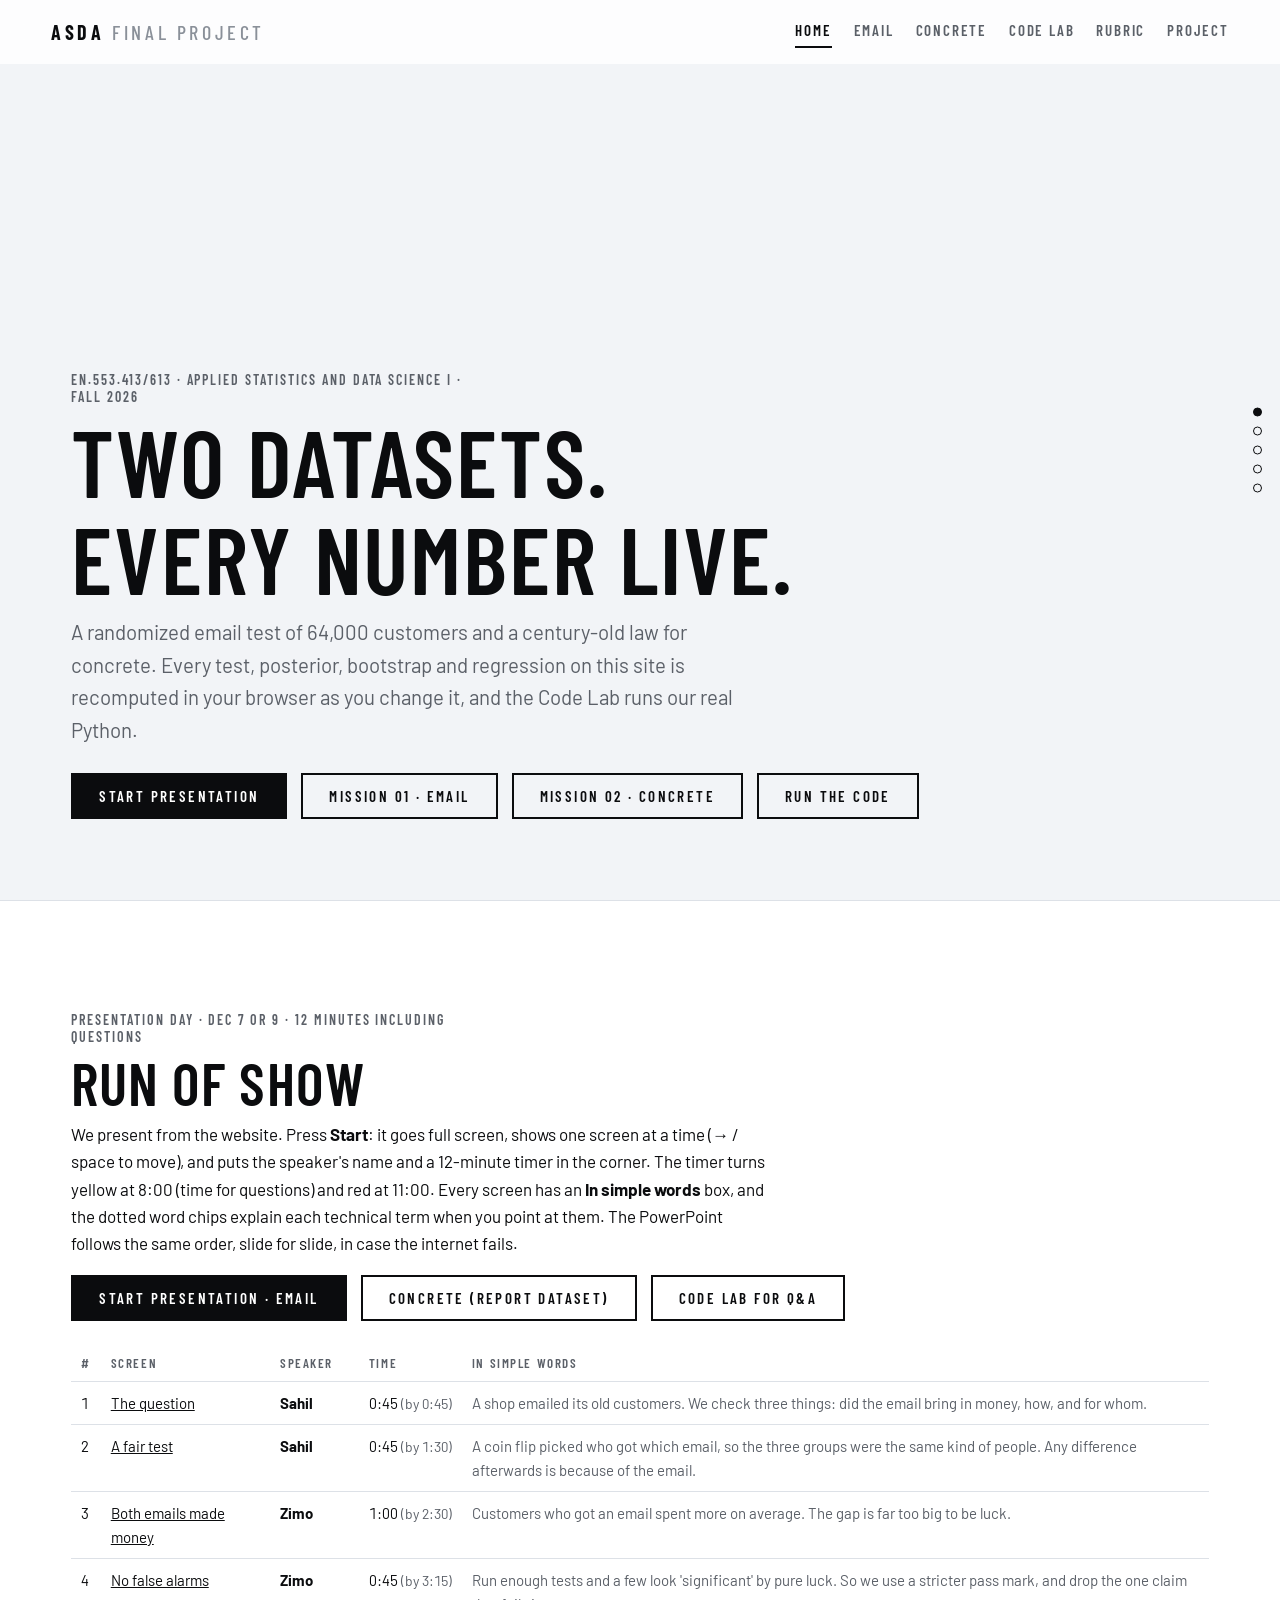
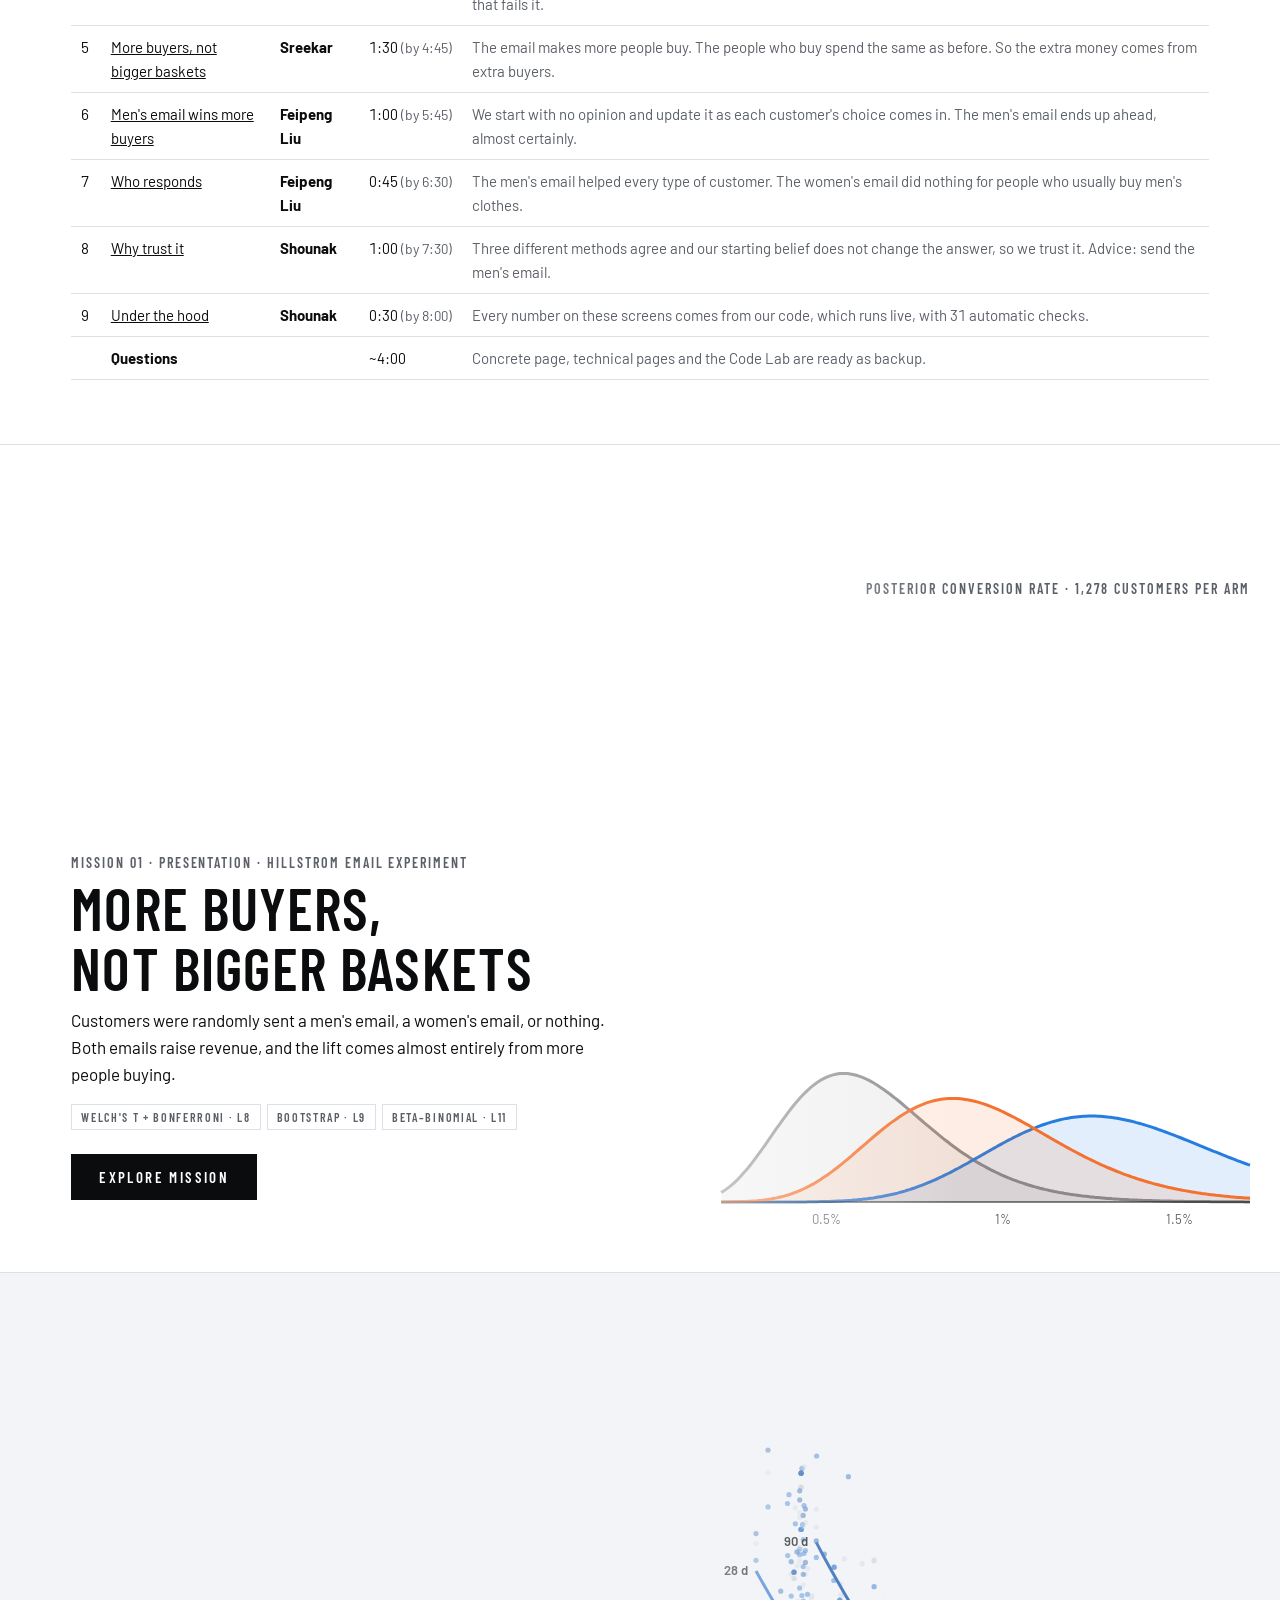
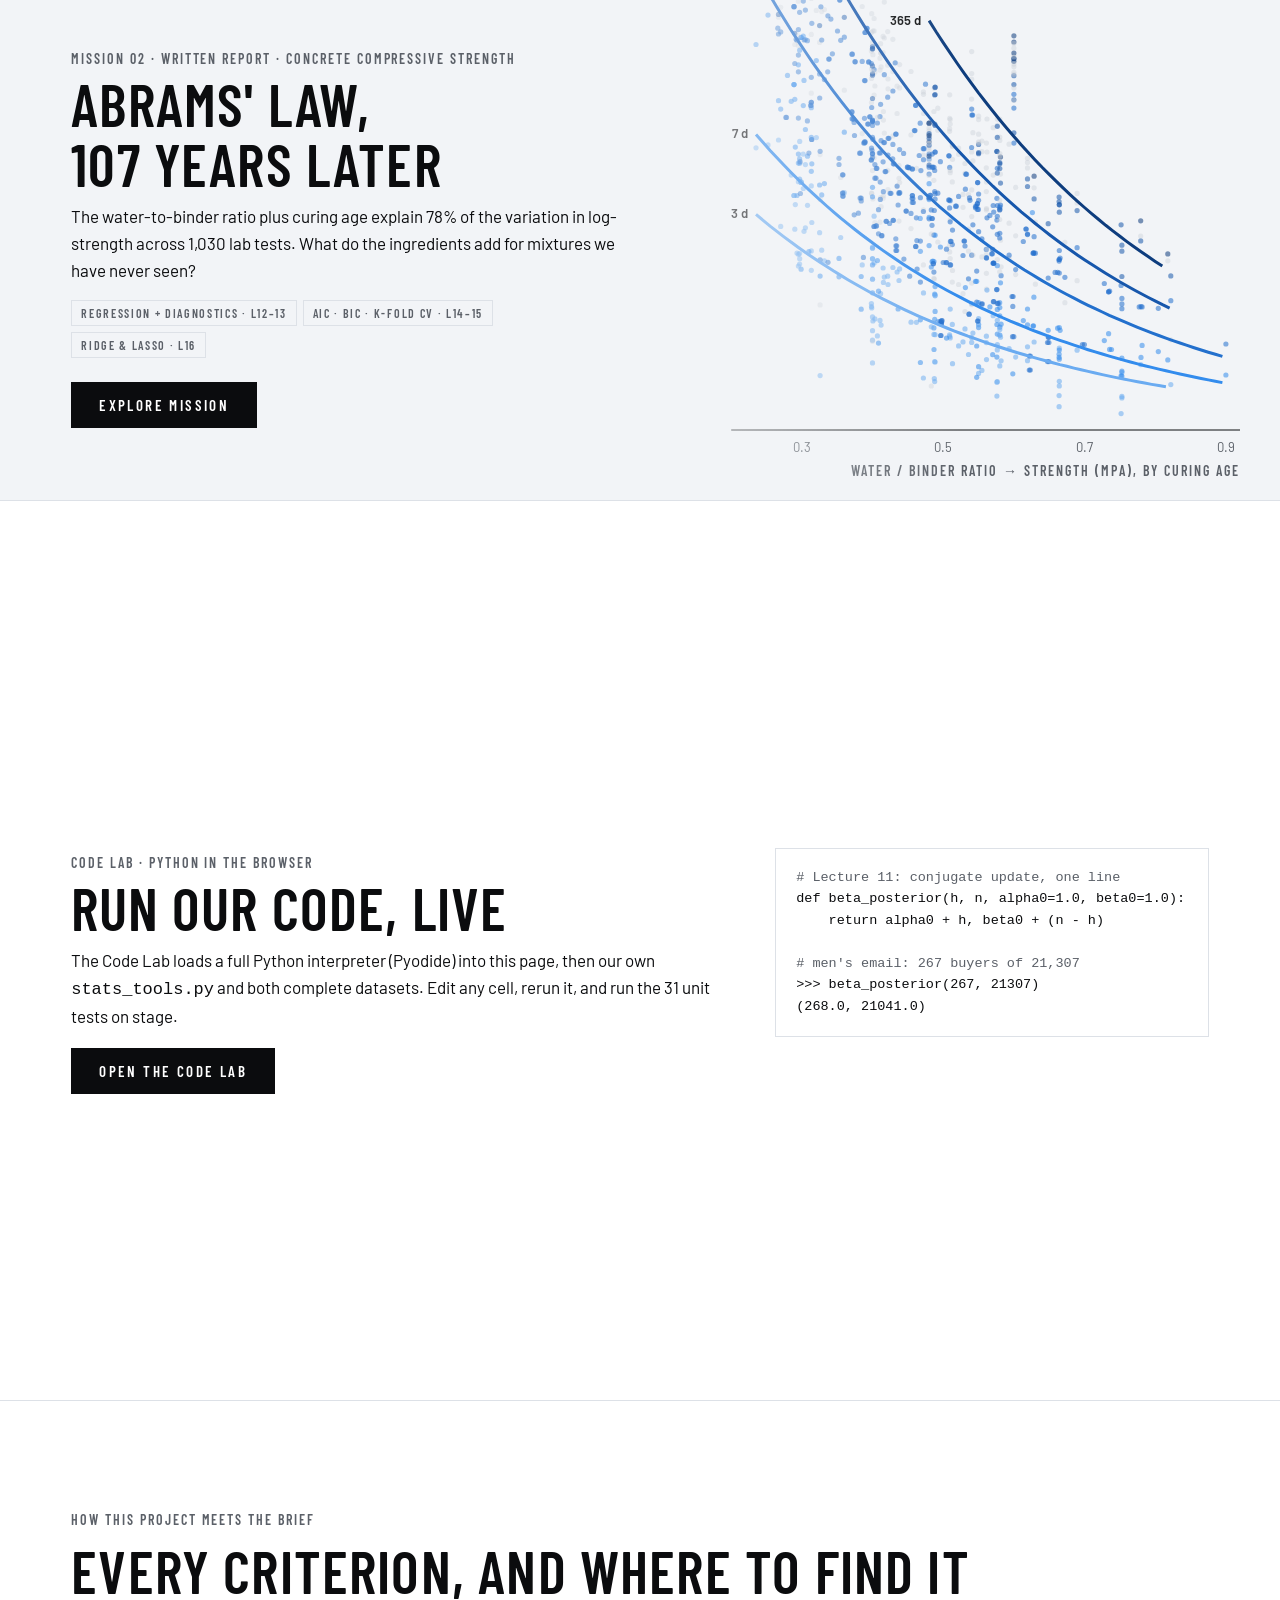
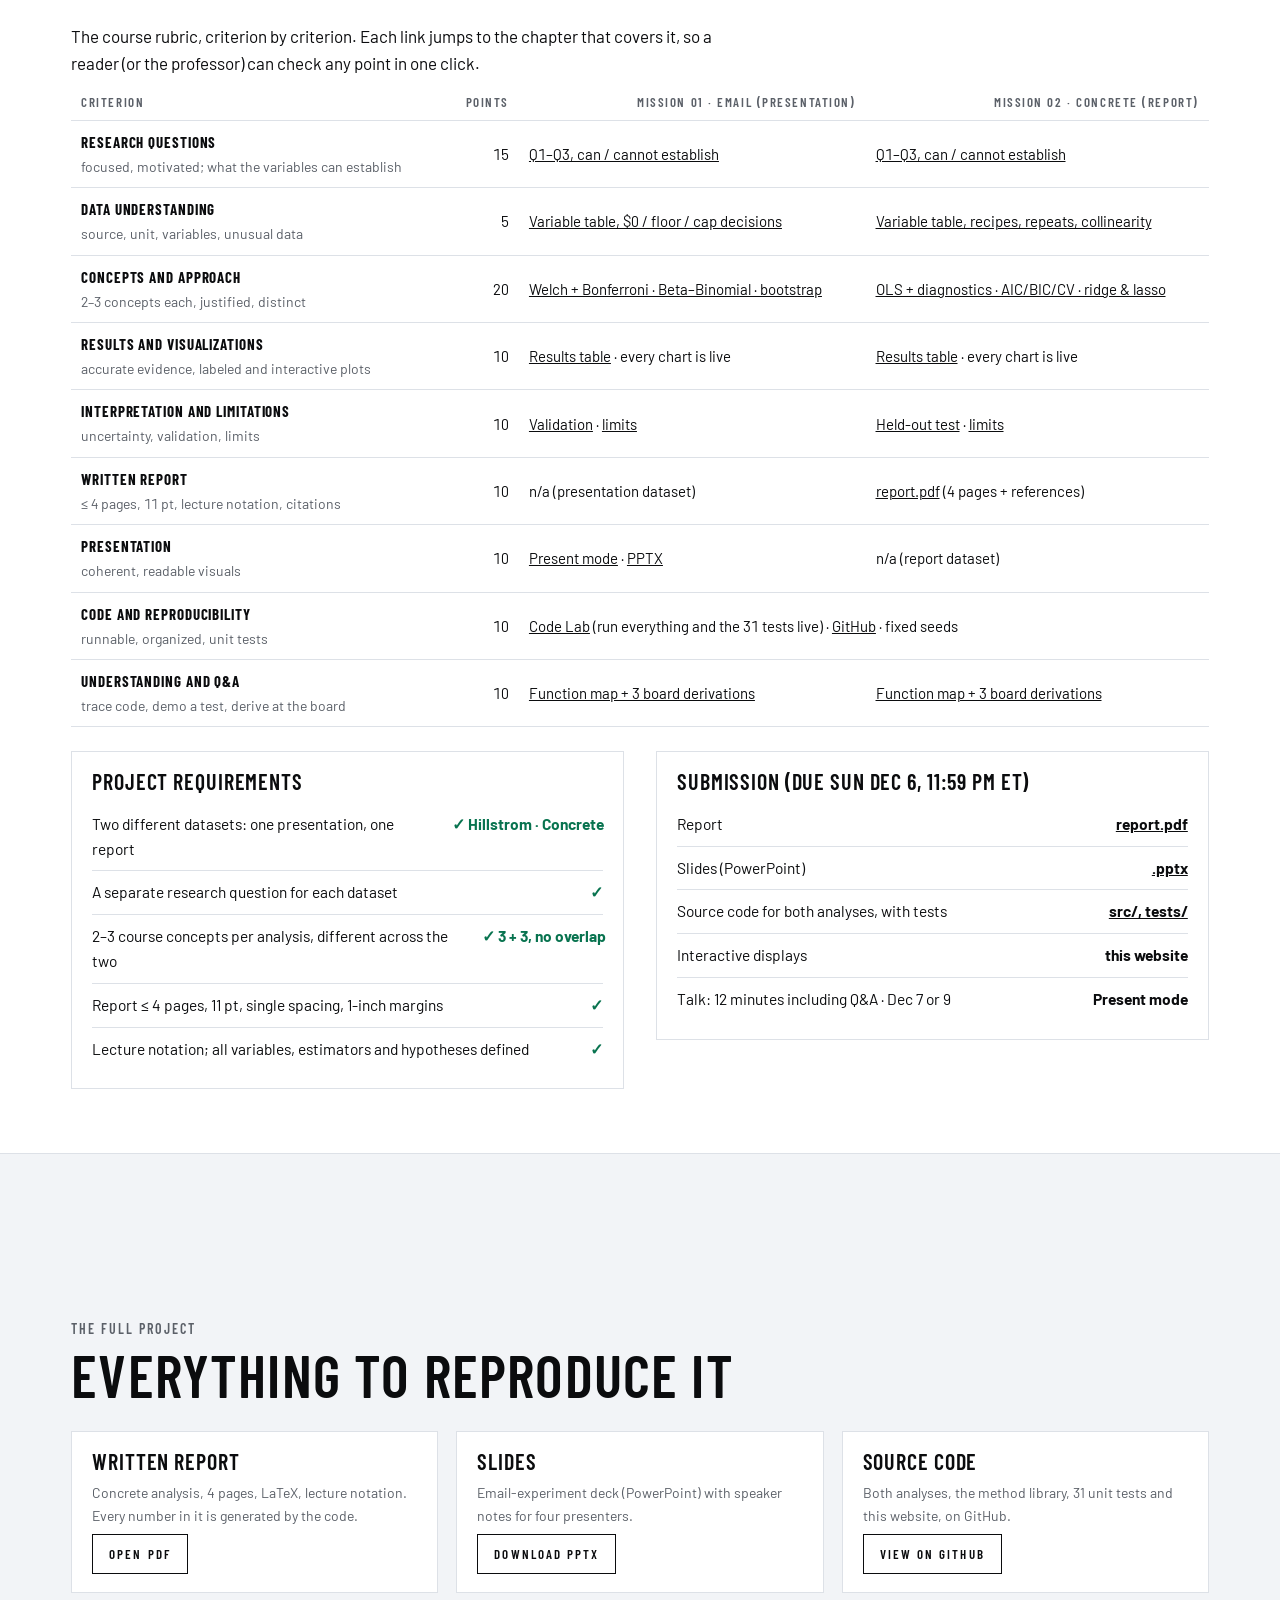
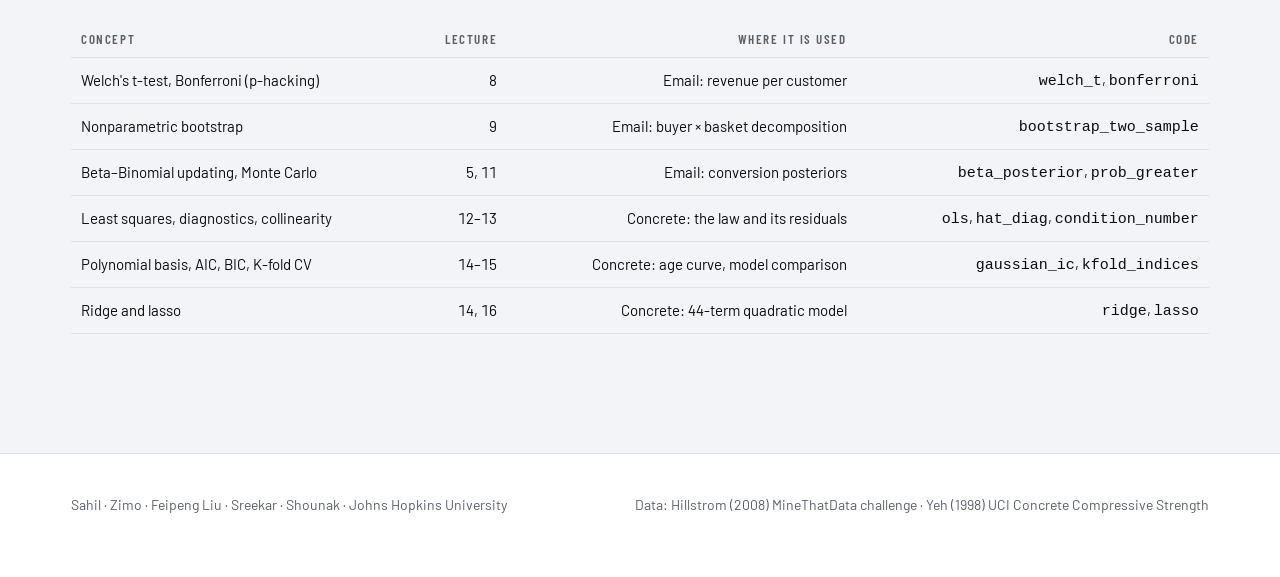
<file: index.html>
<!DOCTYPE html>
<html lang="en">
<head>
<meta charset="utf-8">
<meta name="viewport" content="width=device-width, initial-scale=1">
<title>ASDA Final Project · Live</title>
<meta name="description" content="EN.553.413/613 final project: a randomized email experiment and Abrams' law for concrete, with every statistic computed live in the browser.">
<link rel="icon" href="data:image/svg+xml,%3Csvg xmlns='http://www.w3.org/2000/svg' viewBox='0 0 32 32'%3E%3Crect width='32' height='32' fill='%230b0c0e'/%3E%3Ccircle cx='10' cy='16' r='3' fill='%238c8c8c'/%3E%3Ccircle cx='16' cy='16' r='3' fill='%23257de0'/%3E%3Ccircle cx='22' cy='16' r='3' fill='%23f47230'/%3E%3C/svg%3E">
<link rel="preconnect" href="https://fonts.googleapis.com"><link rel="preconnect" href="https://fonts.gstatic.com" crossorigin>
<link href="https://fonts.googleapis.com/css2?family=Barlow:wght@400;500;600&family=Barlow+Condensed:wght@500;600;700&display=swap" rel="stylesheet">
<link rel="stylesheet" href="assets/css/site.css?v=22">
</head>
<body>
<nav class="nav" aria-label="Main">
  <a class="brand" href="index.html">ASDA <span>Final Project</span></a>
  <div class="links">
    <a href="index.html" aria-current="page">Home</a>
    <a href="email.html">Email</a>
    <a href="concrete.html">Concrete</a>
    <a href="lab.html">Code Lab</a>
    <a href="#rubric">Rubric</a><a href="#project">Project</a>
  </div>
</nav>

<section class="hero" id="top" data-title="Home">
  <canvas id="heroCanvas" aria-hidden="true"></canvas>
  <div class="scrim"></div>
  <div class="wrap">
    <p class="label">EN.553.413/613 · Applied Statistics and Data Science I · Fall 2026</p>
    <h1>Two datasets.<br>Every number live.</h1>
    <p class="lead">A randomized email test of 64,000 customers and a century-old law for concrete. Every test, posterior, bootstrap and regression on this site is recomputed in your browser as you change it, and the Code Lab runs our real Python.</p>
    <div class="cta">
      <a class="btn solid" href="email.html?talk=1">Start presentation</a>
      <a class="btn" href="email.html">Mission 01 · Email</a>
      <a class="btn" href="concrete.html">Mission 02 · Concrete</a>
      <a class="btn" href="lab.html">Run the code</a>
    </div>
  </div>
</section>

<section class="chapter" id="talk" data-title="Presentation day">
  <div class="wrap">
    <p class="label">Presentation day · Dec 7 or 9 · 12 minutes including questions</p>
    <h2>Run of show</h2>
    <p style="max-width:70ch">We present from the website. Press <b>Start</b>: it goes full screen, shows one screen at a time (→ / space to move), and puts the speaker's name and a 12-minute timer in the corner. The timer turns yellow at 8:00 (time for questions) and red at 11:00. Every screen has an <b>In simple words</b> box, and the dotted word chips explain each technical term when you point at them. The PowerPoint follows the same order, slide for slide, in case the internet fails.</p>
    <div class="cta" style="display:flex;flex-wrap:wrap;gap:14px;margin:18px 0 26px"><a class="btn solid" href="email.html?talk=1">Start presentation · Email</a><a class="btn" href="concrete.html?talk=1">Concrete (report dataset)</a><a class="btn" href="lab.html">Code Lab for Q&amp;A</a></div>
    <div class="scroll"><table id="runshow"></table></div>
  </div>
</section>

<section class="mission" id="m1" data-title="Mission 01">
  <div class="bgfig"><svg id="m1svg" style="width:100%;height:100%" aria-hidden="true"></svg></div>
  <div class="scrim" style="background:linear-gradient(90deg,rgba(255,255,255,.96) 0%,rgba(255,255,255,.88) 42%,rgba(255,255,255,0) 75%)"></div>
  <div class="wrap">
    <p class="label">Mission 01 · Presentation · Hillstrom email experiment</p>
    <h2>More buyers,<br>not bigger baskets</h2>
    <p>Customers were randomly sent a men's email, a women's email, or nothing. Both emails raise revenue, and the lift comes almost entirely from more people buying.</p>
    <div class="concepts"><span class="tag">Welch's t + Bonferroni · L8</span><span class="tag">Bootstrap · L9</span><span class="tag">Beta–Binomial · L11</span></div>
    <div class="cta" style="display:flex;gap:14px;margin-top:18px"><a class="btn solid" href="email.html">Explore mission</a></div>
  </div>
</section>

<section class="mission" id="m2" data-title="Mission 02" style="background:var(--steel)">
  <div class="bgfig"><svg id="m2svg" style="width:100%;height:100%" aria-hidden="true"></svg></div>
  <div class="scrim" style="background:linear-gradient(90deg,rgba(242,244,247,.97) 0%,rgba(242,244,247,.88) 42%,rgba(242,244,247,0) 75%)"></div>
  <div class="wrap">
    <p class="label">Mission 02 · Written report · Concrete compressive strength</p>
    <h2>Abrams' law,<br>107 years later</h2>
    <p>The water-to-binder ratio plus curing age explain 78% of the variation in log-strength across 1,030 lab tests. What do the ingredients add for mixtures we have never seen?</p>
    <div class="concepts"><span class="tag">Regression + diagnostics · L12–13</span><span class="tag">AIC · BIC · K-fold CV · L14–15</span><span class="tag">Ridge &amp; lasso · L16</span></div>
    <div class="cta" style="display:flex;gap:14px;margin-top:18px"><a class="btn solid" href="concrete.html">Explore mission</a></div>
  </div>
</section>

<section class="chapter" id="lab" data-title="Code Lab">
  <div class="wrap grid2">
    <div>
      <p class="label">Code Lab · Python in the browser</p>
      <h2>Run our code, live</h2>
      <p>The Code Lab loads a full Python interpreter (Pyodide) into this page, then our own <code>stats_tools.py</code> and both complete datasets. Edit any cell, rerun it, and run the 31 unit tests on stage.</p>
      <div class="cta" style="display:flex;gap:14px;margin-top:18px"><a class="btn solid" href="lab.html">Open the Code Lab</a></div>
    </div>
    <div class="panel" style="font:13.5px/1.6 var(--mono);white-space:pre;overflow-x:auto" aria-label="Code sample"><span class="muted"># Lecture 11: conjugate update, one line</span>
def beta_posterior(h, n, alpha0=1.0, beta0=1.0):
    return alpha0 + h, beta0 + (n - h)

<span class="muted"># men's email: 267 buyers of 21,307</span>
&gt;&gt;&gt; beta_posterior(267, 21307)
(268.0, 21041.0)</div>
  </div>
</section>

<section class="chapter" id="rubric" data-title="Rubric map">
  <div class="wrap">
    <header><p class="label">How this project meets the brief</p><h2>Every criterion, and where to find it</h2></header>
    <p>The course rubric, criterion by criterion. Each link jumps to the chapter that covers it, so a reader (or the professor) can check any point in one click.</p>
    <div class="scroll"><table class="rubmap">
      <tr><th>Criterion</th><th>Points</th><th>Mission 01 · Email (presentation)</th><th>Mission 02 · Concrete (report)</th></tr>
      <tr><td><b>Research questions</b><br><span class="note">focused, motivated; what the variables can establish</span></td><td>15</td><td><a href="email-technical.html#rq">Q1–Q3, can / cannot establish</a></td><td><a href="concrete-technical.html#rq">Q1–Q3, can / cannot establish</a></td></tr>
      <tr><td><b>Data understanding</b><br><span class="note">source, unit, variables, unusual data</span></td><td>5</td><td><a href="email-technical.html#data">Variable table, $0 / floor / cap decisions</a></td><td><a href="concrete-technical.html#data">Variable table, recipes, repeats, collinearity</a></td></tr>
      <tr><td><b>Concepts and approach</b><br><span class="note">2–3 concepts each, justified, distinct</span></td><td>20</td><td><a href="email-technical.html#approach">Welch + Bonferroni · Beta–Binomial · bootstrap</a></td><td><a href="concrete-technical.html#approach">OLS + diagnostics · AIC/BIC/CV · ridge &amp; lasso</a></td></tr>
      <tr><td><b>Results and visualizations</b><br><span class="note">accurate evidence, labeled and interactive plots</span></td><td>10</td><td><a href="email-technical.html#results">Results table</a> · every chart is live</td><td><a href="concrete-technical.html#results">Results table</a> · every chart is live</td></tr>
      <tr><td><b>Interpretation and limitations</b><br><span class="note">uncertainty, validation, limits</span></td><td>10</td><td><a href="email-technical.html#check">Validation</a> · <a href="email-technical.html#end">limits</a></td><td><a href="concrete-technical.html#compare">Held-out test</a> · <a href="concrete-technical.html#end">limits</a></td></tr>
      <tr><td><b>Written report</b><br><span class="note">≤ 4 pages, 11 pt, lecture notation, citations</span></td><td>10</td><td>n/a (presentation dataset)</td><td><a href="report/report.pdf">report.pdf</a> (4 pages + references)</td></tr>
      <tr><td><b>Presentation</b><br><span class="note">coherent, readable visuals</span></td><td>10</td><td><a href="email.html">Present mode</a> · <a href="slides/Hillstrom_Presentation.pptx">PPTX</a></td><td>n/a (report dataset)</td></tr>
      <tr><td><b>Code and reproducibility</b><br><span class="note">runnable, organized, unit tests</span></td><td>10</td><td colspan="2"><a href="lab.html">Code Lab</a> (run everything and the 31 tests live) · <a href="https://github.com/sahiljangra12/asda-final-project">GitHub</a> · fixed seeds</td></tr>
      <tr><td><b>Understanding and Q&amp;A</b><br><span class="note">trace code, demo a test, derive at the board</span></td><td>10</td><td><a href="email-technical.html#code">Function map + 3 board derivations</a></td><td><a href="concrete-technical.html#code">Function map + 3 board derivations</a></td></tr>
    </table></div>
    <div class="grid2 even" style="margin-top:24px">
      <div class="panel"><h3>Project requirements</h3>
        <div class="kv"><span>Two different datasets: one presentation, one report</span><b class="pill-ok">✓ Hillstrom · Concrete</b></div>
        <div class="kv"><span>A separate research question for each dataset</span><b class="pill-ok">✓</b></div>
        <div class="kv"><span>2–3 course concepts per analysis, different across the two</span><b class="pill-ok">✓ 3 + 3, no overlap</b></div>
        <div class="kv"><span>Report ≤ 4 pages, 11 pt, single spacing, 1-inch margins</span><b class="pill-ok">✓</b></div>
        <div class="kv"><span>Lecture notation; all variables, estimators and hypotheses defined</span><b class="pill-ok">✓</b></div></div>
      <div class="panel"><h3>Submission (due Sun Dec 6, 11:59 PM ET)</h3>
        <div class="kv"><span>Report</span><b><a href="report/report.pdf">report.pdf</a></b></div>
        <div class="kv"><span>Slides (PowerPoint)</span><b><a href="slides/Hillstrom_Presentation.pptx">.pptx</a></b></div>
        <div class="kv"><span>Source code for both analyses, with tests</span><b><a href="https://github.com/sahiljangra12/asda-final-project">src/, tests/</a></b></div>
        <div class="kv"><span>Interactive displays</span><b>this website</b></div>
        <div class="kv"><span>Talk: 12 minutes including Q&amp;A · Dec 7 or 9</span><b>Present mode</b></div></div>
    </div>
  </div>
</section>

<section class="chapter alt" id="project" data-title="Project">
  <div class="wrap">
    <p class="label">The full project</p>
    <h2>Everything to reproduce it</h2>
    <div class="grid3" style="margin-top:26px">
      <div class="panel"><h3>Written report</h3><p class="small muted">Concrete analysis, 4 pages, LaTeX, lecture notation. Every number in it is generated by the code.</p><a class="btn sm" href="report/report.pdf">Open PDF</a></div>
      <div class="panel"><h3>Slides</h3><p class="small muted">Email-experiment deck (PowerPoint) with speaker notes for four presenters.</p><a class="btn sm" href="slides/Hillstrom_Presentation.pptx">Download PPTX</a></div>
      <div class="panel"><h3>Source code</h3><p class="small muted">Both analyses, the method library, 31 unit tests and this website, on GitHub.</p><a class="btn sm" href="https://github.com/sahiljangra12/asda-final-project">View on GitHub</a></div>
    </div>
    <div class="scroll" style="margin-top:30px">
      <table>
        <tr><th>Concept</th><th>Lecture</th><th>Where it is used</th><th>Code</th></tr>
        <tr><td>Welch's t-test, Bonferroni (p-hacking)</td><td>8</td><td>Email: revenue per customer</td><td><code>welch_t</code>, <code>bonferroni</code></td></tr>
        <tr><td>Nonparametric bootstrap</td><td>9</td><td>Email: buyer × basket decomposition</td><td><code>bootstrap_two_sample</code></td></tr>
        <tr><td>Beta–Binomial updating, Monte Carlo</td><td>5, 11</td><td>Email: conversion posteriors</td><td><code>beta_posterior</code>, <code>prob_greater</code></td></tr>
        <tr><td>Least squares, diagnostics, collinearity</td><td>12–13</td><td>Concrete: the law and its residuals</td><td><code>ols</code>, <code>hat_diag</code>, <code>condition_number</code></td></tr>
        <tr><td>Polynomial basis, AIC, BIC, K-fold CV</td><td>14–15</td><td>Concrete: age curve, model comparison</td><td><code>gaussian_ic</code>, <code>kfold_indices</code></td></tr>
        <tr><td>Ridge and lasso</td><td>14, 16</td><td>Concrete: 44-term quadratic model</td><td><code>ridge</code>, <code>lasso</code></td></tr>
      </table>
    </div>
  </div>
</section>

<footer class="site"><div class="wrap">
  <span>Sahil · Zimo · Feipeng Liu · Sreekar · Shounak · Johns Hopkins University</span>
  <span>Data: Hillstrom (2008) MineThatData challenge · Yeh (1998) UCI Concrete Compressive Strength</span>
</div></footer>

<script src="assets/js/core.js?v=22"></script>
<script src="assets/js/home.js?v=22"></script>
<script src="assets/js/talk.js?v=22"></script>
<script defer src="https://sahiljangra12.github.io/ask/ask.js" data-site="ASDA Final Project" data-claude="on"></script>
</body>
</html>
</file>
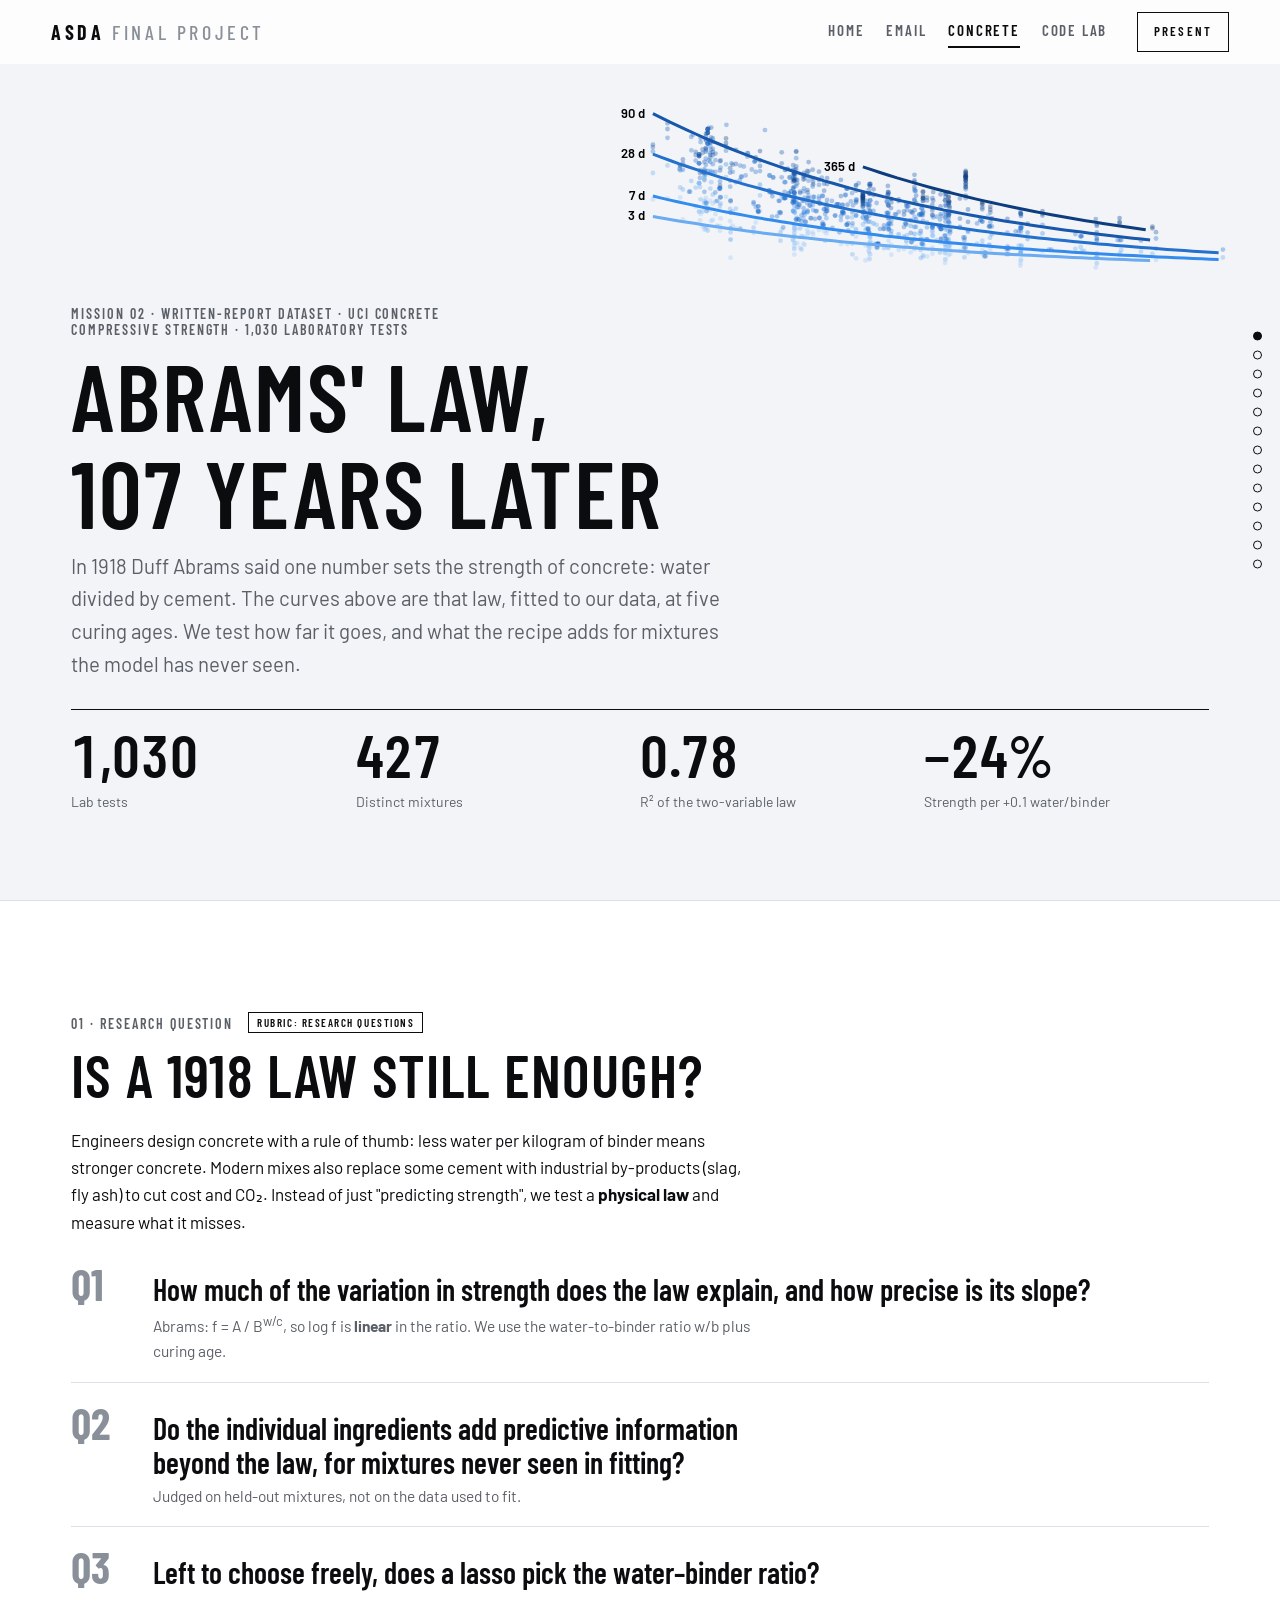
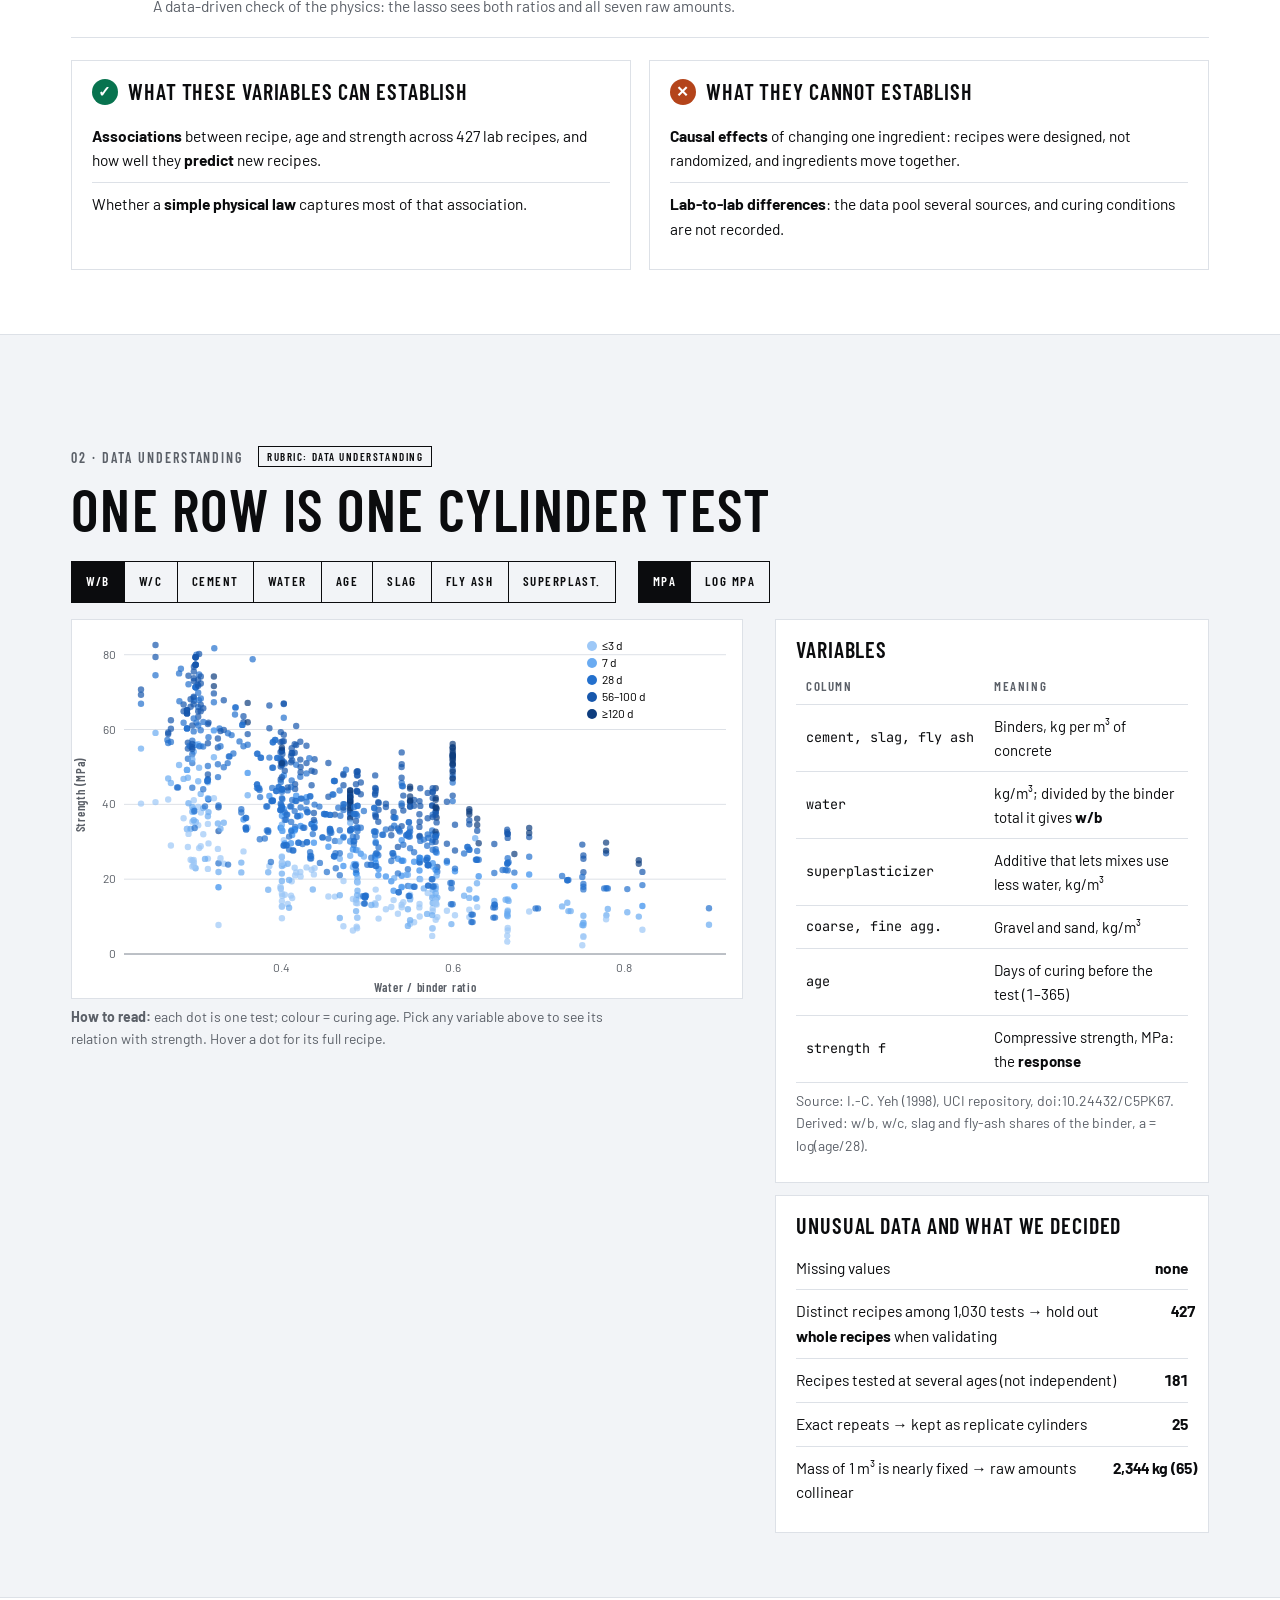
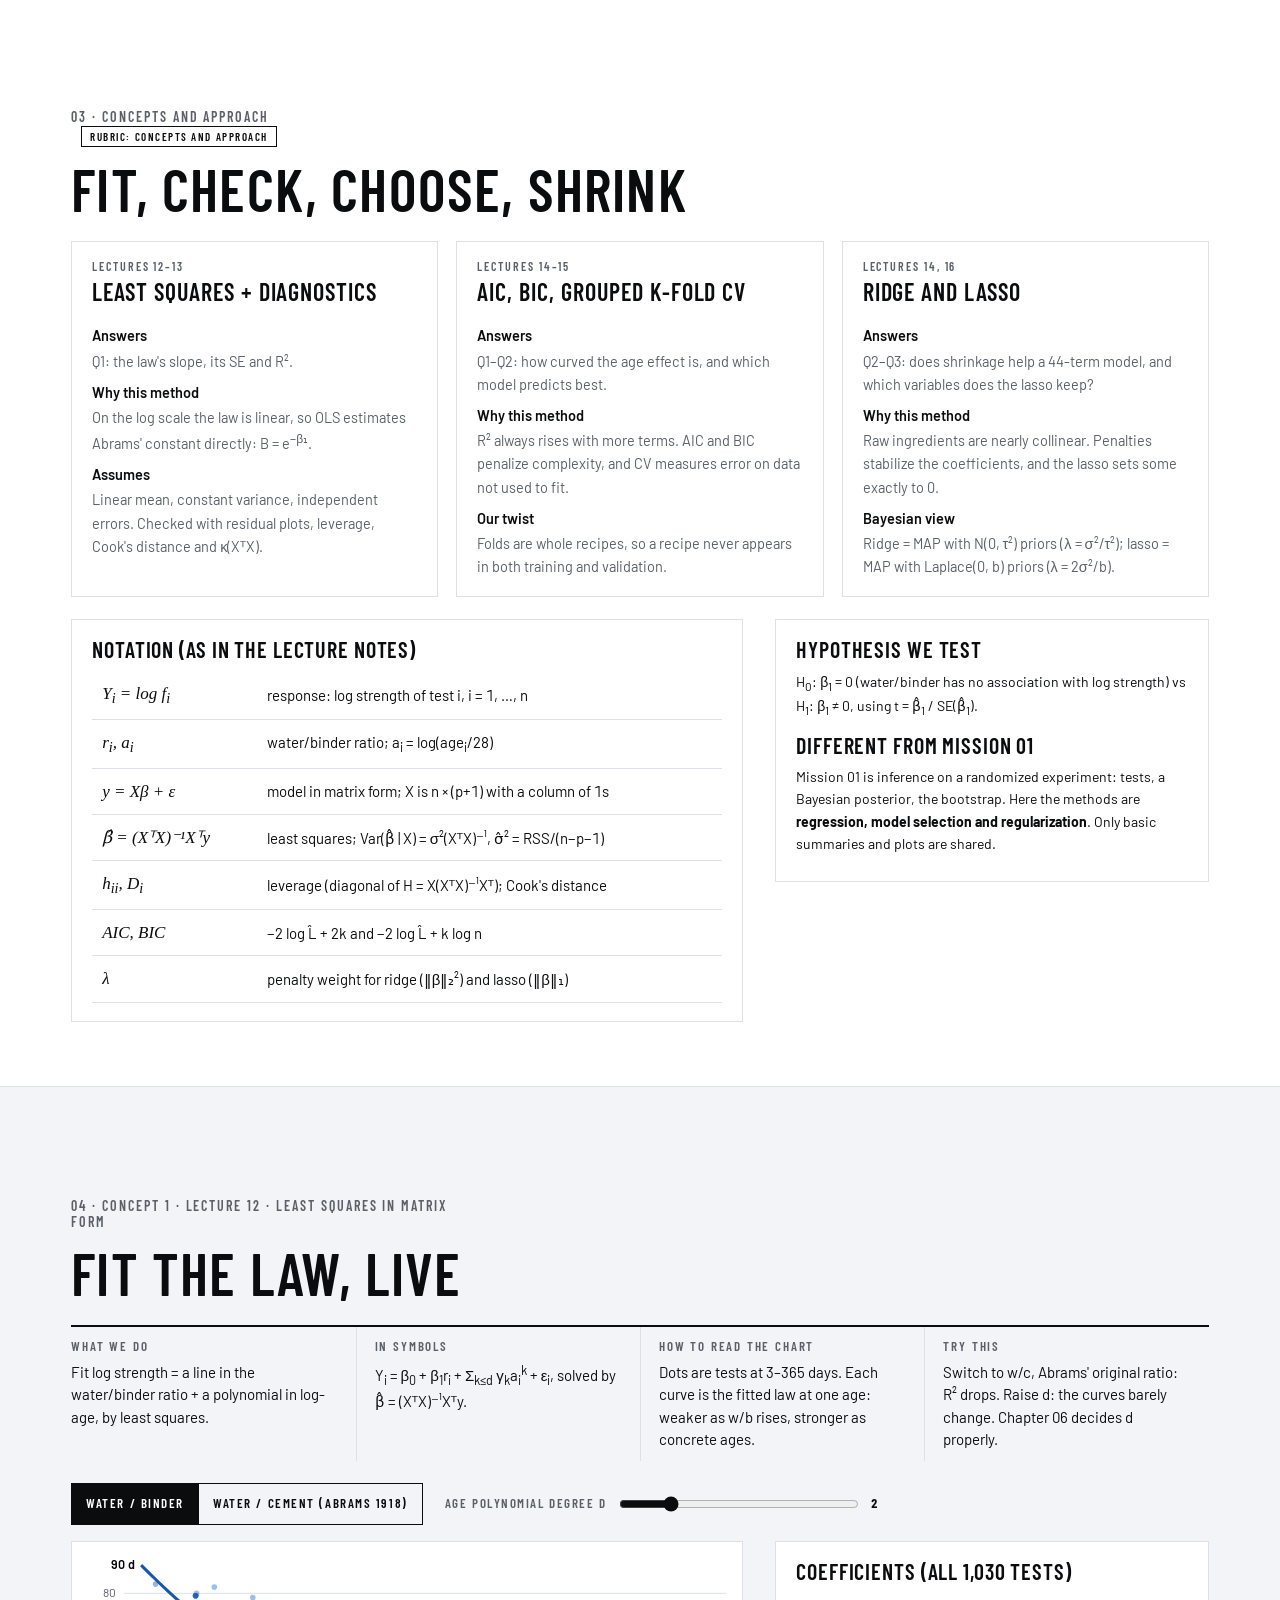
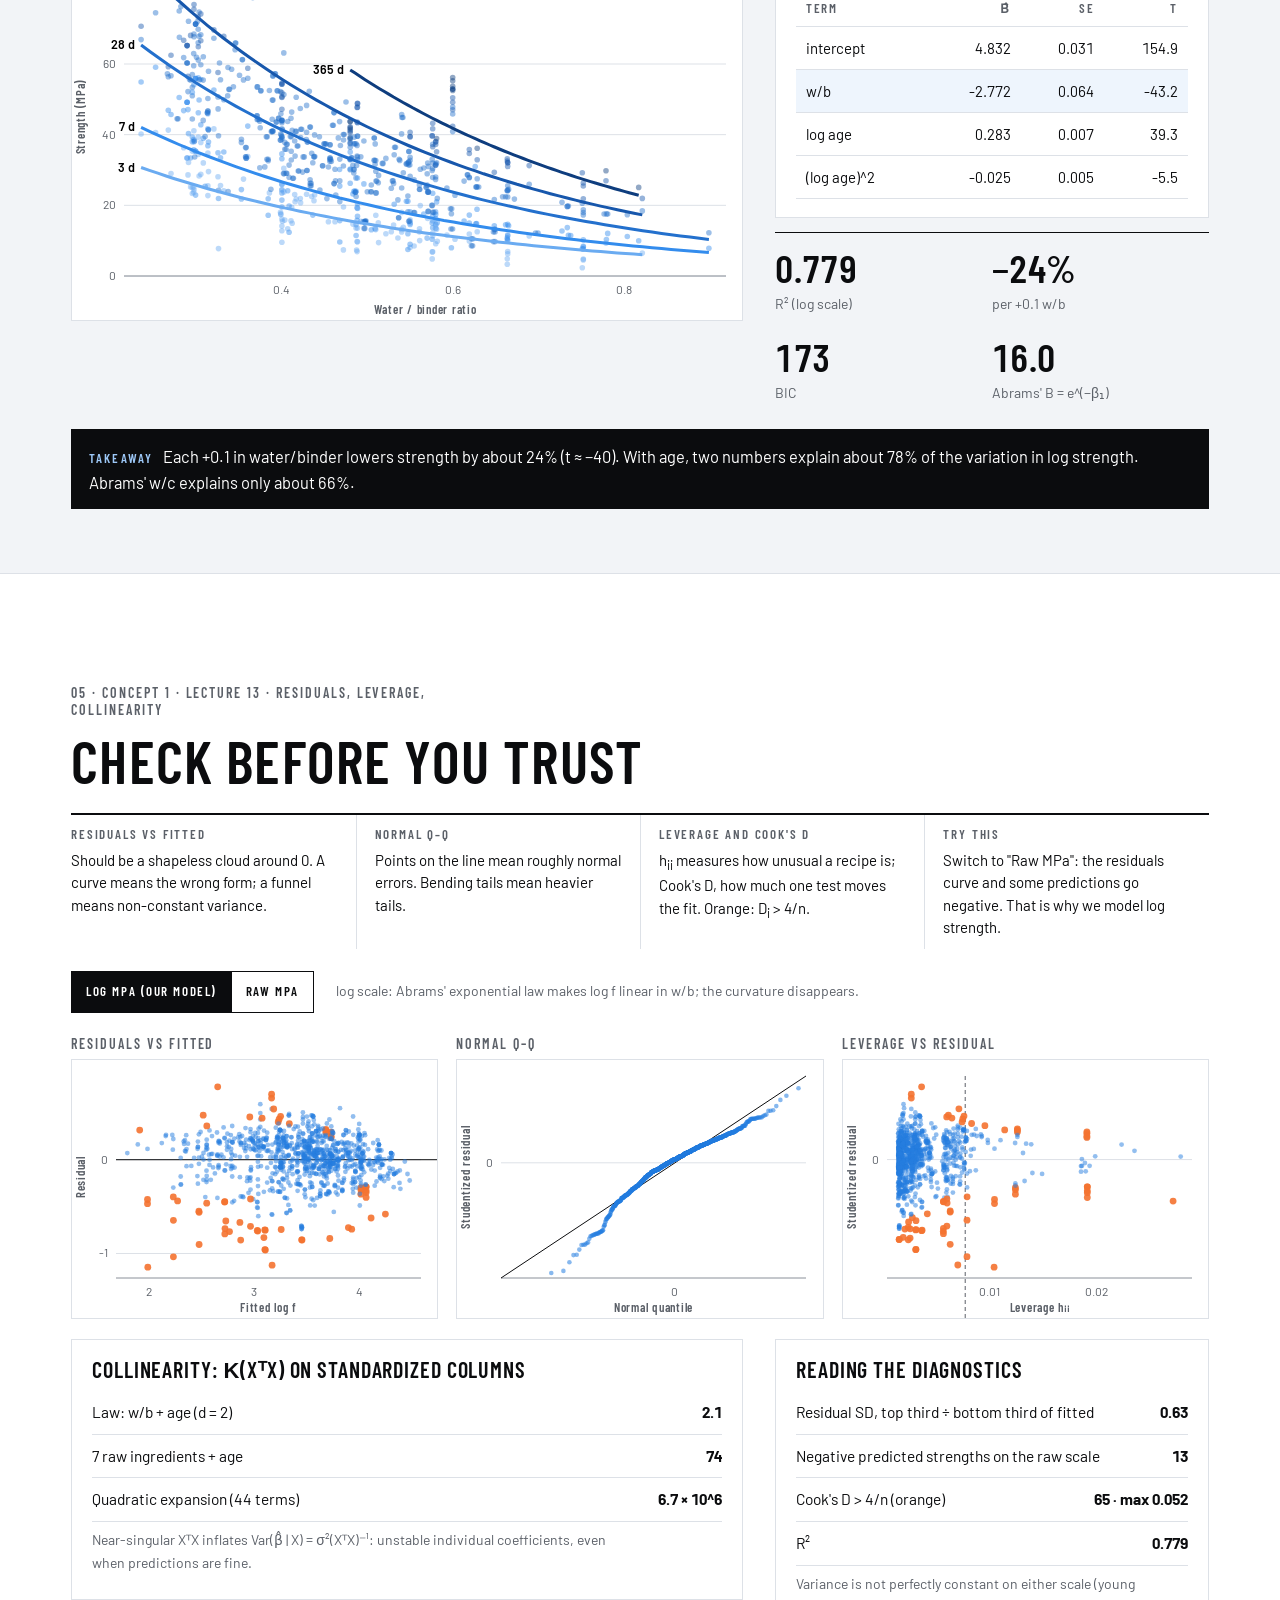
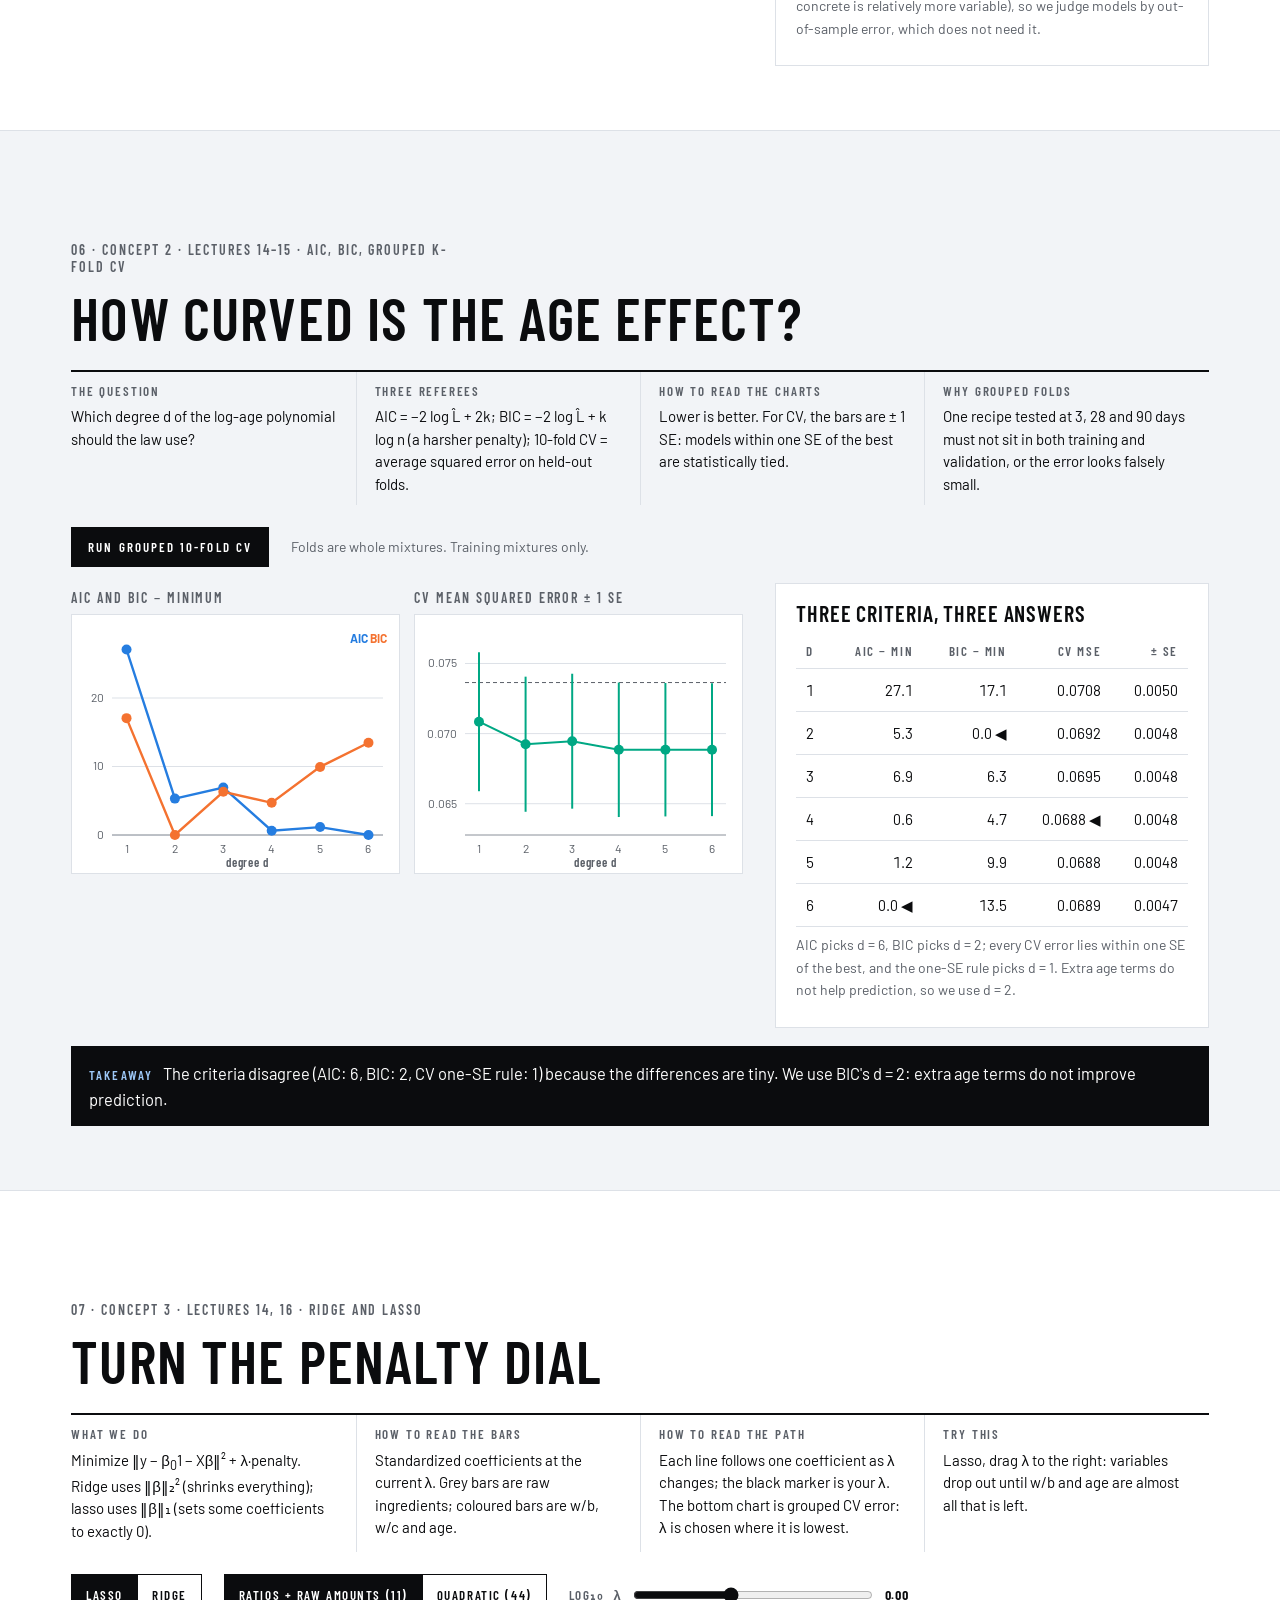
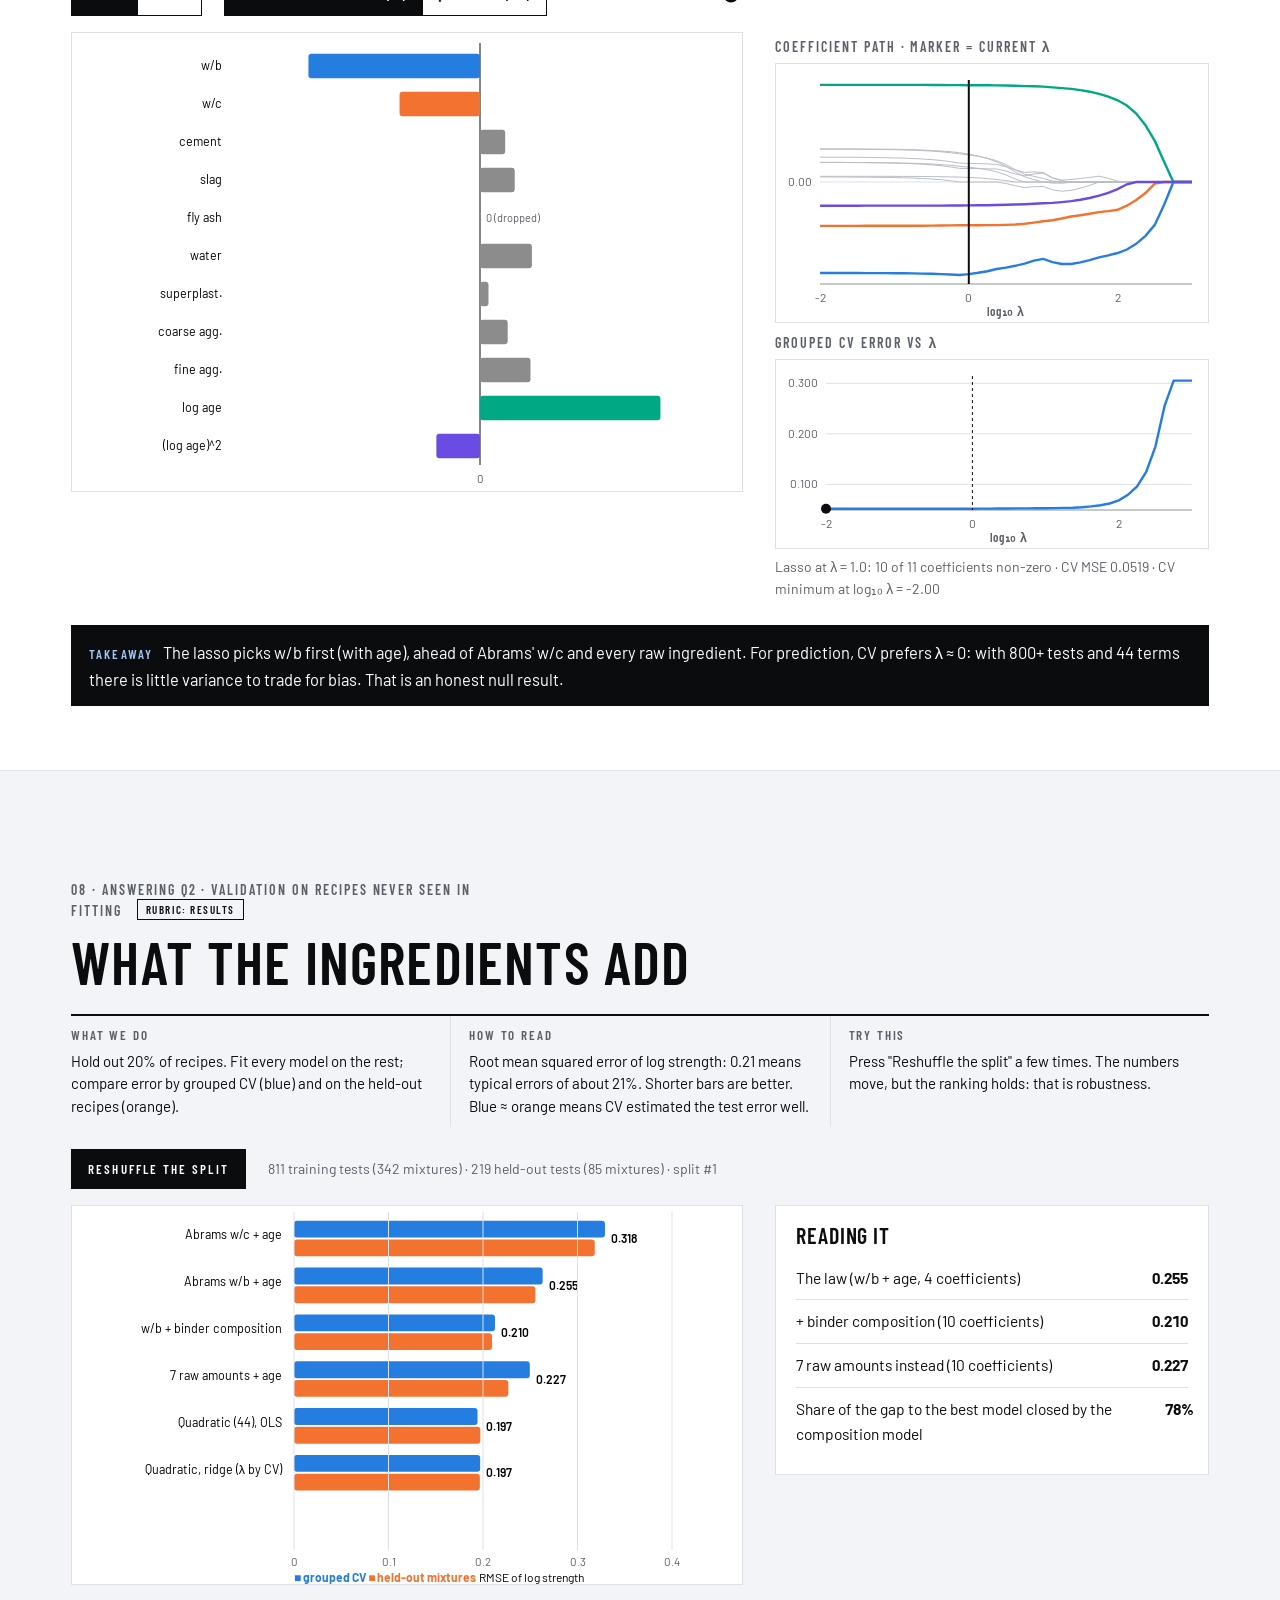
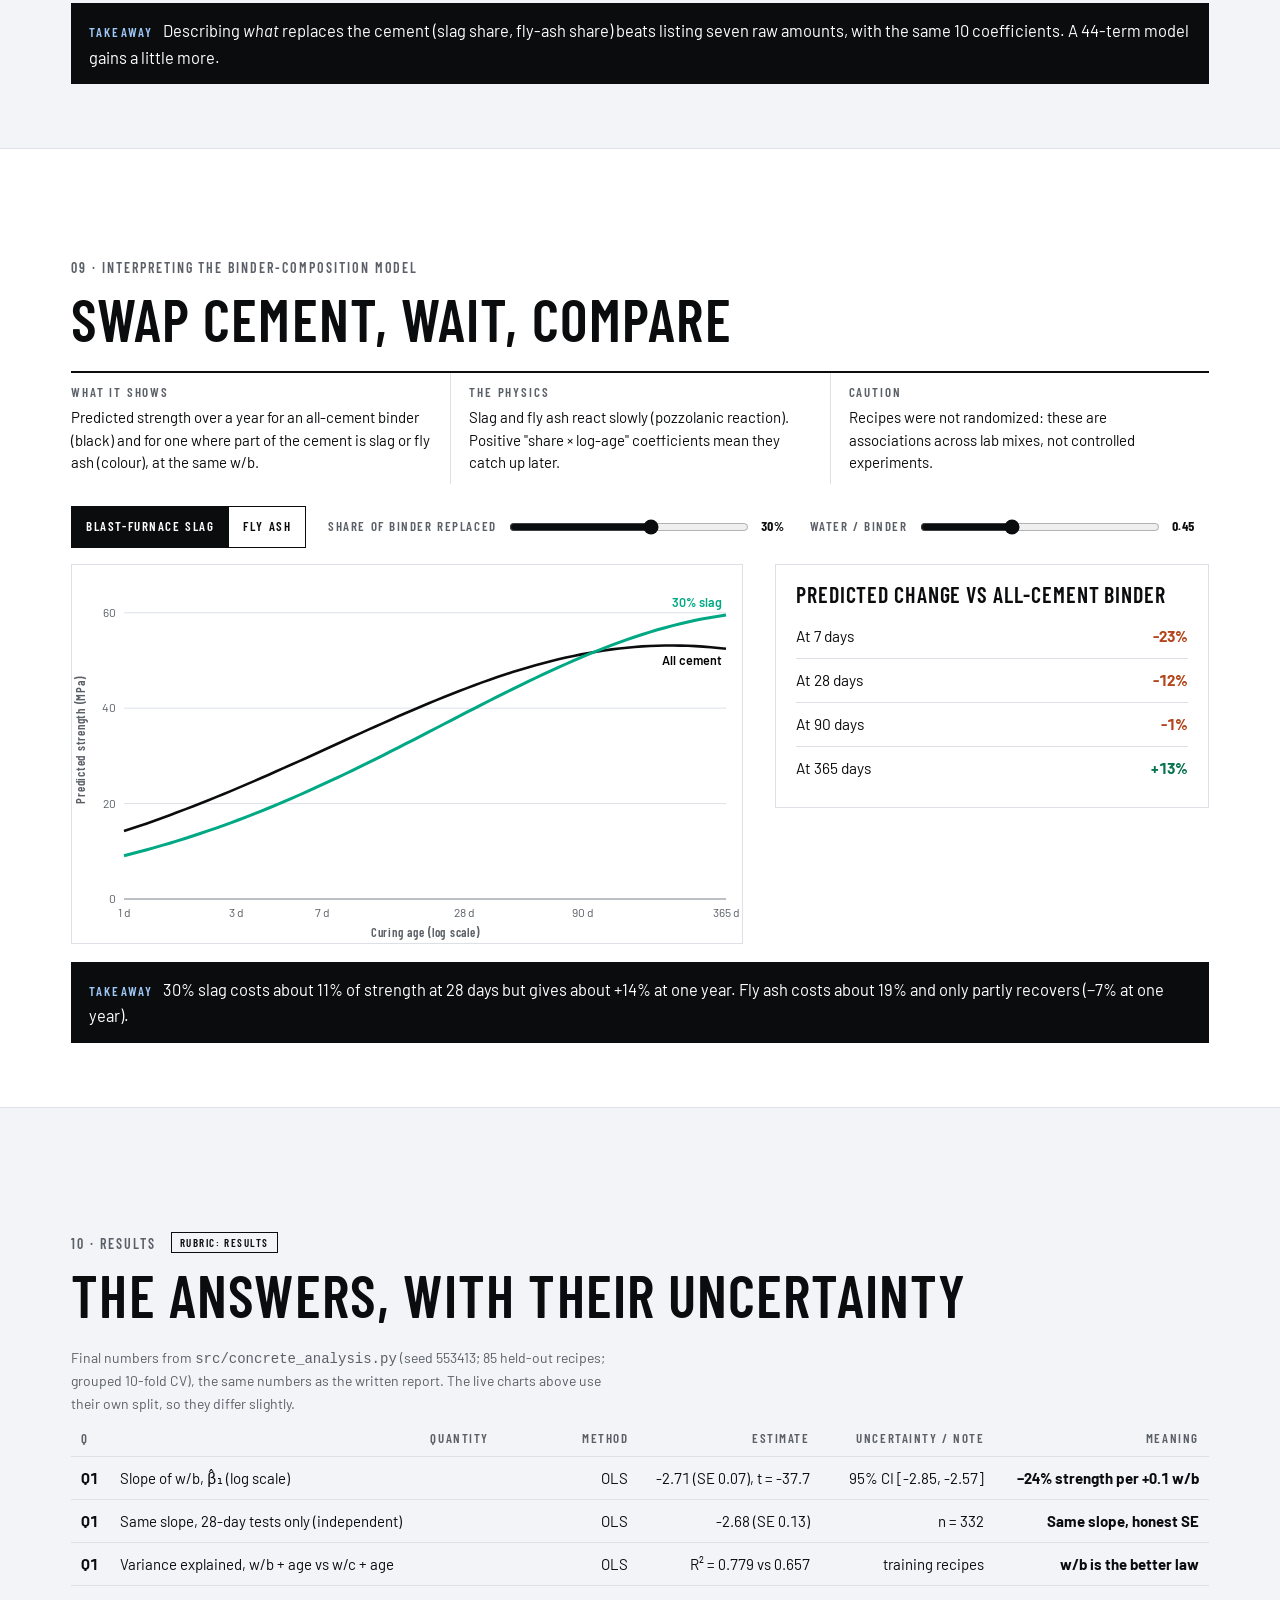
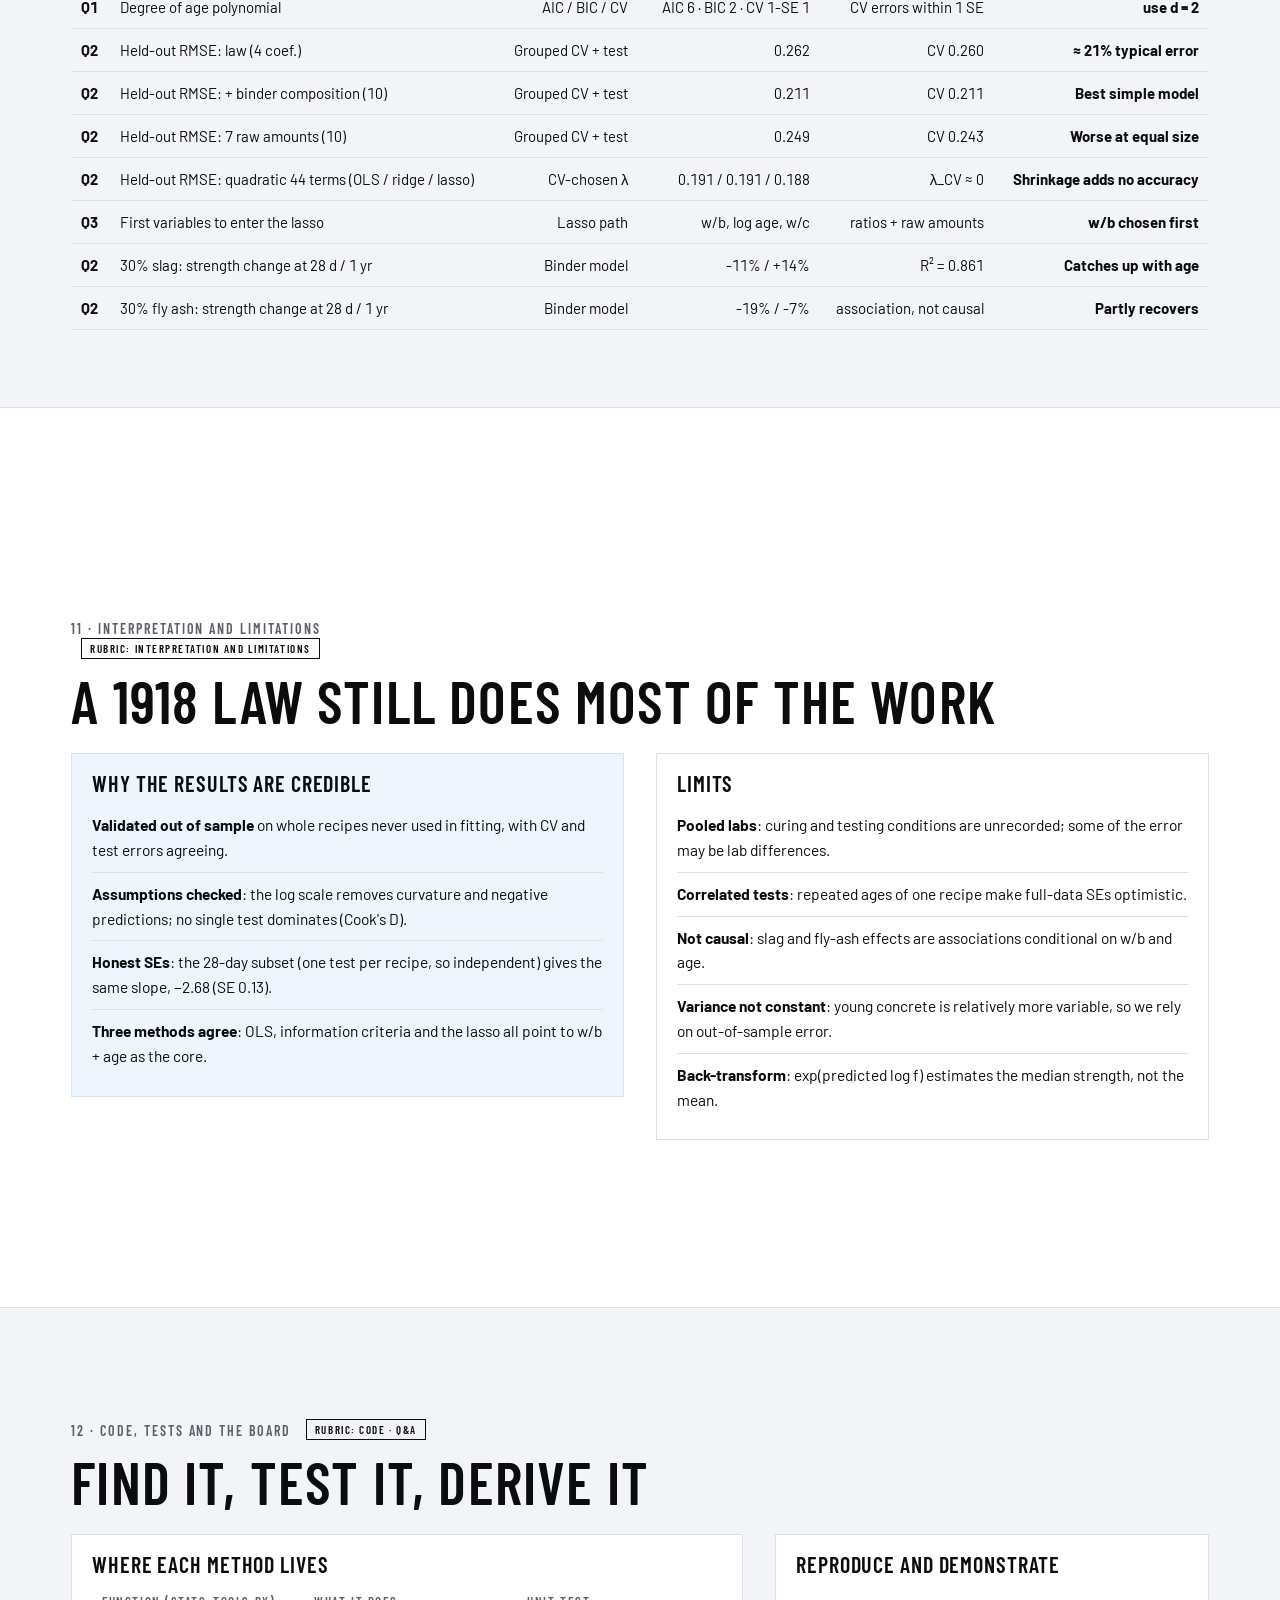
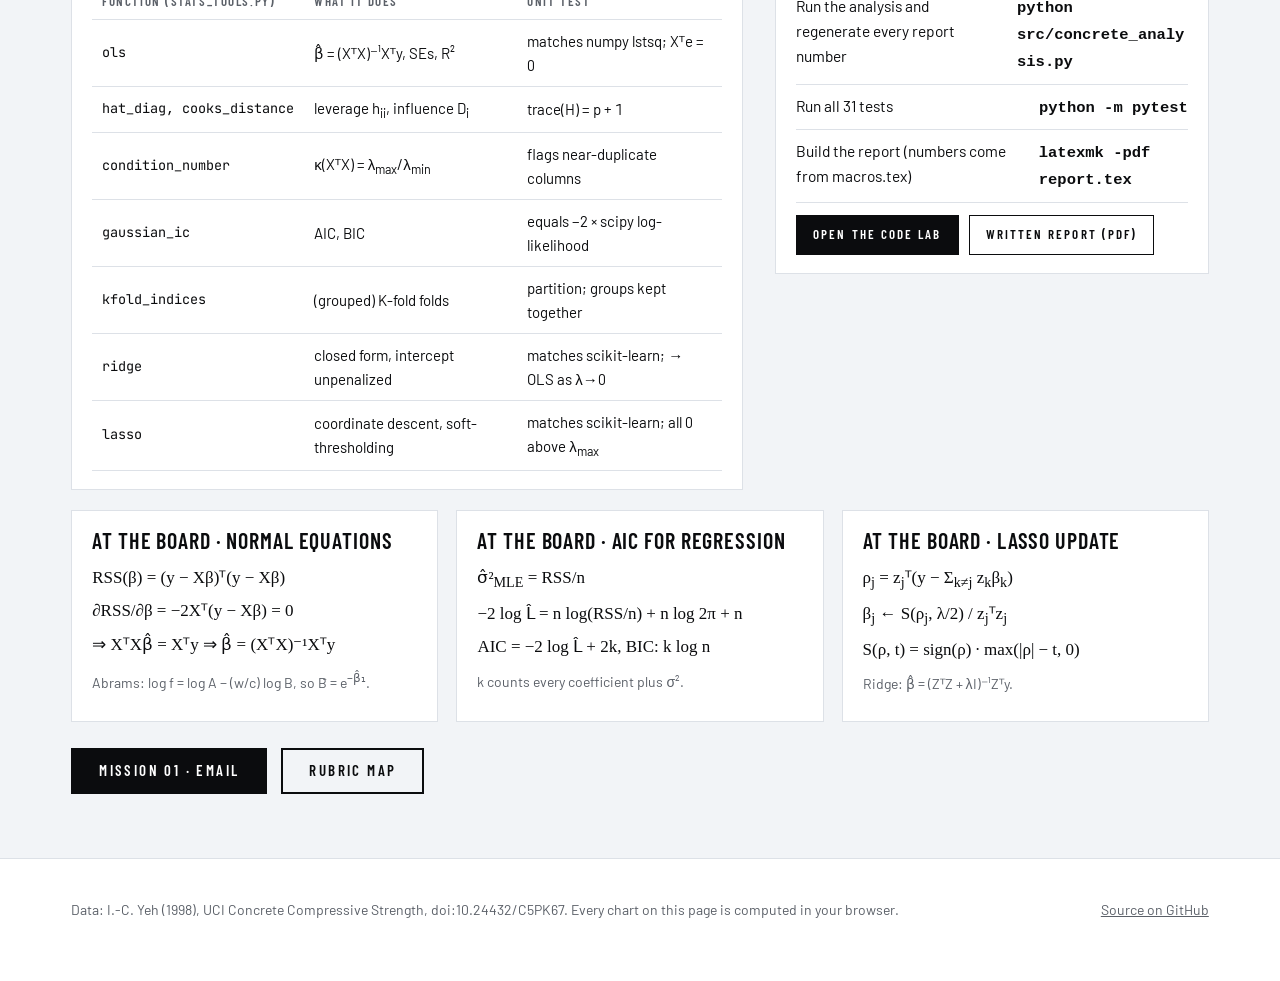
<file: concrete-technical.html>
<!DOCTYPE html>
<html lang="en">
<head>
<meta charset="utf-8">
<meta name="viewport" content="width=device-width, initial-scale=1">
<title>Mission 02 · Concrete strength</title>
<link rel="icon" href="data:image/svg+xml,%3Csvg xmlns='http://www.w3.org/2000/svg' viewBox='0 0 32 32'%3E%3Crect width='32' height='32' fill='%230b0c0e'/%3E%3Ccircle cx='10' cy='16' r='3' fill='%238c8c8c'/%3E%3Ccircle cx='16' cy='16' r='3' fill='%23257de0'/%3E%3Ccircle cx='22' cy='16' r='3' fill='%23f47230'/%3E%3C/svg%3E">
<link rel="preconnect" href="https://fonts.googleapis.com"><link rel="preconnect" href="https://fonts.gstatic.com" crossorigin>
<link href="https://fonts.googleapis.com/css2?family=Barlow:wght@400;500;600&family=Barlow+Condensed:wght@500;600;700&family=JetBrains+Mono:wght@400&display=swap" rel="stylesheet">
<link rel="stylesheet" href="assets/css/site.css?v=1795748352">
</head>
<body>
<nav class="nav" aria-label="Main">
  <a class="brand" href="index.html">ASDA <span>Final Project</span></a>
  <div class="links"><a href="index.html">Home</a><a href="email.html">Email</a><a href="concrete.html" aria-current="page">Concrete</a><a href="lab.html">Code Lab</a></div>
  <button class="btn sm present-btn" type="button">Present</button>
</nav>

<section class="hero" id="intro" data-title="Mission 02">
  <svg class="bg" id="heroCurves" aria-hidden="true"></svg>
  <div class="scrim"></div>
  <div class="wrap">
    <p class="label">Mission 02 · Written-report dataset · UCI Concrete Compressive Strength · 1,030 laboratory tests</p>
    <h1>Abrams' law,<br>107 years later</h1>
    <p class="lead">In 1918 Duff Abrams said one number sets the strength of concrete: water divided by cement. The curves above are that law, fitted to our data, at five curing ages. We test how far it goes, and what the recipe adds for mixtures the model has never seen.</p>
    <div class="stats" id="heroStats"></div>
  </div>
</section>

<!-- ============ 01 RESEARCH QUESTION ============ -->
<section class="chapter" id="rq" data-title="Research question">
  <div class="wrap">
    <header><p class="label">01 · Research question <span class="rub">Rubric: research questions</span></p><h2>Is a 1918 law still enough?</h2></header>
    <p>Engineers design concrete with a rule of thumb: less water per kilogram of binder means stronger concrete. Modern mixes also replace some cement with industrial by-products (slag, fly ash) to cut cost and CO₂. Instead of just "predicting strength", we test a <b>physical law</b> and measure what it misses.</p>
    <div class="rq"><span class="n">Q1</span><div><h3>How much of the variation in strength does the law explain, and how precise is its slope?</h3><p>Abrams: f = A / B<sup>w/c</sup>, so log f is <b>linear</b> in the ratio. We use the water-to-binder ratio w/b plus curing age.</p></div></div>
    <div class="rq"><span class="n">Q2</span><div><h3>Do the individual ingredients add predictive information beyond the law, for mixtures never seen in fitting?</h3><p>Judged on held-out mixtures, not on the data used to fit.</p></div></div>
    <div class="rq"><span class="n">Q3</span><div><h3>Left to choose freely, does a lasso pick the water–binder ratio?</h3><p>A data-driven check of the physics: the lasso sees both ratios and all seven raw amounts.</p></div></div>
    <div class="can">
      <div class="panel"><h3><span class="ok-i">✓</span>What these variables can establish</h3>
        <div class="kv"><span><b>Associations</b> between recipe, age and strength across 427 lab recipes, and how well they <b>predict</b> new recipes.</span></div>
        <div class="kv"><span>Whether a <b>simple physical law</b> captures most of that association.</span></div></div>
      <div class="panel"><h3><span class="no-i">✕</span>What they cannot establish</h3>
        <div class="kv"><span><b>Causal effects</b> of changing one ingredient: recipes were designed, not randomized, and ingredients move together.</span></div>
        <div class="kv"><span><b>Lab-to-lab differences</b>: the data pool several sources, and curing conditions are not recorded.</span></div></div>
    </div>
  </div>
</section>

<!-- ============ 02 DATA ============ -->
<section class="chapter alt" id="data" data-title="The data">
  <div class="wrap">
    <header><p class="label">02 · Data understanding <span class="rub">Rubric: data understanding</span></p><h2>One row is one cylinder test</h2></header>
    <div class="controls">
      <div class="seg" id="segX" role="group" aria-label="x variable"></div>
      <div class="seg" id="segLogY" role="group" aria-label="y scale"></div>
    </div>
    <div class="grid2">
      <div><div class="fig"><svg id="scatter" aria-label="Strength against a chosen variable"></svg></div><p class="note"><b>How to read:</b> each dot is one test; colour = curing age. Pick any variable above to see its relation with strength. Hover a dot for its full recipe.</p></div>
      <div>
        <div class="panel">
          <h3>Variables</h3>
          <div class="scroll"><table class="dict">
            <tr><th>Column</th><th>Meaning</th></tr>
            <tr><td>cement, slag, fly ash</td><td>Binders, kg per m³ of concrete</td></tr>
            <tr><td>water</td><td>kg/m³; divided by the binder total it gives <b>w/b</b></td></tr>
            <tr><td>superplasticizer</td><td>Additive that lets mixes use less water, kg/m³</td></tr>
            <tr><td>coarse, fine agg.</td><td>Gravel and sand, kg/m³</td></tr>
            <tr><td>age</td><td>Days of curing before the test (1–365)</td></tr>
            <tr><td>strength f</td><td>Compressive strength, MPa: the <b>response</b></td></tr>
          </table></div>
          <p class="note">Source: I.-C. Yeh (1998), UCI repository, doi:10.24432/C5PK67. Derived: w/b, w/c, slag and fly-ash shares of the binder, a = log(age/28).</p>
        </div>
        <div class="panel" style="margin-top:12px">
          <h3>Unusual data and what we decided</h3>
          <div class="kv"><span>Missing values</span><b>none</b></div>
          <div class="kv"><span>Distinct recipes among <span id="nObs">–</span> tests → hold out <b>whole recipes</b> when validating</span><b id="nMix">–</b></div>
          <div class="kv"><span>Recipes tested at several ages (not independent)</span><b id="nMulti">–</b></div>
          <div class="kv"><span>Exact repeats → kept as replicate cylinders</span><b id="nDup">–</b></div>
          <div class="kv"><span>Mass of 1 m³ is nearly fixed → raw amounts collinear</span><b id="mass">–</b></div>
        </div>
      </div>
    </div>
  </div>
</section>

<!-- ============ 03 APPROACH ============ -->
<section class="chapter" id="approach" data-title="Approach">
  <div class="wrap">
    <header><p class="label">03 · Concepts and approach <span class="rub">Rubric: concepts and approach</span></p><h2>Fit, check, choose, shrink</h2></header>
    <div class="grid3">
      <div class="concept-card"><span class="lec">Lectures 12–13</span><h3>Least squares + diagnostics</h3>
        <dl><dt>Answers</dt><dd>Q1: the law's slope, its SE and R².</dd><dt>Why this method</dt><dd>On the log scale the law is linear, so OLS estimates Abrams' constant directly: B = e<sup>−β₁</sup>.</dd><dt>Assumes</dt><dd>Linear mean, constant variance, independent errors. Checked with residual plots, leverage, Cook's distance and κ(XᵀX).</dd></dl></div>
      <div class="concept-card"><span class="lec">Lectures 14–15</span><h3>AIC, BIC, grouped K-fold CV</h3>
        <dl><dt>Answers</dt><dd>Q1–Q2: how curved the age effect is, and which model predicts best.</dd><dt>Why this method</dt><dd>R² always rises with more terms. AIC and BIC penalize complexity, and CV measures error on data not used to fit.</dd><dt>Our twist</dt><dd>Folds are whole recipes, so a recipe never appears in both training and validation.</dd></dl></div>
      <div class="concept-card"><span class="lec">Lectures 14, 16</span><h3>Ridge and lasso</h3>
        <dl><dt>Answers</dt><dd>Q2–Q3: does shrinkage help a 44-term model, and which variables does the lasso keep?</dd><dt>Why this method</dt><dd>Raw ingredients are nearly collinear. Penalties stabilize the coefficients, and the lasso sets some exactly to 0.</dd><dt>Bayesian view</dt><dd>Ridge = MAP with N(0, τ²) priors (λ = σ²/τ²); lasso = MAP with Laplace(0, b) priors (λ = 2σ²/b).</dd></dl></div>
    </div>
    <div class="grid2" style="margin-top:22px">
      <div class="panel"><h3>Notation (as in the lecture notes)</h3>
        <div class="scroll"><table class="notation">
          <tr><td>Y<sub>i</sub> = log f<sub>i</sub></td><td>response: log strength of test i, i = 1, …, n</td></tr>
          <tr><td>r<sub>i</sub>, a<sub>i</sub></td><td>water/binder ratio; a<sub>i</sub> = log(age<sub>i</sub>/28)</td></tr>
          <tr><td>y = Xβ + ε</td><td>model in matrix form; X is n × (p+1) with a column of 1s</td></tr>
          <tr><td>β̂ = (XᵀX)⁻¹Xᵀy</td><td>least squares; Var(β̂ | X) = σ²(XᵀX)⁻¹, σ̂² = RSS/(n−p−1)</td></tr>
          <tr><td>h<sub>ii</sub>, D<sub>i</sub></td><td>leverage (diagonal of H = X(XᵀX)⁻¹Xᵀ); Cook's distance</td></tr>
          <tr><td>AIC, BIC</td><td>−2 log L̂ + 2k and −2 log L̂ + k log n</td></tr>
          <tr><td>λ</td><td>penalty weight for ridge (‖β‖₂²) and lasso (‖β‖₁)</td></tr>
        </table></div></div>
      <div class="panel"><h3>Hypothesis we test</h3><p class="small">H<sub>0</sub>: β<sub>1</sub> = 0 (water/binder has no association with log strength) vs H<sub>1</sub>: β<sub>1</sub> ≠ 0, using t = β̂<sub>1</sub> / SE(β̂<sub>1</sub>).</p>
        <h3 style="margin-top:14px">Different from Mission 01</h3><p class="small">Mission 01 is inference on a randomized experiment: tests, a Bayesian posterior, the bootstrap. Here the methods are <b>regression, model selection and regularization</b>. Only basic summaries and plots are shared.</p></div>
    </div>
  </div>
</section>

<!-- ============ 04 LAW ============ -->
<section class="chapter alt" id="law" data-title="The law">
  <div class="wrap">
    <header><p class="label">04 · Concept 1 · Lecture 12 · Least squares in matrix form</p><h2>Fit the law, live</h2></header>
    <div class="explain">
      <div class="ex"><b>What we do</b><p>Fit log strength = a line in the water/binder ratio + a polynomial in log-age, by least squares.</p></div>
      <div class="ex"><b>In symbols</b><p>Y<sub>i</sub> = β<sub>0</sub> + β<sub>1</sub>r<sub>i</sub> + Σ<sub>k≤d</sub> γ<sub>k</sub>a<sub>i</sub><sup>k</sup> + ε<sub>i</sub>, solved by β̂ = (XᵀX)⁻¹Xᵀy.</p></div>
      <div class="ex"><b>How to read the chart</b><p>Dots are tests at 3–365 days. Each curve is the fitted law at one age: weaker as w/b rises, stronger as concrete ages.</p></div>
      <div class="ex"><b>Try this</b><p>Switch to w/c, Abrams' original ratio: R² drops. Raise d: the curves barely change. Chapter 06 decides d properly.</p></div>
    </div>
    <div class="controls">
      <div class="seg" id="segRatio" role="group" aria-label="Ratio"></div>
      <label class="range">Age polynomial degree d <input id="deg" type="range" min="1" max="6" value="2"><b id="degLab">2</b></label>
    </div>
    <div class="grid2">
      <div><div class="fig"><svg id="curves" aria-label="Fitted Abrams curves"></svg></div></div>
      <div>
        <div class="panel"><h3>Coefficients (all 1,030 tests)</h3><div class="scroll"><table id="coefTab"></table></div></div>
        <div class="stats" id="lawStats" style="margin-top:14px"></div>
      </div>
    </div>
    <p class="takeaway"><b>Takeaway</b>Each +0.1 in water/binder lowers strength by about 24% (t ≈ −40). With age, two numbers explain about 78% of the variation in log strength. Abrams' w/c explains only about 66%.</p>
  </div>
</section>

<!-- ============ 05 DIAGNOSTICS ============ -->
<section class="chapter" id="diag" data-title="Diagnostics">
  <div class="wrap">
    <header><p class="label">05 · Concept 1 · Lecture 13 · Residuals, leverage, collinearity</p><h2>Check before you trust</h2></header>
    <div class="explain">
      <div class="ex"><b>Residuals vs fitted</b><p>Should be a shapeless cloud around 0. A curve means the wrong form; a funnel means non-constant variance.</p></div>
      <div class="ex"><b>Normal Q–Q</b><p>Points on the line mean roughly normal errors. Bending tails mean heavier tails.</p></div>
      <div class="ex"><b>Leverage and Cook's D</b><p>h<sub>ii</sub> measures how unusual a recipe is; Cook's D, how much one test moves the fit. Orange: D<sub>i</sub> &gt; 4/n.</p></div>
      <div class="ex"><b>Try this</b><p>Switch to "Raw MPa": the residuals curve and some predictions go negative. That is why we model log strength.</p></div>
    </div>
    <div class="controls"><div class="seg" id="segScale" role="group" aria-label="Response scale"></div><span class="note" id="diagNote"></span></div>
    <div class="grid3">
      <div><p class="label">Residuals vs fitted</p><div class="fig short"><svg id="rvf"></svg></div></div>
      <div><p class="label">Normal Q–Q</p><div class="fig short"><svg id="qq"></svg></div></div>
      <div><p class="label">Leverage vs residual</p><div class="fig short"><svg id="lev"></svg></div></div>
    </div>
    <div class="grid2" style="margin-top:20px">
      <div class="panel"><h3>Collinearity: κ(XᵀX) on standardized columns</h3><div id="kappa"></div></div>
      <div class="panel"><h3>Reading the diagnostics</h3><div id="diagKV"></div></div>
    </div>
  </div>
</section>

<!-- ============ 06 SELECTION ============ -->
<section class="chapter alt" id="select" data-title="Model selection">
  <div class="wrap">
    <header><p class="label">06 · Concept 2 · Lectures 14–15 · AIC, BIC, grouped K-fold CV</p><h2>How curved is the age effect?</h2></header>
    <div class="explain">
      <div class="ex"><b>The question</b><p>Which degree d of the log-age polynomial should the law use?</p></div>
      <div class="ex"><b>Three referees</b><p>AIC = −2 log L̂ + 2k; BIC = −2 log L̂ + k log n (a harsher penalty); 10-fold CV = average squared error on held-out folds.</p></div>
      <div class="ex"><b>How to read the charts</b><p>Lower is better. For CV, the bars are ± 1 SE: models within one SE of the best are statistically tied.</p></div>
      <div class="ex"><b>Why grouped folds</b><p>One recipe tested at 3, 28 and 90 days must not sit in both training and validation, or the error looks falsely small.</p></div>
    </div>
    <div class="controls"><button class="btn sm solid" id="cvRun" type="button">Run grouped 10-fold CV</button><span class="note" id="cvNote">Folds are whole recipes. Training recipes only.</span></div>
    <div class="grid2">
      <div class="grid2 even" style="gap:14px">
        <div><p class="label">AIC and BIC − minimum</p><div class="fig short"><svg id="icPlot"></svg></div></div>
        <div><p class="label">CV mean squared error ± 1 SE</p><div class="fig short"><svg id="cvPlot"></svg></div></div>
      </div>
      <div class="panel"><h3>Three criteria, three answers</h3><div class="scroll"><table id="selTab"></table></div><p class="note" id="selNote"></p></div>
    </div>
    <p class="takeaway"><b>Takeaway</b>The criteria disagree (AIC: 6, BIC: 2, CV one-SE rule: 1) because the differences are tiny. We use BIC's d = 2: extra age terms do not improve prediction.</p>
  </div>
</section>

<!-- ============ 07 RIDGE/LASSO ============ -->
<section class="chapter" id="reg" data-title="Ridge and lasso">
  <div class="wrap">
    <header><p class="label">07 · Concept 3 · Lectures 14, 16 · Ridge and lasso</p><h2>Turn the penalty dial</h2></header>
    <div class="explain">
      <div class="ex"><b>What we do</b><p>Minimize ‖y − β<sub>0</sub>1 − Xβ‖² + λ·penalty. Ridge uses ‖β‖₂² (shrinks everything); lasso uses ‖β‖₁ (sets some coefficients to exactly 0).</p></div>
      <div class="ex"><b>How to read the bars</b><p>Standardized coefficients at the current λ. Grey bars are raw ingredients; coloured bars are w/b, w/c and age.</p></div>
      <div class="ex"><b>How to read the path</b><p>Each line follows one coefficient as λ changes; the black marker is your λ. The bottom chart is grouped CV error: λ is chosen where it is lowest.</p></div>
      <div class="ex"><b>Try this</b><p>Lasso, drag λ to the right: variables drop out until w/b and age are almost all that is left.</p></div>
    </div>
    <div class="controls">
      <div class="seg" id="segMethod" role="group" aria-label="Method"></div>
      <div class="seg" id="segFeat" role="group" aria-label="Features"></div>
      <label class="range">log₁₀ <span class="nt">λ</span> <input id="lam" type="range" min="-200" max="300" value="0"><b id="lamLab">0</b></label>
    </div>
    <div class="grid2">
      <div><div class="fig tall"><svg id="coefBars" aria-label="Standardized coefficients"></svg></div></div>
      <div>
        <p class="label">Coefficient path · marker = current <span class="nt">λ</span></p><div class="fig short"><svg id="pathPlot"></svg></div>
        <p class="label" style="margin-top:12px">Grouped CV error vs <span class="nt">λ</span></p><div class="fig short" style="min-height:190px"><svg id="lamCV"></svg></div>
        <p class="note" id="regNote"></p>
      </div>
    </div>
    <p class="takeaway"><b>Takeaway</b>The lasso picks w/b first (with age), ahead of Abrams' w/c and every raw ingredient. For prediction, CV prefers λ ≈ 0: with 800+ tests and 44 terms there is little variance to trade for bias. That is an honest null result.</p>
  </div>
</section>

<!-- ============ 08 HELD-OUT ============ -->
<section class="chapter alt" id="compare" data-title="Held-out test">
  <div class="wrap">
    <header><p class="label">08 · Answering Q2 · validation on recipes never seen in fitting <span class="rub">Rubric: results</span></p><h2>What the ingredients add</h2></header>
    <div class="explain three">
      <div class="ex"><b>What we do</b><p>Hold out 20% of recipes. Fit every model on the rest; compare error by grouped CV (blue) and on the held-out recipes (orange).</p></div>
      <div class="ex"><b>How to read</b><p>Root mean squared error of log strength: 0.21 means typical errors of about 21%. Shorter bars are better. Blue ≈ orange means CV estimated the test error well.</p></div>
      <div class="ex"><b>Try this</b><p>Press "Reshuffle the split" a few times. The numbers move, but the ranking holds: that is robustness.</p></div>
    </div>
    <div class="controls"><button class="btn sm solid" id="reshuffle" type="button">Reshuffle the split</button><span class="note" id="splitNote"></span></div>
    <div class="grid2">
      <div><div class="fig"><svg id="cmpPlot" aria-label="Model comparison"></svg></div></div>
      <div class="panel"><h3>Reading it</h3><div id="cmpKV"></div></div>
    </div>
    <p class="takeaway"><b>Takeaway</b>Describing <i>what</i> replaces the cement (slag share, fly-ash share) beats listing seven raw amounts, with the same 10 coefficients. A 44-term model gains a little more.</p>
  </div>
</section>

<!-- ============ 09 BINDER ============ -->
<section class="chapter" id="binder" data-title="Replace the cement">
  <div class="wrap">
    <header><p class="label">09 · Interpreting the binder-composition model</p><h2>Swap cement, wait, compare</h2></header>
    <div class="explain three">
      <div class="ex"><b>What it shows</b><p>Predicted strength over a year for an all-cement binder (black) and for one where part of the cement is slag or fly ash (colour), at the same w/b.</p></div>
      <div class="ex"><b>The physics</b><p>Slag and fly ash react slowly (pozzolanic reaction). Positive "share × log-age" coefficients mean they catch up later.</p></div>
      <div class="ex"><b>Caution</b><p>Recipes were not randomized: these are associations across lab mixes, not controlled experiments.</p></div>
    </div>
    <div class="controls">
      <div class="seg" id="segSCM" role="group" aria-label="Replacement"></div>
      <label class="range">Share of binder replaced <input id="share" type="range" min="0" max="50" value="30"><b id="shareLab">30%</b></label>
      <label class="range">Water / binder <input id="wbIn" type="range" min="30" max="70" value="45"><b id="wbLab">0.45</b></label>
    </div>
    <div class="grid2">
      <div><div class="fig"><svg id="gain" aria-label="Strength over time"></svg></div></div>
      <div class="panel"><h3>Predicted change vs all-cement binder</h3><div id="gainKV"></div></div>
    </div>
    <p class="takeaway"><b>Takeaway</b>30% slag costs about 11% of strength at 28 days but gives about +14% at one year. Fly ash costs about 19% and only partly recovers (−7% at one year).</p>
  </div>
</section>

<!-- ============ 10 RESULTS ============ -->
<section class="chapter alt" id="results" data-title="Results">
  <div class="wrap">
    <header><p class="label">10 · Results <span class="rub">Rubric: results</span></p><h2>The answers, with their uncertainty</h2></header>
    <p class="small muted">Final numbers from <code>src/concrete_analysis.py</code> (seed 553413; 85 held-out recipes; grouped 10-fold CV), the same numbers as the written report. The live charts above use their own split, so they differ slightly.</p>
    <div class="scroll"><table id="resTab"></table></div>
  </div>
</section>

<!-- ============ 11 INTERPRETATION ============ -->
<section class="chapter" id="end" data-title="Interpretation">
  <div class="wrap">
    <header><p class="label">11 · Interpretation and limitations <span class="rub">Rubric: interpretation and limitations</span></p><h2>A 1918 law still does most of the work</h2></header>
    <div class="grid2 even">
      <div class="panel" style="background:#eef5fd;border-color:#d4e5f8"><h3>Why the results are credible</h3>
        <div class="kv"><span><b>Validated out of sample</b> on whole recipes never used in fitting, with CV and test errors agreeing.</span></div>
        <div class="kv"><span><b>Assumptions checked</b>: the log scale removes curvature and negative predictions; no single test dominates (Cook's D).</span></div>
        <div class="kv"><span><b>Honest SEs</b>: the 28-day subset (one test per recipe, so independent) gives the same slope, −2.68 (SE 0.13).</span></div>
        <div class="kv"><span><b>Three methods agree</b>: OLS, information criteria and the lasso all point to w/b + age as the core.</span></div></div>
      <div class="panel"><h3>Limits</h3>
        <div class="kv"><span><b>Pooled labs</b>: curing and testing conditions are unrecorded; some of the error may be lab differences.</span></div>
        <div class="kv"><span><b>Correlated tests</b>: repeated ages of one recipe make full-data SEs optimistic.</span></div>
        <div class="kv"><span><b>Not causal</b>: slag and fly-ash effects are associations conditional on w/b and age.</span></div>
        <div class="kv"><span><b>Variance not constant</b>: young concrete is relatively more variable, so we rely on out-of-sample error.</span></div>
        <div class="kv"><span><b>Back-transform</b>: exp(predicted log f) estimates the median strength, not the mean.</span></div></div>
    </div>
  </div>
</section>

<!-- ============ 12 CODE + BOARD ============ -->
<section class="chapter alt" id="code" data-title="Code and board">
  <div class="wrap">
    <header><p class="label">12 · Code, tests and the board <span class="rub">Rubric: code · Q&amp;A</span></p><h2>Find it, test it, derive it</h2></header>
    <div class="grid2">
      <div class="panel"><h3>Where each method lives</h3><div class="scroll"><table class="dict">
        <tr><th>Function (stats_tools.py)</th><th>What it does</th><th>Unit test</th></tr>
        <tr><td>ols</td><td>β̂ = (XᵀX)⁻¹Xᵀy, SEs, R²</td><td>matches numpy lstsq; Xᵀe = 0</td></tr>
        <tr><td>hat_diag, cooks_distance</td><td>leverage h<sub>ii</sub>, influence D<sub>i</sub></td><td>trace(H) = p + 1</td></tr>
        <tr><td>condition_number</td><td>κ(XᵀX) = λ<sub>max</sub>/λ<sub>min</sub></td><td>flags near-duplicate columns</td></tr>
        <tr><td>gaussian_ic</td><td>AIC, BIC</td><td>equals −2 × scipy log-likelihood</td></tr>
        <tr><td>kfold_indices</td><td>(grouped) K-fold folds</td><td>partition; groups kept together</td></tr>
        <tr><td>ridge</td><td>closed form, intercept unpenalized</td><td>matches scikit-learn; → OLS as λ→0</td></tr>
        <tr><td>lasso</td><td>coordinate descent, soft-thresholding</td><td>matches scikit-learn; all 0 above λ<sub>max</sub></td></tr>
      </table></div></div>
      <div class="panel"><h3>Reproduce and demonstrate</h3>
        <div class="kv"><span>Run the analysis and regenerate every report number</span><b><code>python src/concrete_analysis.py</code></b></div>
        <div class="kv"><span>Run all 31 tests</span><b><code>python -m pytest</code></b></div>
        <div class="kv"><span>Build the report (numbers come from macros.tex)</span><b><code>latexmk -pdf report.tex</code></b></div>
        <div class="cta" style="display:flex;flex-wrap:wrap;gap:10px;margin-top:12px"><a class="btn sm solid" href="lab.html#concrete">Open the Code Lab</a><a class="btn sm" href="report/report.pdf">Written report (PDF)</a></div></div>
    </div>
    <div class="board" style="margin-top:20px">
      <div class="panel"><h3>At the board · Normal equations</h3>
        <div class="step">RSS(β) = (y − Xβ)ᵀ(y − Xβ)</div><div class="step">∂RSS/∂β = −2Xᵀ(y − Xβ) = 0</div><div class="step">⇒ XᵀXβ̂ = Xᵀy ⇒ β̂ = (XᵀX)⁻¹Xᵀy</div>
        <p class="note">Abrams: log f = log A − (w/c) log B, so B̂ = e<sup>−β̂₁</sup>.</p></div>
      <div class="panel"><h3>At the board · AIC for regression</h3>
        <div class="step">σ̂²<sub>MLE</sub> = RSS/n</div><div class="step">−2 log L̂ = n log(RSS/n) + n log 2π + n</div><div class="step">AIC = −2 log L̂ + 2k,  BIC: k log n</div>
        <p class="note">k counts every coefficient plus σ².</p></div>
      <div class="panel"><h3>At the board · Lasso update</h3>
        <div class="step">ρ<sub>j</sub> = z<sub>j</sub>ᵀ(y − Σ<sub>k≠j</sub> z<sub>k</sub>β<sub>k</sub>)</div><div class="step">β<sub>j</sub> ← S(ρ<sub>j</sub>, λ/2) / z<sub>j</sub>ᵀz<sub>j</sub></div><div class="step">S(ρ, t) = sign(ρ) · max(|ρ| − t, 0)</div>
        <p class="note">Ridge: β̂ = (ZᵀZ + λI)⁻¹Zᵀy.</p></div>
    </div>
    <div class="cta" style="display:flex;flex-wrap:wrap;gap:14px;margin-top:26px"><a class="btn solid" href="email.html">Mission 01 · Email</a><a class="btn" href="index.html#rubric">Rubric map</a></div>
  </div>
</section>

<footer class="site"><div class="wrap"><span>Data: I.-C. Yeh (1998), UCI Concrete Compressive Strength, doi:10.24432/C5PK67. Every chart on this page is computed in your browser.</span><a href="https://github.com/sahiljangra12/asda-final-project">Source on GitHub</a></div></footer>
<script src="assets/js/core.js?v=1795748352"></script>
<script src="assets/js/concrete.js?v=1795748352"></script>
<script defer src="https://sahiljangra12.github.io/ask/ask.js" data-site="ASDA Final Project" data-claude="on"></script>
</body>
</html>
</file>
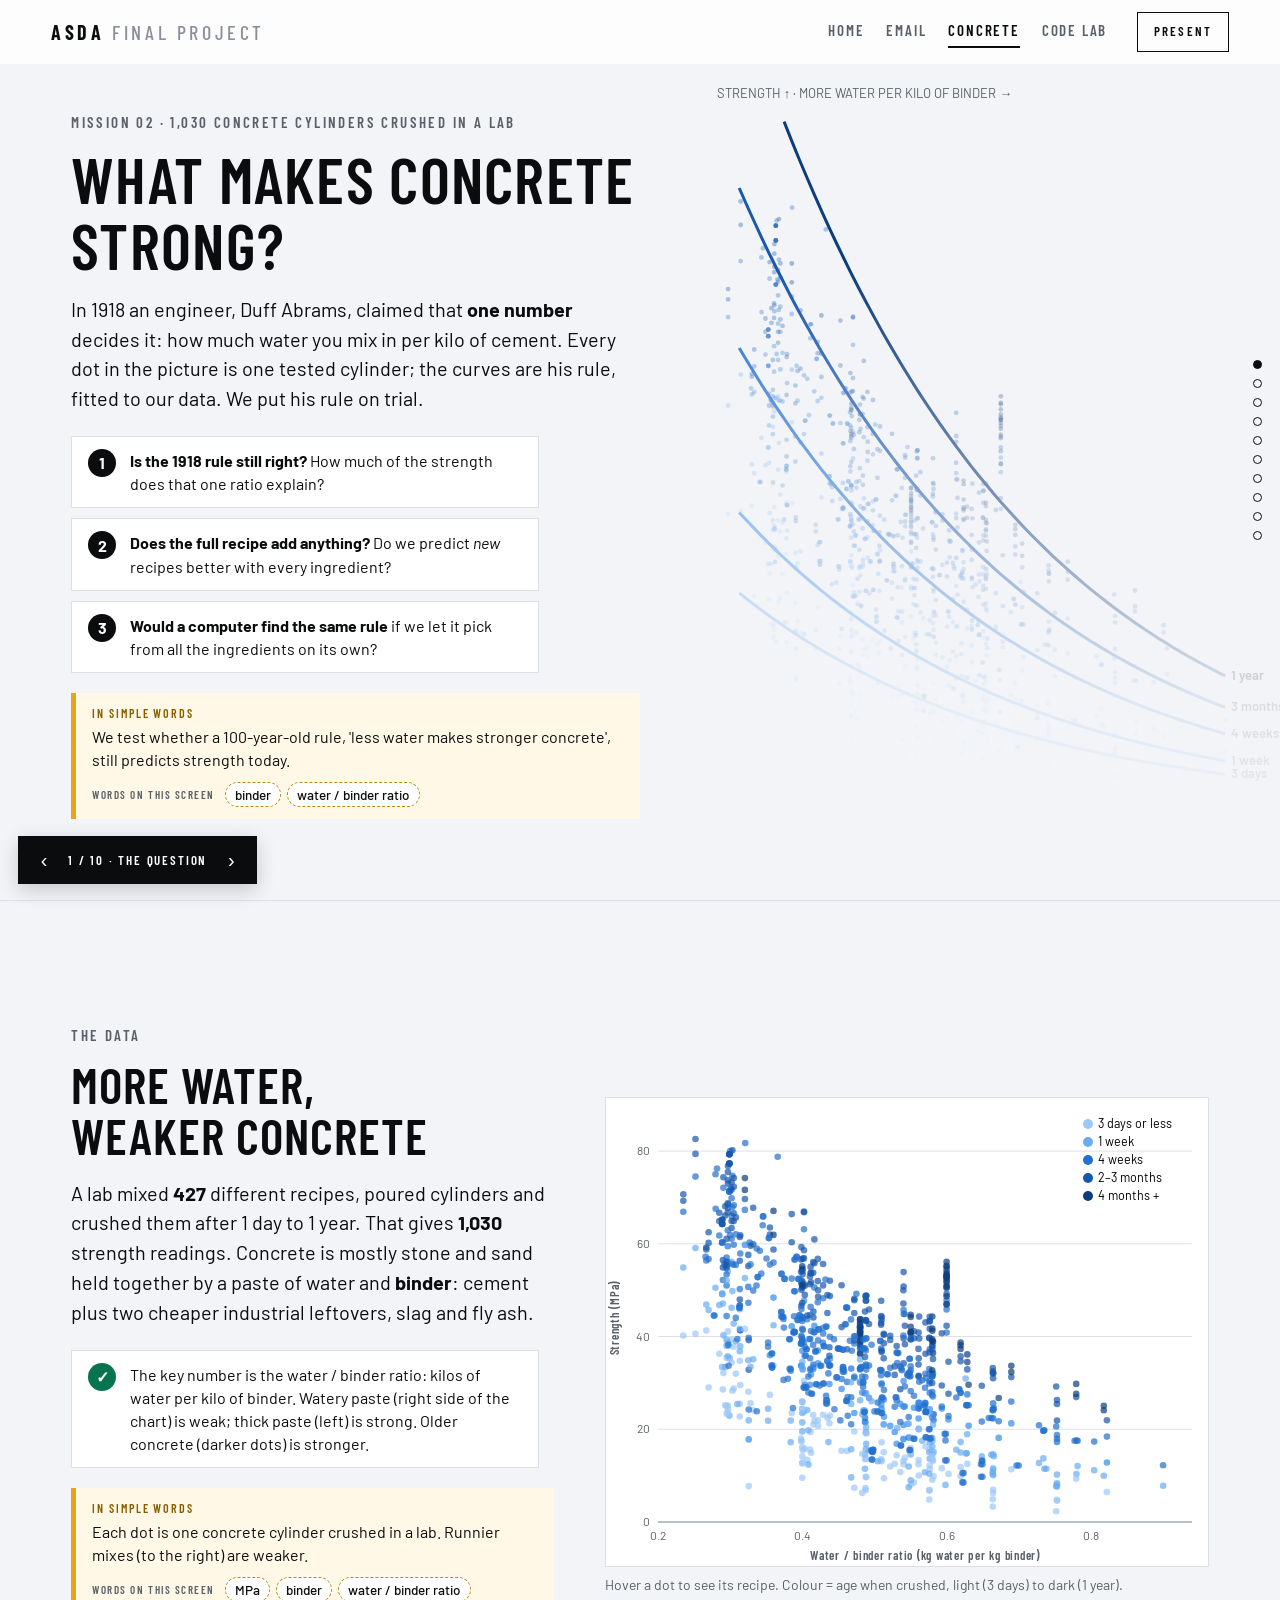
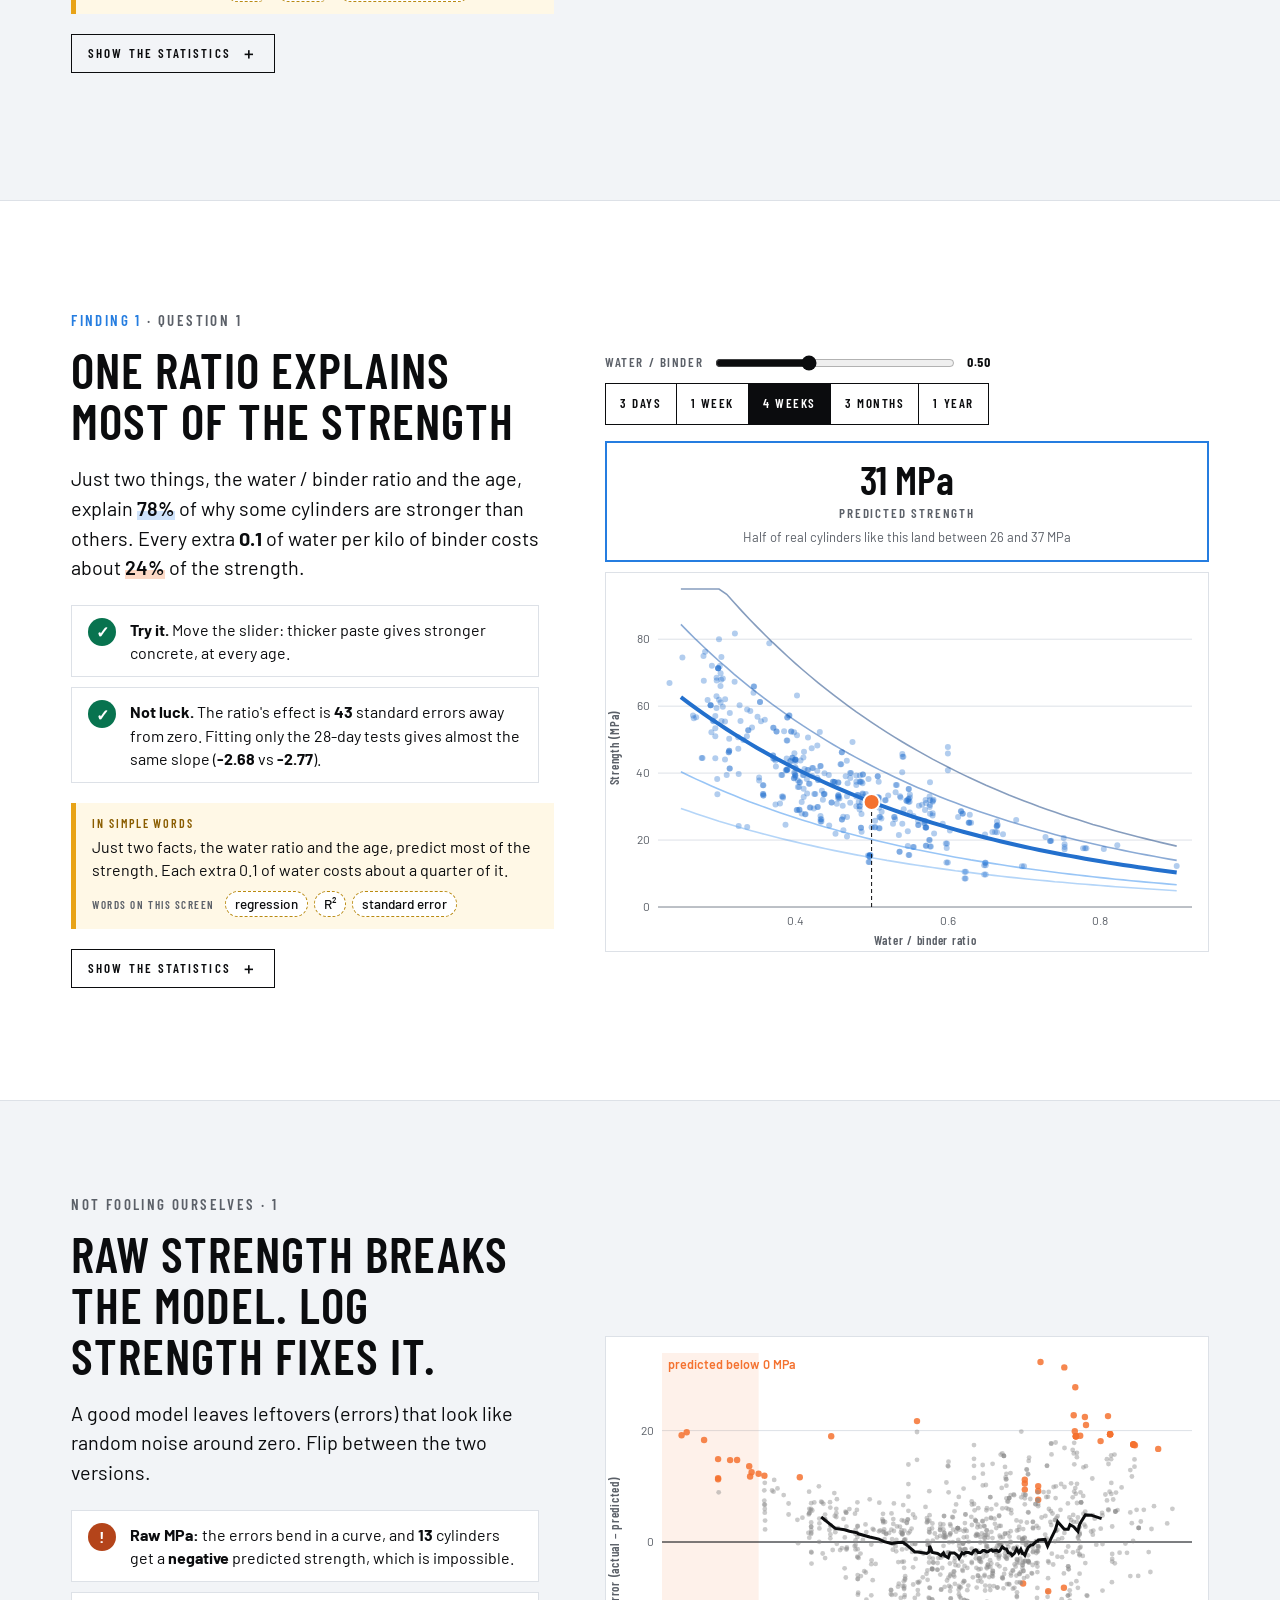
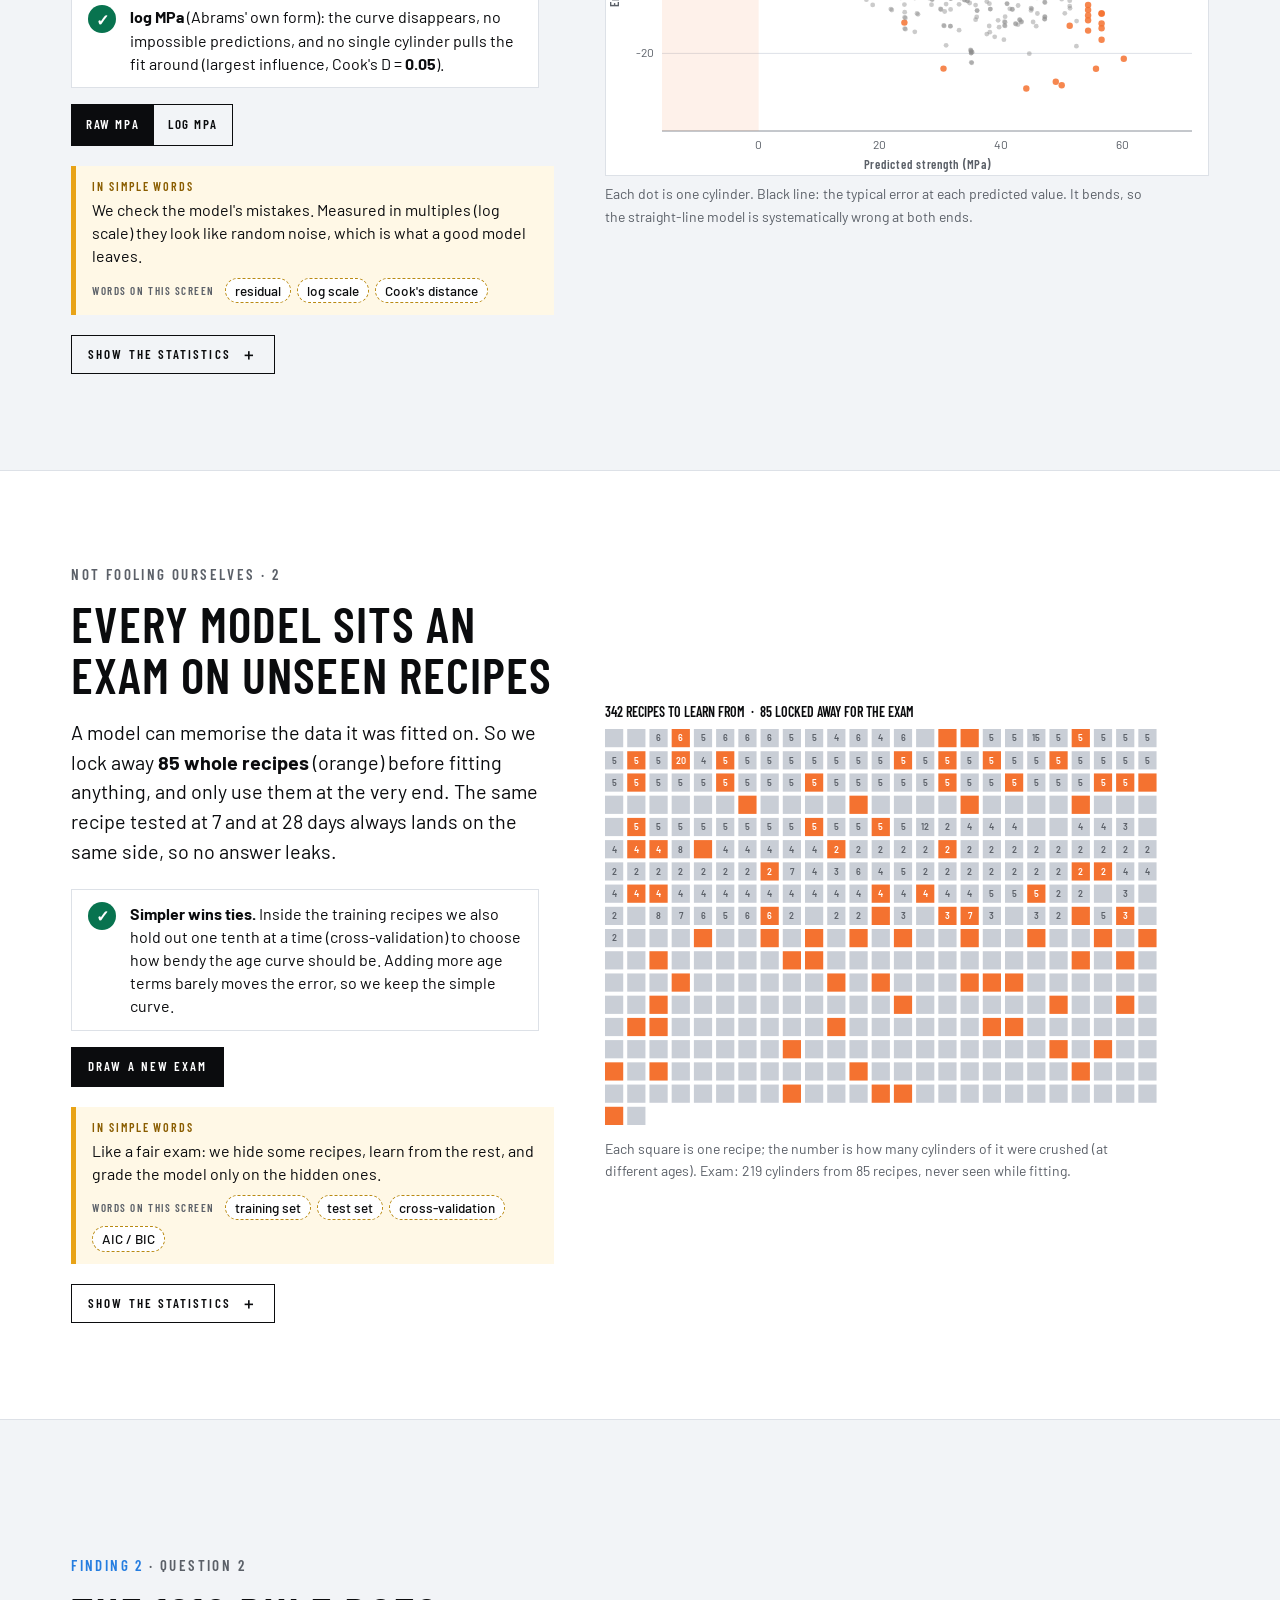
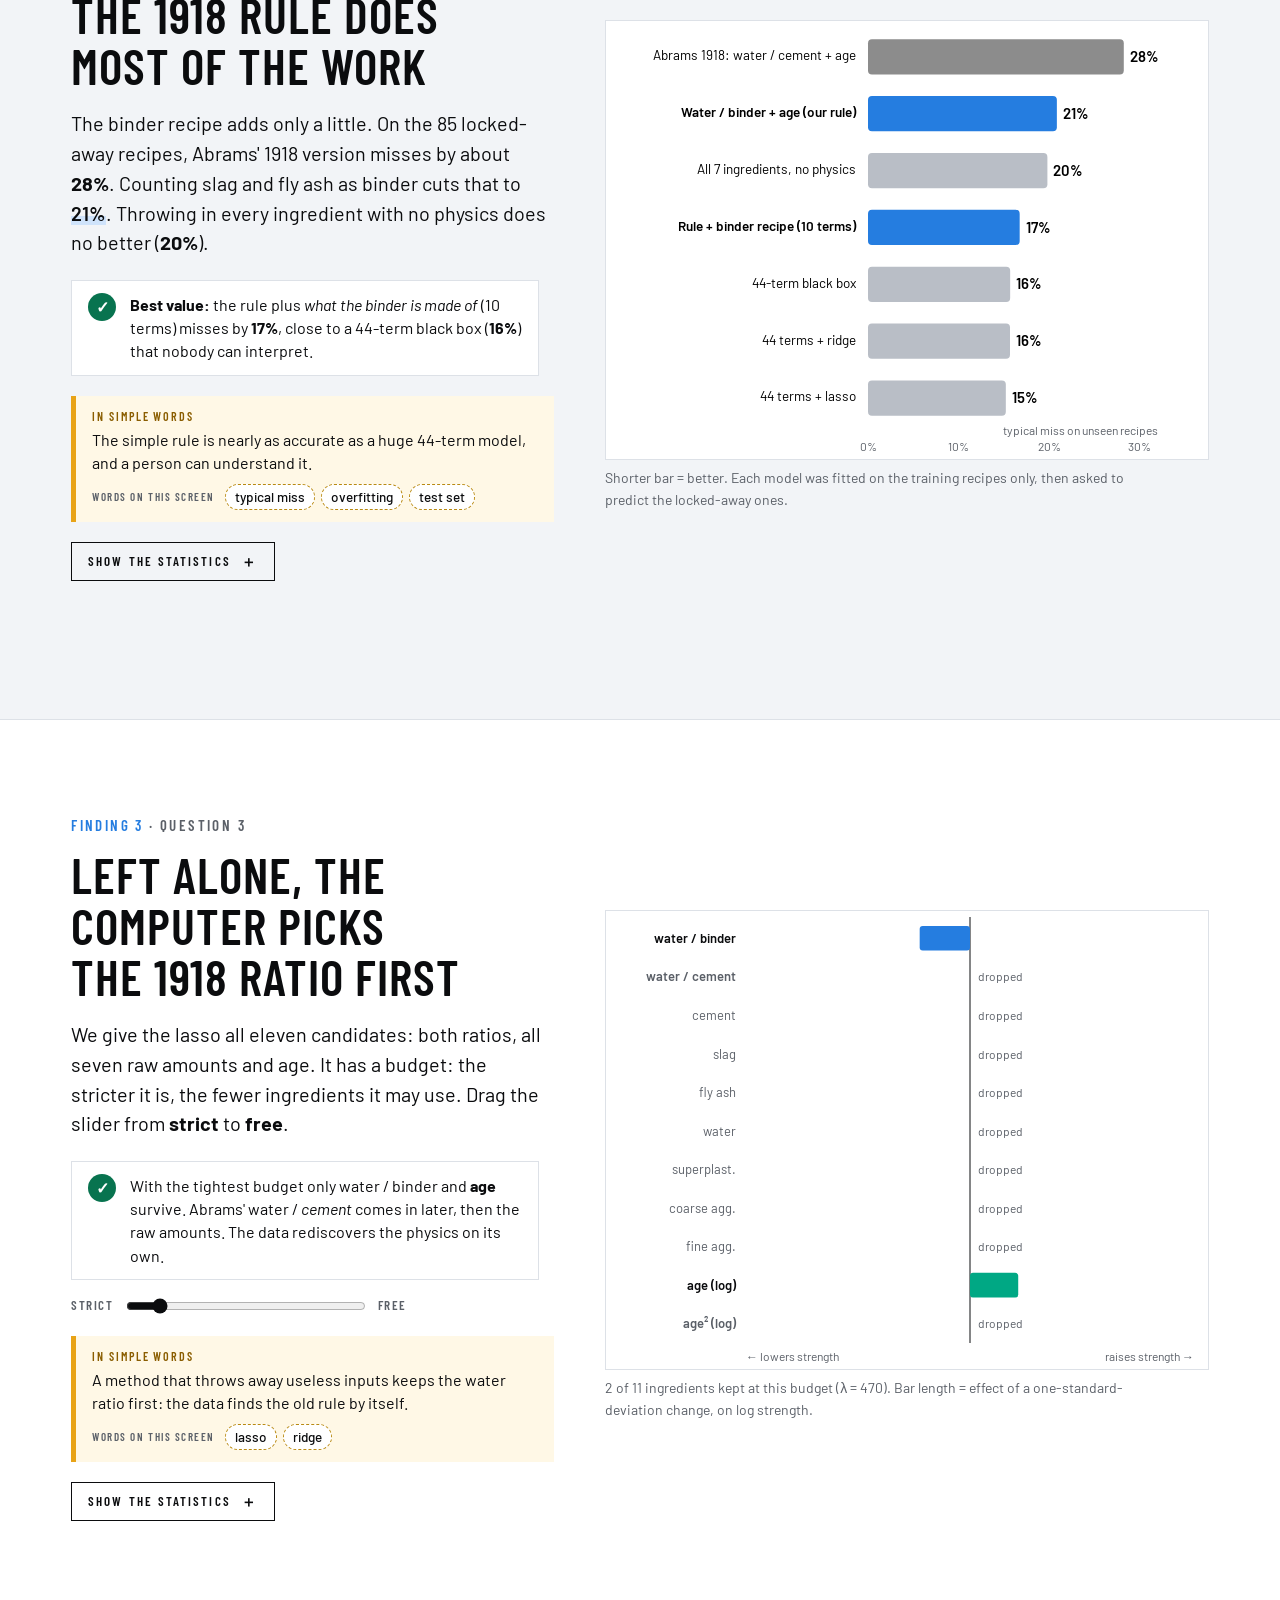
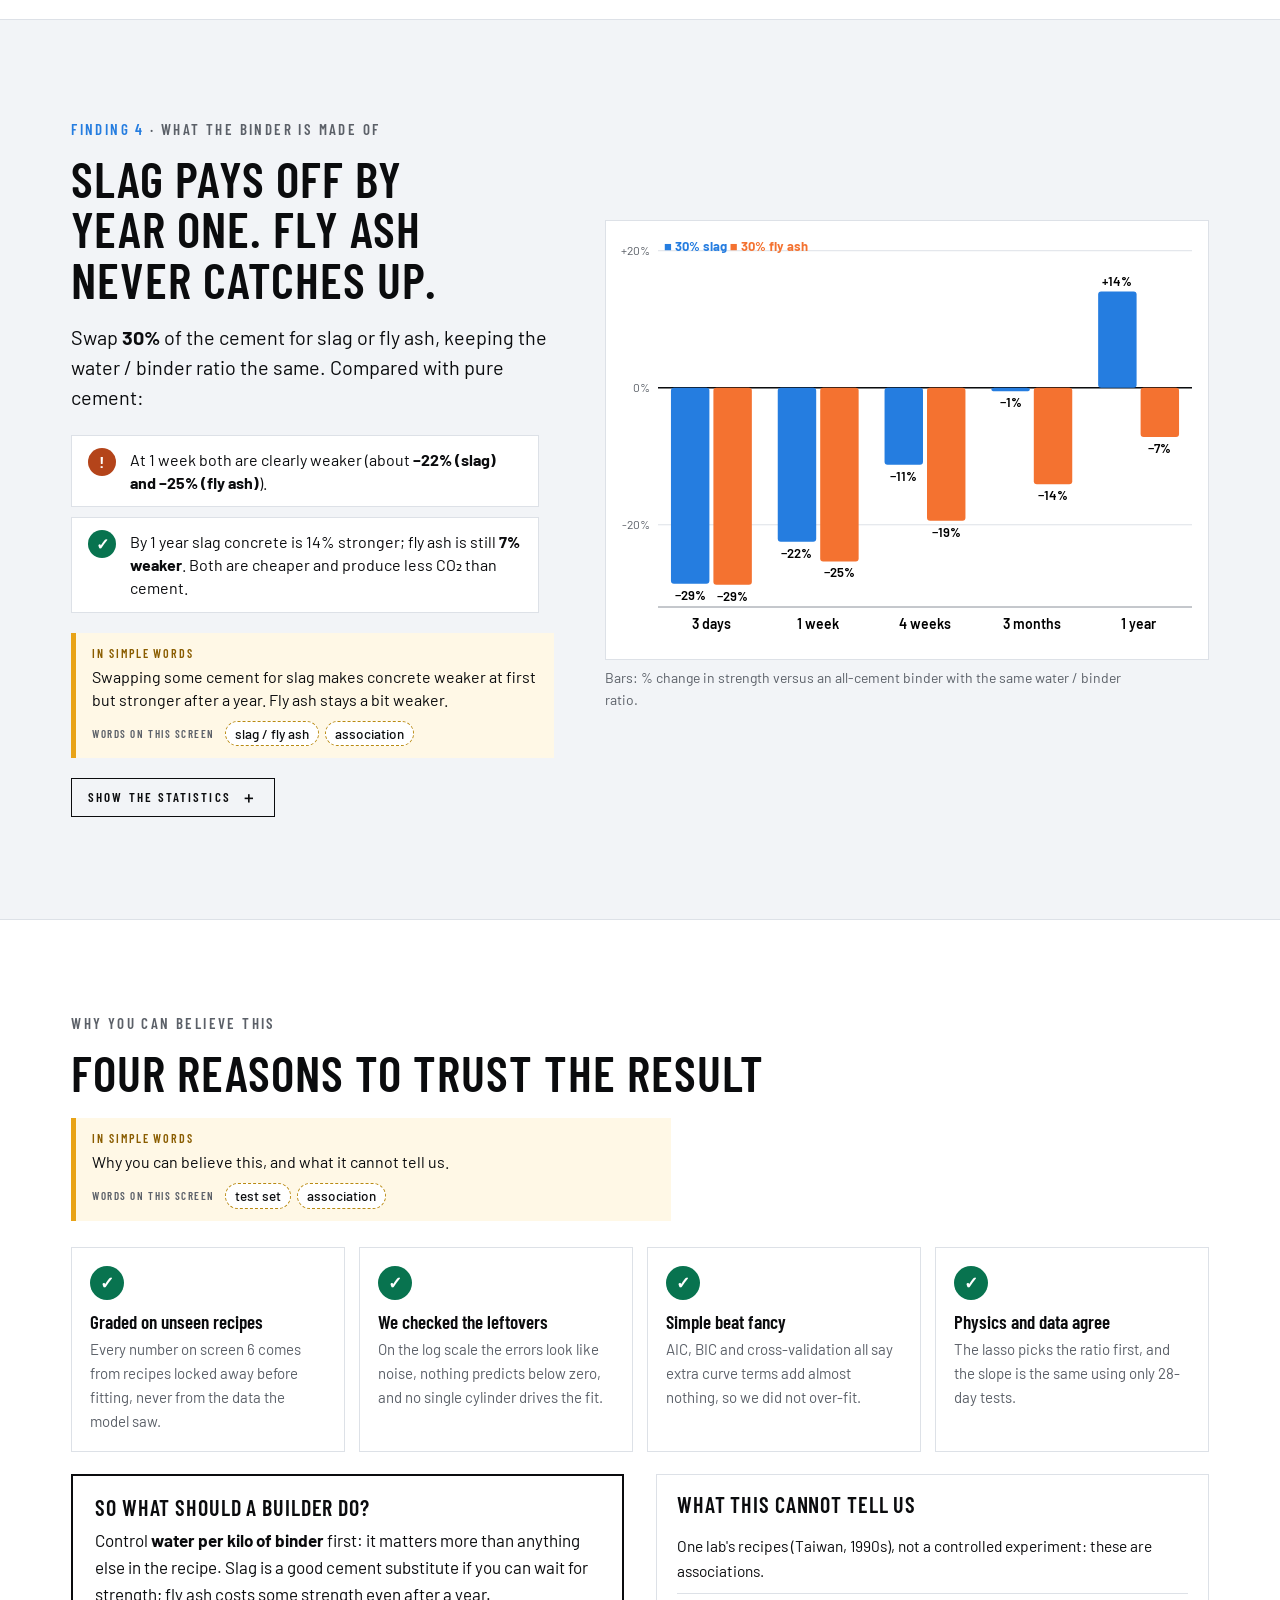
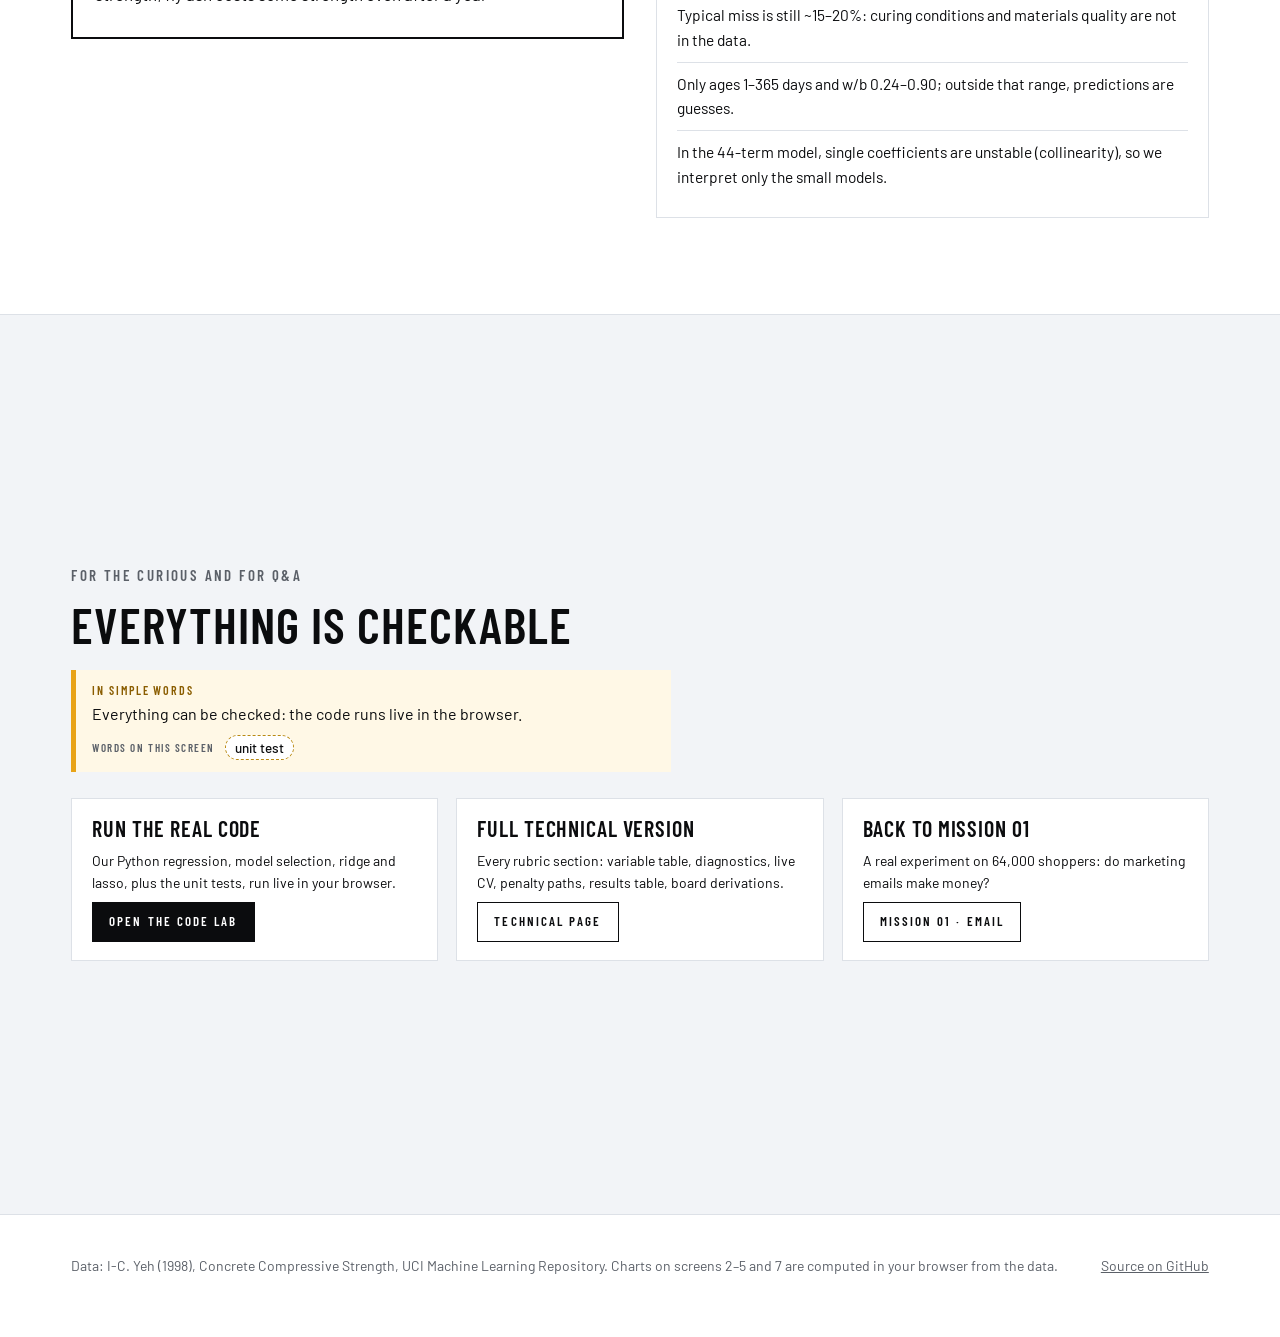
<file: concrete.html>
<!DOCTYPE html>
<html lang="en">
<head>
<meta charset="utf-8">
<meta name="viewport" content="width=device-width, initial-scale=1">
<title>Mission 02 · What makes concrete strong?</title>
<link rel="icon" href="data:image/svg+xml,%3Csvg xmlns='http://www.w3.org/2000/svg' viewBox='0 0 32 32'%3E%3Crect width='32' height='32' fill='%230b0c0e'/%3E%3Ccircle cx='10' cy='16' r='3' fill='%238c8c8c'/%3E%3Ccircle cx='16' cy='16' r='3' fill='%23257de0'/%3E%3Ccircle cx='22' cy='16' r='3' fill='%23f47230'/%3E%3C/svg%3E">
<link rel="preconnect" href="https://fonts.googleapis.com"><link rel="preconnect" href="https://fonts.gstatic.com" crossorigin>
<link href="https://fonts.googleapis.com/css2?family=Barlow:wght@400;500;600&family=Barlow+Condensed:wght@500;600;700&display=swap" rel="stylesheet">
<link rel="stylesheet" href="assets/css/site.css?v=22">
</head>
<body>
<nav class="nav" aria-label="Main">
  <a class="brand" href="index.html">ASDA <span>Final Project</span></a>
  <div class="links"><a href="index.html">Home</a><a href="email.html">Email</a><a href="concrete.html" aria-current="page">Concrete</a><a href="lab.html">Code Lab</a></div>
  <button class="btn sm present-btn" type="button">Present</button>
</nav>

<!-- 1 -->
<section class="hero" id="s1" data-title="The question">
  <svg class="bg" id="heroCurves" aria-hidden="true"></svg>
  <div class="scrim"></div>
  <div class="wrap">
    <p class="kicker">Mission 02 · 1,030 concrete cylinders crushed in a lab</p>
    <h1>What makes concrete<br>strong?</h1>
    <p class="say">In 1918 an engineer, Duff Abrams, claimed that <b>one number</b> decides it: how much water you mix in per kilo of cement. <span class="wide-only">Every dot in the picture is one tested cylinder; the curves are his rule, fitted to our data.</span> We put his rule on trial.</p>
    <div class="proofs" style="max-width:62ch">
      <div class="proof"><span class="ic info">1</span><span><b>Is the 1918 rule still right?</b> How much of the strength does that one ratio explain?</span></div>
      <div class="proof"><span class="ic info">2</span><span><b>Does the full recipe add anything?</b> Do we predict <i>new</i> recipes better with every ingredient?</span></div>
      <div class="proof"><span class="ic info">3</span><span><b>Would a computer find the same rule</b> if we let it pick from all the ingredients on its own?</span></div>
    </div>
  </div>
</section>

<!-- 2 -->
<section class="chapter slide alt" id="s2" data-title="The data">
  <div class="wrap split">
    <div>
      <p class="kicker">The data</p>
      <h2 class="claim">More water, weaker concrete</h2>
      <p class="say">A lab mixed <b id="nMix">–</b> different recipes, poured cylinders and crushed them after 1 day to 1 year. That gives <b id="nObs">–</b> strength readings. Concrete is mostly stone and sand held together by a paste of water and <b>binder</b>: cement plus two cheaper industrial leftovers, slag and fly ash.</p>
      <div class="proofs">
        <div class="proof"><span class="ic">✓</span><span>The key number is the <span class="hl">water / binder ratio</span>: kilos of water per kilo of binder. Watery paste (right side of the chart) is weak; thick paste (left) is strong. Older concrete (darker dots) is stronger.</span></div>
      </div>
      <details class="math"><summary>Show the statistics</summary><div class="body">
        <p>Source: I-C. Yeh (1998), UCI Concrete Compressive Strength data. Unit of observation: one cylinder test. Outcome: compressive strength f (MPa), range 2.3–82.6. Inputs: cement, slag, fly ash, water, superplasticizer, coarse and fine aggregate (kg/m³), age (days). No missing values.</p>
        <p><b id="nMulti">–</b> recipes were tested at several ages and <b id="nDup">–</b> rows are exact repeats, so the 1,030 rows are <b>not</b> 1,030 independent recipes. This matters for testing (screen 5).</p></div></details>
    </div>
    <div>
      <div class="fig" style="min-height:min(470px,58vh)"><svg id="scatter" aria-label="Strength against water/binder ratio"></svg></div>
      <p class="note">Hover a dot to see its recipe. Colour = age when crushed, light (3 days) to dark (1 year).</p>
    </div>
  </div>
</section>

<!-- 3 -->
<section class="chapter slide" id="s3" data-title="Finding 1">
  <div class="wrap split">
    <div>
      <p class="kicker"><i>Finding 1</i> · Question 1</p>
      <h2 class="claim">One ratio explains most of the strength</h2>
      <p class="say">Just two things, the water / binder ratio and the age, explain <span class="hl" id="r2">–</span> of why some cylinders are stronger than others. Every extra <b>0.1</b> of water per kilo of binder costs about <span class="hlo" id="per01">–</span> of the strength.</p>
      <div class="proofs">
        <div class="proof"><span class="ic">✓</span><span><b>Try it.</b> Move the slider: thicker paste gives stronger concrete, at every age.</span></div>
        <div class="proof"><span class="ic">✓</span><span><b>Not luck.</b> The ratio's effect is <b id="tWB">–</b> standard errors away from zero. Fitting only the 28-day tests gives almost the same slope (<b id="slope28">–</b> vs <b id="slopeAll">–</b>).</span></div>
      </div>
      <details class="math"><summary>Show the statistics</summary><div class="body">
        <p><b>Method: multiple linear regression by least squares (Lectures 12–13).</b> Abrams' law f = A / B<sup>w/b</sup> becomes linear after taking logs, so we fit</p>
        <div class="f">log f<sub>i</sub> = β₀ + β₁ (w/b)<sub>i</sub> + β₂ a<sub>i</sub> + β₃ a<sub>i</sub>² + ε<sub>i</sub>, &nbsp; a = log(age / 28)</div>
        <div class="f">β̂ = (XᵀX)⁻¹Xᵀy, &nbsp; Var(β̂ | X) = σ²(XᵀX)⁻¹</div>
        <div id="coefTab"></div>
        <p>A change of 0.1 in w/b multiplies strength by e<sup>0.1 β₁</sup>. With water / <i>cement</i> (Abrams' original ratio) R² is only <b id="r2wc">–</b>: counting slag and fly ash as binder matters.</p></div></details>
    </div>
    <div>
      <div class="controls"><label class="range">Water / binder <input id="wb" type="range" min="25" max="90" value="50" aria-label="Water to binder ratio"><b id="wbLab">0.50</b></label><div class="seg" id="segAge" role="group" aria-label="Age"></div></div>
      <div class="eq" style="margin-top:14px"><div class="tile good"><b id="pred">–</b><span>Predicted strength</span><small id="predCI"></small></div></div>
      <div class="fig" style="min-height:min(380px,46vh);margin-top:10px"><svg id="curves" aria-label="Fitted law by age"></svg></div>
    </div>
  </div>
</section>

<!-- 4 -->
<section class="chapter slide alt" id="s4" data-title="Checking the model">
  <div class="wrap split">
    <div>
      <p class="kicker">Not fooling ourselves · 1</p>
      <h2 class="claim">Raw strength breaks the model. Log strength fixes it.</h2>
      <p class="say">A good model leaves leftovers (errors) that look like random noise around zero. Flip between the two versions.</p>
      <div class="proofs">
        <div class="proof"><span class="ic warn">!</span><span><b>Raw MPa:</b> the errors bend in a curve, and <b id="nNeg">–</b> cylinders get a <b>negative</b> predicted strength, which is impossible.</span></div>
        <div class="proof"><span class="ic">✓</span><span><b>log MPa</b> (Abrams' own form): the curve disappears, no impossible predictions, and no single cylinder pulls the fit around (largest influence, Cook's D = <b id="maxCook">–</b>).</span></div>
      </div>
      <div class="controls" style="margin-top:16px"><div class="seg" id="segScale" role="group" aria-label="Scale"></div></div>
      <details class="math"><summary>Show the statistics</summary><div class="body">
        <p><b>Method: regression diagnostics (Lecture 13).</b> Residuals e = y − Xβ̂; hat matrix H = X(XᵀX)⁻¹Xᵀ with leverages h<sub>ii</sub>; studentized residuals e<sub>i</sub>/(σ̂√(1−h<sub>ii</sub>)); Cook's distance D<sub>i</sub> = e<sub>i</sub>² h<sub>ii</sub> / (q σ̂² (1−h<sub>ii</sub>)²).</p>
        <p>Remaining issue: young concrete varies relatively more, so variance is not perfectly constant on either scale. That is why every model below is judged by error on unseen recipes, which does not rely on that assumption.</p></div></details>
    </div>
    <div><div class="fig" style="min-height:min(440px,54vh)"><svg id="rvf" aria-label="Residuals against fitted values"></svg></div>
      <p class="note" id="rvfNote"></p></div>
  </div>
</section>

<!-- 5 -->
<section class="chapter slide" id="s5" data-title="A fair exam">
  <div class="wrap split">
    <div>
      <p class="kicker">Not fooling ourselves · 2</p>
      <h2 class="claim">Every model sits an exam on unseen recipes</h2>
      <p class="say">A model can memorise the data it was fitted on. So we lock away <b>85 whole recipes</b> (orange) before fitting anything, and only use them at the very end. The same recipe tested at 7 and at 28 days always lands on the same side, so no answer leaks.</p>
      <div class="proofs">
        <div class="proof"><span class="ic">✓</span><span><b>Simpler wins ties.</b> Inside the training recipes we also hold out one tenth at a time (cross-validation) to choose how bendy the age curve should be. Adding more age terms barely moves the error, so we keep the simple curve.</span></div>
      </div>
      <div class="controls" style="margin-top:16px"><button class="btn sm solid" id="reshuf" type="button">Draw a new exam</button></div>
      <details class="math"><summary>Show the statistics</summary><div class="body">
        <p><b>Method: model selection with AIC, BIC and grouped K-fold cross-validation (Lectures 14–15).</b> Gaussian log-likelihood: −2ℓ̂ = n log(RSS/n) + n log 2π + n. AIC = −2ℓ̂ + 2k, BIC = −2ℓ̂ + k log n. CV: 10 folds formed from whole mixtures, error = mean squared error on log f.</p>
        <div id="degTab"></div>
        <p>AIC picks degree <b id="dA">–</b>, BIC picks <b id="dB">–</b>, the one-standard-error CV rule picks <b id="d1">–</b>. All CV errors lie within one SE of each other, so we use degree 2.</p></div></details>
    </div>
    <div><div class="pplwrap" style="min-height:min(430px,52vh)"><canvas id="mixGrid" aria-label="427 recipes split into training and exam"></canvas></div>
      <p class="note" id="mixNote"></p></div>
  </div>
</section>

<!-- 6 -->
<section class="chapter slide alt" id="s6" data-title="Finding 2">
  <div class="wrap split">
    <div>
      <p class="kicker"><i>Finding 2</i> · Question 2</p>
      <h2 class="claim">The 1918 rule does most of the work</h2>
      <p class="say">The binder recipe adds only a little. On the 85 locked-away recipes, Abrams' 1918 version misses by about <b id="e_wc">–</b>. Counting slag and fly ash as binder cuts that to <span class="hl" id="e_wb">–</span>. Throwing in every ingredient with no physics does no better (<b id="e_ing">–</b>).</p>
      <div class="proofs">
        <div class="proof"><span class="ic">✓</span><span><b>Best value:</b> the rule plus <i>what the binder is made of</i> (10 terms) misses by <b id="e_plus">–</b>, close to a 44-term black box (<b id="e_quad">–</b>) that nobody can interpret.</span></div>
      </div>
      <details class="math"><summary>Show the statistics</summary><div class="body">
        <p>Typical miss = mean absolute percentage error on the held-out mixtures. Same ranking by root-mean-squared error of log f (table). The 44-term model has all squares and pairwise products of the 8 inputs; its XᵀX has condition number about 6 × 10⁶, so individual coefficients are unstable even though predictions are fine. Ridge and lasso tame that (next screen).</p>
        <div id="cmpTab"></div></div></details>
    </div>
    <div><div class="fig" style="min-height:min(440px,54vh)"><svg id="cmpBars" aria-label="Typical prediction error on unseen recipes"></svg></div>
      <p class="note">Shorter bar = better. Each model was fitted on the training recipes only, then asked to predict the locked-away ones.</p></div>
  </div>
</section>

<!-- 7 -->
<section class="chapter slide" id="s7" data-title="Finding 3">
  <div class="wrap split">
    <div>
      <p class="kicker"><i>Finding 3</i> · Question 3</p>
      <h2 class="claim">Left alone, the computer picks the 1918 ratio first</h2>
      <p class="say">We give the lasso all eleven candidates: both ratios, all seven raw amounts and age. It has a budget: the stricter it is, the fewer ingredients it may use. Drag the slider from <b>strict</b> to <b>free</b>.</p>
      <div class="proofs">
        <div class="proof"><span class="ic">✓</span><span>With the tightest budget only <span class="hl">water / binder</span> and <b>age</b> survive. Abrams' water / <i>cement</i> comes in later, then the raw amounts. The data rediscovers the physics on its own.</span></div>
      </div>
      <div class="controls" style="margin-top:16px"><label class="range">Strict <input id="lam" type="range" min="0" max="100" value="12" aria-label="Lasso budget"> Free</label></div>
      <details class="math"><summary>Show the statistics</summary><div class="body">
        <p><b>Method: lasso and ridge (Lectures 14 and 16).</b> Columns standardized, then</p>
        <div class="f">lasso: min ‖y − β₀ − Zβ‖² + λ Σ|β<sub>j</sub>| &nbsp;&nbsp; ridge: β̂ = (ZᵀZ + λI)⁻¹Zᵀy</div>
        <p>Solved by coordinate descent: each step is a soft-threshold S(z, λ/2) = sign(z)·max(|z| − λ/2, 0), which sets small coefficients exactly to zero. Ridge only shrinks, never drops. λ chosen by grouped 10-fold CV for the comparison on screen 6.</p>
        <p id="entry"></p></div></details>
    </div>
    <div><div class="fig" style="min-height:min(460px,56vh)"><svg id="coefBars" aria-label="Lasso coefficients"></svg></div>
      <p class="note" id="lamNote"></p></div>
  </div>
</section>

<!-- 8 -->
<section class="chapter slide alt" id="s8" data-title="Finding 4">
  <div class="wrap split">
    <div>
      <p class="kicker"><i>Finding 4</i> · What the binder is made of</p>
      <h2 class="claim">Slag pays off by year one. Fly ash never catches up.</h2>
      <p class="say">Swap <b>30%</b> of the cement for slag or fly ash, keeping the water / binder ratio the same. Compared with pure cement:</p>
      <div class="proofs">
        <div class="proof"><span class="ic warn">!</span><span>At 1 week both are clearly weaker (about <b id="r7">–</b>).</span></div>
        <div class="proof"><span class="ic">✓</span><span>By 1 year slag concrete is <span class="hl" id="slag365">–</span>; fly ash is still <b id="ash365">–</b>. Both are cheaper and produce less CO₂ than cement.</span></div>
      </div>
      <details class="math"><summary>Show the statistics</summary><div class="body">
        <p>From the 10-term model: log f = β₀ + β₁ w/b + β₂ slag share + β₃ ash share + β₄ superplast. + age terms + interactions of w/b, slag share and ash share with log age. The change at age t for a 0.3 share is exp(0.3(β<sub>share</sub> + β<sub>share×a</sub> a<sub>t</sub>)) − 1.</p>
        <div id="plusTab"></div>
        <p>This is an association across lab recipes, not a controlled swap experiment.</p></div></details>
    </div>
    <div><div class="fig" style="min-height:min(440px,54vh)"><svg id="swap" aria-label="Strength change from replacing 30% of cement"></svg></div>
      <p class="note">Bars: % change in strength versus an all-cement binder with the same water / binder ratio.</p></div>
  </div>
</section>

<!-- 9 -->
<section class="chapter slide" id="s9" data-title="Why trust it">
  <div class="wrap">
    <p class="kicker">Why you can believe this</p>
    <h2 class="claim">Four reasons to trust the result</h2>
    <div class="trust">
      <div class="t"><div class="ic">✓</div><h3>Graded on unseen recipes</h3><p>Every number on screen 6 comes from recipes locked away before fitting, never from the data the model saw.</p></div>
      <div class="t"><div class="ic">✓</div><h3>We checked the leftovers</h3><p>On the log scale the errors look like noise, nothing predicts below zero, and no single cylinder drives the fit.</p></div>
      <div class="t"><div class="ic">✓</div><h3>Simple beat fancy</h3><p>AIC, BIC and cross-validation all say extra curve terms add almost nothing, so we did not over-fit.</p></div>
      <div class="t"><div class="ic">✓</div><h3>Physics and data agree</h3><p>The lasso picks the ratio first, and the slope is the same using only 28-day tests.</p></div>
    </div>
    <div class="grid2 even" style="margin-top:22px">
      <div class="rec"><h3>So what should a builder do?</h3><p>Control <b>water per kilo of binder</b> first: it matters more than anything else in the recipe. Slag is a good cement substitute if you can wait for strength; fly ash costs some strength even after a year.</p></div>
      <div class="panel"><h3>What this cannot tell us</h3>
        <div class="kv"><span>One lab's recipes (Taiwan, 1990s), not a controlled experiment: these are associations.</span></div>
        <div class="kv"><span>Typical miss is still ~15–20%: curing conditions and materials quality are not in the data.</span></div>
        <div class="kv"><span>Only ages 1–365 days and w/b 0.24–0.90; outside that range, predictions are guesses.</span></div>
        <div class="kv"><span>In the 44-term model, single coefficients are unstable (collinearity), so we interpret only the small models.</span></div></div>
    </div>
  </div>
</section>

<!-- 10 -->
<section class="chapter slide alt" id="s10" data-title="Under the hood">
  <div class="wrap">
    <p class="kicker">For the curious and for Q&amp;A</p>
    <h2 class="claim">Everything is checkable</h2>
    <div class="grid3" style="margin-top:26px">
      <div class="panel"><h3>Run the real code</h3><p class="small">Our Python regression, model selection, ridge and lasso, plus the unit tests, run live in your browser.</p><a class="btn sm solid" href="lab.html#concrete">Open the Code Lab</a></div>
      <div class="panel"><h3>Full technical version</h3><p class="small">Every rubric section: variable table, diagnostics, live CV, penalty paths, results table, board derivations.</p><a class="btn sm" href="concrete-technical.html">Technical page</a></div>
      <div class="panel"><h3>Back to mission 01</h3><p class="small">A real experiment on 64,000 shoppers: do marketing emails make money?</p><a class="btn sm" href="email.html">Mission 01 · Email</a></div>
    </div>
  </div>
</section>

<nav class="slidenav" aria-label="Slides"><button type="button" id="prevS" aria-label="Previous">‹</button><span id="slideLab">1 / 10</span><button type="button" id="nextS" aria-label="Next">›</button></nav>

<footer class="site"><div class="wrap"><span>Data: I-C. Yeh (1998), Concrete Compressive Strength, UCI Machine Learning Repository. Charts on screens 2–5 and 7 are computed in your browser from the data.</span><a href="https://github.com/sahiljangra12/asda-final-project">Source on GitHub</a></div></footer>
<script src="assets/js/core.js?v=22"></script>
<script src="assets/js/concrete-story.js?v=21"></script>
<script src="assets/js/talk.js?v=22"></script>
<script defer src="https://sahiljangra12.github.io/ask/ask.js" data-site="ASDA Final Project" data-claude="on"></script>
</body>
</html>
</file>
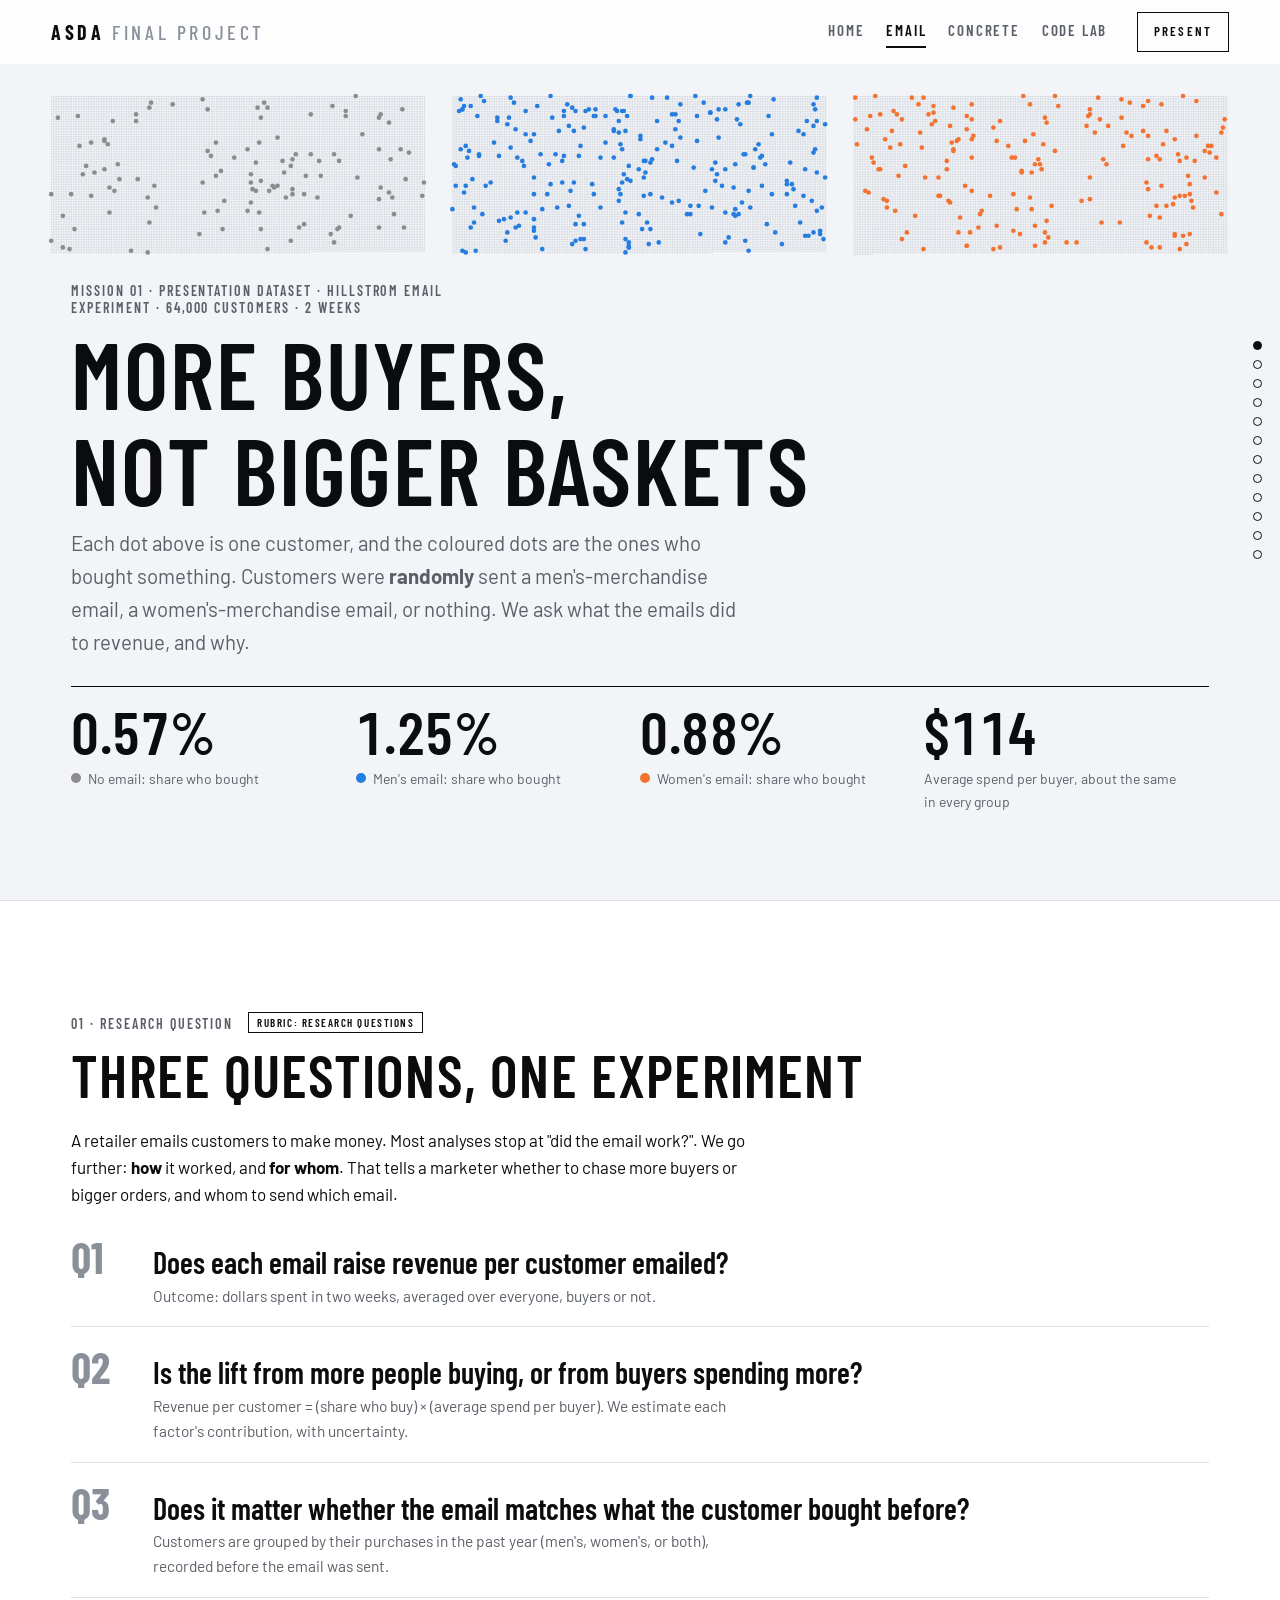
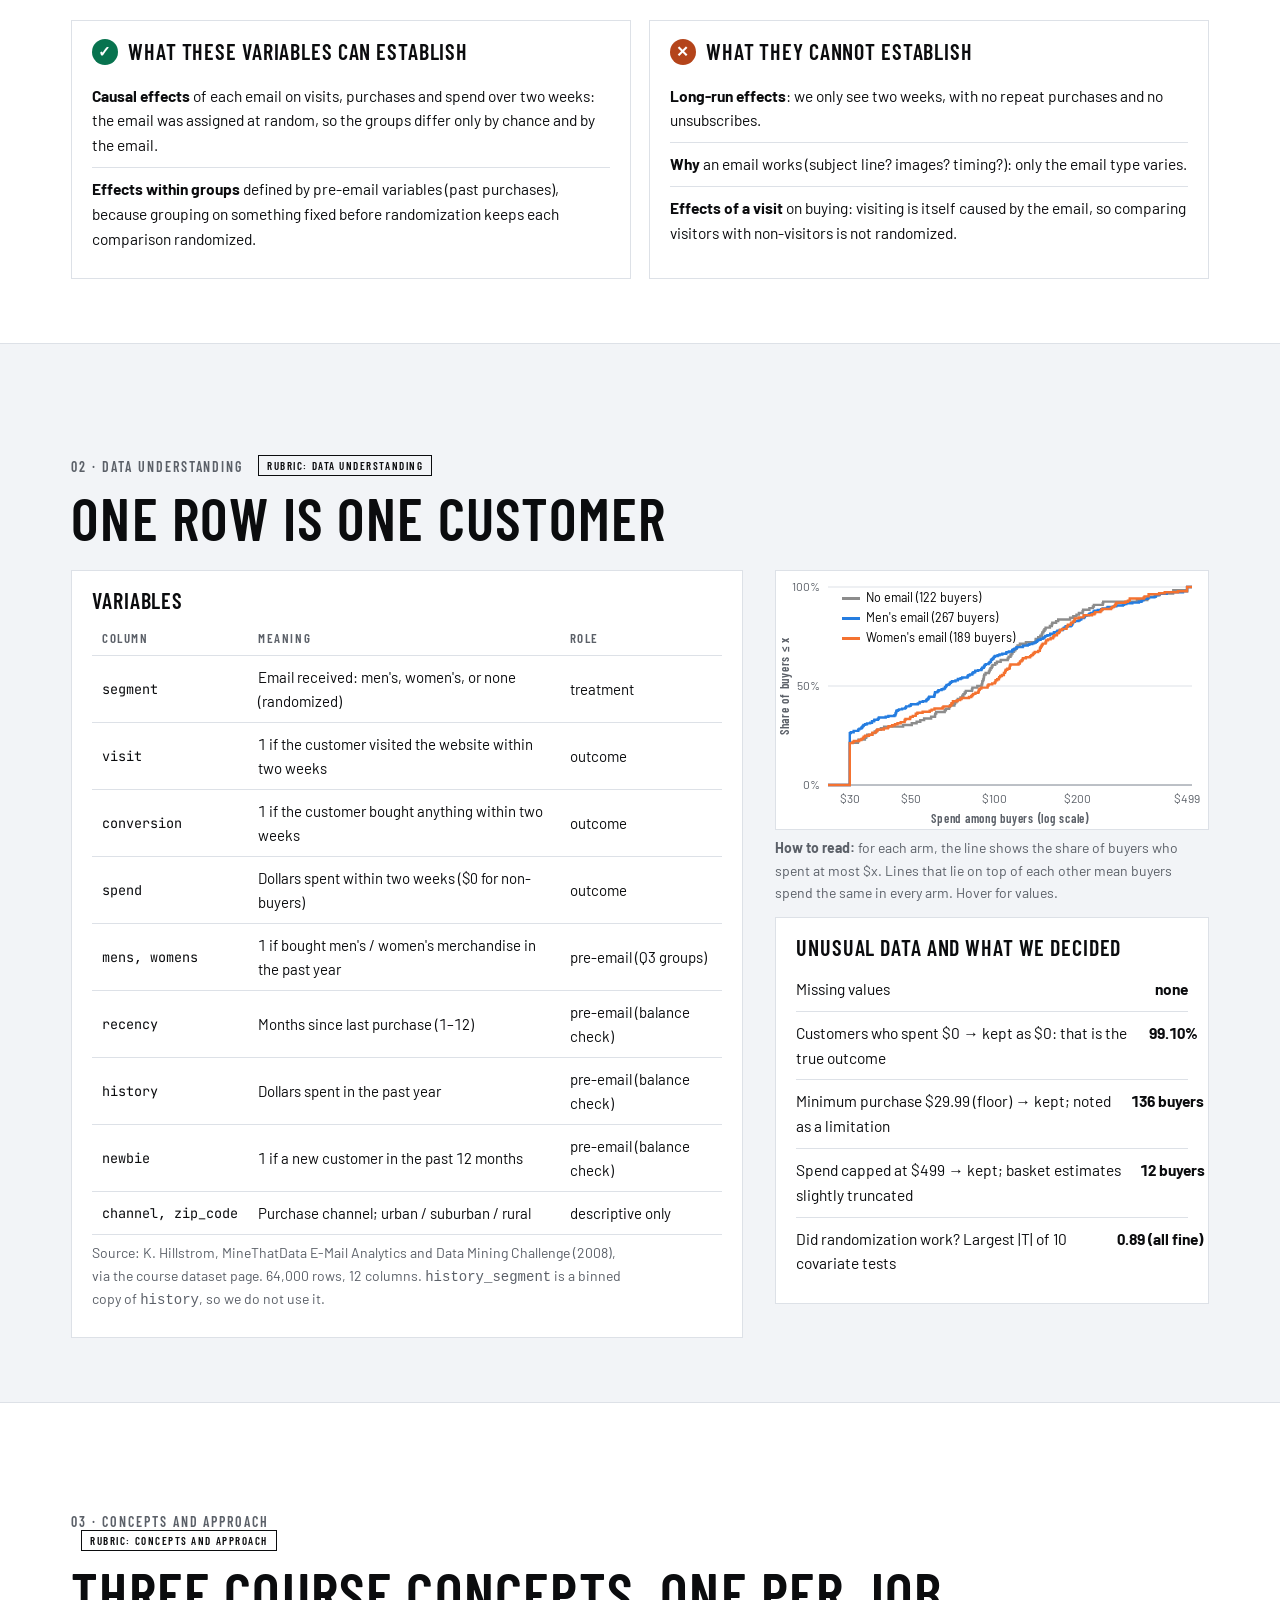
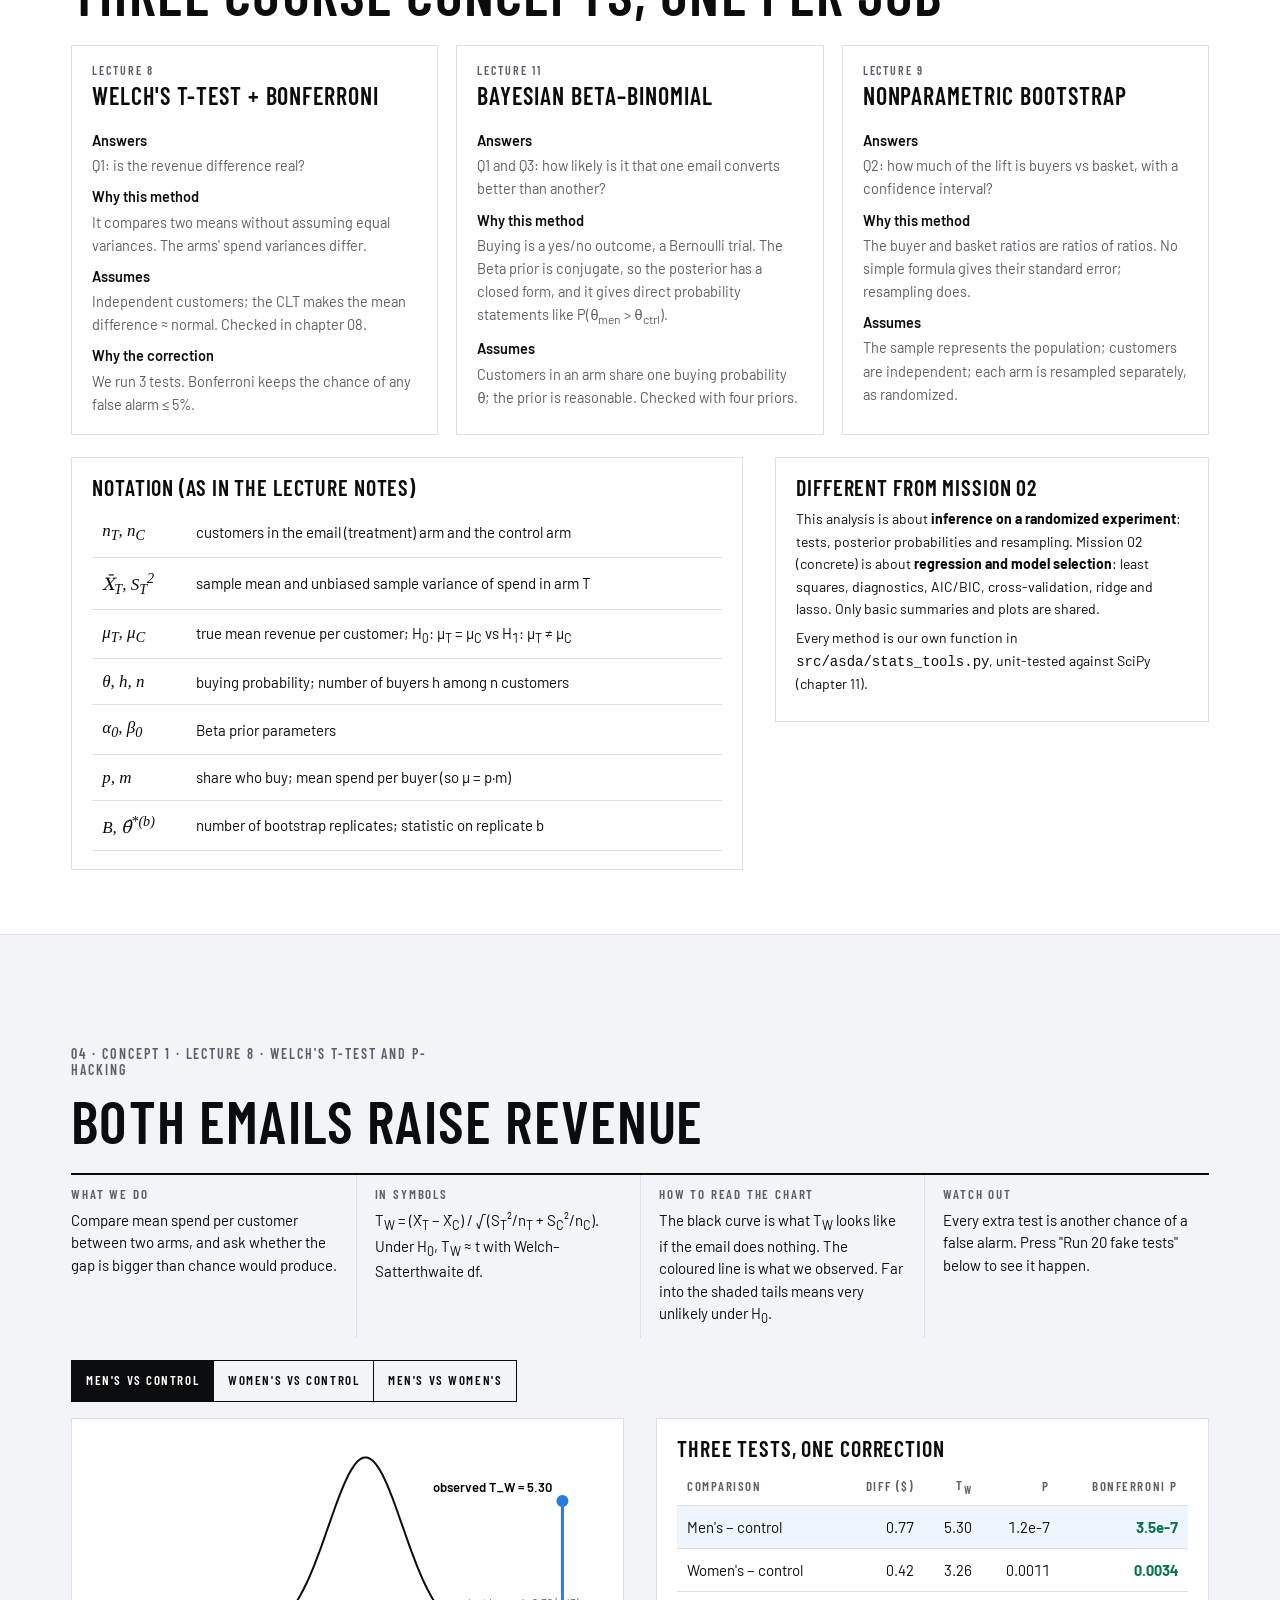
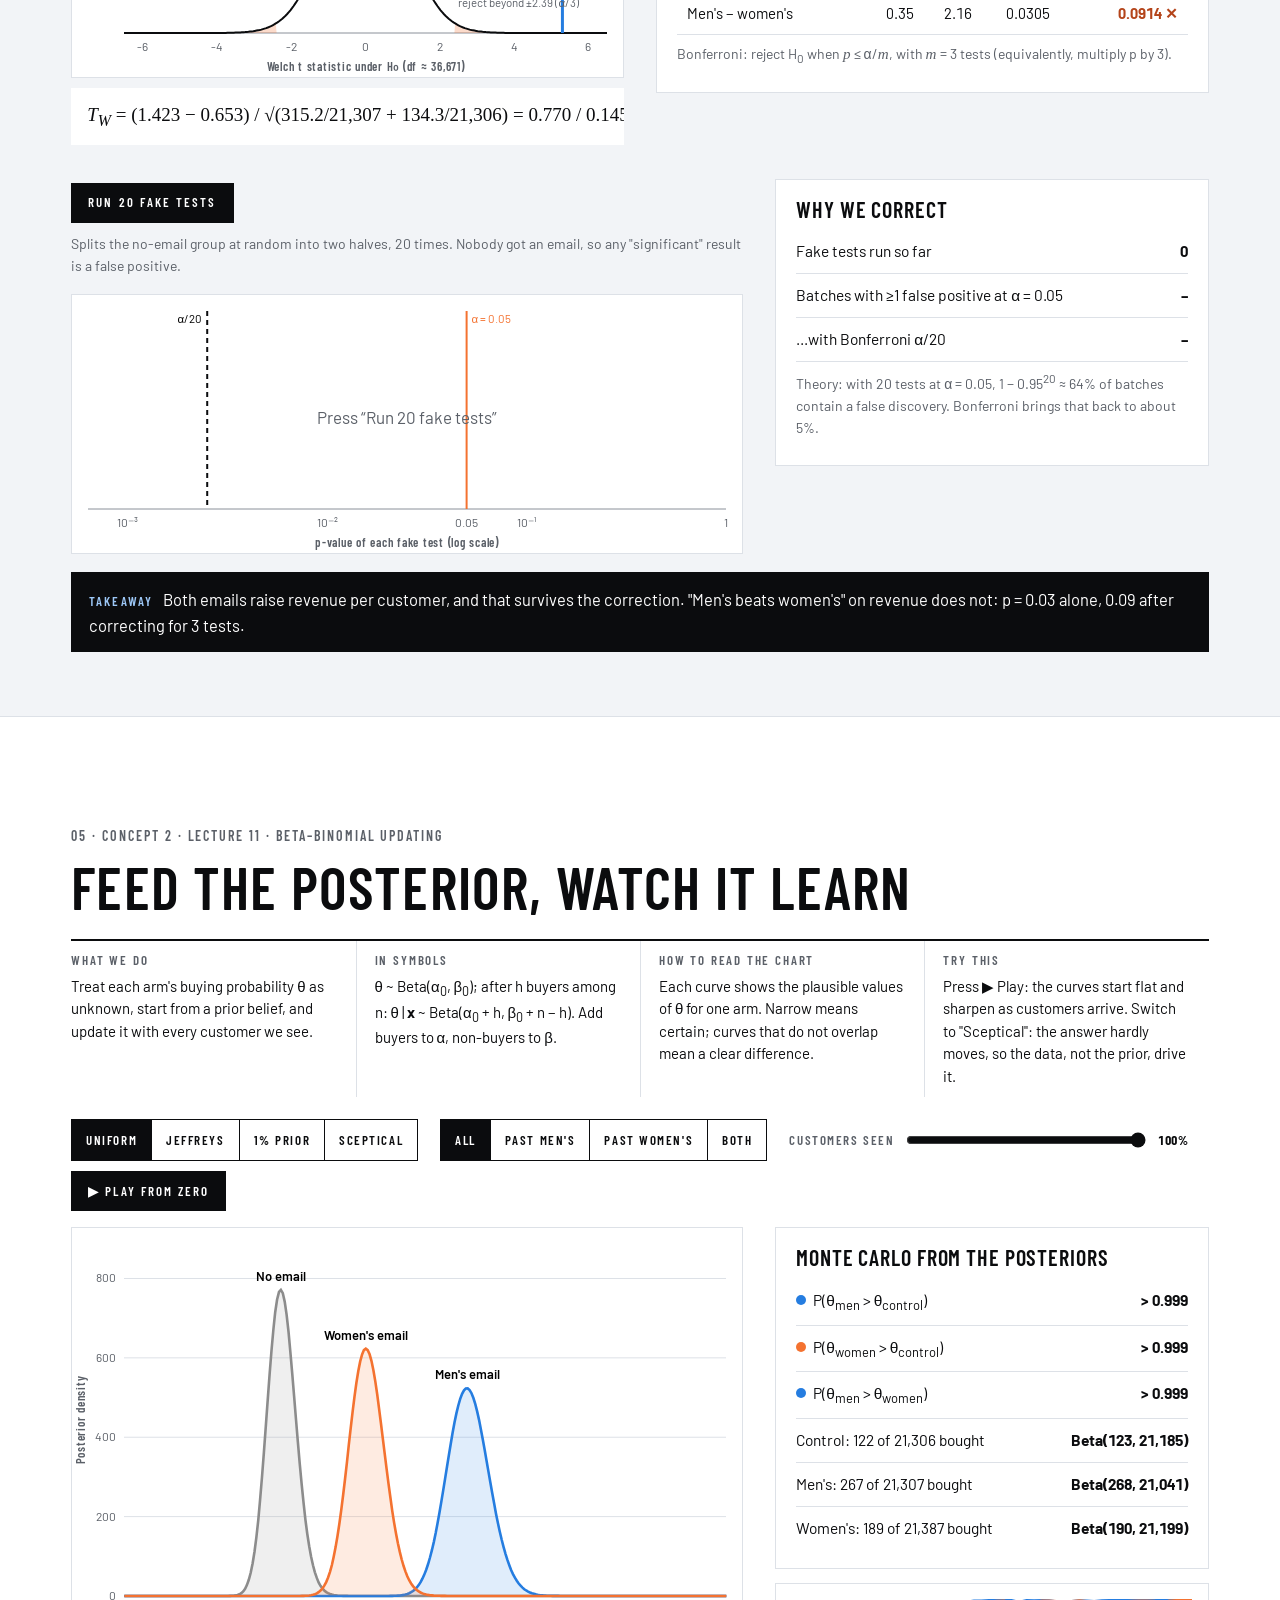
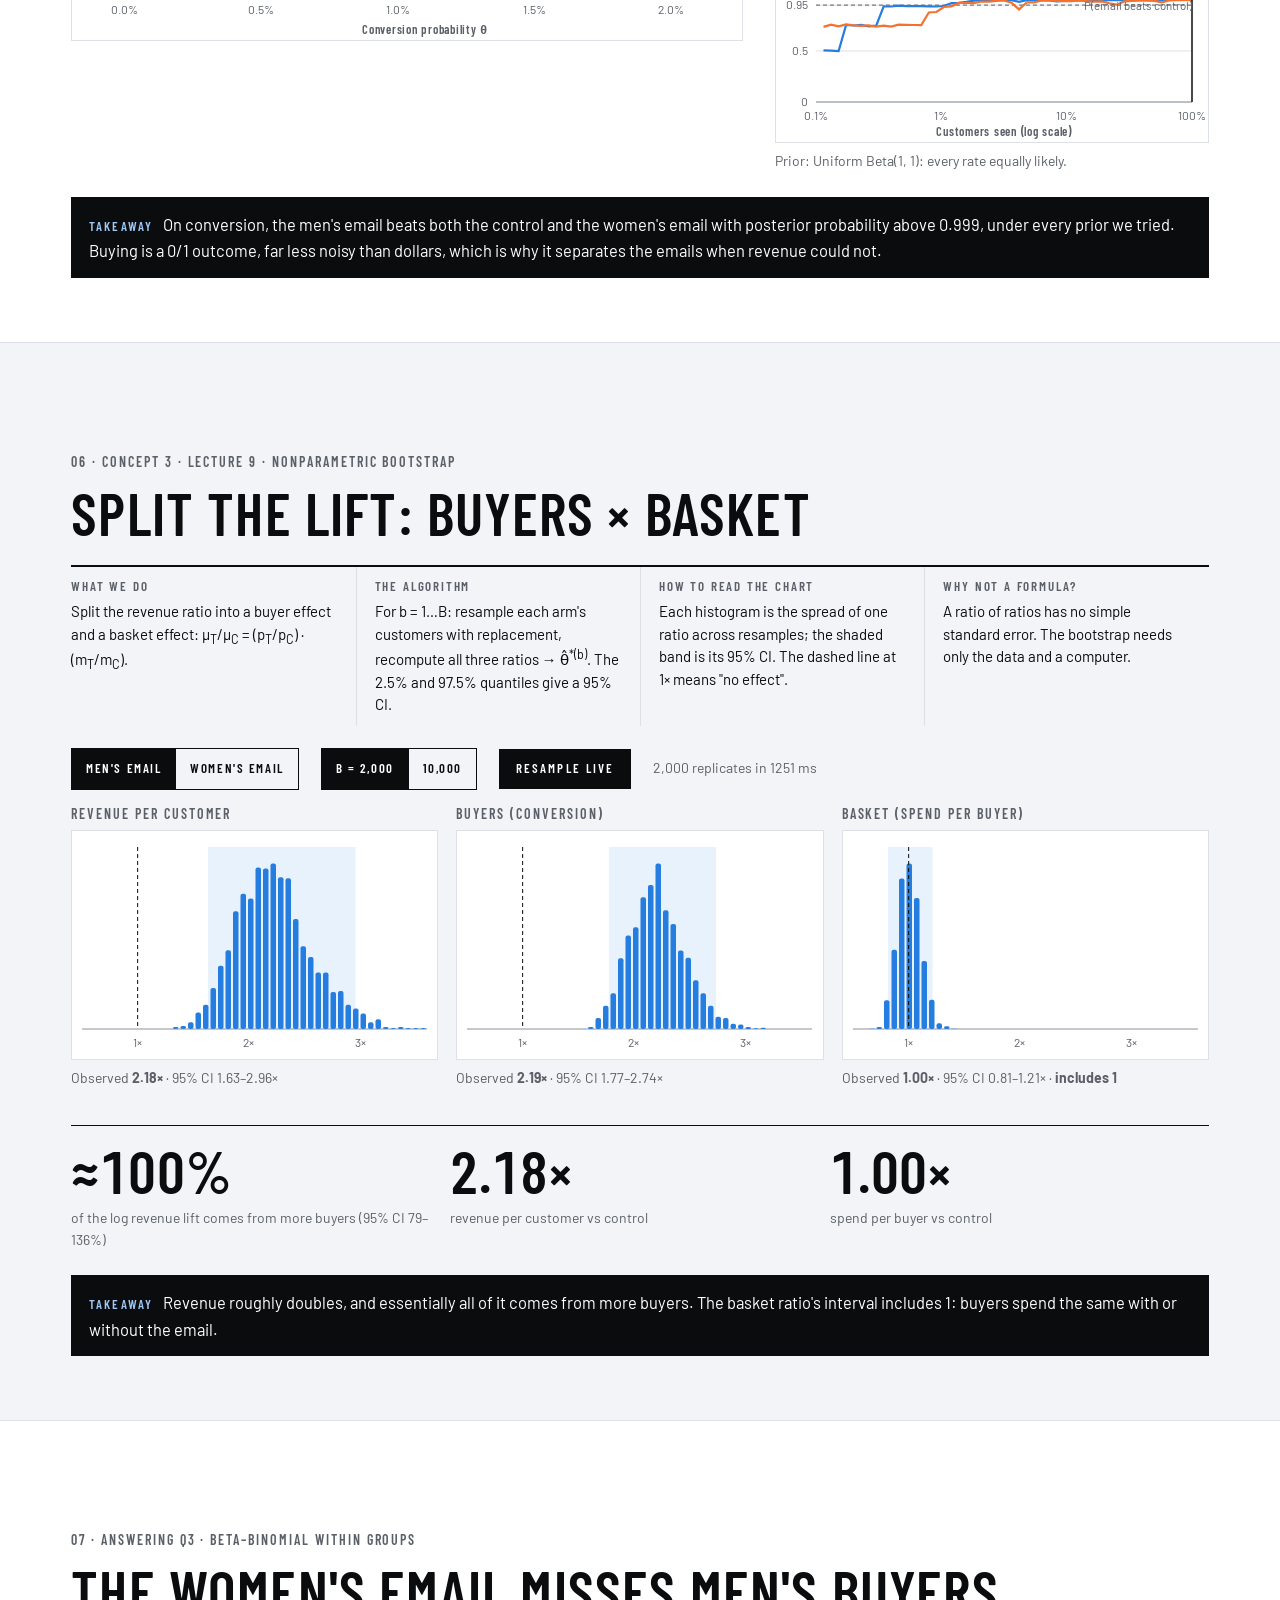
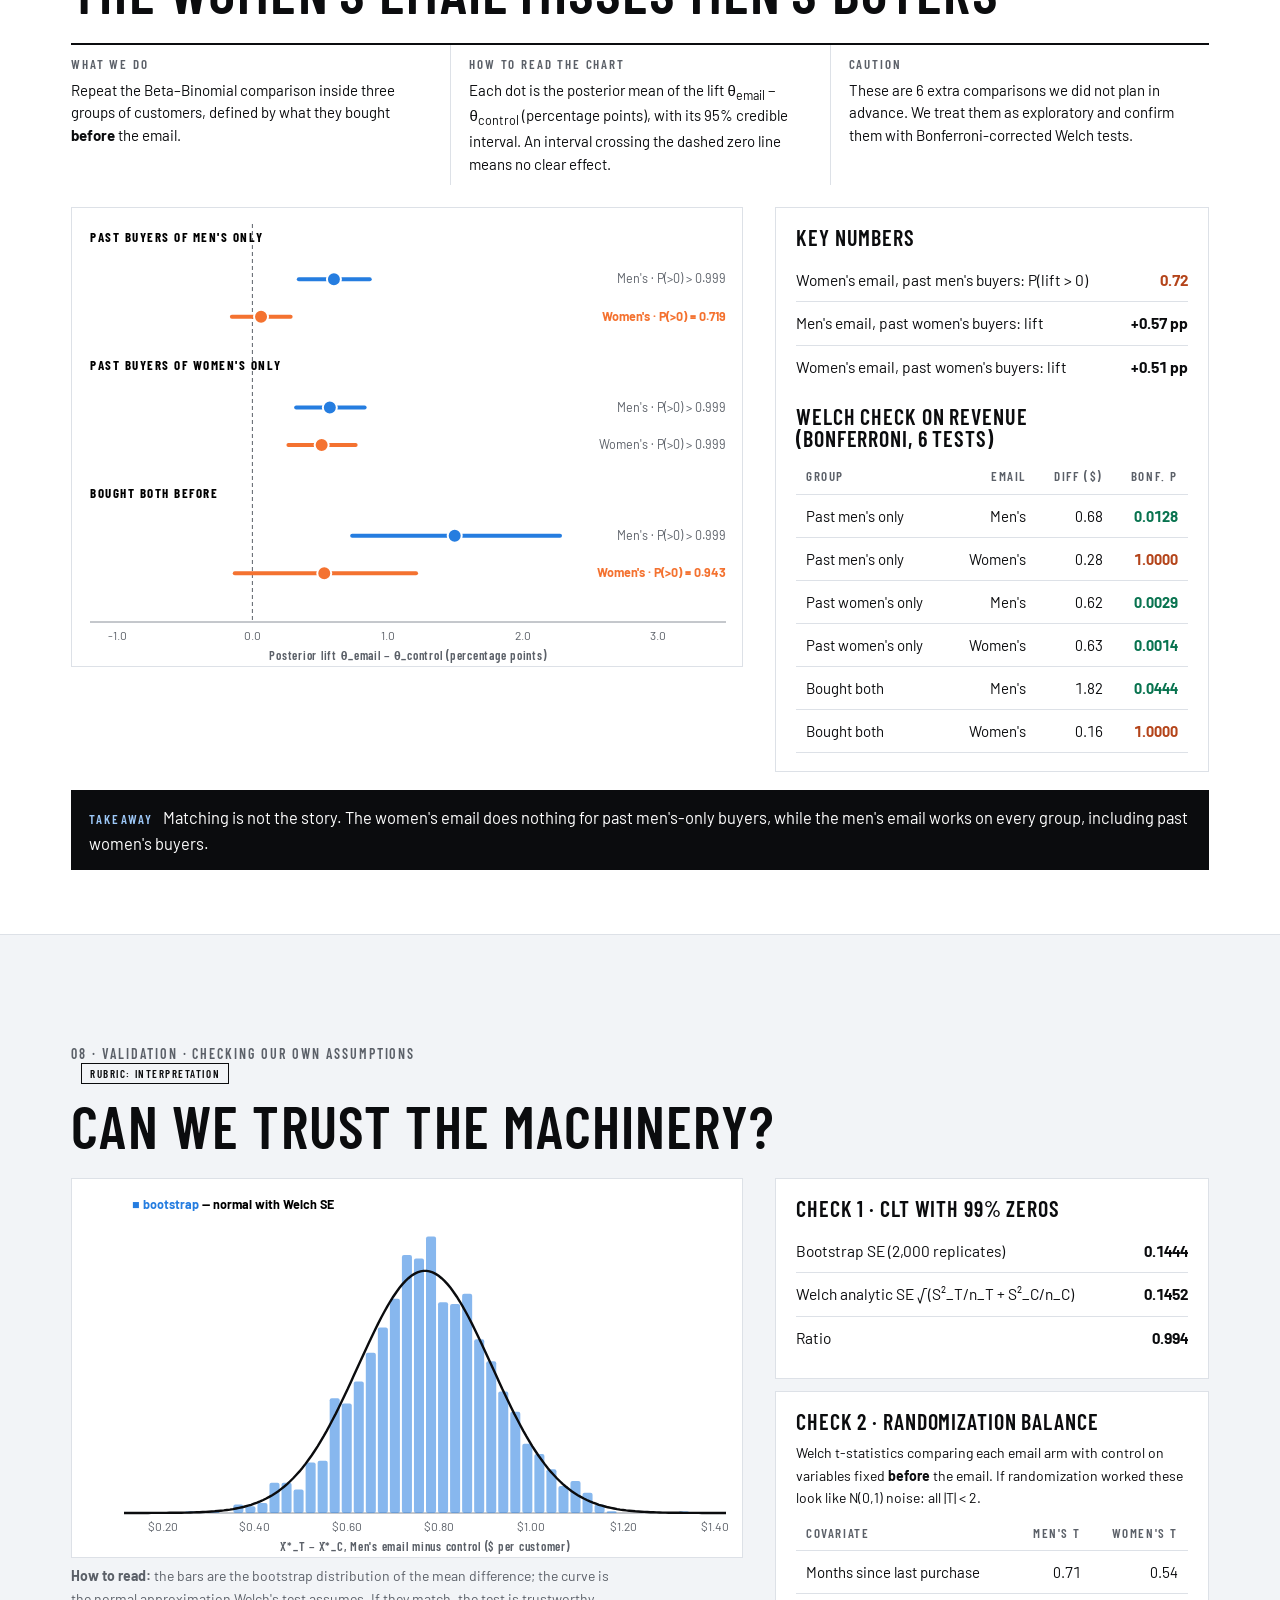
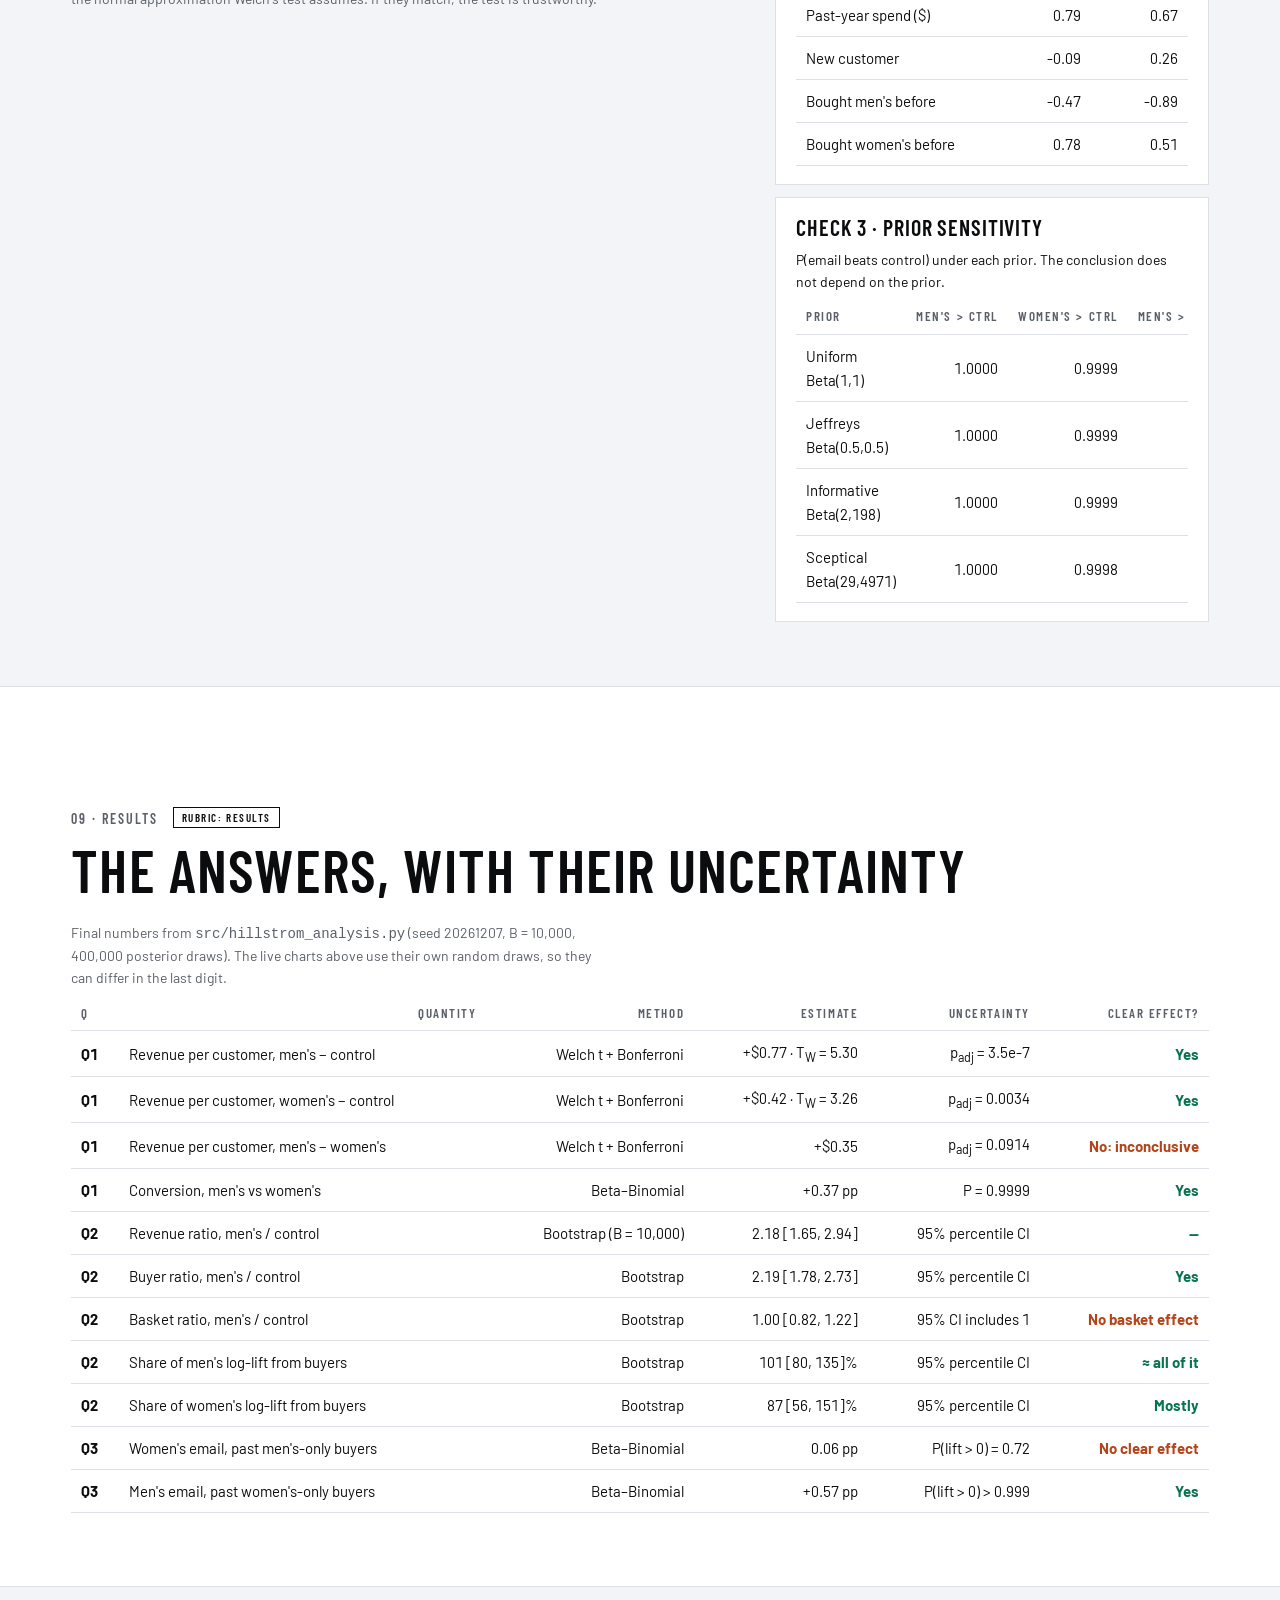
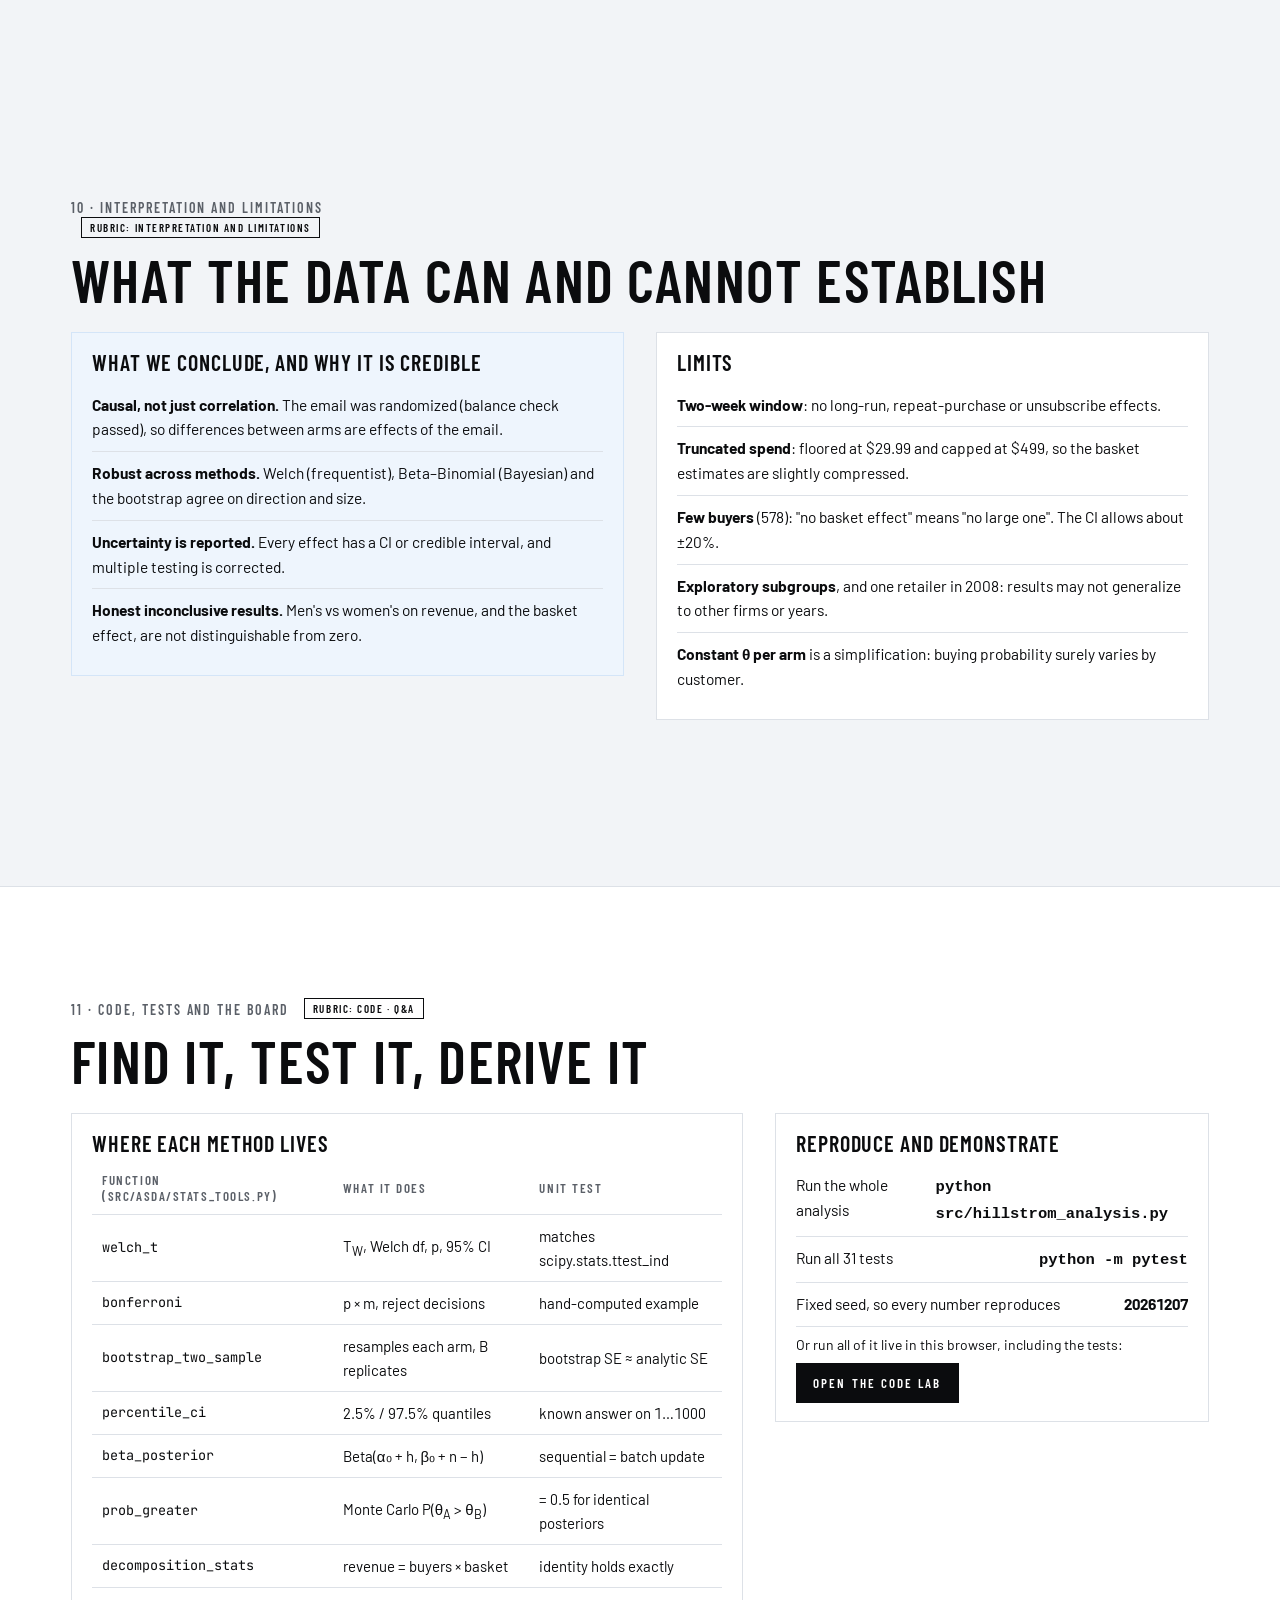
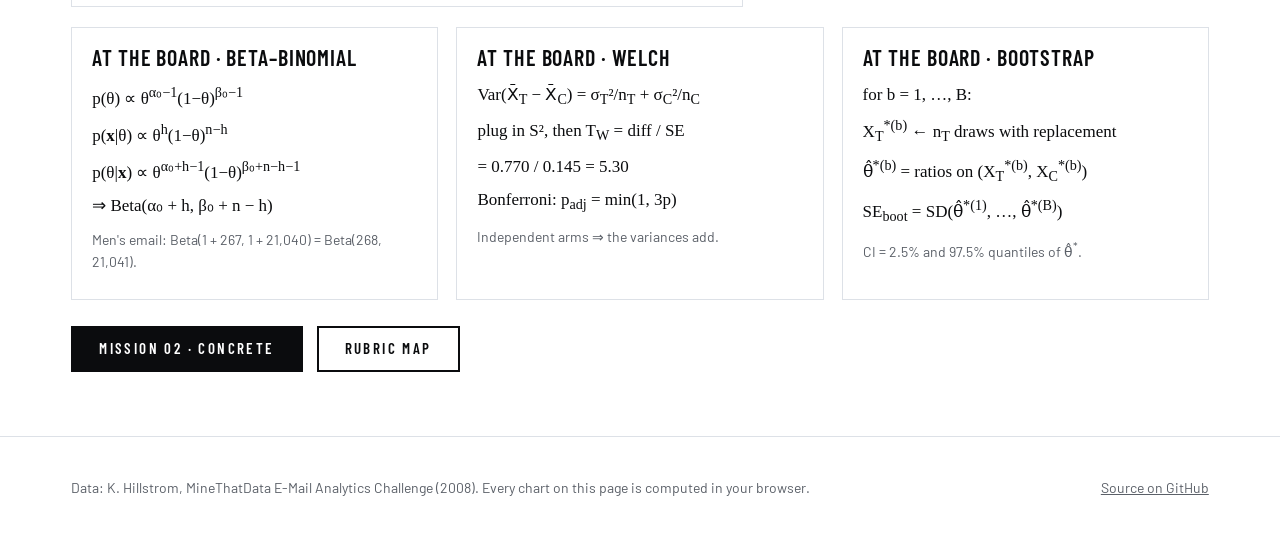
<file: email-technical.html>
<!DOCTYPE html>
<html lang="en">
<head>
<meta charset="utf-8">
<meta name="viewport" content="width=device-width, initial-scale=1">
<title>Mission 01 · Technical version</title>
<link rel="icon" href="data:image/svg+xml,%3Csvg xmlns='http://www.w3.org/2000/svg' viewBox='0 0 32 32'%3E%3Crect width='32' height='32' fill='%230b0c0e'/%3E%3Ccircle cx='10' cy='16' r='3' fill='%238c8c8c'/%3E%3Ccircle cx='16' cy='16' r='3' fill='%23257de0'/%3E%3Ccircle cx='22' cy='16' r='3' fill='%23f47230'/%3E%3C/svg%3E">
<link rel="preconnect" href="https://fonts.googleapis.com"><link rel="preconnect" href="https://fonts.gstatic.com" crossorigin>
<link href="https://fonts.googleapis.com/css2?family=Barlow:wght@400;500;600&family=Barlow+Condensed:wght@500;600;700&family=JetBrains+Mono:wght@400&display=swap" rel="stylesheet">
<link rel="stylesheet" href="assets/css/site.css?v=1795748352">
</head>
<body>
<nav class="nav" aria-label="Main">
  <a class="brand" href="index.html">ASDA <span>Final Project</span></a>
  <div class="links">
    <a href="index.html">Home</a><a href="email.html" aria-current="page">Email</a><a href="concrete.html">Concrete</a><a href="lab.html">Code Lab</a>
  </div>
  <button class="btn sm present-btn" type="button">Present</button>
</nav>

<section class="hero" id="intro" data-title="Mission 01">
  <canvas id="heroDots" aria-hidden="true"></canvas>
  <div class="scrim"></div>
  <div class="wrap">
    <p class="label">Mission 01 · Presentation dataset · Hillstrom email experiment · 64,000 customers · 2 weeks</p>
    <h1>More buyers,<br>not bigger baskets</h1>
    <p class="lead">Each dot above is one customer, and the coloured dots are the ones who bought something. Customers were <b>randomly</b> sent a men's-merchandise email, a women's-merchandise email, or nothing. We ask what the emails did to revenue, and why.</p>
    <div class="stats">
      <div class="stat"><b class="countup" data-to="0.57" data-d="2" data-suf="%">0</b><span><i class="dot" style="background:var(--ctrl)"></i>No email: share who bought</span></div>
      <div class="stat"><b class="countup" data-to="1.25" data-d="2" data-suf="%">0</b><span><i class="dot" style="background:var(--men)"></i>Men's email: share who bought</span></div>
      <div class="stat"><b class="countup" data-to="0.88" data-d="2" data-suf="%">0</b><span><i class="dot" style="background:var(--women)"></i>Women's email: share who bought</span></div>
      <div class="stat"><b class="countup" data-to="114" data-d="0" data-pre="$">0</b><span>Average spend per buyer, about the same in every group</span></div>
    </div>
  </div>
</section>

<!-- ============ 01 RESEARCH QUESTION ============ -->
<section class="chapter" id="rq" data-title="Research question">
  <div class="wrap">
    <header><p class="label">01 · Research question <span class="rub">Rubric: research questions</span></p><h2>Three questions, one experiment</h2></header>
    <p>A retailer emails customers to make money. Most analyses stop at "did the email work?". We go further: <b>how</b> it worked, and <b>for whom</b>. That tells a marketer whether to chase more buyers or bigger orders, and whom to send which email.</p>
    <div class="rq"><span class="n">Q1</span><div><h3>Does each email raise revenue per customer emailed?</h3><p>Outcome: dollars spent in two weeks, averaged over everyone, buyers or not.</p></div></div>
    <div class="rq"><span class="n">Q2</span><div><h3>Is the lift from more people buying, or from buyers spending more?</h3><p>Revenue per customer = (share who buy) × (average spend per buyer). We estimate each factor's contribution, with uncertainty.</p></div></div>
    <div class="rq"><span class="n">Q3</span><div><h3>Does it matter whether the email matches what the customer bought before?</h3><p>Customers are grouped by their purchases in the past year (men's, women's, or both), recorded before the email was sent.</p></div></div>
    <div class="can">
      <div class="panel"><h3><span class="ok-i">✓</span>What these variables can establish</h3>
        <div class="kv"><span><b>Causal effects</b> of each email on visits, purchases and spend over two weeks: the email was assigned at random, so the groups differ only by chance and by the email.</span></div>
        <div class="kv"><span><b>Effects within groups</b> defined by pre-email variables (past purchases), because grouping on something fixed before randomization keeps each comparison randomized.</span></div></div>
      <div class="panel"><h3><span class="no-i">✕</span>What they cannot establish</h3>
        <div class="kv"><span><b>Long-run effects</b>: we only see two weeks, with no repeat purchases and no unsubscribes.</span></div>
        <div class="kv"><span><b>Why</b> an email works (subject line? images? timing?): only the email type varies.</span></div>
        <div class="kv"><span><b>Effects of a visit</b> on buying: visiting is itself caused by the email, so comparing visitors with non-visitors is not randomized.</span></div></div>
    </div>
  </div>
</section>

<!-- ============ 02 DATA ============ -->
<section class="chapter alt" id="data" data-title="The data">
  <div class="wrap">
    <header><p class="label">02 · Data understanding <span class="rub">Rubric: data understanding</span></p><h2>One row is one customer</h2></header>
    <div class="grid2">
      <div class="panel">
        <h3>Variables</h3>
        <div class="scroll"><table class="dict">
          <tr><th>Column</th><th>Meaning</th><th>Role</th></tr>
          <tr><td>segment</td><td>Email received: men's, women's, or none (randomized)</td><td>treatment</td></tr>
          <tr><td>visit</td><td>1 if the customer visited the website within two weeks</td><td>outcome</td></tr>
          <tr><td>conversion</td><td>1 if the customer bought anything within two weeks</td><td>outcome</td></tr>
          <tr><td>spend</td><td>Dollars spent within two weeks ($0 for non-buyers)</td><td>outcome</td></tr>
          <tr><td>mens, womens</td><td>1 if bought men's / women's merchandise in the past year</td><td>pre-email (Q3 groups)</td></tr>
          <tr><td>recency</td><td>Months since last purchase (1–12)</td><td>pre-email (balance check)</td></tr>
          <tr><td>history</td><td>Dollars spent in the past year</td><td>pre-email (balance check)</td></tr>
          <tr><td>newbie</td><td>1 if a new customer in the past 12 months</td><td>pre-email (balance check)</td></tr>
          <tr><td>channel, zip_code</td><td>Purchase channel; urban / suburban / rural</td><td>descriptive only</td></tr>
        </table></div>
        <p class="note">Source: K. Hillstrom, MineThatData E-Mail Analytics and Data Mining Challenge (2008), via the course dataset page. 64,000 rows, 12 columns. <code>history_segment</code> is a binned copy of <code>history</code>, so we do not use it.</p>
      </div>
      <div>
        <div class="fig short"><svg id="ecdf" aria-label="Distribution of spend among buyers"></svg></div>
        <p class="note"><b>How to read:</b> for each arm, the line shows the share of buyers who spent at most $x. Lines that lie on top of each other mean buyers spend the same in every arm. Hover for values.</p>
        <div class="panel" style="margin-top:12px">
          <h3>Unusual data and what we decided</h3>
          <div class="kv"><span>Missing values</span><b>none</b></div>
          <div class="kv"><span>Customers who spent $0 → kept as $0: that is the true outcome</span><b id="zeroShare">–</b></div>
          <div class="kv"><span>Minimum purchase $29.99 (floor) → kept; noted as a limitation</span><b>136 buyers</b></div>
          <div class="kv"><span>Spend capped at $499 → kept; basket estimates slightly truncated</span><b>12 buyers</b></div>
          <div class="kv"><span>Did randomization work? Largest |T| of 10 covariate tests</span><b id="balT">–</b></div>
        </div>
      </div>
    </div>
  </div>
</section>

<!-- ============ 03 APPROACH ============ -->
<section class="chapter" id="approach" data-title="Approach">
  <div class="wrap">
    <header><p class="label">03 · Concepts and approach <span class="rub">Rubric: concepts and approach</span></p><h2>Three course concepts, one per job</h2></header>
    <div class="grid3">
      <div class="concept-card"><span class="lec">Lecture 8</span><h3>Welch's t-test + Bonferroni</h3>
        <dl><dt>Answers</dt><dd>Q1: is the revenue difference real?</dd><dt>Why this method</dt><dd>It compares two means without assuming equal variances. The arms' spend variances differ.</dd><dt>Assumes</dt><dd>Independent customers; the CLT makes the mean difference ≈ normal. Checked in chapter 08.</dd><dt>Why the correction</dt><dd>We run 3 tests. Bonferroni keeps the chance of any false alarm ≤ 5%.</dd></dl></div>
      <div class="concept-card"><span class="lec">Lecture 11</span><h3>Bayesian Beta–Binomial</h3>
        <dl><dt>Answers</dt><dd>Q1 and Q3: how likely is it that one email converts better than another?</dd><dt>Why this method</dt><dd>Buying is a yes/no outcome, a Bernoulli trial. The Beta prior is conjugate, so the posterior has a closed form, and it gives direct probability statements like P(θ<sub>men</sub> > θ<sub>ctrl</sub>).</dd><dt>Assumes</dt><dd>Customers in an arm share one buying probability θ; the prior is reasonable. Checked with four priors.</dd></dl></div>
      <div class="concept-card"><span class="lec">Lecture 9</span><h3>Nonparametric bootstrap</h3>
        <dl><dt>Answers</dt><dd>Q2: how much of the lift is buyers vs basket, with a confidence interval?</dd><dt>Why this method</dt><dd>The buyer and basket ratios are ratios of ratios. No simple formula gives their standard error; resampling does.</dd><dt>Assumes</dt><dd>The sample represents the population; customers are independent; each arm is resampled separately, as randomized.</dd></dl></div>
    </div>
    <div class="grid2" style="margin-top:22px">
      <div class="panel"><h3>Notation (as in the lecture notes)</h3>
        <div class="scroll"><table class="notation">
          <tr><td>n<sub>T</sub>, n<sub>C</sub></td><td>customers in the email (treatment) arm and the control arm</td></tr>
          <tr><td>X̄<sub>T</sub>, S<sub>T</sub><sup>2</sup></td><td>sample mean and unbiased sample variance of spend in arm T</td></tr>
          <tr><td>μ<sub>T</sub>, μ<sub>C</sub></td><td>true mean revenue per customer; H<sub>0</sub>: μ<sub>T</sub> = μ<sub>C</sub> vs H<sub>1</sub>: μ<sub>T</sub> ≠ μ<sub>C</sub></td></tr>
          <tr><td>θ, h, n</td><td>buying probability; number of buyers h among n customers</td></tr>
          <tr><td>α<sub>0</sub>, β<sub>0</sub></td><td>Beta prior parameters</td></tr>
          <tr><td>p, m</td><td>share who buy; mean spend per buyer (so μ = p·m)</td></tr>
          <tr><td>B, θ̂<sup>*(b)</sup></td><td>number of bootstrap replicates; statistic on replicate b</td></tr>
        </table></div></div>
      <div class="panel"><h3>Different from Mission 02</h3><p class="small">This analysis is about <b>inference on a randomized experiment</b>: tests, posterior probabilities and resampling. Mission 02 (concrete) is about <b>regression and model selection</b>: least squares, diagnostics, AIC/BIC, cross-validation, ridge and lasso. Only basic summaries and plots are shared.</p>
        <p class="small">Every method is our own function in <code>src/asda/stats_tools.py</code>, unit-tested against SciPy (chapter 11).</p></div>
    </div>
  </div>
</section>

<!-- ============ 04 WELCH ============ -->
<section class="chapter alt" id="welch" data-title="Welch t-test">
  <div class="wrap">
    <header><p class="label">04 · Concept 1 · Lecture 8 · Welch's t-test and p-hacking</p><h2>Both emails raise revenue</h2></header>
    <div class="explain">
      <div class="ex"><b>What we do</b><p>Compare mean spend per customer between two arms, and ask whether the gap is bigger than chance would produce.</p></div>
      <div class="ex"><b>In symbols</b><p>T<sub>W</sub> = (X̄<sub>T</sub> − X̄<sub>C</sub>) / √(S<sub>T</sub>²/n<sub>T</sub> + S<sub>C</sub>²/n<sub>C</sub>). Under H<sub>0</sub>, T<sub>W</sub> ≈ t with Welch–Satterthwaite df.</p></div>
      <div class="ex"><b>How to read the chart</b><p>The black curve is what T<sub>W</sub> looks like if the email does nothing. The coloured line is what we observed. Far into the shaded tails means very unlikely under H<sub>0</sub>.</p></div>
      <div class="ex"><b>Watch out</b><p>Every extra test is another chance of a false alarm. Press "Run 20 fake tests" below to see it happen.</p></div>
    </div>
    <div class="controls"><div class="seg" id="segWelch" role="group" aria-label="Comparison"></div></div>
    <div class="grid2 even">
      <div>
        <div class="fig short"><svg id="tplot" aria-label="Welch t statistic against its null distribution"></svg></div>
        <div class="formula" id="welchFormula"></div>
      </div>
      <div class="panel">
        <h3>Three tests, one correction</h3>
        <div class="scroll"><table id="welchTab"></table></div>
        <p class="note">Bonferroni: reject H<sub>0</sub> when <i class="v">p</i> ≤ α/<i class="v">m</i>, with <i class="v">m</i> = 3 tests (equivalently, multiply p by 3).</p>
      </div>
    </div>
    <div class="grid2" style="margin-top:24px">
      <div>
        <div class="controls"><button class="btn sm solid" id="aaRun" type="button">Run 20 fake tests</button><span class="note" id="aaNote">Splits the no-email group at random into two halves, 20 times. Nobody got an email, so any "significant" result is a false positive.</span></div>
        <div class="fig short"><svg id="aaPlot" aria-label="p-values from A/A tests"></svg></div>
      </div>
      <div class="panel">
        <h3>Why we correct</h3>
        <div class="kv"><span>Fake tests run so far</span><b id="aaN">0</b></div>
        <div class="kv"><span>Batches with ≥1 false positive at α = 0.05</span><b id="aaRaw">–</b></div>
        <div class="kv"><span>…with Bonferroni α/20</span><b id="aaBonf">–</b></div>
        <p class="note">Theory: with 20 tests at α = 0.05, 1 − 0.95<sup>20</sup> ≈ 64% of batches contain a false discovery. Bonferroni brings that back to about 5%.</p>
      </div>
    </div>
    <p class="takeaway"><b>Takeaway</b>Both emails raise revenue per customer, and that survives the correction. "Men's beats women's" on revenue does not: p = 0.03 alone, 0.09 after correcting for 3 tests.</p>
  </div>
</section>

<!-- ============ 05 BAYES ============ -->
<section class="chapter" id="bayes" data-title="Bayesian updating">
  <div class="wrap">
    <header><p class="label">05 · Concept 2 · Lecture 11 · Beta–Binomial updating</p><h2>Feed the posterior, watch it learn</h2></header>
    <div class="explain">
      <div class="ex"><b>What we do</b><p>Treat each arm's buying probability θ as unknown, start from a prior belief, and update it with every customer we see.</p></div>
      <div class="ex"><b>In symbols</b><p>θ ~ Beta(α<sub>0</sub>, β<sub>0</sub>); after h buyers among n: θ | <b>x</b> ~ Beta(α<sub>0</sub> + h, β<sub>0</sub> + n − h). Add buyers to α, non-buyers to β.</p></div>
      <div class="ex"><b>How to read the chart</b><p>Each curve shows the plausible values of θ for one arm. Narrow means certain; curves that do not overlap mean a clear difference.</p></div>
      <div class="ex"><b>Try this</b><p>Press ▶ Play: the curves start flat and sharpen as customers arrive. Switch to "Sceptical": the answer hardly moves, so the data, not the prior, drive it.</p></div>
    </div>
    <div class="controls">
      <div class="seg" id="segPrior" role="group" aria-label="Prior"></div>
      <div class="seg" id="segGroup" role="group" aria-label="Customers"></div>
      <label class="range">Customers seen <input id="frac" type="range" min="0" max="1000" value="1000"><b id="fracLab">100%</b></label>
      <button class="btn sm solid" id="play" type="button">▶ Play from zero</button>
    </div>
    <div class="grid2">
      <div><div class="fig" style="min-height:min(420px,46vh)"><svg id="post" aria-label="Posterior densities"></svg></div></div>
      <div>
        <div class="panel"><h3>Monte Carlo from the posteriors</h3><div id="probs"></div></div>
        <div class="fig short" style="margin-top:14px;min-height:160px"><svg id="trace" aria-label="Probability trace during play"></svg></div>
        <p class="note" id="priorNote"></p>
      </div>
    </div>
    <p class="takeaway"><b>Takeaway</b>On conversion, the men's email beats both the control and the women's email with posterior probability above 0.999, under every prior we tried. Buying is a 0/1 outcome, far less noisy than dollars, which is why it separates the emails when revenue could not.</p>
  </div>
</section>

<!-- ============ 06 BOOTSTRAP ============ -->
<section class="chapter alt" id="boot" data-title="Bootstrap">
  <div class="wrap">
    <header><p class="label">06 · Concept 3 · Lecture 9 · Nonparametric bootstrap</p><h2>Split the lift: buyers × basket</h2></header>
    <div class="explain">
      <div class="ex"><b>What we do</b><p>Split the revenue ratio into a buyer effect and a basket effect: μ<sub>T</sub>/μ<sub>C</sub> = (p<sub>T</sub>/p<sub>C</sub>) · (m<sub>T</sub>/m<sub>C</sub>).</p></div>
      <div class="ex"><b>The algorithm</b><p>For b = 1…B: resample each arm's customers with replacement, recompute all three ratios → θ̂<sup>*(b)</sup>. The 2.5% and 97.5% quantiles give a 95% CI.</p></div>
      <div class="ex"><b>How to read the chart</b><p>Each histogram is the spread of one ratio across resamples; the shaded band is its 95% CI. The dashed line at 1× means "no effect".</p></div>
      <div class="ex"><b>Why not a formula?</b><p>A ratio of ratios has no simple standard error. The bootstrap needs only the data and a computer.</p></div>
    </div>
    <div class="controls">
      <div class="seg" id="segEmail" role="group" aria-label="Email"></div>
      <div class="seg" id="segB" role="group" aria-label="Replicates"></div>
      <button class="btn sm solid" id="bootRun" type="button">Resample live</button>
      <span class="note" id="bootStatus"></span>
    </div>
    <div class="grid3" id="bootFigs"></div>
    <div class="stats" id="bootStats"></div>
    <p class="takeaway"><b>Takeaway</b>Revenue roughly doubles, and essentially all of it comes from more buyers. The basket ratio's interval includes 1: buyers spend the same with or without the email.</p>
  </div>
</section>

<!-- ============ 07 Q3 ============ -->
<section class="chapter" id="groups" data-title="Who responds">
  <div class="wrap">
    <header><p class="label">07 · Answering Q3 · Beta–Binomial within groups</p><h2>The women's email misses men's buyers</h2></header>
    <div class="explain three">
      <div class="ex"><b>What we do</b><p>Repeat the Beta–Binomial comparison inside three groups of customers, defined by what they bought <b>before</b> the email.</p></div>
      <div class="ex"><b>How to read the chart</b><p>Each dot is the posterior mean of the lift θ<sub>email</sub> − θ<sub>control</sub> (percentage points), with its 95% credible interval. An interval crossing the dashed zero line means no clear effect.</p></div>
      <div class="ex"><b>Caution</b><p>These are 6 extra comparisons we did not plan in advance. We treat them as exploratory and confirm them with Bonferroni-corrected Welch tests.</p></div>
    </div>
    <div class="grid2">
      <div><div class="fig tall"><svg id="forest" aria-label="Conversion lift by past purchases"></svg></div></div>
      <div class="panel">
        <h3>Key numbers</h3>
        <div id="forestKV"></div>
        <h3 style="margin-top:16px">Welch check on revenue (Bonferroni, 6 tests)</h3>
        <div class="scroll"><table id="subTab"></table></div>
      </div>
    </div>
    <p class="takeaway"><b>Takeaway</b>Matching is not the story. The women's email does nothing for past men's-only buyers, while the men's email works on every group, including past women's buyers.</p>
  </div>
</section>

<!-- ============ 08 VALIDATION ============ -->
<section class="chapter alt" id="check" data-title="Validation">
  <div class="wrap">
    <header><p class="label">08 · Validation · checking our own assumptions <span class="rub">Rubric: interpretation</span></p><h2>Can we trust the machinery?</h2></header>
    <div class="grid2">
      <div><div class="fig"><svg id="clt" aria-label="Bootstrap distribution vs normal approximation"></svg></div>
        <p class="note"><b>How to read:</b> the bars are the bootstrap distribution of the mean difference; the curve is the normal approximation Welch's test assumes. If they match, the test is trustworthy.</p></div>
      <div>
        <div class="panel"><h3>Check 1 · CLT with 99% zeros</h3><div id="cltKV"></div></div>
        <div class="panel" style="margin-top:12px"><h3>Check 2 · Randomization balance</h3><p class="small">Welch t-statistics comparing each email arm with control on variables fixed <b>before</b> the email. If randomization worked these look like N(0,1) noise: all |T| &lt; 2.</p><div class="scroll"><table id="balTab"></table></div></div>
        <div class="panel" style="margin-top:12px"><h3>Check 3 · Prior sensitivity</h3><div id="priorTab"></div></div>
      </div>
    </div>
  </div>
</section>

<!-- ============ 09 RESULTS ============ -->
<section class="chapter" id="results" data-title="Results">
  <div class="wrap">
    <header><p class="label">09 · Results <span class="rub">Rubric: results</span></p><h2>The answers, with their uncertainty</h2></header>
    <p class="small muted">Final numbers from <code>src/hillstrom_analysis.py</code> (seed 20261207, B = 10,000, 400,000 posterior draws). The live charts above use their own random draws, so they can differ in the last digit.</p>
    <div class="scroll"><table id="resTab"></table></div>
  </div>
</section>

<!-- ============ 10 INTERPRETATION ============ -->
<section class="chapter alt" id="end" data-title="Interpretation">
  <div class="wrap">
    <header><p class="label">10 · Interpretation and limitations <span class="rub">Rubric: interpretation and limitations</span></p><h2>What the data can and cannot establish</h2></header>
    <div class="grid2 even">
      <div class="panel" style="background:#eef5fd;border-color:#d4e5f8">
        <h3>What we conclude, and why it is credible</h3>
        <div class="kv"><span><b>Causal, not just correlation.</b> The email was randomized (balance check passed), so differences between arms are effects of the email.</span></div>
        <div class="kv"><span><b>Robust across methods.</b> Welch (frequentist), Beta–Binomial (Bayesian) and the bootstrap agree on direction and size.</span></div>
        <div class="kv"><span><b>Uncertainty is reported.</b> Every effect has a CI or credible interval, and multiple testing is corrected.</span></div>
        <div class="kv"><span><b>Honest inconclusive results.</b> Men's vs women's on revenue, and the basket effect, are not distinguishable from zero.</span></div>
      </div>
      <div class="panel">
        <h3>Limits</h3>
        <div class="kv"><span><b>Two-week window</b>: no long-run, repeat-purchase or unsubscribe effects.</span></div>
        <div class="kv"><span><b>Truncated spend</b>: floored at $29.99 and capped at $499, so the basket estimates are slightly compressed.</span></div>
        <div class="kv"><span><b>Few buyers</b> (578): "no basket effect" means "no large one". The CI allows about ±20%.</span></div>
        <div class="kv"><span><b>Exploratory subgroups</b>, and one retailer in 2008: results may not generalize to other firms or years.</span></div>
        <div class="kv"><span><b>Constant θ per arm</b> is a simplification: buying probability surely varies by customer.</span></div>
      </div>
    </div>
  </div>
</section>

<!-- ============ 11 CODE + BOARD ============ -->
<section class="chapter" id="code" data-title="Code and board">
  <div class="wrap">
    <header><p class="label">11 · Code, tests and the board <span class="rub">Rubric: code · Q&amp;A</span></p><h2>Find it, test it, derive it</h2></header>
    <div class="grid2">
      <div class="panel"><h3>Where each method lives</h3><div class="scroll"><table class="dict">
        <tr><th>Function (src/asda/stats_tools.py)</th><th>What it does</th><th>Unit test</th></tr>
        <tr><td>welch_t</td><td>T<sub>W</sub>, Welch df, p, 95% CI</td><td>matches scipy.stats.ttest_ind</td></tr>
        <tr><td>bonferroni</td><td>p × m, reject decisions</td><td>hand-computed example</td></tr>
        <tr><td>bootstrap_two_sample</td><td>resamples each arm, B replicates</td><td>bootstrap SE ≈ analytic SE</td></tr>
        <tr><td>percentile_ci</td><td>2.5% / 97.5% quantiles</td><td>known answer on 1…1000</td></tr>
        <tr><td>beta_posterior</td><td>Beta(α₀ + h, β₀ + n − h)</td><td>sequential = batch update</td></tr>
        <tr><td>prob_greater</td><td>Monte Carlo P(θ<sub>A</sub> &gt; θ<sub>B</sub>)</td><td>= 0.5 for identical posteriors</td></tr>
        <tr><td>decomposition_stats</td><td>revenue = buyers × basket</td><td>identity holds exactly</td></tr>
      </table></div></div>
      <div class="panel"><h3>Reproduce and demonstrate</h3>
        <div class="kv"><span>Run the whole analysis</span><b><code>python src/hillstrom_analysis.py</code></b></div>
        <div class="kv"><span>Run all 31 tests</span><b><code>python -m pytest</code></b></div>
        <div class="kv"><span>Fixed seed, so every number reproduces</span><b>20261207</b></div>
        <p class="small">Or run all of it live in this browser, including the tests:</p>
        <a class="btn sm solid" href="lab.html#email">Open the Code Lab</a></div>
    </div>
    <div class="board" style="margin-top:20px">
      <div class="panel"><h3>At the board · Beta–Binomial</h3>
        <div class="step">p(θ) ∝ θ<sup>α₀−1</sup>(1−θ)<sup>β₀−1</sup></div><div class="step">p(<b>x</b>|θ) ∝ θ<sup>h</sup>(1−θ)<sup>n−h</sup></div>
        <div class="step">p(θ|<b>x</b>) ∝ θ<sup>α₀+h−1</sup>(1−θ)<sup>β₀+n−h−1</sup></div><div class="step">⇒ Beta(α₀ + h, β₀ + n − h)</div>
        <p class="note">Men's email: Beta(1 + 267, 1 + 21,040) = Beta(268, 21,041).</p></div>
      <div class="panel"><h3>At the board · Welch</h3>
        <div class="step">Var(X̄<sub>T</sub> − X̄<sub>C</sub>) = σ<sub>T</sub>²/n<sub>T</sub> + σ<sub>C</sub>²/n<sub>C</sub></div><div class="step">plug in S², then T<sub>W</sub> = diff / SE</div>
        <div class="step">= 0.770 / 0.145 = 5.30</div><div class="step">Bonferroni: p<sub>adj</sub> = min(1, 3p)</div>
        <p class="note">Independent arms ⇒ the variances add.</p></div>
      <div class="panel"><h3>At the board · Bootstrap</h3>
        <div class="step">for b = 1, …, B:</div><div class="step">  X<sub>T</sub><sup>*(b)</sup> ← n<sub>T</sub> draws with replacement</div>
        <div class="step">  θ̂<sup>*(b)</sup> = ratios on (X<sub>T</sub><sup>*(b)</sup>, X<sub>C</sub><sup>*(b)</sup>)</div><div class="step">SE<sub>boot</sub> = SD(θ̂<sup>*(1)</sup>, …, θ̂<sup>*(B)</sup>)</div>
        <p class="note">CI = 2.5% and 97.5% quantiles of θ̂<sup>*</sup>.</p></div>
    </div>
    <div class="cta" style="display:flex;flex-wrap:wrap;gap:14px;margin-top:26px"><a class="btn solid" href="concrete.html">Mission 02 · Concrete</a><a class="btn" href="index.html#rubric">Rubric map</a></div>
  </div>
</section>

<footer class="site"><div class="wrap"><span>Data: K. Hillstrom, MineThatData E-Mail Analytics Challenge (2008). Every chart on this page is computed in your browser.</span><a href="https://github.com/sahiljangra12/asda-final-project">Source on GitHub</a></div></footer>
<script src="assets/js/core.js?v=1795748352"></script>
<script src="assets/js/email-tech.js?v=2"></script>
<script defer src="https://sahiljangra12.github.io/ask/ask.js" data-site="ASDA Final Project" data-claude="on"></script>
</body>
</html>
</file>
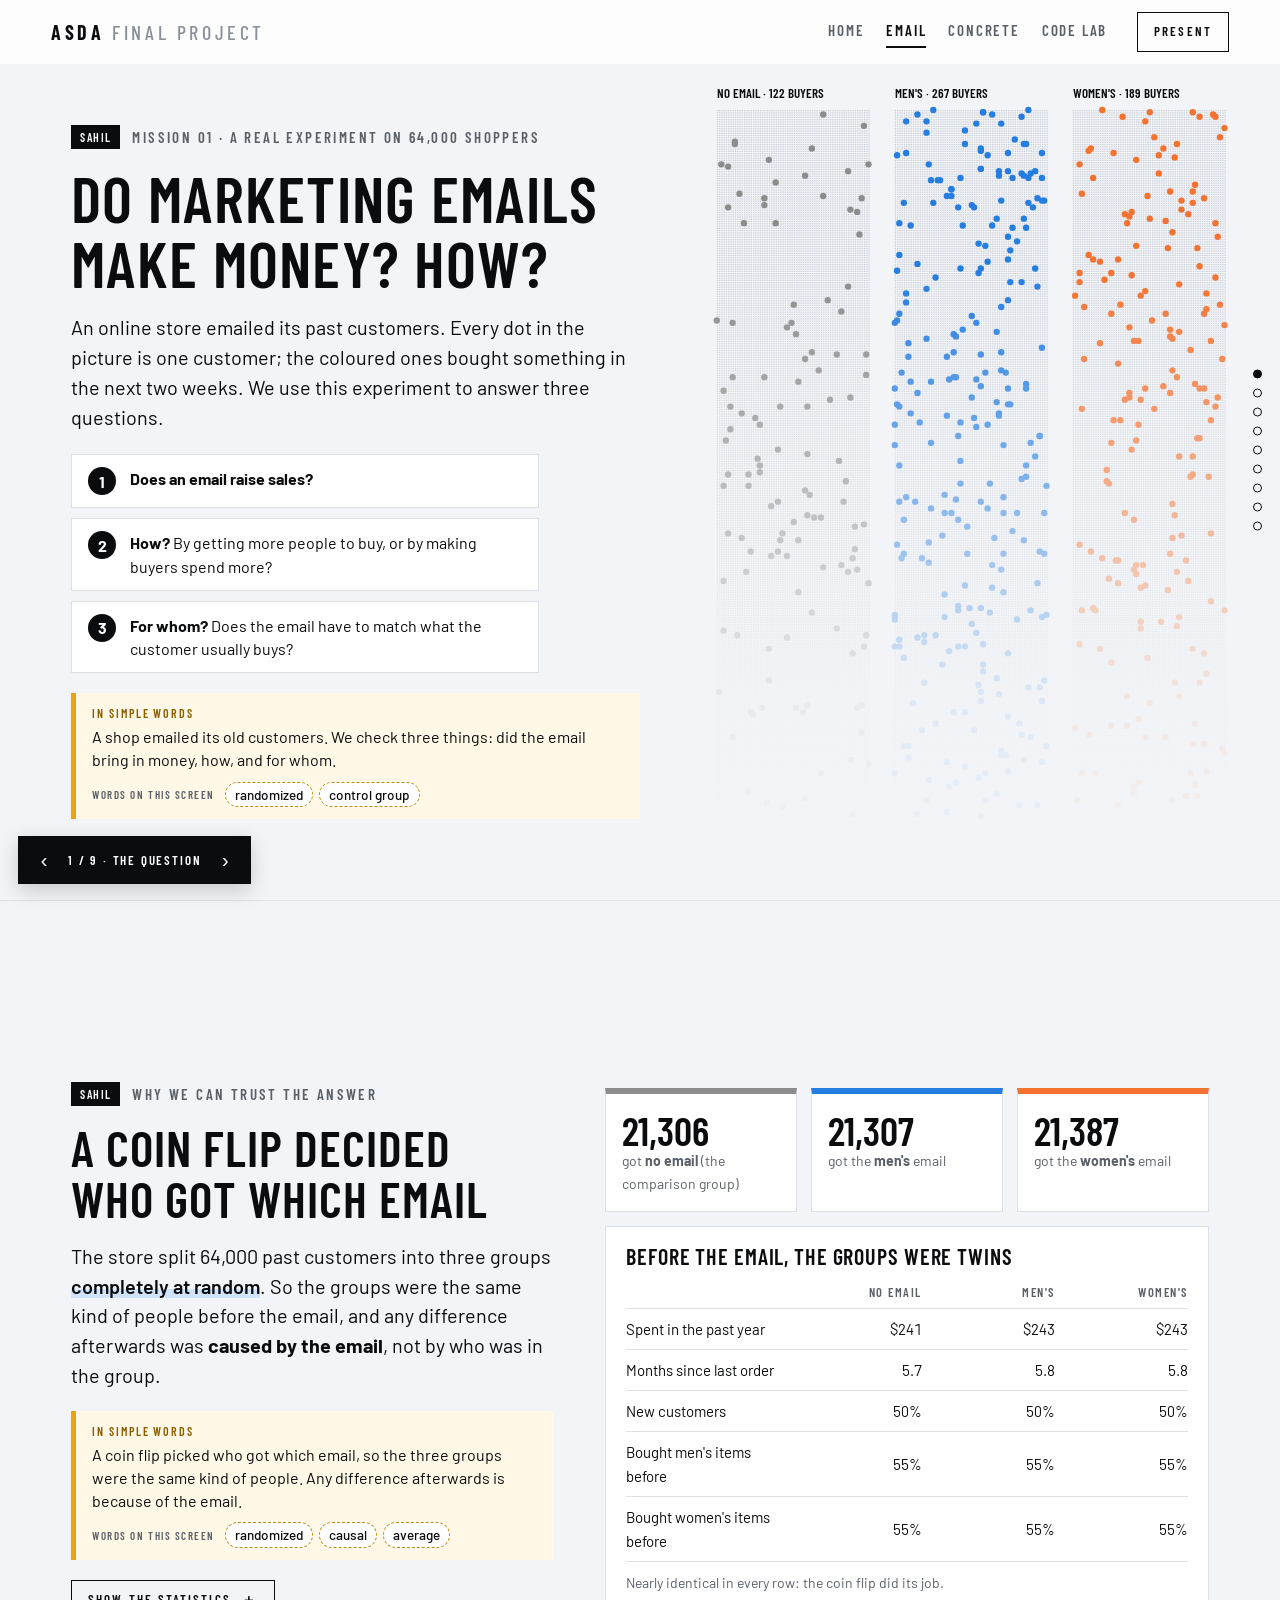
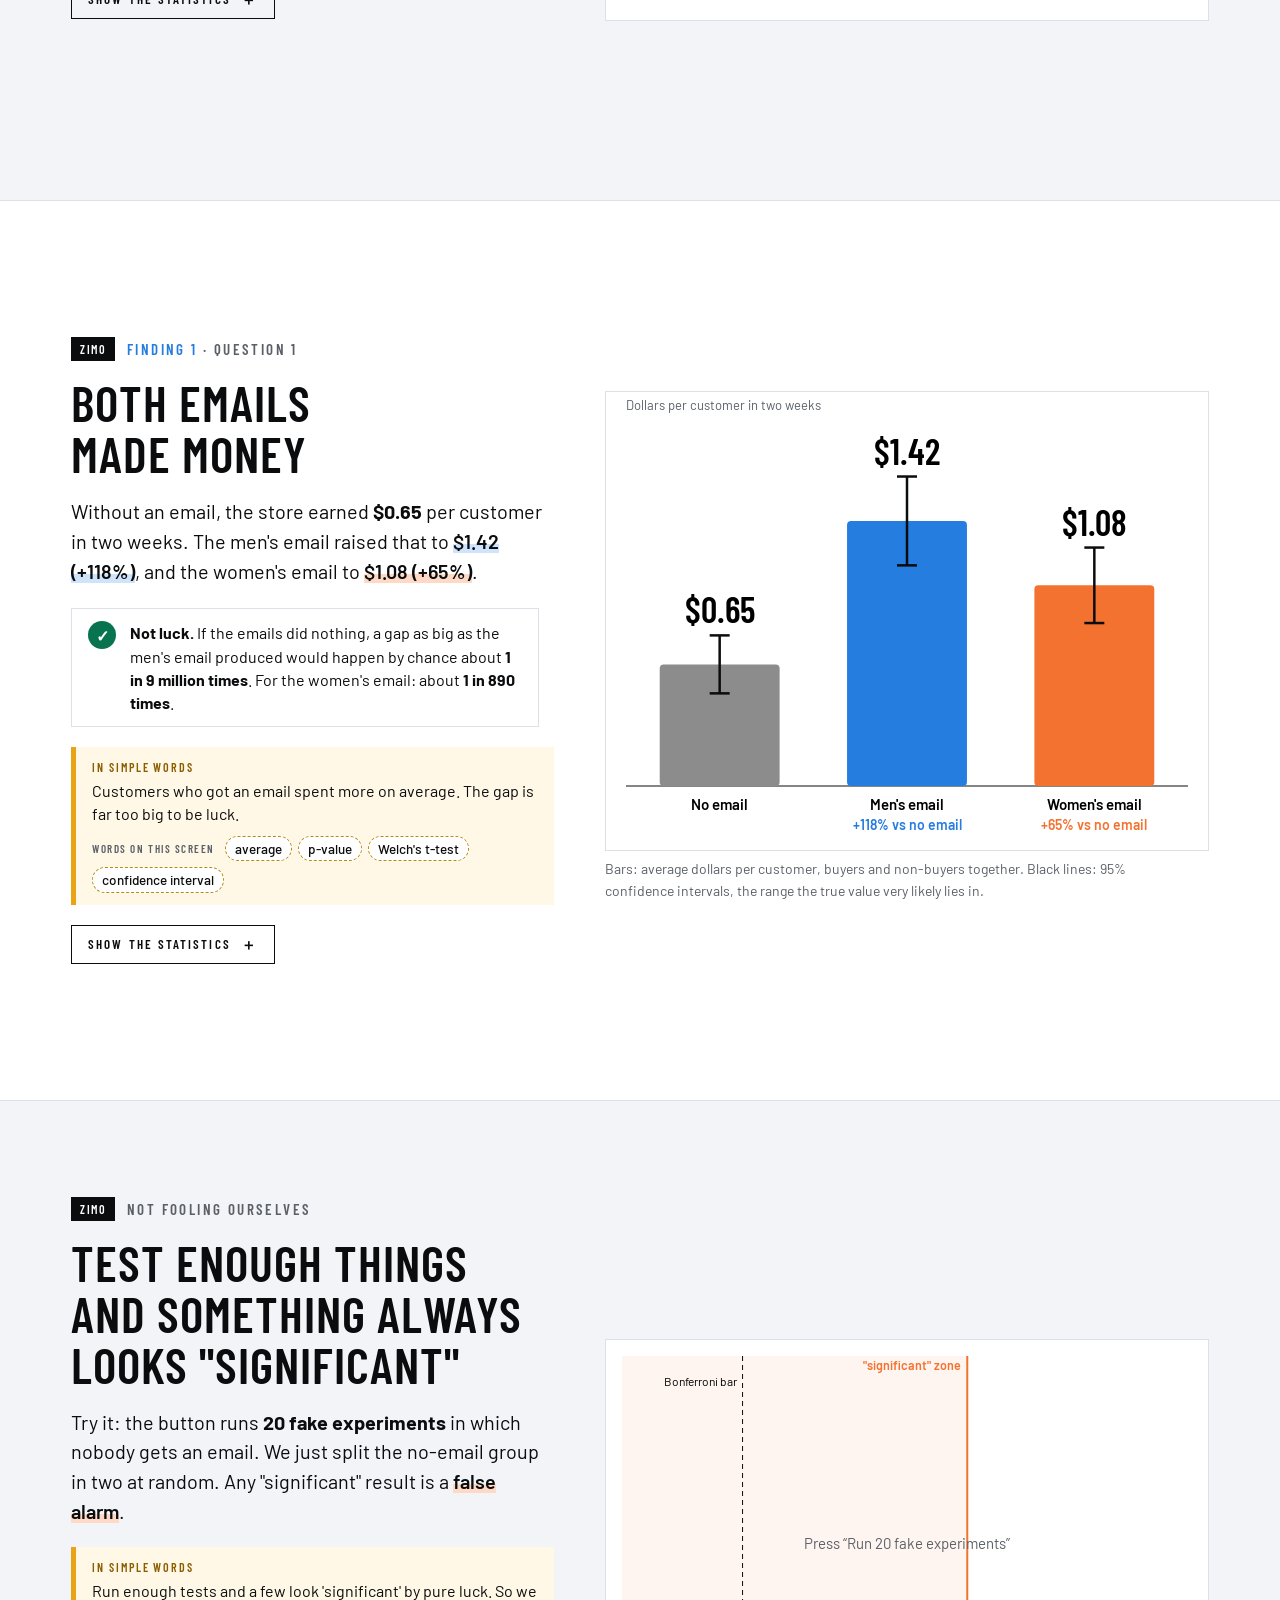
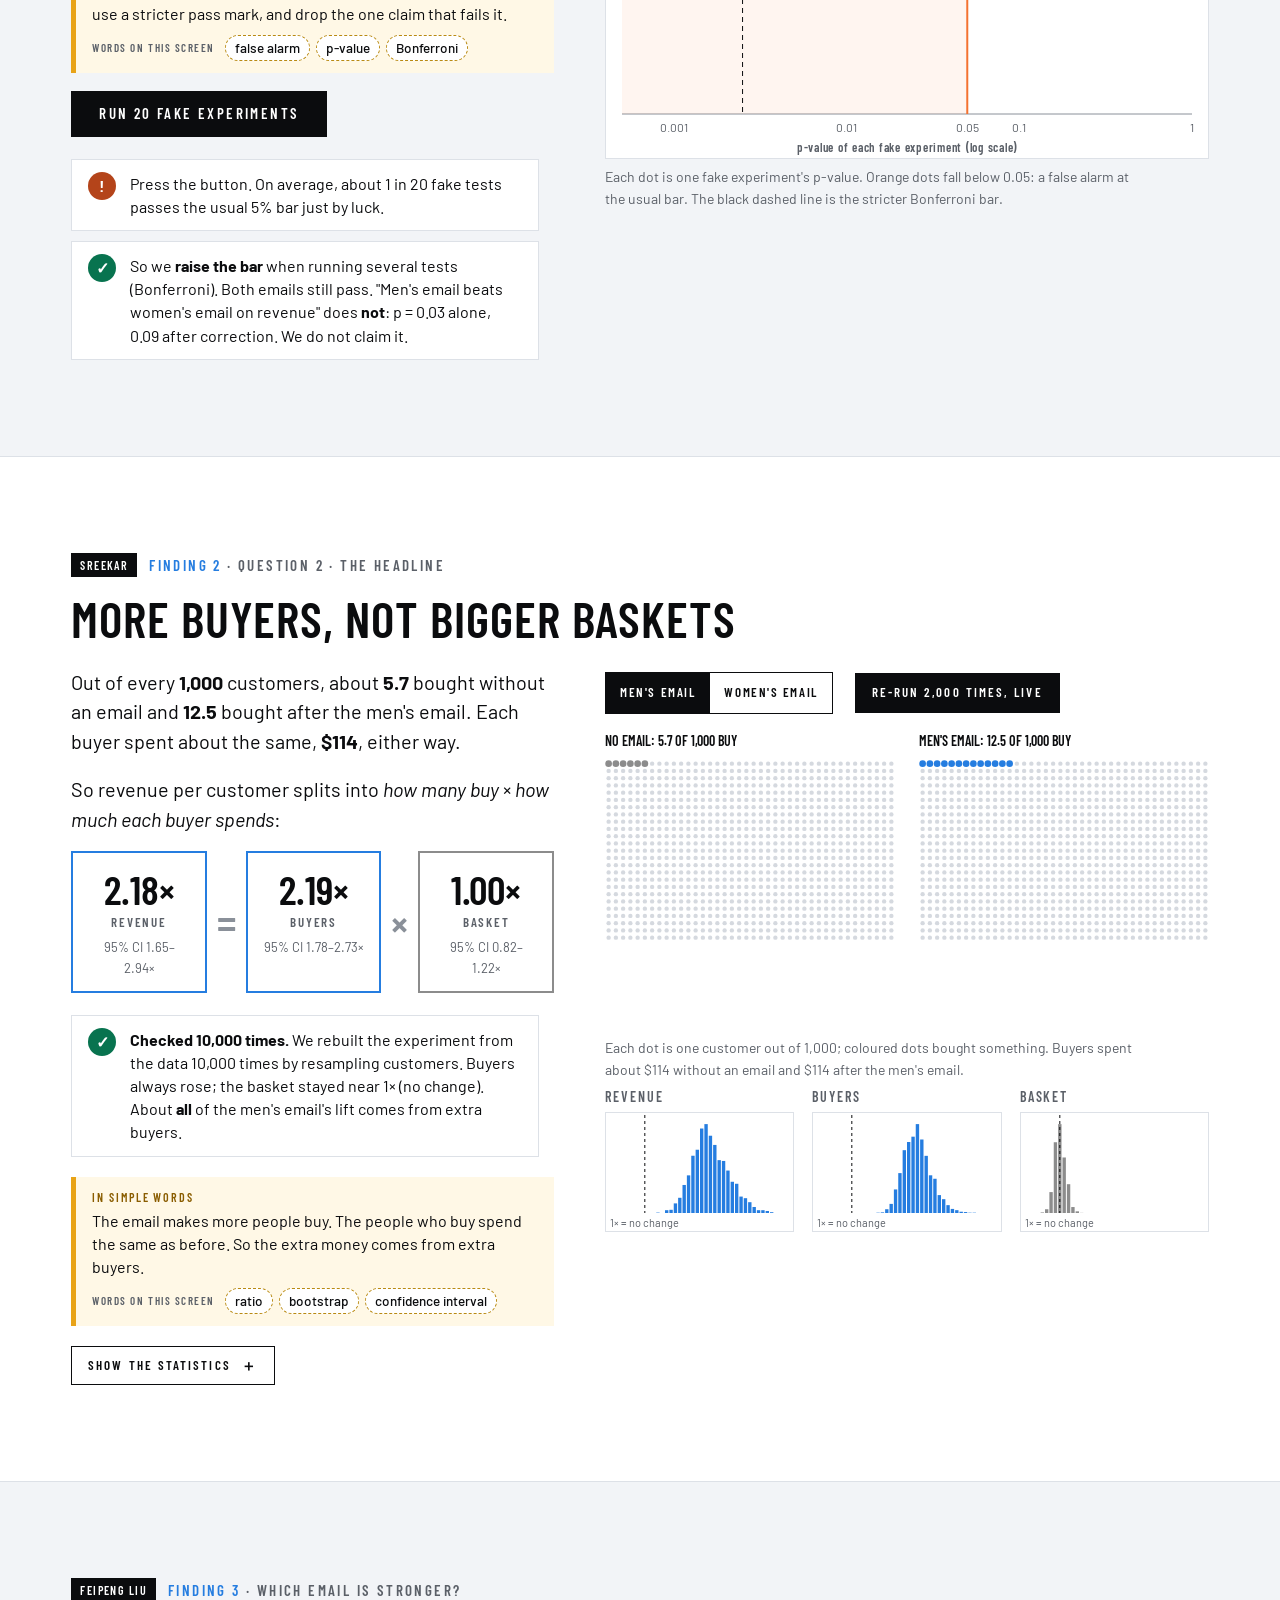
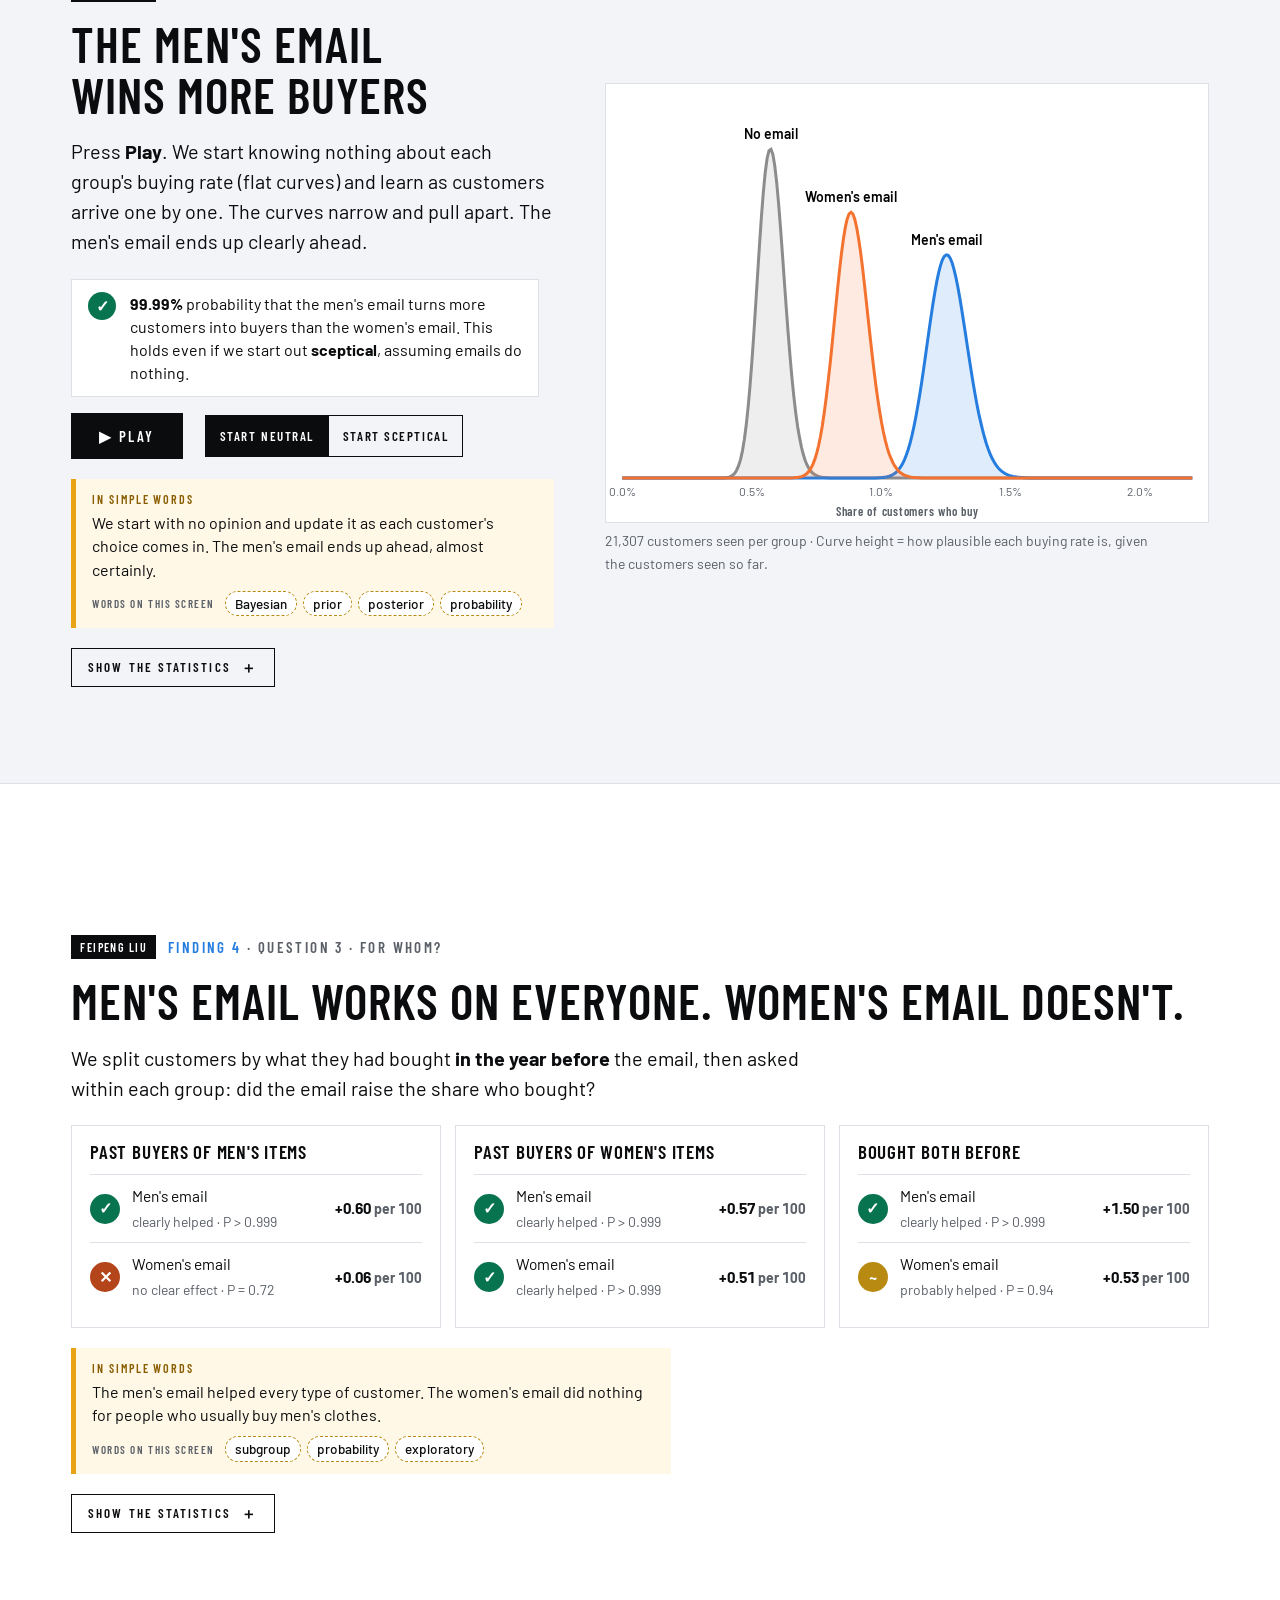
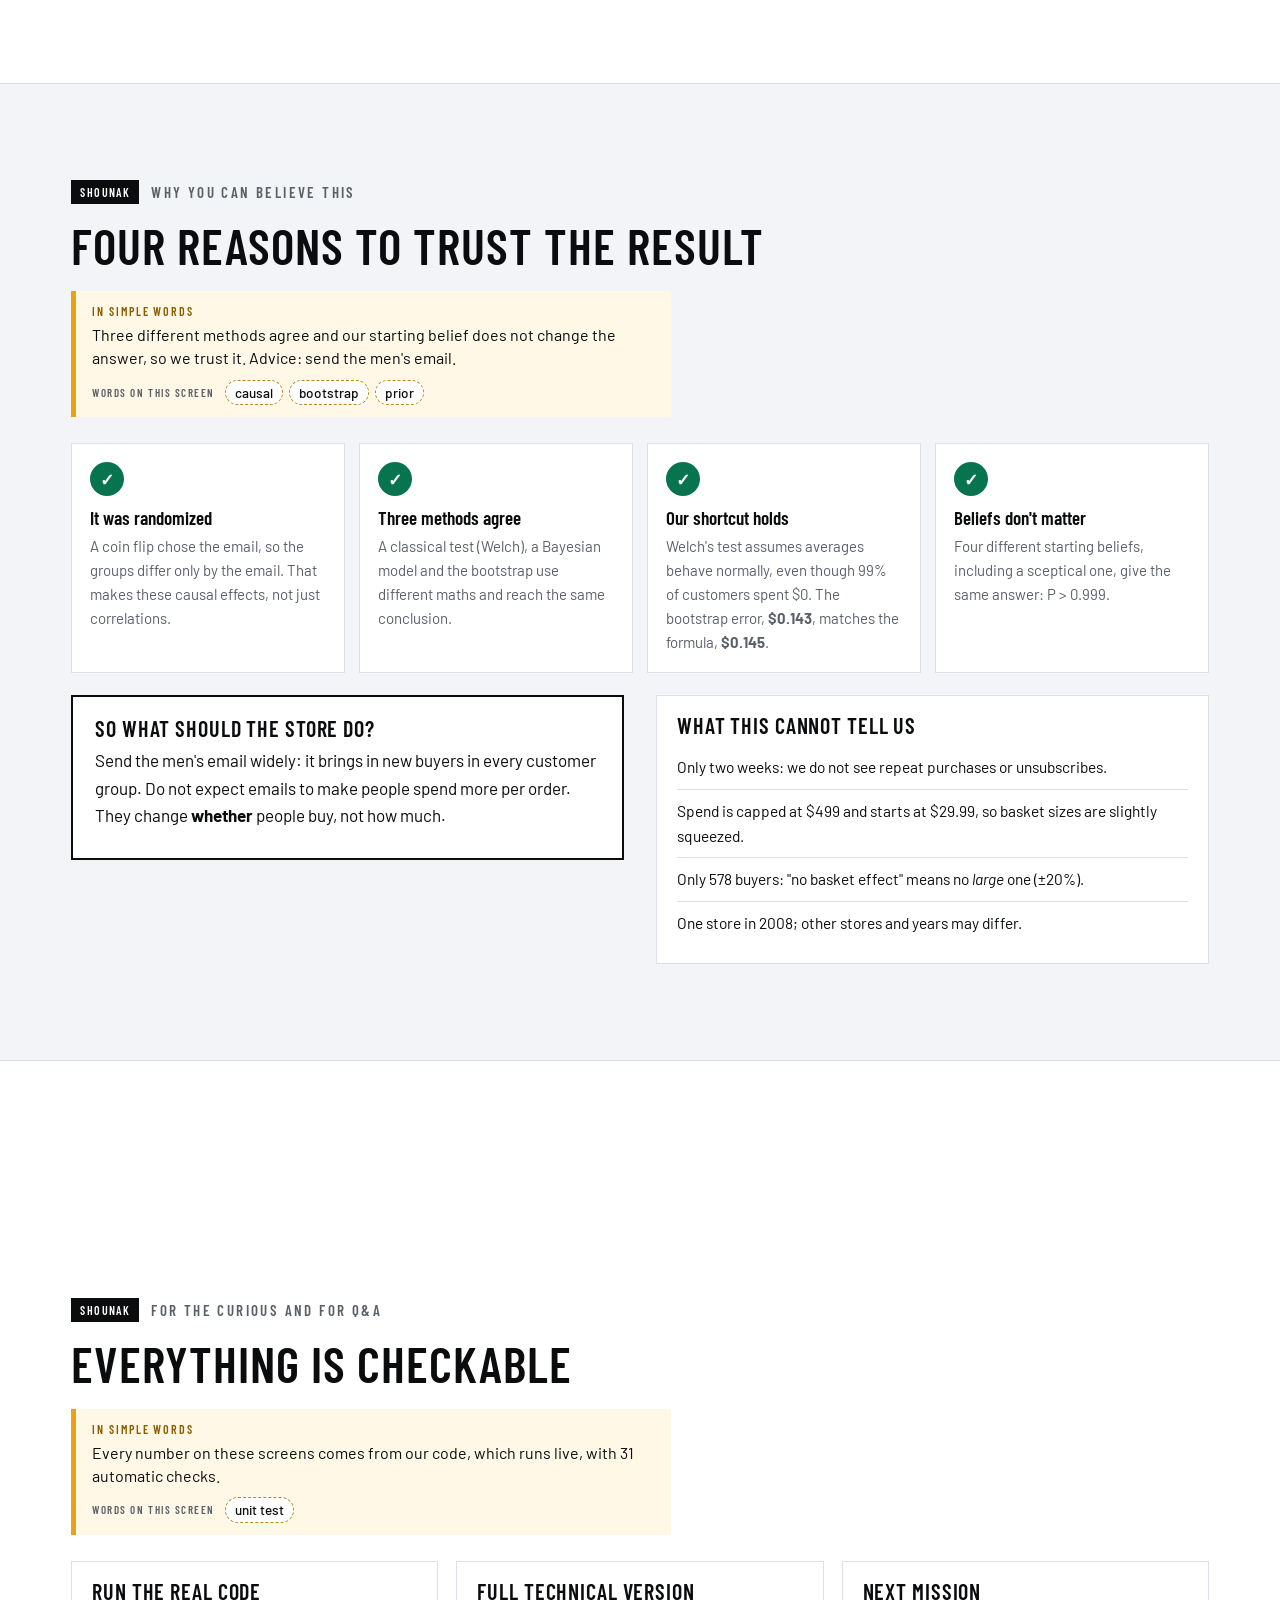
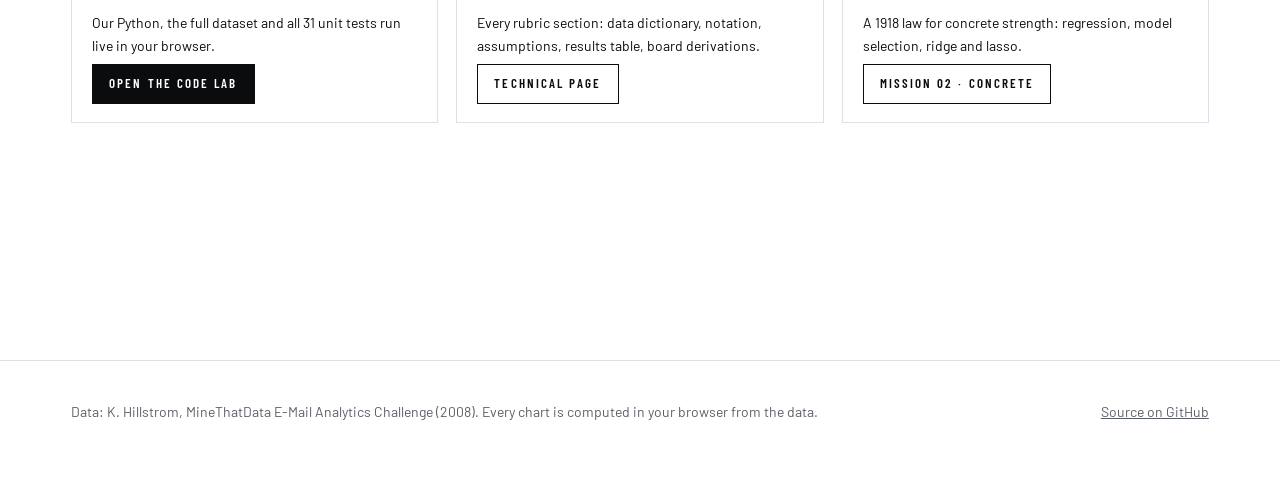
<file: email.html>
<!DOCTYPE html>
<html lang="en">
<head>
<meta charset="utf-8">
<meta name="viewport" content="width=device-width, initial-scale=1">
<title>Mission 01 · Do marketing emails make money?</title>
<link rel="icon" href="data:image/svg+xml,%3Csvg xmlns='http://www.w3.org/2000/svg' viewBox='0 0 32 32'%3E%3Crect width='32' height='32' fill='%230b0c0e'/%3E%3Ccircle cx='10' cy='16' r='3' fill='%238c8c8c'/%3E%3Ccircle cx='16' cy='16' r='3' fill='%23257de0'/%3E%3Ccircle cx='22' cy='16' r='3' fill='%23f47230'/%3E%3C/svg%3E">
<link rel="preconnect" href="https://fonts.googleapis.com"><link rel="preconnect" href="https://fonts.gstatic.com" crossorigin>
<link href="https://fonts.googleapis.com/css2?family=Barlow:wght@400;500;600&family=Barlow+Condensed:wght@500;600;700&display=swap" rel="stylesheet">
<link rel="stylesheet" href="assets/css/site.css?v=22">
</head>
<body>
<nav class="nav" aria-label="Main">
  <a class="brand" href="index.html">ASDA <span>Final Project</span></a>
  <div class="links"><a href="index.html">Home</a><a href="email.html" aria-current="page">Email</a><a href="concrete.html">Concrete</a><a href="lab.html">Code Lab</a></div>
  <button class="btn sm present-btn" type="button">Present</button>
</nav>

<!-- 1 -->
<section class="hero" id="s1" data-title="The question">
  <canvas id="heroDots" aria-hidden="true"></canvas>
  <div class="scrim"></div>
  <div class="wrap">
    <p class="kicker">Mission 01 · A real experiment on 64,000 shoppers</p>
    <h1>Do marketing emails<br>make money? How?</h1>
    <p class="say">An online store emailed its past customers. <span class="wide-only">Every dot in the picture is one customer; the coloured ones bought something in the next two weeks.</span> We use this experiment to answer three questions.</p>
    <div class="proofs" style="max-width:60ch">
      <div class="proof"><span class="ic info">1</span><span><b>Does an email raise sales?</b></span></div>
      <div class="proof"><span class="ic info">2</span><span><b>How?</b> By getting more people to buy, or by making buyers spend more?</span></div>
      <div class="proof"><span class="ic info">3</span><span><b>For whom?</b> Does the email have to match what the customer usually buys?</span></div>
    </div>
  </div>
</section>

<!-- 2 -->
<section class="chapter slide alt" id="s2" data-title="A fair test">
  <div class="wrap split">
    <div>
      <p class="kicker">Why we can trust the answer</p>
      <h2 class="claim">A coin flip decided who got which email</h2>
      <p class="say">The store split 64,000 past customers into three groups <span class="hl">completely at random</span>. So the groups were the same kind of people before the email, and any difference afterwards was <b>caused by the email</b>, not by who was in the group.</p>
      <details class="math"><summary>Show the statistics</summary><div class="body">
        <p>Randomization check: for each pre-email variable we ran Welch's t-test, email group vs control. If randomization worked, the statistics behave like N(0, 1) noise.</p>
        <p>Largest |T| across all 10 checks: <b id="balMax">–</b> (all below 2, so no sign of imbalance).</p>
        <p>Unit of observation: one customer. Treatment: <code>segment</code>. Outcomes over two weeks: <code>visit</code>, <code>conversion</code>, <code>spend</code>. No missing values.</p></div></details>
    </div>
    <div>
      <div class="groups3">
        <div class="gcol" style="--c:var(--ctrl)"><div class="n" id="nC">–</div><div class="l">got <b>no email</b> (the comparison group)</div></div>
        <div class="gcol" style="--c:var(--men)"><div class="n" id="nM">–</div><div class="l">got the <b>men's</b> email</div></div>
        <div class="gcol" style="--c:var(--women)"><div class="n" id="nW">–</div><div class="l">got the <b>women's</b> email</div></div>
      </div>
      <div class="panel" style="margin-top:14px">
        <h3>Before the email, the groups were twins</h3>
        <div id="balance"></div>
      </div>
    </div>
  </div>
</section>

<!-- 3 -->
<section class="chapter slide" id="s3" data-title="Finding 1">
  <div class="wrap split">
    <div>
      <p class="kicker"><i>Finding 1</i> · Question 1</p>
      <h2 class="claim">Both emails made money</h2>
      <p class="say">Without an email, the store earned <b id="r0">–</b> per customer in two weeks. The men's email raised that to <span class="hl" id="r1">–</span>, and the women's email to <span class="hlo" id="r2">–</span>.</p>
      <div class="proofs">
        <div class="proof"><span class="ic">✓</span><span><b>Not luck.</b> If the emails did nothing, a gap as big as the men's email produced would happen by chance about <b id="luck1">–</b>. For the women's email: about <b id="luck2">–</b>.</span></div>
      </div>
      <details class="math"><summary>Show the statistics</summary><div class="body">
        <p><b>Method: Welch's t-test (Lecture 8).</b> Compares two group averages without assuming equal spread. H<sub>0</sub>: μ<sub>email</sub> = μ<sub>control</sub>.</p>
        <div class="f">T<sub>W</sub> = (X̄<sub>T</sub> − X̄<sub>C</sub>) / √(S<sub>T</sub>²/n<sub>T</sub> + S<sub>C</sub>²/n<sub>C</sub>)</div>
        <div id="welchMath"></div>
        <p>Bonferroni correction for 3 tests: each p-value is multiplied by 3 before comparing with 0.05.</p></div></details>
    </div>
    <div><div class="fig" style="min-height:min(460px,58vh)"><svg id="revBars" aria-label="Revenue per customer by group"></svg></div>
      <p class="note">Bars: average dollars per customer, buyers and non-buyers together. Black lines: 95% confidence intervals, the range the true value very likely lies in.</p></div>
  </div>
</section>

<!-- 4 -->
<section class="chapter slide alt" id="s4" data-title="No false alarms">
  <div class="wrap split">
    <div>
      <p class="kicker">Not fooling ourselves</p>
      <h2 class="claim">Test enough things and something always looks "significant"</h2>
      <p class="say">Try it: the button runs <b>20 fake experiments</b> in which nobody gets an email. We just split the no-email group in two at random. Any "significant" result is a <span class="hlo">false alarm</span>.</p>
      <div class="controls" style="margin-top:18px"><button class="btn solid" id="aaRun" type="button">Run 20 fake experiments</button></div>
      <div class="proofs">
        <div class="proof"><span class="ic warn">!</span><span id="aaText">Press the button. On average, about 1 in 20 fake tests passes the usual 5% bar just by luck.</span></div>
        <div class="proof"><span class="ic">✓</span><span>So we <b>raise the bar</b> when running several tests (Bonferroni). Both emails still pass. "Men's email beats women's email on revenue" does <b>not</b>: p = 0.03 alone, 0.09 after correction. We do not claim it.</span></div>
      </div>
    </div>
    <div><div class="fig" style="min-height:min(420px,52vh)"><svg id="aaPlot" aria-label="p-values of fake experiments"></svg></div>
      <p class="note">Each dot is one fake experiment's p-value. Orange dots fall below 0.05: a false alarm at the usual bar. The black dashed line is the stricter Bonferroni bar.</p></div>
  </div>
</section>

<!-- 5 -->
<section class="chapter slide" id="s5" data-title="Finding 2">
  <div class="wrap">
    <p class="kicker"><i>Finding 2</i> · Question 2 · the headline</p>
    <h2 class="claim">More buyers, not bigger baskets</h2>
    <div class="split" style="margin-top:24px;align-items:start">
      <div>
        <p class="say" style="margin-top:0">Out of every <b>1,000</b> customers, about <b id="per0">–</b> bought without an email and <b id="per1">–</b> bought after the men's email. Each buyer spent about the same, <b id="bask">–</b>, either way.</p>
        <p class="say">So revenue per customer splits into <i>how many buy</i> × <i>how much each buyer spends</i>:</p>
        <div class="eq" style="margin-top:16px">
          <div class="tile good"><b id="tRev">–</b><span>Revenue</span><small id="tRevCI"></small></div><div class="op">=</div>
          <div class="tile good"><b id="tBuy">–</b><span>Buyers</span><small id="tBuyCI"></small></div><div class="op">×</div>
          <div class="tile flat"><b id="tBas">–</b><span>Basket</span><small id="tBasCI"></small></div>
        </div>
        <div class="proofs"><div class="proof"><span class="ic">✓</span><span><b>Checked 10,000 times.</b> We rebuilt the experiment from the data 10,000 times by resampling customers. Buyers always rose; the basket stayed near 1× (no change). <span id="shareTxt"></span></span></div></div>
        <details class="math"><summary>Show the statistics</summary><div class="body">
          <p><b>Method: nonparametric bootstrap (Lecture 9).</b> Revenue per customer μ = p · m (share who buy × mean spend per buyer), so μ<sub>T</sub>/μ<sub>C</sub> = (p<sub>T</sub>/p<sub>C</sub>)(m<sub>T</sub>/m<sub>C</sub>).</p>
          <p>For b = 1…B: draw n<sub>T</sub> customers with replacement from the email group and n<sub>C</sub> from control, then recompute all three ratios. The 95% CI is the 2.5% and 97.5% quantiles of the B replicates. There is no simple formula for the SE of a ratio of ratios; the bootstrap needs none.</p></div></details>
      </div>
      <div>
        <div class="controls"><div class="seg" id="segEmail" role="group" aria-label="Email"></div><button class="btn sm solid" id="bootRun" type="button">Re-run 2,000 times, live</button></div>
        <div class="pplwrap"><canvas id="ppl" aria-label="1,000 customers per group"></canvas></div>
        <p class="note" id="pplNote"></p>
        <div class="grid3" id="bootFigs" style="margin-top:8px"></div>
      </div>
    </div>
  </div>
</section>

<!-- 6 -->
<section class="chapter slide alt" id="s6" data-title="Finding 3">
  <div class="wrap split">
    <div>
      <p class="kicker"><i>Finding 3</i> · Which email is stronger?</p>
      <h2 class="claim">The men's email wins more buyers</h2>
      <p class="say">Press <b>Play</b>. We start knowing nothing about each group's buying rate (flat curves) and learn as customers arrive one by one. The curves narrow and pull apart. The men's email ends up clearly ahead.</p>
      <div class="proofs"><div class="proof"><span class="ic">✓</span><span><b id="pMW">–</b> probability that the men's email turns more customers into buyers than the women's email. This holds even if we start out <b>sceptical</b>, assuming emails do nothing.</span></div></div>
      <div class="controls" style="margin-top:16px"><button class="btn solid" id="play" type="button">▶ Play</button><div class="seg" id="segPrior" role="group" aria-label="Starting belief"></div></div>
      <details class="math"><summary>Show the statistics</summary><div class="body">
        <p><b>Method: Bayesian Beta–Binomial updating (Lecture 11).</b> Each customer buys (1) or not (0) with probability θ.</p>
        <div class="f">Prior θ ~ Beta(α₀, β₀) ⇒ after h buyers of n: θ | x ~ Beta(α₀ + h, β₀ + n − h)</div>
        <p>P(θ<sub>men</sub> &gt; θ<sub>women</sub> | data) is estimated by drawing from both posteriors (Monte Carlo) and counting how often one exceeds the other. On revenue the emails could not be separated, but buying is a yes/no outcome, much less noisy than dollars, so it separates them.</p></div></details>
    </div>
    <div>
      <div class="fig" style="min-height:min(440px,52vh)"><svg id="post" aria-label="Posterior buying rate"></svg></div>
      <p class="note"><span id="seen">–</span> · Curve height = how plausible each buying rate is, given the customers seen so far.</p>
    </div>
  </div>
</section>

<!-- 7 -->
<section class="chapter slide" id="s7" data-title="Finding 4">
  <div class="wrap">
    <p class="kicker"><i>Finding 4</i> · Question 3 · for whom?</p>
    <h2 class="claim">Men's email works on everyone. Women's email doesn't.</h2>
    <p class="say" style="max-width:70ch">We split customers by what they had bought <b>in the year before</b> the email, then asked within each group: did the email raise the share who bought?</p>
    <div class="verdicts" id="verdicts" style="margin-top:22px"></div>
    <details class="math"><summary>Show the statistics</summary><div class="body">
      <p>Same Beta–Binomial comparison as Finding 3, run inside each past-purchase group. Numbers are the extra buyers per 100 customers (posterior mean), with the probability that the email helped at all.</p>
      <p>These six comparisons were not planned in advance, so we treat them as exploratory. A Welch test on revenue with Bonferroni correction (6 tests) agrees: the women's email shows no effect on past men's buyers.</p></div></details>
  </div>
</section>

<!-- 8 -->
<section class="chapter slide alt" id="s8" data-title="Why trust it">
  <div class="wrap">
    <p class="kicker">Why you can believe this</p>
    <h2 class="claim">Four reasons to trust the result</h2>
    <div class="trust">
      <div class="t"><div class="ic">✓</div><h3>It was randomized</h3><p>A coin flip chose the email, so the groups differ only by the email. That makes these causal effects, not just correlations.</p></div>
      <div class="t"><div class="ic">✓</div><h3>Three methods agree</h3><p>A classical test (Welch), a Bayesian model and the bootstrap use different maths and reach the same conclusion.</p></div>
      <div class="t"><div class="ic">✓</div><h3>Our shortcut holds</h3><p>Welch's test assumes averages behave normally, even though 99% of customers spent $0. The bootstrap error, <b id="seB">–</b>, matches the formula, <b id="seW">–</b>.</p></div>
      <div class="t"><div class="ic">✓</div><h3>Beliefs don't matter</h3><p>Four different starting beliefs, including a sceptical one, give the same answer: P &gt; 0.999.</p></div>
    </div>
    <div class="grid2 even" style="margin-top:22px">
      <div class="rec"><h3>So what should the store do?</h3><p>Send the men's email widely: it brings in new buyers in every customer group. Do not expect emails to make people spend more per order. They change <b>whether</b> people buy, not how much.</p></div>
      <div class="panel"><h3>What this cannot tell us</h3>
        <div class="kv"><span>Only two weeks: we do not see repeat purchases or unsubscribes.</span></div>
        <div class="kv"><span>Spend is capped at $499 and starts at $29.99, so basket sizes are slightly squeezed.</span></div>
        <div class="kv"><span>Only 578 buyers: "no basket effect" means no <i>large</i> one (±20%).</span></div>
        <div class="kv"><span>One store in 2008; other stores and years may differ.</span></div></div>
    </div>
  </div>
</section>

<!-- 9 -->
<section class="chapter slide" id="s9" data-title="Under the hood">
  <div class="wrap">
    <p class="kicker">For the curious and for Q&amp;A</p>
    <h2 class="claim">Everything is checkable</h2>
    <div class="grid3" style="margin-top:26px">
      <div class="panel"><h3>Run the real code</h3><p class="small">Our Python, the full dataset and all 31 unit tests run live in your browser.</p><a class="btn sm solid" href="lab.html#email">Open the Code Lab</a></div>
      <div class="panel"><h3>Full technical version</h3><p class="small">Every rubric section: data dictionary, notation, assumptions, results table, board derivations.</p><a class="btn sm" href="email-technical.html">Technical page</a></div>
      <div class="panel"><h3>Next mission</h3><p class="small">A 1918 law for concrete strength: regression, model selection, ridge and lasso.</p><a class="btn sm" href="concrete.html">Mission 02 · Concrete</a></div>
    </div>
  </div>
</section>

<nav class="slidenav" aria-label="Slides"><button type="button" id="prevS" aria-label="Previous">‹</button><span id="slideLab">1 / 9</span><button type="button" id="nextS" aria-label="Next">›</button></nav>

<footer class="site"><div class="wrap"><span>Data: K. Hillstrom, MineThatData E-Mail Analytics Challenge (2008). Every chart is computed in your browser from the data.</span><a href="https://github.com/sahiljangra12/asda-final-project">Source on GitHub</a></div></footer>
<script src="assets/js/core.js?v=22"></script>
<script src="assets/js/email.js?v=20"></script>
<script src="assets/js/talk.js?v=22"></script>
<script defer src="https://sahiljangra12.github.io/ask/ask.js" data-site="ASDA Final Project" data-claude="on"></script>
</body>
</html>
</file>
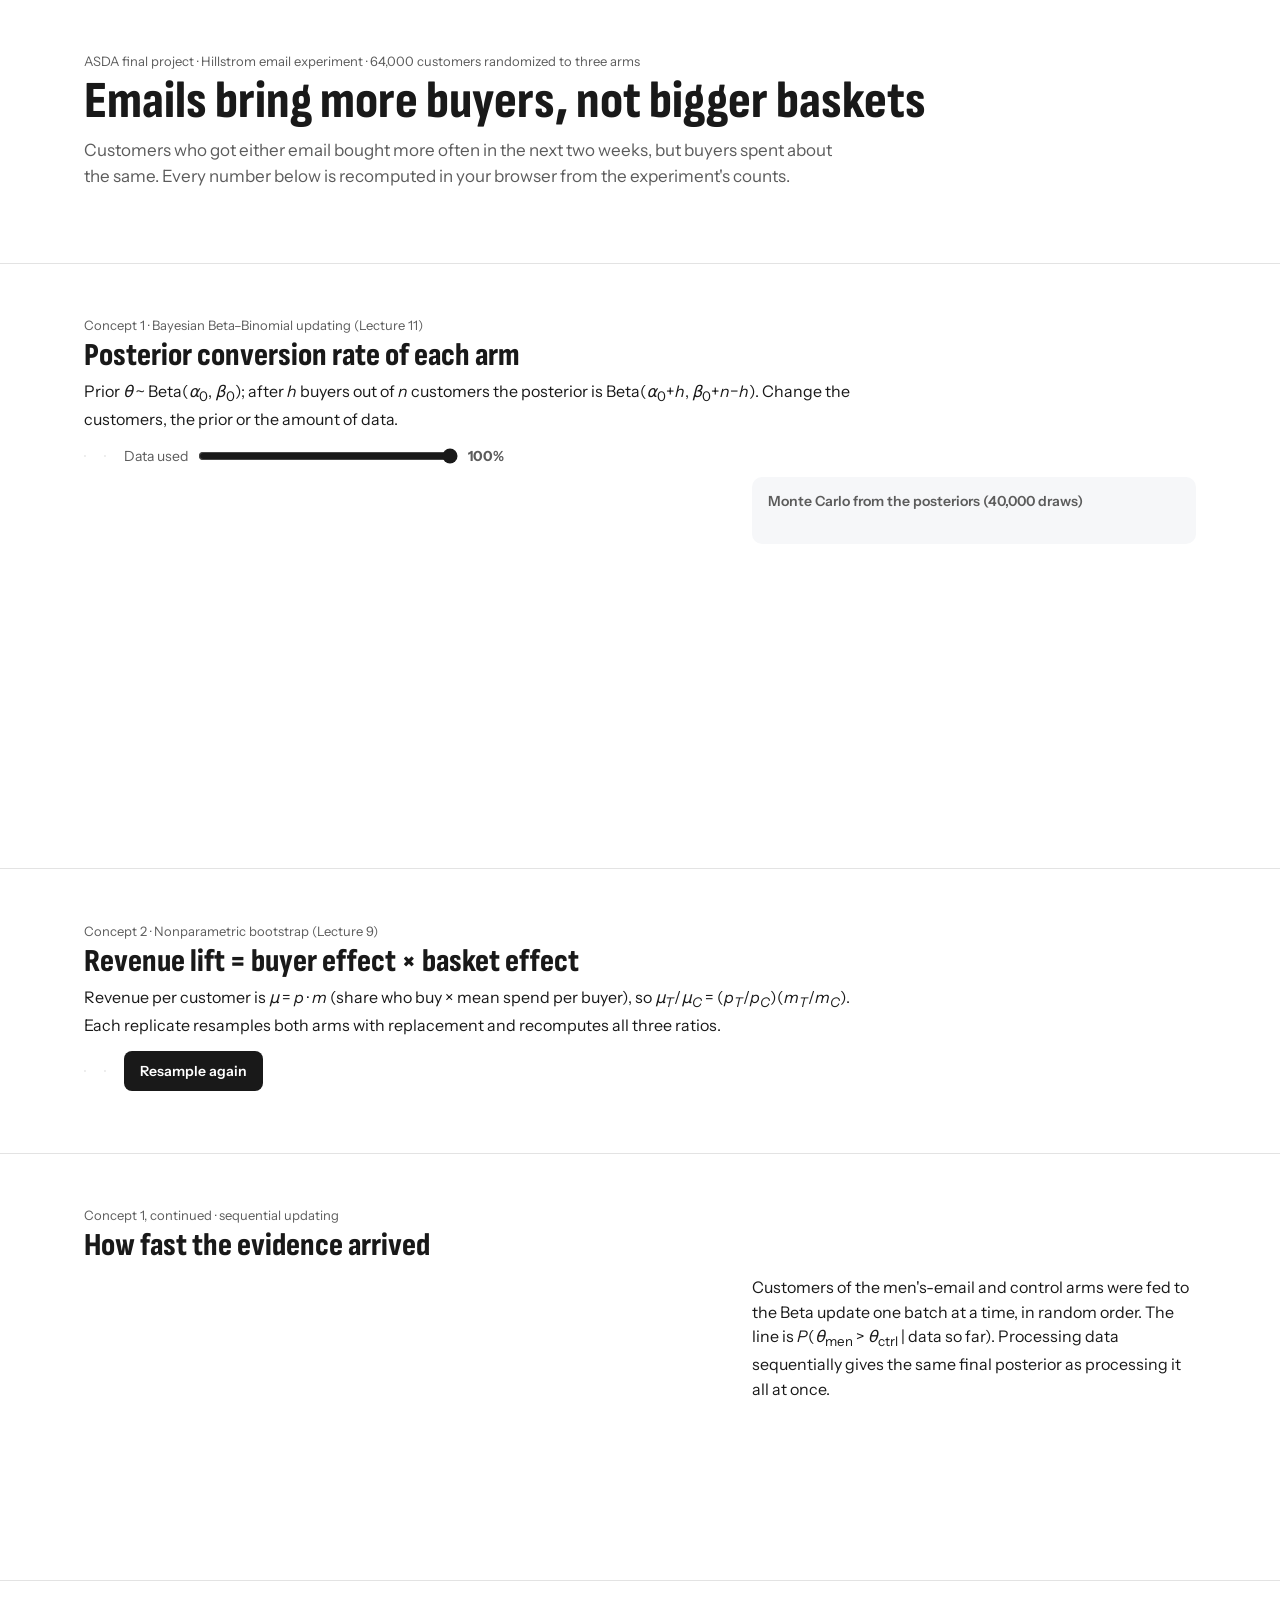
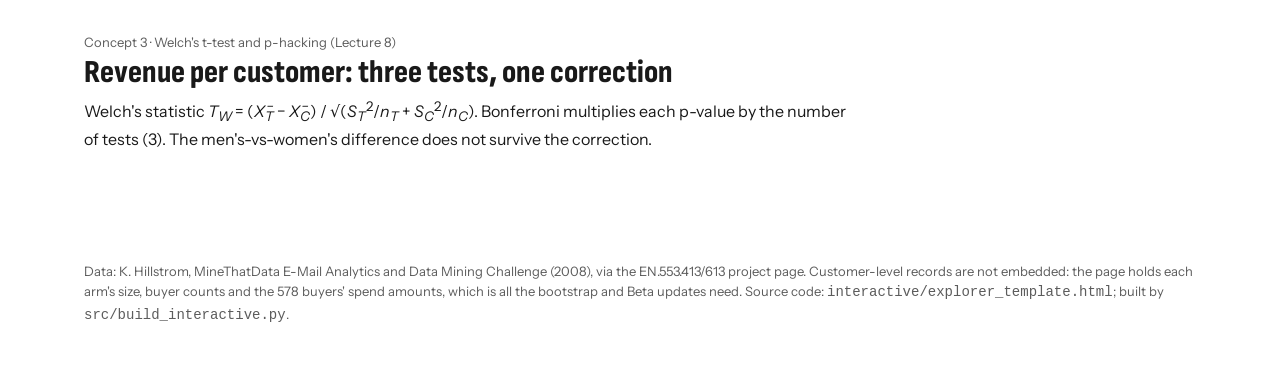
<file: interactive/explorer_template.html>
<!DOCTYPE html>
<html lang="en">
<head>
<meta charset="utf-8">
<meta name="viewport" content="width=device-width, initial-scale=1">
<title>Hillstrom Email Explorer</title>
<link rel="preconnect" href="https://fonts.googleapis.com">
<link href="https://fonts.googleapis.com/css2?family=Instrument+Sans:wght@400;600&family=Sofia+Sans+Condensed:wght@700;800&display=swap" rel="stylesheet">
<style>
/* VOICE: a statistics lab notebook made interactive; calm, exact, every number recomputed live.
   IDEA: the experiment's three arms as three posterior curves you can feed data into.
   PICTURE: large posterior densities first, then a live bootstrap and the evidence trail.
   COLOUR and TYPE: white field, ink, arm colours fixed (men's blue, women's orange, control grey); Sofia Sans Condensed + Instrument Sans.
   LAYOUT: finding band, then one panel per course concept, controls in one row above each chart. */
:root{color-scheme:light dark;
  --bg:light-dark(#ffffff,#121212);--panel:light-dark(#f6f7f9,#1b1b1b);--ink:light-dark(#191919,#efefef);
  --ink2:light-dark(#5c5c5c,#a6a6a6);--rule:light-dark(#e3e3e3,#2e2e2e);
  --men:light-dark(#257de0,#338ced);--women:light-dark(#f47230,#e76624);--ctrl:light-dark(#8c8c8c,#9c9c9c);
  --accent:light-dark(#191919,#efefef)}
:root[data-theme=light]{color-scheme:light}:root[data-theme=dark]{color-scheme:dark}
*{box-sizing:border-box;min-width:0}
body{margin:0;background:var(--bg);color:var(--ink);font:16px/1.55 "Instrument Sans",system-ui,sans-serif;overflow-x:clip}
h1,h2{font-family:"Sofia Sans Condensed","Arial Narrow",sans-serif;font-weight:800;line-height:1.05;text-wrap:balance;margin:0}
h1{font-size:clamp(34px,5vw,52px)}h2{font-size:clamp(24px,3vw,32px);margin-bottom:6px}
p{margin:.4em 0;max-width:70ch}
.band{padding:clamp(24px,4vw,56px) max(5vw,16px);max-width:1240px;margin:0 auto}
.lede{color:var(--ink2);font-size:17px}
.stats{display:grid;grid-template-columns:repeat(3,minmax(0,1fr));gap:12px;margin-top:22px}
.stat{border-top:4px solid var(--c);padding:10px 2px}
.stat b{display:block;font:800 clamp(30px,4vw,44px)/1 "Sofia Sans Condensed",sans-serif}
.stat span{color:var(--ink2);font-size:14px}
section{border-top:1px solid var(--rule)}
.concept{font-size:13px;color:var(--ink2);margin:0 0 4px}
.controls{display:flex;flex-wrap:wrap;gap:8px 18px;align-items:center;margin:14px 0 10px}
.seg{display:inline-flex;flex-wrap:wrap;border:1px solid var(--rule);border-radius:8px;overflow:hidden}
.seg button{font:inherit;font-size:14px;border:0;background:transparent;color:var(--ink);padding:9px 13px;min-height:40px;cursor:pointer;border-right:1px solid var(--rule)}
.seg button:last-child{border-right:0}
.seg button[aria-pressed=true]{background:var(--ink);color:var(--bg)}
button:focus-visible,input:focus-visible{outline:3px solid var(--men);outline-offset:2px}
label{font-size:14px;color:var(--ink2);display:flex;gap:8px;align-items:center}
input[type=range]{width:min(260px,60vw);accent-color:var(--ink)}
.run{font:600 14px "Instrument Sans",sans-serif;border:0;border-radius:8px;background:var(--ink);color:var(--bg);padding:10px 16px;min-height:40px;cursor:pointer}
.grid2{display:grid;grid-template-columns:minmax(0,1.45fr) minmax(0,1fr);gap:24px;align-items:start}
.fig{position:relative;min-height:340px}.fig>svg{position:absolute;inset:0;width:100%;height:100%}
.fig.short{min-height:260px}
.small{display:grid;grid-template-columns:repeat(3,minmax(0,1fr));gap:14px}
.small .fig{min-height:220px}
.readout{background:var(--panel);border-radius:10px;padding:14px 16px}
.readout h3{font-size:14px;margin:0 0 8px;color:var(--ink2);font-weight:600}
.prob{display:flex;justify-content:space-between;gap:10px;padding:6px 0;border-bottom:1px solid var(--rule);font-size:15px}
.prob:last-child{border-bottom:0}.prob b{font-variant-numeric:tabular-nums;white-space:nowrap}
table{border-collapse:collapse;width:100%;font-size:14px;font-variant-numeric:tabular-nums}
th,td{padding:7px 6px;border-bottom:1px solid var(--rule);text-align:right;white-space:nowrap}
th:first-child,td:first-child{text-align:left;white-space:normal}
th{color:var(--ink2);font-weight:600}
.dot{display:inline-block;width:10px;height:10px;border-radius:50%;margin-right:6px;vertical-align:baseline}
.note{font-size:13px;color:var(--ink2)}
.tip{position:fixed;pointer-events:none;background:var(--ink);color:var(--bg);font-size:13px;padding:6px 9px;border-radius:6px;opacity:0;transition:opacity .1s;z-index:9;max-width:260px}
.scroll{overflow-x:auto}
code{font-size:14px;overflow-wrap:anywhere}
.axis text{fill:var(--ink2);font-size:11px}.axis line,.axis path{stroke:var(--rule)}
@media(max-width:800px){.grid2{grid-template-columns:1fr}.small{grid-template-columns:1fr}}
@media(max-width:600px){.stats{grid-template-columns:1fr}}
@media(prefers-reduced-motion:reduce){*{transition:none!important}}
</style>
</head>
<body>
<div class="tip" id="tip" role="tooltip"></div>

<header class="band">
  <p class="concept">ASDA final project &middot; Hillstrom email experiment &middot; 64,000 customers randomized to three arms</p>
  <h1>Emails bring more buyers, not bigger baskets</h1>
  <p class="lede">Customers who got either email bought more often in the next two weeks, but buyers spent about the same. Every number below is recomputed in your browser from the experiment's counts.</p>
  <div class="stats" id="stats"></div>
</header>

<section><div class="band">
  <p class="concept">Concept 1 &middot; Bayesian Beta&ndash;Binomial updating (Lecture 11)</p>
  <h2>Posterior conversion rate of each arm</h2>
  <p>Prior <i>&theta;</i> ~ Beta(<i>&alpha;</i><sub>0</sub>, <i>&beta;</i><sub>0</sub>); after <i>h</i> buyers out of <i>n</i> customers the posterior is Beta(<i>&alpha;</i><sub>0</sub>+<i>h</i>, <i>&beta;</i><sub>0</sub>+<i>n</i>&minus;<i>h</i>). Change the customers, the prior or the amount of data.</p>
  <div class="controls">
    <div class="seg" id="segGroup" role="group" aria-label="Customer group"></div>
    <div class="seg" id="segPrior" role="group" aria-label="Prior"></div>
    <label for="frac">Data used <input id="frac" type="range" min="0" max="100" value="100"> <b id="fracLab">100%</b></label>
  </div>
  <div class="grid2">
    <div class="fig" id="postFig"><svg id="postSvg" aria-label="Posterior densities"></svg></div>
    <div class="readout">
      <h3>Monte Carlo from the posteriors (40,000 draws)</h3>
      <div id="probs"></div>
      <div class="scroll" style="margin-top:12px"><table id="postTab"></table></div>
      <p class="note" id="priorNote"></p><p class="note" id="fracNote"></p>
    </div>
  </div>
</div></section>

<section><div class="band">
  <p class="concept">Concept 2 &middot; Nonparametric bootstrap (Lecture 9)</p>
  <h2>Revenue lift = buyer effect &times; basket effect</h2>
  <p>Revenue per customer is <i>&mu;</i> = <i>p</i> &middot; <i>m</i> (share who buy &times; mean spend per buyer), so <i>&mu;<sub>T</sub></i>/<i>&mu;<sub>C</sub></i> = (<i>p<sub>T</sub></i>/<i>p<sub>C</sub></i>)(<i>m<sub>T</sub></i>/<i>m<sub>C</sub></i>). Each replicate resamples both arms with replacement and recomputes all three ratios.</p>
  <div class="controls">
    <div class="seg" id="segEmail" role="group" aria-label="Email"></div>
    <div class="seg" id="segB" role="group" aria-label="Bootstrap replicates"></div>
    <button class="run" id="runBoot">Resample again</button>
    <span class="note" id="bootNote"></span>
  </div>
  <div class="small" id="bootFigs"></div>
</div></section>

<section><div class="band">
  <p class="concept">Concept 1, continued &middot; sequential updating</p>
  <h2>How fast the evidence arrived</h2>
  <div class="grid2">
    <div class="fig short"><svg id="seqSvg" aria-label="Posterior probability as customers arrive"></svg></div>
    <div><p>Customers of the men's-email and control arms were fed to the Beta update one batch at a time, in random order. The line is <i>P</i>(<i>&theta;</i><sub>men</sub> &gt; <i>&theta;</i><sub>ctrl</sub> | data so far). Processing data sequentially gives the same final posterior as processing it all at once.</p><p class="note" id="seqNote"></p></div>
  </div>
</div></section>

<section><div class="band">
  <p class="concept">Concept 3 &middot; Welch's t-test and p-hacking (Lecture 8)</p>
  <h2>Revenue per customer: three tests, one correction</h2>
  <p>Welch's statistic <i>T<sub>W</sub></i> = (<i>X&#772;<sub>T</sub></i> &minus; <i>X&#772;<sub>C</sub></i>) / &radic;(<i>S<sub>T</sub></i><sup>2</sup>/<i>n<sub>T</sub></i> + <i>S<sub>C</sub></i><sup>2</sup>/<i>n<sub>C</sub></i>). Bonferroni multiplies each p-value by the number of tests (3). The men's-vs-women's difference does not survive the correction.</p>
  <div class="scroll"><table id="welchTab"></table></div>
</div></section>

<footer class="band note">
  Data: K. Hillstrom, MineThatData E-Mail Analytics and Data Mining Challenge (2008), via the EN.553.413/613 project page. Customer-level records are not embedded: the page holds each arm's size, buyer counts and the 578 buyers' spend amounts, which is all the bootstrap and Beta updates need. Source code: <code>interactive/explorer_template.html</code>; built by <code>src/build_interactive.py</code>.
</footer>

<script>
{
const DATA = /*DATA*/null;
const ARMS = ["No E-Mail", "Mens E-Mail", "Womens E-Mail"];
const NAME = {"No E-Mail": "No email", "Mens E-Mail": "Men's email", "Womens E-Mail": "Women's email"};
const SHORT = {"No E-Mail": "Control", "Mens E-Mail": "Men's", "Womens E-Mail": "Women's"};
const VAR = {"No E-Mail": "--ctrl", "Mens E-Mail": "--men", "Womens E-Mail": "--women"};
const col = a => getComputedStyle(document.documentElement).getPropertyValue(VAR[a]).trim() || "#888";
const $ = id => document.getElementById(id);
const fmt = (x, d = 2) => x.toLocaleString("en-US", {minimumFractionDigits: d, maximumFractionDigits: d});
const esc = s => String(s).replace(/[&<>"']/g, c => ({"&": "&amp;", "<": "&lt;", ">": "&gt;", '"': "&quot;", "'": "&#39;"}[c]));

// ---------- random numbers (seeded, so a given setting always shows the same numbers) ----------
function rngFrom(seed) { let a = seed >>> 0; return () => { a = (a + 0x6D2B79F5) >>> 0; let t = a; t = Math.imul(t ^ (t >>> 15), t | 1); t ^= t + Math.imul(t ^ (t >>> 7), t | 61); return ((t ^ (t >>> 14)) >>> 0) / 4294967296; }; }
function normal(r) { let u = 0; while (u === 0) u = r(); return Math.sqrt(-2 * Math.log(u)) * Math.cos(2 * Math.PI * r()); }
function gamma(r, k) {            // Marsaglia-Tsang
  if (k < 1) return gamma(r, k + 1) * Math.pow(r(), 1 / k);
  const d = k - 1 / 3, c = 1 / Math.sqrt(9 * d);
  for (;;) { let x, v; do { x = normal(r); v = 1 + c * x; } while (v <= 0); v = v * v * v; const u = r();
    if (Math.log(u) < 0.5 * x * x + d - d * v + d * Math.log(v)) return d * v; }
}
const betaDraw = (r, a, b) => { const x = gamma(r, a); return x / (x + gamma(r, b)); };
function binomial(r, n, p) {      // count successes by jumping geometric gaps: fast for small p
  if (p <= 0) return 0; if (p >= 1) return n;
  const lq = Math.log(1 - p); let k = 0, pos = Math.floor(Math.log(1 - r()) / lq);
  while (pos < n) { k++; pos += 1 + Math.floor(Math.log(1 - r()) / lq); }
  return k;
}
// log-gamma (Lanczos) for the Beta density
function lgam(x) { const g = 7, c = [0.99999999999980993, 676.5203681218851, -1259.1392167224028, 771.32342877765313, -176.61502916214059, 12.507343278686905, -0.13857109526572012, 9.9843695780195716e-6, 1.5056327351493116e-7];
  if (x < 0.5) return Math.log(Math.PI / Math.sin(Math.PI * x)) - lgam(1 - x);
  x -= 1; let a = c[0]; const t = x + g + 0.5; for (let i = 1; i < 9; i++) a += c[i] / (x + i);
  return 0.5 * Math.log(2 * Math.PI) + (x + 0.5) * Math.log(t) - t + Math.log(a); }
const betaPdf = (x, a, b) => Math.exp((a - 1) * Math.log(x) + (b - 1) * Math.log(1 - x) - (lgam(a) + lgam(b) - lgam(a + b)));
const quant = (s, q) => s[Math.min(s.length - 1, Math.max(0, Math.floor(q * (s.length - 1))))];

// ---------- tooltip ----------
const tip = $("tip");
function showTip(e, html) { tip.innerHTML = html; tip.style.opacity = 1; const x = Math.min(e.clientX + 14, innerWidth - tip.offsetWidth - 8); tip.style.left = x + "px"; tip.style.top = (e.clientY + 14) + "px"; }
const hideTip = () => tip.style.opacity = 0;

// ---------- header figures ----------
$("stats").innerHTML = ARMS.map(a => { const s = DATA.arms[a];
  return `<div class="stat" style="--c:var(${VAR[a]})"><b>${fmt(100 * s.h / s.n)}%</b><span>${NAME[a]}: ${s.h.toLocaleString()} of ${s.n.toLocaleString()} bought &middot; $${fmt(s.revenue)} per customer &middot; $${fmt(s.basket, 0)} per buyer</span></div>`; }).join("");

// ---------- segmented controls ----------
function seg(id, options, init, onChange) {
  const el = $(id); let cur = init;
  el.innerHTML = options.map(([v, l]) => `<button type="button" data-v="${esc(v)}" aria-pressed="${v === init}">${esc(l)}</button>`).join("");
  el.addEventListener("click", e => { const b = e.target.closest("button"); if (!b) return; cur = b.dataset.v;
    el.querySelectorAll("button").forEach(x => x.setAttribute("aria-pressed", x === b)); onChange(cur); });
  return () => cur;
}
const PRIORS = {uniform: [1, 1, "Uniform Beta(1,1)", "Uniform"], jeffreys: [0.5, 0.5, "Jeffreys Beta(½,½)", "Jeffreys"],
  informative: [2, 198, "Beta(2,198): about 1%, worth 200 customers", "1% prior"],
  sceptical: [29, 4971, "Beta(29,4971): every arm at the control rate, worth 5,000 customers", "Sceptical"]};
const getGroup = seg("segGroup", [["All", "All customers"], ["Men's only", "Past men's buyers"], ["Women's only", "Past women's buyers"], ["Both", "Bought both"]], "All", drawPost);
const getPrior = seg("segPrior", Object.entries(PRIORS).map(([k, v]) => [k, v[3]]), "uniform", drawPost);
$("frac").addEventListener("input", drawPost);

// ---------- concept 1: posteriors ----------
function counts() {
  const g = getGroup(), f = Math.max(0.01, +$("frac").value / 100);
  const src = g === "All" ? DATA.arms : DATA.groups[g];
  return {f, c: Object.fromEntries(ARMS.map(a => { const n = Math.max(1, Math.round(src[a].n * f)); return [a, {n, h: Math.round(src[a].h * f)}]; }))};
}
const postSvg = $("postSvg");
function drawPost() {
  const {f, c} = counts(); const [a0, b0] = PRIORS[getPrior()];
  const post = Object.fromEntries(ARMS.map(a => [a, [a0 + c[a].h, b0 + c[a].n - c[a].h]]));
  $("fracLab").textContent = `${Math.round(f * 100)}%`;
  // Monte Carlo
  const r = rngFrom(413 + Math.round(f * 1000)), M = 40000, draws = {};
  for (const a of ARMS) { const d = new Float64Array(M); for (let i = 0; i < M; i++) d[i] = betaDraw(r, ...post[a]); draws[a] = d; }
  const pg = (x, y) => { let s = 0; for (let i = 0; i < M; i++) s += draws[x][i] > draws[y][i]; return s / M; };
  const comps = [["Mens E-Mail", "No E-Mail"], ["Womens E-Mail", "No E-Mail"], ["Mens E-Mail", "Womens E-Mail"]];
  $("probs").innerHTML = comps.map(([x, y]) => `<div class="prob"><span><span class="dot" style="background:${col(x)}"></span>P(&theta;<sub>${NAME[x].split("'")[0].toLowerCase()}</sub> &gt; &theta;<sub>${y === "No E-Mail" ? "ctrl" : "women"}</sub>)</span><b>${fmt(pg(x, y), 3)}</b></div>`).join("");
  const sorted = Object.fromEntries(ARMS.map(a => [a, Float64Array.from(draws[a]).sort()]));
  $("postTab").innerHTML = `<tr><th>Arm</th><th>Bought / n</th><th>Mean</th><th>95% interval</th></tr>` + ARMS.map(a =>
    `<tr><td><span class="dot" style="background:${col(a)}"></span>${SHORT[a]}</td><td>${c[a].h.toLocaleString()} / ${c[a].n.toLocaleString()}</td><td>${fmt(100 * post[a][0] / (post[a][0] + post[a][1]))}%</td><td>${fmt(100 * quant(sorted[a], .025))}&ndash;${fmt(100 * quant(sorted[a], .975))}%</td></tr>`).join("");
  $("priorNote").textContent = `Prior: ${PRIORS[getPrior()][2]}.`;
  $("fracNote").textContent = f < 1 ? `Showing ${Math.round(f * 100)}% of customers at the observed buying rates, to show how the posterior narrows roughly like 1/√n as data accumulate.` : "";
  // density chart
  const W = postSvg.clientWidth, H = postSvg.clientHeight, m = {l: 44, r: 12, t: 16, b: 40};
  let lo = Infinity, hi = -Infinity;
  for (const a of ARMS) { lo = Math.min(lo, quant(sorted[a], .0005)); hi = Math.max(hi, quant(sorted[a], .9995)); }
  const pad = (hi - lo) * .08; lo = Math.max(1e-6, lo - pad); hi = Math.min(1 - 1e-6, hi + pad);
  const N = 240, xs = Array.from({length: N}, (_, i) => lo + (hi - lo) * i / (N - 1));
  const ys = Object.fromEntries(ARMS.map(a => [a, xs.map(x => betaPdf(x, ...post[a]))]));
  const ymax = Math.max(...ARMS.flatMap(a => ys[a])) * 1.18;
  const X = x => m.l + (x - lo) / (hi - lo) * (W - m.l - m.r), Y = y => H - m.b - y / ymax * (H - m.t - m.b);
  const ticks = niceTicks(lo * 100, hi * 100, W < 520 ? 4 : 7);
  let s = `<g class="axis">${ticks.map(t => `<line x1="${X(t / 100)}" x2="${X(t / 100)}" y1="${m.t}" y2="${H - m.b}"/><text x="${X(t / 100)}" y="${H - m.b + 16}" text-anchor="middle">${t}%</text>`).join("")}
    <text x="${(m.l + W - m.r) / 2}" y="${H - 6}" text-anchor="middle">Conversion probability &theta;</text>
    <text transform="translate(12 ${(m.t + H - m.b) / 2}) rotate(-90)" text-anchor="middle">Posterior density</text></g>`;
  for (const a of ARMS) {
    const pts = xs.map((x, i) => `${X(x).toFixed(1)},${Y(ys[a][i]).toFixed(1)}`).join(" ");
    s += `<polygon points="${X(xs[0])},${Y(0)} ${pts} ${X(xs[N - 1])},${Y(0)}" fill="${col(a)}" opacity=".16"/><polyline points="${pts}" fill="none" stroke="${col(a)}" stroke-width="2.4"/>`;
    const k = ys[a].indexOf(Math.max(...ys[a]));
    s += `<text x="${X(xs[k])}" y="${Y(ys[a][k]) - 8}" text-anchor="middle" font-size="12" fill="var(--ink)">${NAME[a]}</text>`;
  }
  s += `<line id="cross" y1="${m.t}" y2="${H - m.b}" stroke="var(--ink2)" stroke-dasharray="3 3" opacity="0"/><rect x="${m.l}" y="${m.t}" width="${W - m.l - m.r}" height="${H - m.t - m.b}" fill="transparent" id="hit"/>`;
  postSvg.innerHTML = s;
  const hit = postSvg.querySelector("#hit"), cross = postSvg.querySelector("#cross");
  hit.onmousemove = e => { const bx = postSvg.getBoundingClientRect(); const x = lo + (e.clientX - bx.left - m.l) / (W - m.l - m.r) * (hi - lo);
    cross.setAttribute("x1", X(x)); cross.setAttribute("x2", X(x)); cross.setAttribute("opacity", 1);
    showTip(e, `&theta; = ${fmt(100 * x, 3)}%<br>` + ARMS.map(a => `<span class="dot" style="background:${col(a)}"></span>${NAME[a]}: ${fmt(betaPdf(x, ...post[a]), 0)}`).join("<br>")); };
  hit.onmouseleave = () => { cross.setAttribute("opacity", 0); hideTip(); };
}
function niceTicks(a, b, n) { const step0 = (b - a) / n, p = Math.pow(10, Math.floor(Math.log10(step0))), e = step0 / p;
  const step = (e >= 5 ? 10 : e >= 2 ? 5 : e >= 1 ? 2 : 1) * p; const out = [];
  for (let t = Math.ceil(a / step) * step; t <= b + 1e-12; t += step) out.push(+t.toFixed(10)); return out; }

// ---------- concept 2: live bootstrap ----------
const getEmail = seg("segEmail", [["Mens E-Mail", "Men's email"], ["Womens E-Mail", "Women's email"]], "Mens E-Mail", () => runBoot(false));
const getB = seg("segB", [["1000", "B = 1,000"], ["5000", "5,000"], ["10000", "10,000"]], "5000", () => runBoot(false));
let bootSeed = 1;
$("runBoot").addEventListener("click", () => runBoot(true));
function armStats(r, a) {        // one bootstrap resample of an arm: Binomial number of buyers, buyers' spend resampled
  const n = DATA.arms[a].n, sp = DATA.buyer_spend[a], k = sp.length;
  const kb = binomial(r, n, k / n); let sum = 0;
  for (let i = 0; i < kb; i++) sum += sp[Math.floor(r() * k)];
  return {mu: sum / n, p: kb / n, m: kb ? sum / kb : NaN};
}
const KEYS = [["revenue_ratio", "Revenue per customer"], ["buyer_ratio", "Buyers (conversion)"], ["basket_ratio", "Basket (spend per buyer)"]];
$("bootFigs").innerHTML = KEYS.map(([k, l]) => `<div><p class="concept" style="margin:0">${l}</p><div class="fig"><svg id="b_${k}" aria-label="${l} bootstrap distribution"></svg></div><p class="note" id="n_${k}"></p></div>`).join("");
let lastBoot = null;
function runBoot(newSeed) {
  if (newSeed) bootSeed++;
  const a = getEmail(), B = +getB(), r = rngFrom(9000 + bootSeed * 7 + B), t0 = performance.now();
  const reps = {revenue_ratio: [], buyer_ratio: [], basket_ratio: []};
  for (let b = 0; b < B; b++) { const t = armStats(r, a), c = armStats(r, "No E-Mail");
    reps.revenue_ratio.push(t.mu / c.mu); reps.buyer_ratio.push(t.p / c.p); reps.basket_ratio.push(t.m / c.m); }
  const obs = {}; { const t = DATA.arms[a], c = DATA.arms["No E-Mail"];
    obs.revenue_ratio = t.revenue / c.revenue; obs.buyer_ratio = (t.h / t.n) / (c.h / c.n); obs.basket_ratio = t.basket / c.basket; }
  lastBoot = {a, reps, obs};
  const sh = reps.revenue_ratio.map((v, i) => Math.log(reps.buyer_ratio[i]) / Math.log(v)).filter(Number.isFinite).sort((x, y) => x - y);
  $("bootNote").textContent = `${B.toLocaleString()} replicates in ${Math.round(performance.now() - t0)} ms · share of the log-lift from more buyers: ${fmt(100 * Math.log(obs.buyer_ratio) / Math.log(obs.revenue_ratio), 0)}% (95% CI ${fmt(100 * quant(sh, .025), 0)}–${fmt(100 * quant(sh, .975), 0)}%)`;
  drawBoot();
}
function drawBoot() {
  if (!lastBoot) return; const {a, reps, obs} = lastBoot;
  const all = KEYS.flatMap(([k]) => reps[k]).filter(Number.isFinite).sort((x, y) => x - y);
  const lo = Math.min(0.6, quant(all, .001)), hi = Math.max(1.4, quant(all, .999));
  for (const [k] of KEYS) {
    const svg = $("b_" + k), W = svg.clientWidth, H = svg.clientHeight, m = {l: 8, r: 8, t: 10, b: 28};
    const v = reps[k].filter(Number.isFinite).sort((x, y) => x - y), nb = 40, bw = (hi - lo) / nb, cnt = new Array(nb).fill(0);
    for (const x of v) { const i = Math.floor((x - lo) / bw); if (i >= 0 && i < nb) cnt[i]++; }
    const cmax = Math.max(...cnt), X = x => m.l + (x - lo) / (hi - lo) * (W - m.l - m.r), Y = c => H - m.b - c / cmax * (H - m.t - m.b);
    const ciL = quant(v, .025), ciH = quant(v, .975);
    let s = `<rect x="${X(ciL)}" y="${m.t}" width="${X(ciH) - X(ciL)}" height="${H - m.t - m.b}" fill="${col(a)}" opacity=".10"/>`;
    s += cnt.map((c, i) => `<rect data-i="${i}" x="${X(lo + i * bw) + 1}" y="${Y(c)}" width="${Math.max(1, X(lo + bw) - X(lo) - 2)}" height="${H - m.b - Y(c)}" rx="2" fill="${col(a)}" opacity=".85"/>`).join("");
    s += `<line x1="${X(1)}" x2="${X(1)}" y1="${m.t}" y2="${H - m.b}" stroke="var(--ink)" stroke-dasharray="4 3"/>`;
    s += `<g class="axis">${niceTicks(lo, hi, W < 300 ? 3 : 5).map(t => `<text x="${X(t)}" y="${H - 10}" text-anchor="middle">${t}×</text>`).join("")}</g>`;
    svg.innerHTML = s;
    svg.onmousemove = e => { const el = e.target.closest("rect[data-i]"); if (!el) return hideTip(); const i = +el.dataset.i;
      showTip(e, `${fmt(lo + i * bw)}–${fmt(lo + (i + 1) * bw)}×: ${cnt[i]} replicates`); };
    svg.onmouseleave = hideTip;
    $("n_" + k).innerHTML = `Observed <b>${fmt(obs[k])}×</b>, 95% percentile CI ${fmt(ciL)}–${fmt(ciH)}×${ciL <= 1 && ciH >= 1 ? " (includes 1: no clear effect)" : ""}`;
  }
}

// ---------- sequential ----------
const seqSvg = $("seqSvg");
function drawSeq() {
  const q = DATA.sequential, W = seqSvg.clientWidth, H = seqSvg.clientHeight, m = {l: 40, r: 12, t: 12, b: 36};
  const lx0 = Math.log10(q[0].n), lx1 = Math.log10(q[q.length - 1].n);
  const X = n => m.l + (Math.log10(n) - lx0) / (lx1 - lx0) * (W - m.l - m.r), Y = p => H - m.b - p * (H - m.t - m.b);
  const pts = q.map(d => `${X(d.n).toFixed(1)},${Y(d.prob).toFixed(1)}`).join(" ");
  const tx = [100, 1000, 10000].filter(t => t >= q[0].n && t <= q[q.length - 1].n);
  seqSvg.innerHTML = `<g class="axis">${[0, .25, .5, .75, 1].map(p => `<line x1="${m.l}" x2="${W - m.r}" y1="${Y(p)}" y2="${Y(p)}"/><text x="${m.l - 6}" y="${Y(p) + 4}" text-anchor="end">${p}</text>`).join("")}
    ${tx.map(t => `<text x="${X(t)}" y="${H - m.b + 16}" text-anchor="middle">${t.toLocaleString()}</text>`).join("")}
    <text x="${(m.l + W) / 2}" y="${H - 4}" text-anchor="middle">Customers per arm (log scale)</text></g>
    <line x1="${m.l}" x2="${W - m.r}" y1="${Y(.95)}" y2="${Y(.95)}" stroke="var(--ink2)" stroke-dasharray="4 3"/>
    <text x="${W - m.r}" y="${Y(.95) + 14}" text-anchor="end" font-size="11" fill="var(--ink2)">0.95</text>
    <polyline points="${pts}" fill="none" stroke="${col("Mens E-Mail")}" stroke-width="2.4"/>
    <circle id="sdot" r="5" fill="${col("Mens E-Mail")}" stroke="var(--bg)" stroke-width="2" opacity="0"/>
    <rect x="${m.l}" y="${m.t}" width="${W - m.l - m.r}" height="${H - m.t - m.b}" fill="transparent" id="shit"/>`;
  const hit = seqSvg.querySelector("#shit"), dot = seqSvg.querySelector("#sdot");
  hit.onmousemove = e => { const bx = seqSvg.getBoundingClientRect(), xpx = e.clientX - bx.left;
    let best = q[0]; for (const d of q) if (Math.abs(X(d.n) - xpx) < Math.abs(X(best.n) - xpx)) best = d;
    dot.setAttribute("cx", X(best.n)); dot.setAttribute("cy", Y(best.prob)); dot.setAttribute("opacity", 1);
    showTip(e, `${best.n.toLocaleString()} customers per arm<br>P = ${fmt(best.prob, 3)}`); };
  hit.onmouseleave = () => { dot.setAttribute("opacity", 0); hideTip(); };
  let k = q.length; while (k > 0 && q[k - 1].prob >= .95) k--;
  const share = k < q.length ? q[k].n / q[q.length - 1].n : null;
  $("seqNote").textContent = share !== null ? `It stays above 0.95 from about ${q[k].n.toLocaleString()} customers per arm onward, ${fmt(100 * share, 0)}% of the experiment. Early on it swings: small samples give noisy evidence.` : "";
}

// ---------- concept 3: Welch table ----------
const lab = s => s.replace("Mens E-Mail", "Men's").replace("Womens E-Mail", "Women's").replace("No E-Mail", "control");
$("welchTab").innerHTML = `<tr><th>Comparison (revenue per customer)</th><th>Difference</th><th>SE</th><th>T<sub>W</sub></th><th>p</th><th>Bonferroni p</th></tr>` +
  DATA.results.welch.map(w => `<tr><td>${esc(lab(w.comparison))}</td><td>$${fmt(w.diff)}</td><td>${fmt(w.se, 3)}</td><td>${fmt(w.t)}</td><td>${w.p < 1e-4 ? w.p.toExponential(1) : fmt(w.p, 4)}</td><td><b>${w.p_bonf < 1e-4 ? w.p_bonf.toExponential(1) : fmt(Math.min(1, w.p_bonf), 4)}</b>${w.p_bonf < .05 ? "" : " &nbsp;not significant"}</td></tr>`).join("");

// ---------- first draw + redraw on resize or theme change ----------
drawPost(); runBoot(false); drawSeq();
const ro = new ResizeObserver(() => { drawPost(); drawBoot(); drawSeq(); });
ro.observe(postSvg); ro.observe(seqSvg);
const mo = new MutationObserver(() => { drawPost(); drawBoot(); drawSeq(); });
mo.observe(document.documentElement, {attributes: true, attributeFilter: ["data-theme"]});
}
</script>
<script defer src="https://sahiljangra12.github.io/ask/ask.js" data-site="ASDA Final Project" data-claude="on"></script>
</body>
</html>
</file>
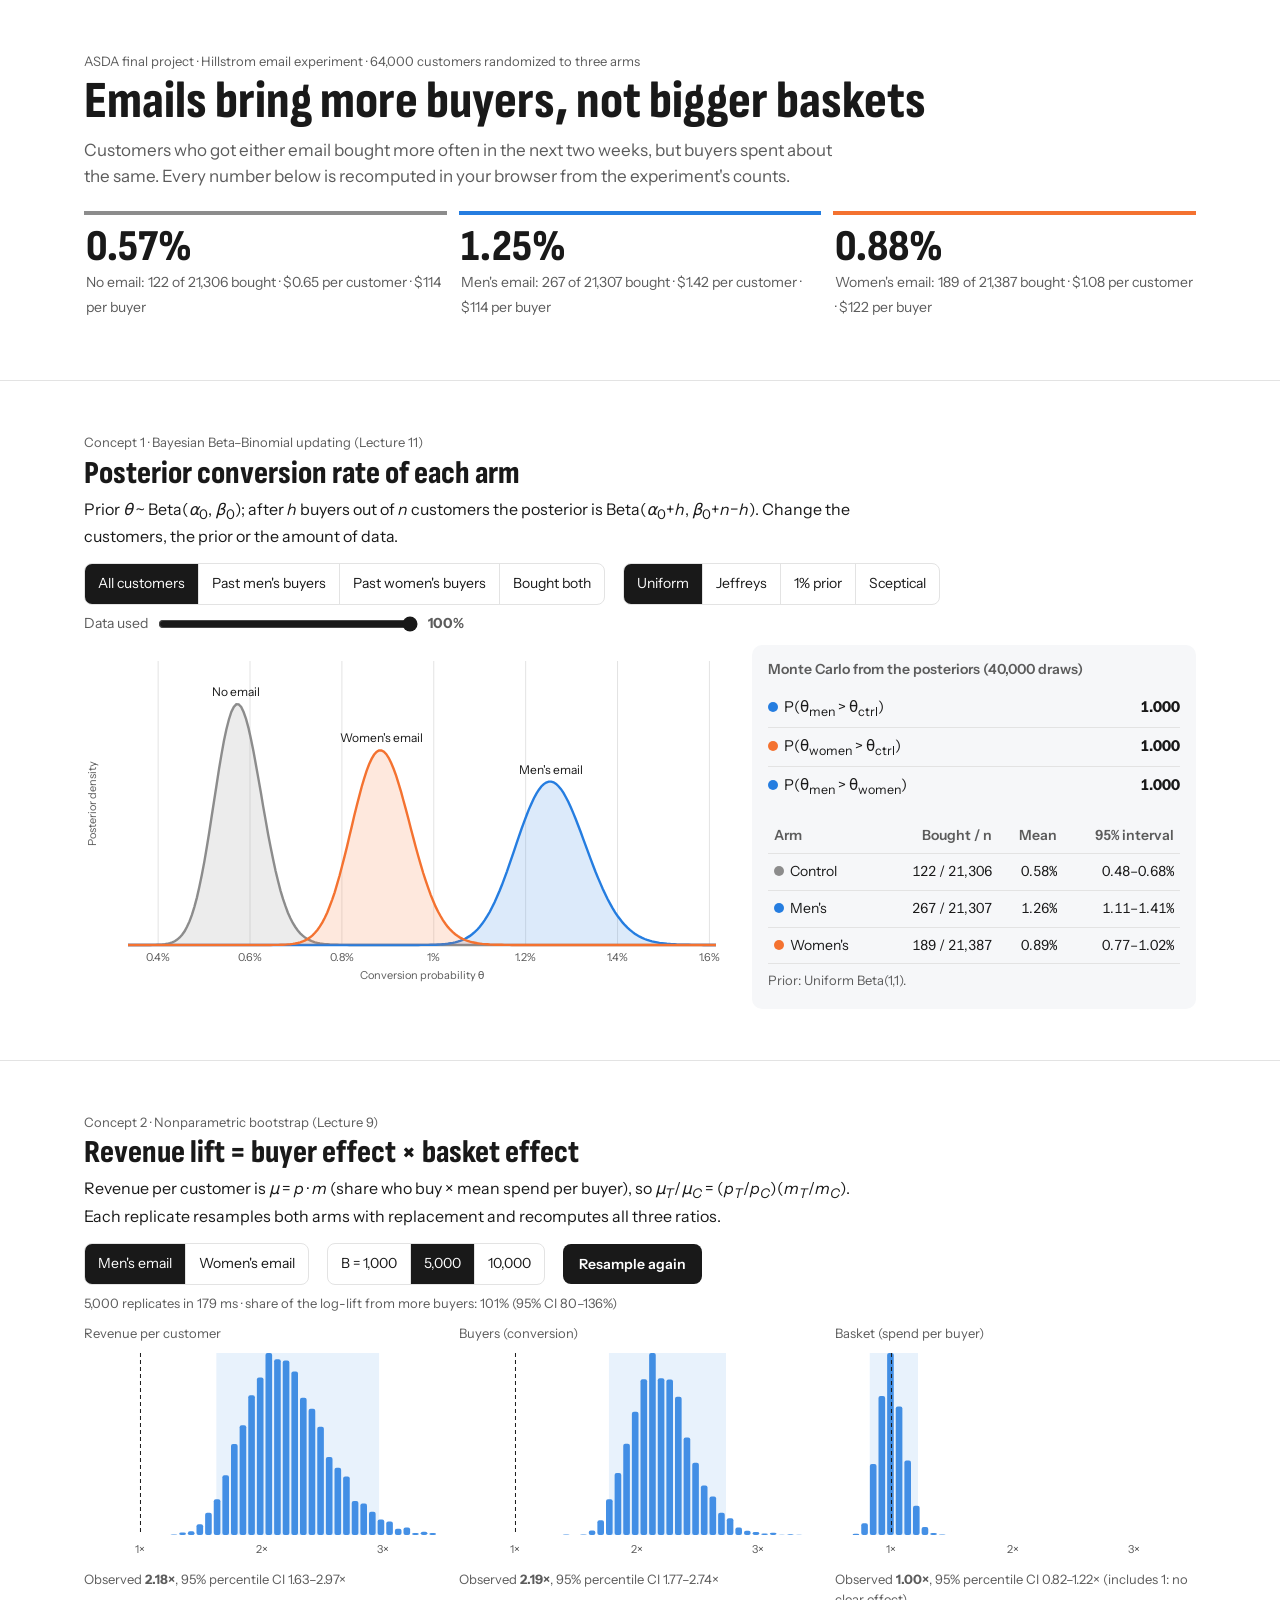
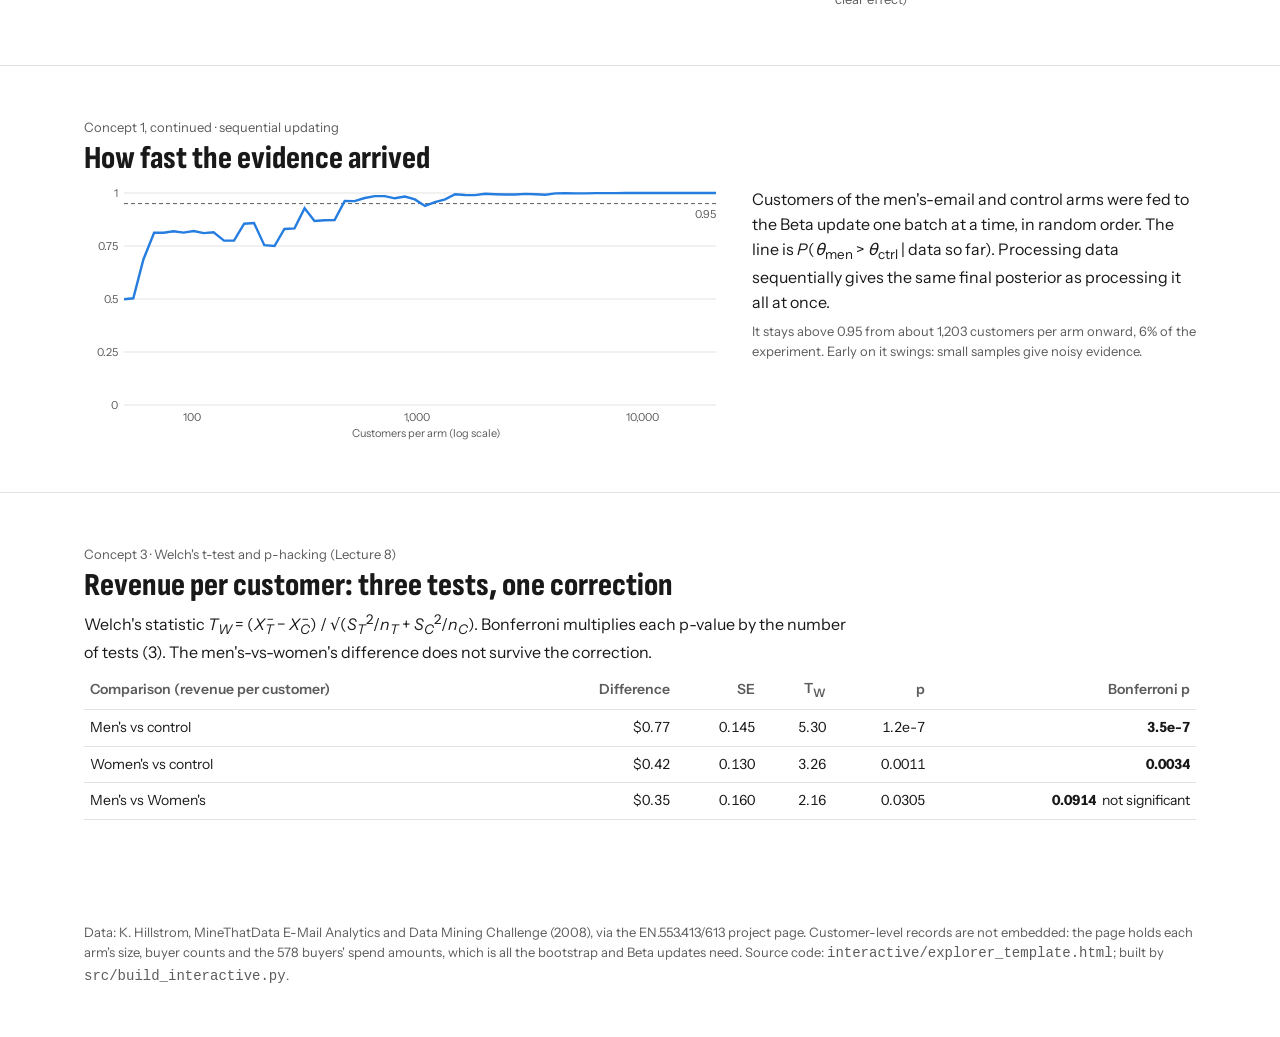
<file: interactive/hillstrom_explorer.html>
<!DOCTYPE html>
<html lang="en">
<head>
<meta charset="utf-8">
<meta name="viewport" content="width=device-width, initial-scale=1">
<title>Hillstrom Email Explorer</title>
<link rel="preconnect" href="https://fonts.googleapis.com">
<link href="https://fonts.googleapis.com/css2?family=Instrument+Sans:wght@400;600&family=Sofia+Sans+Condensed:wght@700;800&display=swap" rel="stylesheet">
<style>
/* VOICE: a statistics lab notebook made interactive; calm, exact, every number recomputed live.
   IDEA: the experiment's three arms as three posterior curves you can feed data into.
   PICTURE: large posterior densities first, then a live bootstrap and the evidence trail.
   COLOUR and TYPE: white field, ink, arm colours fixed (men's blue, women's orange, control grey); Sofia Sans Condensed + Instrument Sans.
   LAYOUT: finding band, then one panel per course concept, controls in one row above each chart. */
:root{color-scheme:light dark;
  --bg:light-dark(#ffffff,#121212);--panel:light-dark(#f6f7f9,#1b1b1b);--ink:light-dark(#191919,#efefef);
  --ink2:light-dark(#5c5c5c,#a6a6a6);--rule:light-dark(#e3e3e3,#2e2e2e);
  --men:light-dark(#257de0,#338ced);--women:light-dark(#f47230,#e76624);--ctrl:light-dark(#8c8c8c,#9c9c9c);
  --accent:light-dark(#191919,#efefef)}
:root[data-theme=light]{color-scheme:light}:root[data-theme=dark]{color-scheme:dark}
*{box-sizing:border-box;min-width:0}
body{margin:0;background:var(--bg);color:var(--ink);font:16px/1.55 "Instrument Sans",system-ui,sans-serif;overflow-x:clip}
h1,h2{font-family:"Sofia Sans Condensed","Arial Narrow",sans-serif;font-weight:800;line-height:1.05;text-wrap:balance;margin:0}
h1{font-size:clamp(34px,5vw,52px)}h2{font-size:clamp(24px,3vw,32px);margin-bottom:6px}
p{margin:.4em 0;max-width:70ch}
.band{padding:clamp(24px,4vw,56px) max(5vw,16px);max-width:1240px;margin:0 auto}
.lede{color:var(--ink2);font-size:17px}
.stats{display:grid;grid-template-columns:repeat(3,minmax(0,1fr));gap:12px;margin-top:22px}
.stat{border-top:4px solid var(--c);padding:10px 2px}
.stat b{display:block;font:800 clamp(30px,4vw,44px)/1 "Sofia Sans Condensed",sans-serif}
.stat span{color:var(--ink2);font-size:14px}
section{border-top:1px solid var(--rule)}
.concept{font-size:13px;color:var(--ink2);margin:0 0 4px}
.controls{display:flex;flex-wrap:wrap;gap:8px 18px;align-items:center;margin:14px 0 10px}
.seg{display:inline-flex;flex-wrap:wrap;border:1px solid var(--rule);border-radius:8px;overflow:hidden}
.seg button{font:inherit;font-size:14px;border:0;background:transparent;color:var(--ink);padding:9px 13px;min-height:40px;cursor:pointer;border-right:1px solid var(--rule)}
.seg button:last-child{border-right:0}
.seg button[aria-pressed=true]{background:var(--ink);color:var(--bg)}
button:focus-visible,input:focus-visible{outline:3px solid var(--men);outline-offset:2px}
label{font-size:14px;color:var(--ink2);display:flex;gap:8px;align-items:center}
input[type=range]{width:min(260px,60vw);accent-color:var(--ink)}
.run{font:600 14px "Instrument Sans",sans-serif;border:0;border-radius:8px;background:var(--ink);color:var(--bg);padding:10px 16px;min-height:40px;cursor:pointer}
.grid2{display:grid;grid-template-columns:minmax(0,1.45fr) minmax(0,1fr);gap:24px;align-items:start}
.fig{position:relative;min-height:340px}.fig>svg{position:absolute;inset:0;width:100%;height:100%}
.fig.short{min-height:260px}
.small{display:grid;grid-template-columns:repeat(3,minmax(0,1fr));gap:14px}
.small .fig{min-height:220px}
.readout{background:var(--panel);border-radius:10px;padding:14px 16px}
.readout h3{font-size:14px;margin:0 0 8px;color:var(--ink2);font-weight:600}
.prob{display:flex;justify-content:space-between;gap:10px;padding:6px 0;border-bottom:1px solid var(--rule);font-size:15px}
.prob:last-child{border-bottom:0}.prob b{font-variant-numeric:tabular-nums;white-space:nowrap}
table{border-collapse:collapse;width:100%;font-size:14px;font-variant-numeric:tabular-nums}
th,td{padding:7px 6px;border-bottom:1px solid var(--rule);text-align:right;white-space:nowrap}
th:first-child,td:first-child{text-align:left;white-space:normal}
th{color:var(--ink2);font-weight:600}
.dot{display:inline-block;width:10px;height:10px;border-radius:50%;margin-right:6px;vertical-align:baseline}
.note{font-size:13px;color:var(--ink2)}
.tip{position:fixed;pointer-events:none;background:var(--ink);color:var(--bg);font-size:13px;padding:6px 9px;border-radius:6px;opacity:0;transition:opacity .1s;z-index:9;max-width:260px}
.scroll{overflow-x:auto}
code{font-size:14px;overflow-wrap:anywhere}
.axis text{fill:var(--ink2);font-size:11px}.axis line,.axis path{stroke:var(--rule)}
@media(max-width:800px){.grid2{grid-template-columns:1fr}.small{grid-template-columns:1fr}}
@media(max-width:600px){.stats{grid-template-columns:1fr}}
@media(prefers-reduced-motion:reduce){*{transition:none!important}}
</style>
</head>
<body>
<div class="tip" id="tip" role="tooltip"></div>

<header class="band">
  <p class="concept">ASDA final project &middot; Hillstrom email experiment &middot; 64,000 customers randomized to three arms</p>
  <h1>Emails bring more buyers, not bigger baskets</h1>
  <p class="lede">Customers who got either email bought more often in the next two weeks, but buyers spent about the same. Every number below is recomputed in your browser from the experiment's counts.</p>
  <div class="stats" id="stats"></div>
</header>

<section><div class="band">
  <p class="concept">Concept 1 &middot; Bayesian Beta&ndash;Binomial updating (Lecture 11)</p>
  <h2>Posterior conversion rate of each arm</h2>
  <p>Prior <i>&theta;</i> ~ Beta(<i>&alpha;</i><sub>0</sub>, <i>&beta;</i><sub>0</sub>); after <i>h</i> buyers out of <i>n</i> customers the posterior is Beta(<i>&alpha;</i><sub>0</sub>+<i>h</i>, <i>&beta;</i><sub>0</sub>+<i>n</i>&minus;<i>h</i>). Change the customers, the prior or the amount of data.</p>
  <div class="controls">
    <div class="seg" id="segGroup" role="group" aria-label="Customer group"></div>
    <div class="seg" id="segPrior" role="group" aria-label="Prior"></div>
    <label for="frac">Data used <input id="frac" type="range" min="0" max="100" value="100"> <b id="fracLab">100%</b></label>
  </div>
  <div class="grid2">
    <div class="fig" id="postFig"><svg id="postSvg" aria-label="Posterior densities"></svg></div>
    <div class="readout">
      <h3>Monte Carlo from the posteriors (40,000 draws)</h3>
      <div id="probs"></div>
      <div class="scroll" style="margin-top:12px"><table id="postTab"></table></div>
      <p class="note" id="priorNote"></p><p class="note" id="fracNote"></p>
    </div>
  </div>
</div></section>

<section><div class="band">
  <p class="concept">Concept 2 &middot; Nonparametric bootstrap (Lecture 9)</p>
  <h2>Revenue lift = buyer effect &times; basket effect</h2>
  <p>Revenue per customer is <i>&mu;</i> = <i>p</i> &middot; <i>m</i> (share who buy &times; mean spend per buyer), so <i>&mu;<sub>T</sub></i>/<i>&mu;<sub>C</sub></i> = (<i>p<sub>T</sub></i>/<i>p<sub>C</sub></i>)(<i>m<sub>T</sub></i>/<i>m<sub>C</sub></i>). Each replicate resamples both arms with replacement and recomputes all three ratios.</p>
  <div class="controls">
    <div class="seg" id="segEmail" role="group" aria-label="Email"></div>
    <div class="seg" id="segB" role="group" aria-label="Bootstrap replicates"></div>
    <button class="run" id="runBoot">Resample again</button>
    <span class="note" id="bootNote"></span>
  </div>
  <div class="small" id="bootFigs"></div>
</div></section>

<section><div class="band">
  <p class="concept">Concept 1, continued &middot; sequential updating</p>
  <h2>How fast the evidence arrived</h2>
  <div class="grid2">
    <div class="fig short"><svg id="seqSvg" aria-label="Posterior probability as customers arrive"></svg></div>
    <div><p>Customers of the men's-email and control arms were fed to the Beta update one batch at a time, in random order. The line is <i>P</i>(<i>&theta;</i><sub>men</sub> &gt; <i>&theta;</i><sub>ctrl</sub> | data so far). Processing data sequentially gives the same final posterior as processing it all at once.</p><p class="note" id="seqNote"></p></div>
  </div>
</div></section>

<section><div class="band">
  <p class="concept">Concept 3 &middot; Welch's t-test and p-hacking (Lecture 8)</p>
  <h2>Revenue per customer: three tests, one correction</h2>
  <p>Welch's statistic <i>T<sub>W</sub></i> = (<i>X&#772;<sub>T</sub></i> &minus; <i>X&#772;<sub>C</sub></i>) / &radic;(<i>S<sub>T</sub></i><sup>2</sup>/<i>n<sub>T</sub></i> + <i>S<sub>C</sub></i><sup>2</sup>/<i>n<sub>C</sub></i>). Bonferroni multiplies each p-value by the number of tests (3). The men's-vs-women's difference does not survive the correction.</p>
  <div class="scroll"><table id="welchTab"></table></div>
</div></section>

<footer class="band note">
  Data: K. Hillstrom, MineThatData E-Mail Analytics and Data Mining Challenge (2008), via the EN.553.413/613 project page. Customer-level records are not embedded: the page holds each arm's size, buyer counts and the 578 buyers' spend amounts, which is all the bootstrap and Beta updates need. Source code: <code>interactive/explorer_template.html</code>; built by <code>src/build_interactive.py</code>.
</footer>

<script>
{
const DATA = {"arms":{"No E-Mail":{"n":21306,"h":122,"revenue":0.6527893551112361,"basket":114.00270491803279},"Mens E-Mail":{"n":21307,"h":267,"revenue":1.422616511005773,"basket":113.52692883895132},"Womens E-Mail":{"n":21387,"h":189,"revenue":1.0772015710478329,"basket":121.8947619047619}},"groups":{"Men's only":{"No E-Mail":{"n":9638,"h":53},"Mens E-Mail":{"n":9558,"h":110},"Womens E-Mail":{"n":9622,"h":59}},"Women's only":{"No E-Mail":{"n":9519,"h":49},"Mens E-Mail":{"n":9568,"h":104},"Womens E-Mail":{"n":9647,"h":99}},"Both":{"No E-Mail":{"n":2149,"h":20},"Mens E-Mail":{"n":2181,"h":53},"Womens E-Mail":{"n":2118,"h":31}}},"sequential":[{"n":50,"prob":0.4988},{"n":55,"prob":0.5034},{"n":61,"prob":0.6865},{"n":68,"prob":0.8126},{"n":75,"prob":0.8125},{"n":83,"prob":0.8197},{"n":92,"prob":0.8134},{"n":102,"prob":0.8206},{"n":113,"prob":0.811},{"n":125,"prob":0.8145},{"n":139,"prob":0.7756},{"n":154,"prob":0.776},{"n":171,"prob":0.8552},{"n":189,"prob":0.8586},{"n":210,"prob":0.7539},{"n":233,"prob":0.7498},{"n":258,"prob":0.8301},{"n":286,"prob":0.8331},{"n":317,"prob":0.9281},{"n":351,"prob":0.868},{"n":389,"prob":0.8717},{"n":431,"prob":0.8724},{"n":478,"prob":0.9624},{"n":529,"prob":0.9617},{"n":586,"prob":0.9762},{"n":650,"prob":0.9852},{"n":720,"prob":0.9854},{"n":798,"prob":0.975},{"n":884,"prob":0.9831},{"n":980,"prob":0.9696},{"n":1086,"prob":0.939},{"n":1203,"prob":0.9564},{"n":1334,"prob":0.9702},{"n":1478,"prob":0.9937},{"n":1637,"prob":0.9905},{"n":1814,"prob":0.9901},{"n":2011,"prob":0.9961},{"n":2228,"prob":0.9943},{"n":2469,"prob":0.9928},{"n":2736,"prob":0.993},{"n":3031,"prob":0.9957},{"n":3359,"prob":0.9939},{"n":3722,"prob":0.9917},{"n":4124,"prob":0.9982},{"n":4570,"prob":0.9991},{"n":5064,"prob":0.9982},{"n":5611,"prob":0.9983},{"n":6218,"prob":0.9996},{"n":6890,"prob":0.9994},{"n":7635,"prob":0.9995},{"n":8460,"prob":1.0},{"n":9374,"prob":1.0},{"n":10387,"prob":1.0},{"n":11510,"prob":1.0},{"n":12754,"prob":1.0},{"n":14132,"prob":1.0},{"n":15660,"prob":1.0},{"n":17352,"prob":1.0},{"n":19227,"prob":1.0},{"n":21306,"prob":1.0}],"buyer_spend":{"No E-Mail":[29.99,29.99,29.99,29.99,29.99,29.99,29.99,29.99,29.99,29.99,29.99,29.99,29.99,29.99,29.99,29.99,29.99,29.99,29.99,29.99,29.99,29.99,29.99,29.99,29.99,29.99,32.07,32.22,34.02,34.38,34.66,36.18,36.89,37.65,38.85,39.91,46.77,50.29,52.35,53.98,55.71,59.05,61.03,61.11,61.62,66.17,66.84,68.64,69.06,71.75,72.05,72.95,73.77,75.41,76.61,77.34,78.17,78.87,83.07,83.31,86.78,89.95,90.42,90.57,91.08,91.53,91.75,91.92,93.06,95.63,96.28,96.88,97.92,98.5,100.75,102.24,105.54,111.84,112.69,114.53,115.33,116.45,117.84,119.31,120.43,121.45,123.87,130.14,141.08,141.31,144.22,146.82,148.61,149.28,150.72,152.08,153.37,158.96,161.61,162.21,167.45,170.39,188.21,193.25,198.45,202.49,208.87,209.68,220.96,227.54,229.41,246.9,248.04,328.36,358.29,363.23,384.83,397.29,444.33,444.92,499.0,499.0],"Mens E-Mail":[29.99,29.99,29.99,29.99,29.99,29.99,29.99,29.99,29.99,29.99,29.99,29.99,29.99,29.99,29.99,29.99,29.99,29.99,29.99,29.99,29.99,29.99,29.99,29.99,29.99,29.99,29.99,29.99,29.99,29.99,29.99,29.99,29.99,29.99,29.99,29.99,29.99,29.99,29.99,29.99,29.99,29.99,29.99,29.99,29.99,29.99,29.99,29.99,29.99,29.99,29.99,29.99,29.99,29.99,29.99,29.99,29.99,29.99,29.99,29.99,29.99,29.99,29.99,29.99,29.99,29.99,29.99,29.99,29.99,29.99,30.24,30.94,30.98,32.17,32.21,32.51,32.99,33.13,33.32,33.51,33.68,34.1,34.6,35.51,36.07,36.09,36.71,36.82,37.87,38.12,38.23,40.43,41.38,43.49,43.84,43.9,43.96,44.12,44.14,44.26,44.7,45.18,46.38,47.53,47.87,47.98,49.21,49.79,50.0,52.88,53.67,53.72,55.09,56.63,56.86,57.31,57.73,57.9,58.13,60.62,60.65,60.81,60.9,60.97,61.06,62.12,62.68,62.9,64.45,65.49,66.28,66.31,66.76,66.98,67.33,68.37,69.05,69.1,69.71,70.4,72.41,73.81,73.82,75.52,76.51,79.91,80.14,80.58,81.64,83.26,83.3,84.05,85.21,85.4,87.4,89.71,90.15,90.36,91.59,91.76,92.24,92.44,93.22,95.29,95.77,96.42,97.23,97.27,97.38,98.31,99.02,99.49,99.89,100.63,102.84,104.47,106.97,110.36,110.71,112.94,116.09,116.1,117.5,118.39,120.14,120.91,126.77,127.17,132.2,133.89,137.27,139.55,141.24,142.53,143.52,144.51,147.19,149.58,150.99,152.35,153.09,155.75,159.46,159.54,164.31,164.53,168.51,169.47,172.74,176.88,177.91,178.78,181.18,181.39,188.95,190.74,191.28,191.63,192.64,193.02,195.83,201.87,204.08,206.43,206.76,211.24,212.18,212.94,215.54,219.81,221.03,223.57,228.71,228.99,230.91,237.07,243.66,246.94,256.05,257.51,270.71,276.67,292.16,295.21,300.8,316.08,334.03,341.0,342.64,346.64,348.12,359.35,359.97,379.91,382.78,385.28,393.43,397.32,421.17,421.76,482.31,499.0,499.0,499.0,499.0,499.0,499.0],"Womens E-Mail":[29.99,29.99,29.99,29.99,29.99,29.99,29.99,29.99,29.99,29.99,29.99,29.99,29.99,29.99,29.99,29.99,29.99,29.99,29.99,29.99,29.99,29.99,29.99,29.99,29.99,29.99,29.99,29.99,29.99,29.99,29.99,29.99,29.99,29.99,29.99,29.99,29.99,29.99,29.99,29.99,30.7,31.03,32.43,33.02,33.45,33.66,34.05,35.2,36.16,36.2,37.27,37.42,37.79,39.81,41.18,41.45,42.66,43.7,44.64,45.83,47.36,47.39,47.7,49.55,49.7,50.68,51.92,51.99,52.67,55.02,58.39,59.32,60.78,64.93,65.49,69.25,69.9,69.99,70.8,70.85,73.51,75.22,76.16,81.01,82.51,83.26,83.91,85.41,87.53,87.82,88.0,88.56,89.75,94.5,94.71,95.41,98.26,100.45,101.06,101.09,102.47,103.93,104.22,105.04,106.61,108.32,108.36,109.35,109.64,110.13,111.46,113.44,113.8,113.83,114.43,122.38,123.68,124.07,125.56,126.66,126.96,130.2,134.86,136.21,137.87,138.92,140.24,144.3,146.2,146.33,146.55,147.37,148.11,148.86,149.91,153.29,153.91,154.2,156.58,159.99,163.19,163.79,164.99,168.51,168.98,171.35,172.53,173.02,176.11,182.67,182.91,184.3,184.71,189.3,189.79,192.83,194.41,195.7,195.99,202.6,210.44,210.65,225.96,230.46,231.94,242.28,244.15,245.84,264.66,267.17,271.51,273.8,275.73,276.77,298.33,304.66,309.08,309.54,347.49,350.17,362.2,362.2,395.24,414.08,462.78,499.0,499.0,499.0,499.0]},"results":{"welch":[{"comparison":"Mens E-Mail vs No E-Mail","diff":0.7698271558945368,"se":0.14524656024868676,"t":5.300140358411669,"p":1.163814968225482e-07,"p_bonf":3.491444904676446e-07},{"comparison":"Womens E-Mail vs No E-Mail","diff":0.4244122159365967,"se":0.13033285852919116,"t":3.2563715760253924,"p":0.0011293971023632475,"p_bonf":0.0033881913070897426},{"comparison":"Mens E-Mail vs Womens E-Mail","diff":0.34541493995794004,"se":0.15961741484165423,"t":2.1640178817618563,"p":0.030468651185299227,"p_bonf":0.09140595355589767}],"decomp":{"Mens E-Mail":{"revenue_ratio":{"obs":2.1792887703620063,"lo":1.6481487297346291,"hi":2.9354055751616173,"se_boot":0.32816312809142695},"buyer_ratio":{"obs":2.188421876286328,"lo":1.7763098007039066,"hi":2.7290385788707936,"se_boot":0.2408924320577423},"basket_ratio":{"obs":0.9958266246452351,"lo":0.8196542268212508,"hi":1.2187702722895382,"se_boot":0.10207464668053771},"buyer_share":{"obs":1.0053685697822985,"lo":0.7968080615633466,"hi":1.3450709509131864}},"Womens E-Mail":{"revenue_ratio":{"obs":1.6501518638646862,"lo":1.2171688850679963,"hi":2.266369678584731,"se_boot":0.26537337344437073},"buyer_ratio":{"obs":1.5433130436982172,"lo":1.2245074246519163,"hi":1.9471631271484862,"se_boot":0.18159855761021138},"basket_ratio":{"obs":1.0692269274874089,"lo":0.8737606773563507,"hi":1.3125979514084734,"se_boot":0.11204598356998884},"buyer_share":{"obs":0.8663600385171955,"lo":0.5607389339003803,"hi":1.5106199585701894}}}}};
const ARMS = ["No E-Mail", "Mens E-Mail", "Womens E-Mail"];
const NAME = {"No E-Mail": "No email", "Mens E-Mail": "Men's email", "Womens E-Mail": "Women's email"};
const SHORT = {"No E-Mail": "Control", "Mens E-Mail": "Men's", "Womens E-Mail": "Women's"};
const VAR = {"No E-Mail": "--ctrl", "Mens E-Mail": "--men", "Womens E-Mail": "--women"};
const col = a => getComputedStyle(document.documentElement).getPropertyValue(VAR[a]).trim() || "#888";
const $ = id => document.getElementById(id);
const fmt = (x, d = 2) => x.toLocaleString("en-US", {minimumFractionDigits: d, maximumFractionDigits: d});
const esc = s => String(s).replace(/[&<>"']/g, c => ({"&": "&amp;", "<": "&lt;", ">": "&gt;", '"': "&quot;", "'": "&#39;"}[c]));

// ---------- random numbers (seeded, so a given setting always shows the same numbers) ----------
function rngFrom(seed) { let a = seed >>> 0; return () => { a = (a + 0x6D2B79F5) >>> 0; let t = a; t = Math.imul(t ^ (t >>> 15), t | 1); t ^= t + Math.imul(t ^ (t >>> 7), t | 61); return ((t ^ (t >>> 14)) >>> 0) / 4294967296; }; }
function normal(r) { let u = 0; while (u === 0) u = r(); return Math.sqrt(-2 * Math.log(u)) * Math.cos(2 * Math.PI * r()); }
function gamma(r, k) {            // Marsaglia-Tsang
  if (k < 1) return gamma(r, k + 1) * Math.pow(r(), 1 / k);
  const d = k - 1 / 3, c = 1 / Math.sqrt(9 * d);
  for (;;) { let x, v; do { x = normal(r); v = 1 + c * x; } while (v <= 0); v = v * v * v; const u = r();
    if (Math.log(u) < 0.5 * x * x + d - d * v + d * Math.log(v)) return d * v; }
}
const betaDraw = (r, a, b) => { const x = gamma(r, a); return x / (x + gamma(r, b)); };
function binomial(r, n, p) {      // count successes by jumping geometric gaps: fast for small p
  if (p <= 0) return 0; if (p >= 1) return n;
  const lq = Math.log(1 - p); let k = 0, pos = Math.floor(Math.log(1 - r()) / lq);
  while (pos < n) { k++; pos += 1 + Math.floor(Math.log(1 - r()) / lq); }
  return k;
}
// log-gamma (Lanczos) for the Beta density
function lgam(x) { const g = 7, c = [0.99999999999980993, 676.5203681218851, -1259.1392167224028, 771.32342877765313, -176.61502916214059, 12.507343278686905, -0.13857109526572012, 9.9843695780195716e-6, 1.5056327351493116e-7];
  if (x < 0.5) return Math.log(Math.PI / Math.sin(Math.PI * x)) - lgam(1 - x);
  x -= 1; let a = c[0]; const t = x + g + 0.5; for (let i = 1; i < 9; i++) a += c[i] / (x + i);
  return 0.5 * Math.log(2 * Math.PI) + (x + 0.5) * Math.log(t) - t + Math.log(a); }
const betaPdf = (x, a, b) => Math.exp((a - 1) * Math.log(x) + (b - 1) * Math.log(1 - x) - (lgam(a) + lgam(b) - lgam(a + b)));
const quant = (s, q) => s[Math.min(s.length - 1, Math.max(0, Math.floor(q * (s.length - 1))))];

// ---------- tooltip ----------
const tip = $("tip");
function showTip(e, html) { tip.innerHTML = html; tip.style.opacity = 1; const x = Math.min(e.clientX + 14, innerWidth - tip.offsetWidth - 8); tip.style.left = x + "px"; tip.style.top = (e.clientY + 14) + "px"; }
const hideTip = () => tip.style.opacity = 0;

// ---------- header figures ----------
$("stats").innerHTML = ARMS.map(a => { const s = DATA.arms[a];
  return `<div class="stat" style="--c:var(${VAR[a]})"><b>${fmt(100 * s.h / s.n)}%</b><span>${NAME[a]}: ${s.h.toLocaleString()} of ${s.n.toLocaleString()} bought &middot; $${fmt(s.revenue)} per customer &middot; $${fmt(s.basket, 0)} per buyer</span></div>`; }).join("");

// ---------- segmented controls ----------
function seg(id, options, init, onChange) {
  const el = $(id); let cur = init;
  el.innerHTML = options.map(([v, l]) => `<button type="button" data-v="${esc(v)}" aria-pressed="${v === init}">${esc(l)}</button>`).join("");
  el.addEventListener("click", e => { const b = e.target.closest("button"); if (!b) return; cur = b.dataset.v;
    el.querySelectorAll("button").forEach(x => x.setAttribute("aria-pressed", x === b)); onChange(cur); });
  return () => cur;
}
const PRIORS = {uniform: [1, 1, "Uniform Beta(1,1)", "Uniform"], jeffreys: [0.5, 0.5, "Jeffreys Beta(½,½)", "Jeffreys"],
  informative: [2, 198, "Beta(2,198): about 1%, worth 200 customers", "1% prior"],
  sceptical: [29, 4971, "Beta(29,4971): every arm at the control rate, worth 5,000 customers", "Sceptical"]};
const getGroup = seg("segGroup", [["All", "All customers"], ["Men's only", "Past men's buyers"], ["Women's only", "Past women's buyers"], ["Both", "Bought both"]], "All", drawPost);
const getPrior = seg("segPrior", Object.entries(PRIORS).map(([k, v]) => [k, v[3]]), "uniform", drawPost);
$("frac").addEventListener("input", drawPost);

// ---------- concept 1: posteriors ----------
function counts() {
  const g = getGroup(), f = Math.max(0.01, +$("frac").value / 100);
  const src = g === "All" ? DATA.arms : DATA.groups[g];
  return {f, c: Object.fromEntries(ARMS.map(a => { const n = Math.max(1, Math.round(src[a].n * f)); return [a, {n, h: Math.round(src[a].h * f)}]; }))};
}
const postSvg = $("postSvg");
function drawPost() {
  const {f, c} = counts(); const [a0, b0] = PRIORS[getPrior()];
  const post = Object.fromEntries(ARMS.map(a => [a, [a0 + c[a].h, b0 + c[a].n - c[a].h]]));
  $("fracLab").textContent = `${Math.round(f * 100)}%`;
  // Monte Carlo
  const r = rngFrom(413 + Math.round(f * 1000)), M = 40000, draws = {};
  for (const a of ARMS) { const d = new Float64Array(M); for (let i = 0; i < M; i++) d[i] = betaDraw(r, ...post[a]); draws[a] = d; }
  const pg = (x, y) => { let s = 0; for (let i = 0; i < M; i++) s += draws[x][i] > draws[y][i]; return s / M; };
  const comps = [["Mens E-Mail", "No E-Mail"], ["Womens E-Mail", "No E-Mail"], ["Mens E-Mail", "Womens E-Mail"]];
  $("probs").innerHTML = comps.map(([x, y]) => `<div class="prob"><span><span class="dot" style="background:${col(x)}"></span>P(&theta;<sub>${NAME[x].split("'")[0].toLowerCase()}</sub> &gt; &theta;<sub>${y === "No E-Mail" ? "ctrl" : "women"}</sub>)</span><b>${fmt(pg(x, y), 3)}</b></div>`).join("");
  const sorted = Object.fromEntries(ARMS.map(a => [a, Float64Array.from(draws[a]).sort()]));
  $("postTab").innerHTML = `<tr><th>Arm</th><th>Bought / n</th><th>Mean</th><th>95% interval</th></tr>` + ARMS.map(a =>
    `<tr><td><span class="dot" style="background:${col(a)}"></span>${SHORT[a]}</td><td>${c[a].h.toLocaleString()} / ${c[a].n.toLocaleString()}</td><td>${fmt(100 * post[a][0] / (post[a][0] + post[a][1]))}%</td><td>${fmt(100 * quant(sorted[a], .025))}&ndash;${fmt(100 * quant(sorted[a], .975))}%</td></tr>`).join("");
  $("priorNote").textContent = `Prior: ${PRIORS[getPrior()][2]}.`;
  $("fracNote").textContent = f < 1 ? `Showing ${Math.round(f * 100)}% of customers at the observed buying rates, to show how the posterior narrows roughly like 1/√n as data accumulate.` : "";
  // density chart
  const W = postSvg.clientWidth, H = postSvg.clientHeight, m = {l: 44, r: 12, t: 16, b: 40};
  let lo = Infinity, hi = -Infinity;
  for (const a of ARMS) { lo = Math.min(lo, quant(sorted[a], .0005)); hi = Math.max(hi, quant(sorted[a], .9995)); }
  const pad = (hi - lo) * .08; lo = Math.max(1e-6, lo - pad); hi = Math.min(1 - 1e-6, hi + pad);
  const N = 240, xs = Array.from({length: N}, (_, i) => lo + (hi - lo) * i / (N - 1));
  const ys = Object.fromEntries(ARMS.map(a => [a, xs.map(x => betaPdf(x, ...post[a]))]));
  const ymax = Math.max(...ARMS.flatMap(a => ys[a])) * 1.18;
  const X = x => m.l + (x - lo) / (hi - lo) * (W - m.l - m.r), Y = y => H - m.b - y / ymax * (H - m.t - m.b);
  const ticks = niceTicks(lo * 100, hi * 100, W < 520 ? 4 : 7);
  let s = `<g class="axis">${ticks.map(t => `<line x1="${X(t / 100)}" x2="${X(t / 100)}" y1="${m.t}" y2="${H - m.b}"/><text x="${X(t / 100)}" y="${H - m.b + 16}" text-anchor="middle">${t}%</text>`).join("")}
    <text x="${(m.l + W - m.r) / 2}" y="${H - 6}" text-anchor="middle">Conversion probability &theta;</text>
    <text transform="translate(12 ${(m.t + H - m.b) / 2}) rotate(-90)" text-anchor="middle">Posterior density</text></g>`;
  for (const a of ARMS) {
    const pts = xs.map((x, i) => `${X(x).toFixed(1)},${Y(ys[a][i]).toFixed(1)}`).join(" ");
    s += `<polygon points="${X(xs[0])},${Y(0)} ${pts} ${X(xs[N - 1])},${Y(0)}" fill="${col(a)}" opacity=".16"/><polyline points="${pts}" fill="none" stroke="${col(a)}" stroke-width="2.4"/>`;
    const k = ys[a].indexOf(Math.max(...ys[a]));
    s += `<text x="${X(xs[k])}" y="${Y(ys[a][k]) - 8}" text-anchor="middle" font-size="12" fill="var(--ink)">${NAME[a]}</text>`;
  }
  s += `<line id="cross" y1="${m.t}" y2="${H - m.b}" stroke="var(--ink2)" stroke-dasharray="3 3" opacity="0"/><rect x="${m.l}" y="${m.t}" width="${W - m.l - m.r}" height="${H - m.t - m.b}" fill="transparent" id="hit"/>`;
  postSvg.innerHTML = s;
  const hit = postSvg.querySelector("#hit"), cross = postSvg.querySelector("#cross");
  hit.onmousemove = e => { const bx = postSvg.getBoundingClientRect(); const x = lo + (e.clientX - bx.left - m.l) / (W - m.l - m.r) * (hi - lo);
    cross.setAttribute("x1", X(x)); cross.setAttribute("x2", X(x)); cross.setAttribute("opacity", 1);
    showTip(e, `&theta; = ${fmt(100 * x, 3)}%<br>` + ARMS.map(a => `<span class="dot" style="background:${col(a)}"></span>${NAME[a]}: ${fmt(betaPdf(x, ...post[a]), 0)}`).join("<br>")); };
  hit.onmouseleave = () => { cross.setAttribute("opacity", 0); hideTip(); };
}
function niceTicks(a, b, n) { const step0 = (b - a) / n, p = Math.pow(10, Math.floor(Math.log10(step0))), e = step0 / p;
  const step = (e >= 5 ? 10 : e >= 2 ? 5 : e >= 1 ? 2 : 1) * p; const out = [];
  for (let t = Math.ceil(a / step) * step; t <= b + 1e-12; t += step) out.push(+t.toFixed(10)); return out; }

// ---------- concept 2: live bootstrap ----------
const getEmail = seg("segEmail", [["Mens E-Mail", "Men's email"], ["Womens E-Mail", "Women's email"]], "Mens E-Mail", () => runBoot(false));
const getB = seg("segB", [["1000", "B = 1,000"], ["5000", "5,000"], ["10000", "10,000"]], "5000", () => runBoot(false));
let bootSeed = 1;
$("runBoot").addEventListener("click", () => runBoot(true));
function armStats(r, a) {        // one bootstrap resample of an arm: Binomial number of buyers, buyers' spend resampled
  const n = DATA.arms[a].n, sp = DATA.buyer_spend[a], k = sp.length;
  const kb = binomial(r, n, k / n); let sum = 0;
  for (let i = 0; i < kb; i++) sum += sp[Math.floor(r() * k)];
  return {mu: sum / n, p: kb / n, m: kb ? sum / kb : NaN};
}
const KEYS = [["revenue_ratio", "Revenue per customer"], ["buyer_ratio", "Buyers (conversion)"], ["basket_ratio", "Basket (spend per buyer)"]];
$("bootFigs").innerHTML = KEYS.map(([k, l]) => `<div><p class="concept" style="margin:0">${l}</p><div class="fig"><svg id="b_${k}" aria-label="${l} bootstrap distribution"></svg></div><p class="note" id="n_${k}"></p></div>`).join("");
let lastBoot = null;
function runBoot(newSeed) {
  if (newSeed) bootSeed++;
  const a = getEmail(), B = +getB(), r = rngFrom(9000 + bootSeed * 7 + B), t0 = performance.now();
  const reps = {revenue_ratio: [], buyer_ratio: [], basket_ratio: []};
  for (let b = 0; b < B; b++) { const t = armStats(r, a), c = armStats(r, "No E-Mail");
    reps.revenue_ratio.push(t.mu / c.mu); reps.buyer_ratio.push(t.p / c.p); reps.basket_ratio.push(t.m / c.m); }
  const obs = {}; { const t = DATA.arms[a], c = DATA.arms["No E-Mail"];
    obs.revenue_ratio = t.revenue / c.revenue; obs.buyer_ratio = (t.h / t.n) / (c.h / c.n); obs.basket_ratio = t.basket / c.basket; }
  lastBoot = {a, reps, obs};
  const sh = reps.revenue_ratio.map((v, i) => Math.log(reps.buyer_ratio[i]) / Math.log(v)).filter(Number.isFinite).sort((x, y) => x - y);
  $("bootNote").textContent = `${B.toLocaleString()} replicates in ${Math.round(performance.now() - t0)} ms · share of the log-lift from more buyers: ${fmt(100 * Math.log(obs.buyer_ratio) / Math.log(obs.revenue_ratio), 0)}% (95% CI ${fmt(100 * quant(sh, .025), 0)}–${fmt(100 * quant(sh, .975), 0)}%)`;
  drawBoot();
}
function drawBoot() {
  if (!lastBoot) return; const {a, reps, obs} = lastBoot;
  const all = KEYS.flatMap(([k]) => reps[k]).filter(Number.isFinite).sort((x, y) => x - y);
  const lo = Math.min(0.6, quant(all, .001)), hi = Math.max(1.4, quant(all, .999));
  for (const [k] of KEYS) {
    const svg = $("b_" + k), W = svg.clientWidth, H = svg.clientHeight, m = {l: 8, r: 8, t: 10, b: 28};
    const v = reps[k].filter(Number.isFinite).sort((x, y) => x - y), nb = 40, bw = (hi - lo) / nb, cnt = new Array(nb).fill(0);
    for (const x of v) { const i = Math.floor((x - lo) / bw); if (i >= 0 && i < nb) cnt[i]++; }
    const cmax = Math.max(...cnt), X = x => m.l + (x - lo) / (hi - lo) * (W - m.l - m.r), Y = c => H - m.b - c / cmax * (H - m.t - m.b);
    const ciL = quant(v, .025), ciH = quant(v, .975);
    let s = `<rect x="${X(ciL)}" y="${m.t}" width="${X(ciH) - X(ciL)}" height="${H - m.t - m.b}" fill="${col(a)}" opacity=".10"/>`;
    s += cnt.map((c, i) => `<rect data-i="${i}" x="${X(lo + i * bw) + 1}" y="${Y(c)}" width="${Math.max(1, X(lo + bw) - X(lo) - 2)}" height="${H - m.b - Y(c)}" rx="2" fill="${col(a)}" opacity=".85"/>`).join("");
    s += `<line x1="${X(1)}" x2="${X(1)}" y1="${m.t}" y2="${H - m.b}" stroke="var(--ink)" stroke-dasharray="4 3"/>`;
    s += `<g class="axis">${niceTicks(lo, hi, W < 300 ? 3 : 5).map(t => `<text x="${X(t)}" y="${H - 10}" text-anchor="middle">${t}×</text>`).join("")}</g>`;
    svg.innerHTML = s;
    svg.onmousemove = e => { const el = e.target.closest("rect[data-i]"); if (!el) return hideTip(); const i = +el.dataset.i;
      showTip(e, `${fmt(lo + i * bw)}–${fmt(lo + (i + 1) * bw)}×: ${cnt[i]} replicates`); };
    svg.onmouseleave = hideTip;
    $("n_" + k).innerHTML = `Observed <b>${fmt(obs[k])}×</b>, 95% percentile CI ${fmt(ciL)}–${fmt(ciH)}×${ciL <= 1 && ciH >= 1 ? " (includes 1: no clear effect)" : ""}`;
  }
}

// ---------- sequential ----------
const seqSvg = $("seqSvg");
function drawSeq() {
  const q = DATA.sequential, W = seqSvg.clientWidth, H = seqSvg.clientHeight, m = {l: 40, r: 12, t: 12, b: 36};
  const lx0 = Math.log10(q[0].n), lx1 = Math.log10(q[q.length - 1].n);
  const X = n => m.l + (Math.log10(n) - lx0) / (lx1 - lx0) * (W - m.l - m.r), Y = p => H - m.b - p * (H - m.t - m.b);
  const pts = q.map(d => `${X(d.n).toFixed(1)},${Y(d.prob).toFixed(1)}`).join(" ");
  const tx = [100, 1000, 10000].filter(t => t >= q[0].n && t <= q[q.length - 1].n);
  seqSvg.innerHTML = `<g class="axis">${[0, .25, .5, .75, 1].map(p => `<line x1="${m.l}" x2="${W - m.r}" y1="${Y(p)}" y2="${Y(p)}"/><text x="${m.l - 6}" y="${Y(p) + 4}" text-anchor="end">${p}</text>`).join("")}
    ${tx.map(t => `<text x="${X(t)}" y="${H - m.b + 16}" text-anchor="middle">${t.toLocaleString()}</text>`).join("")}
    <text x="${(m.l + W) / 2}" y="${H - 4}" text-anchor="middle">Customers per arm (log scale)</text></g>
    <line x1="${m.l}" x2="${W - m.r}" y1="${Y(.95)}" y2="${Y(.95)}" stroke="var(--ink2)" stroke-dasharray="4 3"/>
    <text x="${W - m.r}" y="${Y(.95) + 14}" text-anchor="end" font-size="11" fill="var(--ink2)">0.95</text>
    <polyline points="${pts}" fill="none" stroke="${col("Mens E-Mail")}" stroke-width="2.4"/>
    <circle id="sdot" r="5" fill="${col("Mens E-Mail")}" stroke="var(--bg)" stroke-width="2" opacity="0"/>
    <rect x="${m.l}" y="${m.t}" width="${W - m.l - m.r}" height="${H - m.t - m.b}" fill="transparent" id="shit"/>`;
  const hit = seqSvg.querySelector("#shit"), dot = seqSvg.querySelector("#sdot");
  hit.onmousemove = e => { const bx = seqSvg.getBoundingClientRect(), xpx = e.clientX - bx.left;
    let best = q[0]; for (const d of q) if (Math.abs(X(d.n) - xpx) < Math.abs(X(best.n) - xpx)) best = d;
    dot.setAttribute("cx", X(best.n)); dot.setAttribute("cy", Y(best.prob)); dot.setAttribute("opacity", 1);
    showTip(e, `${best.n.toLocaleString()} customers per arm<br>P = ${fmt(best.prob, 3)}`); };
  hit.onmouseleave = () => { dot.setAttribute("opacity", 0); hideTip(); };
  let k = q.length; while (k > 0 && q[k - 1].prob >= .95) k--;
  const share = k < q.length ? q[k].n / q[q.length - 1].n : null;
  $("seqNote").textContent = share !== null ? `It stays above 0.95 from about ${q[k].n.toLocaleString()} customers per arm onward, ${fmt(100 * share, 0)}% of the experiment. Early on it swings: small samples give noisy evidence.` : "";
}

// ---------- concept 3: Welch table ----------
const lab = s => s.replace("Mens E-Mail", "Men's").replace("Womens E-Mail", "Women's").replace("No E-Mail", "control");
$("welchTab").innerHTML = `<tr><th>Comparison (revenue per customer)</th><th>Difference</th><th>SE</th><th>T<sub>W</sub></th><th>p</th><th>Bonferroni p</th></tr>` +
  DATA.results.welch.map(w => `<tr><td>${esc(lab(w.comparison))}</td><td>$${fmt(w.diff)}</td><td>${fmt(w.se, 3)}</td><td>${fmt(w.t)}</td><td>${w.p < 1e-4 ? w.p.toExponential(1) : fmt(w.p, 4)}</td><td><b>${w.p_bonf < 1e-4 ? w.p_bonf.toExponential(1) : fmt(Math.min(1, w.p_bonf), 4)}</b>${w.p_bonf < .05 ? "" : " &nbsp;not significant"}</td></tr>`).join("");

// ---------- first draw + redraw on resize or theme change ----------
drawPost(); runBoot(false); drawSeq();
const ro = new ResizeObserver(() => { drawPost(); drawBoot(); drawSeq(); });
ro.observe(postSvg); ro.observe(seqSvg);
const mo = new MutationObserver(() => { drawPost(); drawBoot(); drawSeq(); });
mo.observe(document.documentElement, {attributes: true, attributeFilter: ["data-theme"]});
}
</script>
<script defer src="https://sahiljangra12.github.io/ask/ask.js" data-site="ASDA Final Project" data-claude="on"></script>
</body>
</html>
</file>
<file: assets/css/site.css>
/* VOICE: mission-control briefing in daylight; spare, exact, every figure live.
   IDEA: each dataset is a "mission"; each course concept is a chapter you can fly through.
   PICTURE: full-bleed live visuals (64,000 customers as light points; Abrams curves drawing themselves).
   COLOUR and TYPE: white and pale steel fields, near-black ink; arm colours blue/orange/grey; Barlow Condensed + Barlow.
   LAYOUT: fixed hairline nav, full-viewport chapters (snap in Present mode), content up to 1240px. */
:root {
  --bg: #ffffff; --steel: #f2f4f7; --steel2: #e7eaef; --ink: #0b0c0e; --ink2: #5b6068; --ink3: #8a9099;
  --line: #dde1e7; --men: #257de0; --women: #f47230; --ctrl: #8c8c8c; --aqua: #00a884; --violet: #6a4ce2;
  --head: "Barlow Condensed", "Arial Narrow", Arial, sans-serif;
  --body: "Barlow", "Helvetica Neue", Arial, sans-serif;
  --mono: "JetBrains Mono", ui-monospace, Menlo, Consolas, monospace;
  color-scheme: light;
}
* { box-sizing: border-box; min-width: 0 }
html { scroll-behavior: smooth; scroll-padding-top: 72px }
body { margin: 0; background: var(--bg); color: var(--ink); font: 17px/1.6 var(--body); overflow-x: clip; -webkit-font-smoothing: antialiased }
a { color: inherit }
h1, h2, h3 { font-family: var(--head); font-weight: 600; text-transform: uppercase; letter-spacing: .02em; line-height: 1.02; margin: 0; text-wrap: balance }
h1 { font-size: clamp(44px, 7.4vw, 104px) }
h2 { font-size: clamp(34px, 4.6vw, 60px) }
h3 { font-size: 22px; letter-spacing: .04em }
p { margin: .5em 0; max-width: 68ch }
.label { font: 600 14px/1.2 var(--head); letter-spacing: .14em; text-transform: uppercase; color: var(--ink2) }
.muted { color: var(--ink2) } .small { font-size: 14px } .note { font-size: 14px; color: var(--ink2) }
.wrap { width: 100%; max-width: 1240px; margin: 0 auto; padding: 0 max(4vw, 18px) }
i.v { font-family: "Times New Roman", serif; font-style: italic; font-size: 1.08em }

/* nav */
.nav { position: fixed; inset: 0 0 auto 0; z-index: 50; height: 64px; display: flex; align-items: center; gap: 22px; padding: 0 max(4vw, 18px);
  background: rgba(255, 255, 255, .82); backdrop-filter: saturate(1.4) blur(14px); -webkit-backdrop-filter: saturate(1.4) blur(14px); border-bottom: 1px solid transparent; transition: border-color .3s }
.nav.scrolled { border-bottom-color: var(--line) }
.brand { flex: none; font: 700 20px/1 var(--head); letter-spacing: .18em; text-transform: uppercase; text-decoration: none; white-space: nowrap }
.brand span { color: var(--ink3); font-weight: 500 }
.nav .links { display: flex; gap: 22px; margin-left: auto; overflow-x: auto; scrollbar-width: none }
.nav .links a { flex: none; font: 600 15px/1 var(--head); letter-spacing: .12em; text-transform: uppercase; text-decoration: none; color: var(--ink2); padding: 8px 0; white-space: nowrap; border-bottom: 2px solid transparent }
.nav .links a:hover, .nav .links a[aria-current=page] { color: var(--ink); border-bottom-color: var(--ink) }
.btn { display: inline-flex; align-items: center; justify-content: center; gap: 10px; min-height: 46px; padding: 0 26px; border: 2px solid var(--ink); background: transparent; color: var(--ink);
  font: 600 15px/1 var(--head); letter-spacing: .16em; text-transform: uppercase; text-decoration: none; cursor: pointer; transition: background .2s, color .2s; white-space: nowrap }
.btn:hover, .btn.solid { background: var(--ink); color: #fff }
.btn.solid:hover { background: transparent; color: var(--ink) }
.btn.sm { min-height: 40px; padding: 0 16px; font-size: 13px; border-width: 1.5px }
.present-btn { margin-left: 8px }
button:focus-visible, a:focus-visible, input:focus-visible, select:focus-visible { outline: 3px solid var(--men); outline-offset: 2px }

/* hero */
.hero { position: relative; min-height: 100svh; display: flex; align-items: flex-end; overflow: hidden; background: var(--steel) }
.hero canvas, .hero svg.bg { position: absolute; inset: 0; width: 100%; height: 100% }
.hero .wrap { position: relative; width: 100%; padding-bottom: clamp(40px, 9vh, 110px) }
.hero p.lead { font-size: clamp(18px, 1.6vw, 21px); color: var(--ink2); max-width: 56ch }
.hero .cta { display: flex; flex-wrap: wrap; gap: 14px; margin-top: 26px }
.scrim { position: absolute; inset: 0; background: linear-gradient(180deg, rgba(242, 244, 247, 0) 30%, rgba(242, 244, 247, .9) 78%, var(--steel)); pointer-events: none }

/* chapters */
.chapter { position: relative; min-height: 100svh; padding: 104px 0 64px; display: flex; flex-direction: column; justify-content: center; border-top: 1px solid var(--line) }
.chapter.alt { background: var(--steel) }
.chapter header { margin-bottom: 22px }
.chapter header .label { margin-bottom: 12px }
.grid2 { display: grid; grid-template-columns: minmax(0, 1.55fr) minmax(0, 1fr); gap: 32px; align-items: start }
.grid2.even { grid-template-columns: repeat(2, minmax(0, 1fr)) }
.grid3 { display: grid; grid-template-columns: repeat(3, minmax(0, 1fr)); gap: 18px }
.fig { position: relative; min-height: 380px; background: var(--bg); border: 1px solid var(--line) }
.alt .fig { background: #fff }
.fig.short { min-height: 260px } .fig.tall { min-height: 460px }
.fig > svg, .fig > canvas { position: absolute; inset: 0; width: 100%; height: 100% }
.panel { background: var(--bg); border: 1px solid var(--line); padding: 18px 20px }
.alt .panel { background: #fff }
.panel h3 { margin-bottom: 10px }

/* stats */
.stats { display: grid; grid-template-columns: repeat(auto-fit, minmax(170px, 1fr)); gap: 0; border-top: 1px solid var(--ink); margin-top: 28px }
.stat { padding: 16px 18px 6px 0 }
.stat b { display: block; font: 600 clamp(40px, 4.6vw, 64px)/1 var(--head); letter-spacing: .01em; font-variant-numeric: tabular-nums }
.stat span { display: block; font-size: 14px; color: var(--ink2); margin-top: 6px }
.stat .dot, .dot { display: inline-block; width: 10px; height: 10px; border-radius: 50%; margin-right: 7px; vertical-align: 1px }

/* controls */
.controls { display: flex; flex-wrap: wrap; gap: 10px 22px; align-items: center; margin: 4px 0 16px }
.seg { display: inline-flex; flex-wrap: wrap; border: 1.5px solid var(--ink); max-width: 100% }
.seg button { font: 600 13px/1 var(--head); letter-spacing: .12em; text-transform: uppercase; border: 0; border-right: 1.5px solid var(--ink); background: transparent; color: var(--ink); padding: 0 14px; min-height: 40px; cursor: pointer }
.seg button:last-child { border-right: 0 }
.seg button[aria-pressed=true] { background: var(--ink); color: #fff }
.range { display: flex; align-items: center; gap: 10px; font: 600 13px/1 var(--head); letter-spacing: .12em; text-transform: uppercase; color: var(--ink2) }
.range input { width: min(240px, 52vw); accent-color: var(--ink) }
.range b { color: var(--ink); min-width: 4.5ch; font-variant-numeric: tabular-nums; letter-spacing: .04em }

/* readouts and tables */
.kv { display: flex; justify-content: space-between; gap: 14px; padding: 9px 0; border-bottom: 1px solid var(--line); font-size: 15.5px }
.kv:last-child { border-bottom: 0 } .kv b { font-variant-numeric: tabular-nums; white-space: nowrap }
.big { font: 600 clamp(38px, 4vw, 56px)/1 var(--head); font-variant-numeric: tabular-nums }
table { border-collapse: collapse; width: 100%; font-size: 15px; font-variant-numeric: tabular-nums }
th, td { padding: 9px 10px; border-bottom: 1px solid var(--line); text-align: right; white-space: nowrap }
th:first-child, td:first-child { text-align: left; white-space: normal }
th { font: 600 13px/1.2 var(--head); letter-spacing: .12em; text-transform: uppercase; color: var(--ink2) }
tr.hl td { background: #eef5fd }
.scroll { overflow-x: auto }
.formula { font-family: "Times New Roman", serif; font-size: 19px; padding: 12px 16px; background: var(--steel); border-left: 0; margin: 10px 0; overflow-x: auto; white-space: nowrap }
.alt .formula { background: #fff }
.tag { display: inline-block; font: 600 12px/1 var(--head); letter-spacing: .14em; text-transform: uppercase; padding: 6px 9px; border: 1px solid var(--line); color: var(--ink2); margin: 0 6px 6px 0 }
.pill-ok { color: #08734f } .pill-no { color: #b4441a }

/* axes */
.axis text { fill: var(--ink2); font: 12px var(--body) }
.axis line { stroke: var(--line) } .axis .zero { stroke: var(--ink3) }
.axis-title { fill: var(--ink2); font: 600 12.5px var(--head); letter-spacing: .06em }
.nt { text-transform: none; letter-spacing: .02em }

/* tooltip */
.tip { position: fixed; z-index: 90; pointer-events: none; background: var(--ink); color: #fff; font-size: 13.5px; line-height: 1.45; padding: 8px 11px; opacity: 0; transition: opacity .12s; max-width: 300px }

/* mission cards on home */
.mission { position: relative; min-height: 92svh; display: flex; align-items: flex-end; overflow: hidden; border-top: 1px solid var(--line) }
.mission .wrap { position: relative; width: 100%; padding-bottom: 72px }
.mission .wrap > * { max-width: min(560px, 100%) }
.mission .bgfig { position: absolute; inset: 0 }
.concepts { display: flex; flex-wrap: wrap; gap: 0; margin-top: 16px }

/* chapter nav dots */
.dots { position: fixed; right: 18px; top: 50%; transform: translateY(-50%); z-index: 40; display: flex; flex-direction: column; gap: 10px }
.dots a { width: 9px; height: 9px; border: 1.5px solid var(--ink); border-radius: 50%; display: block }
.dots a.on { background: var(--ink) }

/* present mode */
html.present { scroll-snap-type: y mandatory }
html.present .chapter, html.present .hero { scroll-snap-align: start; min-height: 100vh }
.present-hint { position: fixed; left: 50%; bottom: 16px; transform: translateX(-50%); z-index: 60; background: var(--ink); color: #fff; font: 600 12px/1 var(--head); letter-spacing: .14em; text-transform: uppercase; padding: 10px 14px; opacity: 0; transition: opacity .3s; pointer-events: none }
html.present .present-hint.show { opacity: .9 }

/* code lab */
.cell { border: 1px solid var(--line); background: #fff; margin: 0 0 26px }
.cell .bar { display: flex; flex-wrap: wrap; align-items: center; gap: 12px; padding: 12px 16px; border-bottom: 1px solid var(--line); background: var(--steel) }
.cell .bar h3 { font-size: 19px; margin-right: auto }
.cell .explain { padding: 12px 16px 4px; color: var(--ink2); font-size: 15.5px }
.cell .CodeMirror, .cell textarea.code { height: auto; min-height: 60px; font: 14px/1.55 var(--mono); border-top: 1px solid var(--line); border-bottom: 1px solid var(--line) }
.cell textarea.code { width: 100%; border: 0; padding: 12px 16px; resize: vertical; background: #fbfcfd }
.cell .out { padding: 12px 16px; font: 13.5px/1.5 var(--mono); white-space: pre-wrap; overflow-x: auto; min-height: 20px; color: var(--ink) }
.cell .out:empty::before { content: "Output appears here."; color: var(--ink3); font-family: var(--body) }
.cell .out img { display: block; max-width: 100%; margin: 10px 0; background: #fff }
.cell .out .err { color: #b4441a }
.status { font: 600 13px/1.2 var(--head); letter-spacing: .12em; text-transform: uppercase }
.bootbar { height: 3px; background: var(--steel2); margin-top: 10px }
.bootbar i { display: block; height: 100%; width: 0; background: var(--ink); transition: width .3s }

footer.site { border-top: 1px solid var(--line); padding: 40px 0 60px; font-size: 14px; color: var(--ink2) }
footer.site .wrap { display: flex; flex-wrap: wrap; gap: 14px 28px; justify-content: space-between }

@media (max-width: 900px) { .grid2, .grid2.even { grid-template-columns: 1fr } .grid3 { grid-template-columns: 1fr } .dots { display: none } }
@media (max-width: 600px) {
  body { font-size: 16px }
  .nav { gap: 12px } .brand { font-size: 16px; letter-spacing: .12em } .brand span { display: none } .nav .links { gap: 14px } .present-btn { display: none }
  .fig { min-height: 300px } .chapter { padding-top: 88px }
  table { font-size: 13.5px } th, td { padding: 8px 6px }
  .seg button { padding: 0 10px; font-size: 12px; letter-spacing: .08em }
  .range input { width: 44vw }
}
@media (prefers-reduced-motion: reduce) { * { transition: none !important; scroll-behavior: auto !important } }

/* ---------- self-explaining blocks ---------- */
.rub { display: inline-block; margin-left: 10px; padding: 4px 8px; border: 1px solid var(--ink); font: 600 11px/1 var(--head); letter-spacing: .14em; text-transform: uppercase; color: var(--ink); vertical-align: 2px }
.explain { display: grid; grid-template-columns: repeat(4, minmax(0, 1fr)); gap: 0; border-top: 2px solid var(--ink); margin: 6px 0 22px }
.explain.three { grid-template-columns: repeat(3, minmax(0, 1fr)) }
.ex { padding: 12px 18px 10px 0; font-size: 15px; line-height: 1.5 }
.ex + .ex { padding-left: 18px; border-left: 1px solid var(--line) }
.ex > b { display: block; font: 600 13px/1.2 var(--head); letter-spacing: .14em; text-transform: uppercase; color: var(--ink2); margin-bottom: 6px }
.ex p { margin: 0 } .ex ul { margin: 0; padding-left: 18px } .ex li { margin: 2px 0 }
.takeaway { margin: 18px 0 0; padding: 14px 18px; background: var(--ink); color: #fff; font-size: 16.5px; max-width: none }
.takeaway b { font: 600 13px/1 var(--head); letter-spacing: .16em; text-transform: uppercase; margin-right: 10px; color: #9dc8f7 }
.alt .takeaway { background: var(--ink) }
.rq { display: grid; grid-template-columns: 64px minmax(0, 1fr); gap: 4px 18px; padding: 18px 0; border-bottom: 1px solid var(--line); align-items: baseline }
.rq .n { font: 700 44px/1 var(--head); color: var(--ink3) }
.rq h3 { font-size: clamp(22px, 2.4vw, 30px); text-transform: none; letter-spacing: 0; line-height: 1.15 }
.rq p { margin: 4px 0 0; color: var(--ink2); font-size: 15.5px }
.can { display: grid; grid-template-columns: repeat(2, minmax(0, 1fr)); gap: 18px; margin-top: 22px }
.can .panel h3 { display: flex; align-items: center; gap: 10px }
.ok-i, .no-i { display: inline-grid; place-items: center; width: 26px; height: 26px; border-radius: 50%; color: #fff; font-size: 15px; flex: none }
.ok-i { background: #08734f } .no-i { background: #b4441a }
.dict td:first-child { font-family: var(--mono); font-size: 13.5px; white-space: nowrap }
.dict td { white-space: normal; text-align: left } .dict th { text-align: left }
.concept-card { border: 1px solid var(--line); background: #fff; padding: 18px 20px; display: flex; flex-direction: column; gap: 8px }
.concept-card .lec { font: 600 12px/1 var(--head); letter-spacing: .16em; text-transform: uppercase; color: var(--ink2) }
.concept-card h3 { font-size: 24px }
.concept-card dl { margin: 4px 0 0; font-size: 14.5px } .concept-card dt { font-weight: 600; margin-top: 8px } .concept-card dd { margin: 2px 0 0; color: var(--ink2) }
.notation td:first-child { font-family: "Times New Roman", serif; font-style: italic; font-size: 17px; white-space: nowrap }
.notation td { text-align: left; white-space: normal }
.board { display: grid; grid-template-columns: repeat(3, minmax(0, 1fr)); gap: 18px }
.board .panel { font-size: 15px } .board .step { font-family: "Times New Roman", serif; font-size: 17px; padding: 3px 0; overflow-x: auto; white-space: nowrap }
.rubmap td:first-child b { font-family: var(--head); letter-spacing: .06em; text-transform: uppercase; font-size: 15px }
.rubmap td { white-space: normal; text-align: left } .rubmap td:nth-child(2) { text-align: right; white-space: nowrap }
@media (max-width: 900px) { .explain, .explain.three { grid-template-columns: repeat(2, minmax(0, 1fr)) } .ex:nth-child(3) { padding-left: 0; border-left: 0 } .can, .board { grid-template-columns: 1fr } }
@media (max-width: 600px) { .explain, .explain.three { grid-template-columns: 1fr } .ex + .ex { padding-left: 0; border-left: 0; border-top: 1px solid var(--line) } .rq { grid-template-columns: 40px minmax(0,1fr) } .rq .n { font-size: 30px } }
.kv code { white-space: normal; overflow-wrap: anywhere }

/* ---------- story pages: one claim, one picture, one proof per screen ---------- */
.slide { position: relative; min-height: 100svh; display: flex; align-items: center; padding: 96px 0 96px; border-top: 1px solid var(--line) }
.slide.alt { background: var(--steel) }
.slide .wrap { width: 100% }
.split { display: grid; grid-template-columns: minmax(0, 1fr) minmax(0, 1.25fr); gap: clamp(28px, 4vw, 64px); align-items: center }
.kicker { font: 600 15px/1 var(--head); letter-spacing: .16em; text-transform: uppercase; color: var(--ink2); margin: 0 0 16px }
.kicker i { font-style: normal; color: var(--men) }
.claim { font-size: clamp(32px, 3.9vw, 56px); line-height: 1.02 }
.say { font-size: clamp(18px, 1.55vw, 22px); line-height: 1.5; color: var(--ink); max-width: 44ch; margin: 18px 0 0 }
.say .hl { background: linear-gradient(transparent 62%, #cfe3fb 62%); font-weight: 600 }
.say .hlo { background: linear-gradient(transparent 62%, #fdd9c6 62%); font-weight: 600 }
.proofs { display: flex; flex-direction: column; gap: 10px; margin-top: 22px }
.proof { display: flex; gap: 14px; align-items: flex-start; padding: 12px 16px; background: #fff; border: 1px solid var(--line); font-size: 16px; line-height: 1.45; max-width: 52ch }
.slide.alt .proof { background: #fff }
.proof .ic { flex: none; width: 28px; height: 28px; border-radius: 50%; display: grid; place-items: center; color: #fff; background: #08734f; font-weight: 700 }
.proof .ic.warn { background: #b4441a } .proof .ic.info { background: var(--ink) }
details.math { margin-top: 20px; max-width: 60ch }
details.math summary { cursor: pointer; list-style: none; display: inline-flex; align-items: center; gap: 10px; font: 600 13px/1 var(--head); letter-spacing: .16em; text-transform: uppercase; border: 1.5px solid var(--ink); padding: 11px 16px }
details.math summary::-webkit-details-marker { display: none }
details.math summary::after { content: "＋"; font-size: 15px }
details.math[open] summary::after { content: "－" }
details.math[open] summary { background: var(--ink); color: #fff }
details.math .body { padding: 14px 16px; background: #fff; border: 1px solid var(--line); border-top: 0; font-size: 15px; line-height: 1.55 }
details.math .body p { margin: 6px 0 }
details.math .f { font-family: "Times New Roman", serif; font-size: 18px; overflow-x: auto; white-space: nowrap; padding: 4px 0 }
.eq { display: flex; flex-wrap: wrap; align-items: stretch; gap: 10px }
.eq { flex-wrap: nowrap }
.eq .tile { flex: 1 1 0; border: 2px solid var(--ink); background: #fff; padding: 16px 16px 12px; text-align: center }
.eq .tile.good { border-color: var(--men) } .eq .tile.flat { border-color: var(--ctrl) }
.eq .tile b { display: block; font: 600 clamp(30px, 3.2vw, 46px)/1 var(--head) }
.eq .tile span { display: block; font: 600 13px/1.2 var(--head); letter-spacing: .14em; text-transform: uppercase; color: var(--ink2); margin-top: 6px }
.eq .tile small { display: block; font-size: 13px; color: var(--ink2); margin-top: 6px }
.eq .op { align-self: center; font: 600 44px/1 var(--head); color: var(--ink3) }
.verdicts { display: grid; grid-template-columns: repeat(3, minmax(0, 1fr)); gap: 14px }
.vcard { background: #fff; border: 1px solid var(--line); padding: 16px 18px }
.vcard h3 { font-size: 19px; margin-bottom: 12px }
.vrow { display: flex; align-items: center; gap: 12px; padding: 9px 0; border-top: 1px solid var(--line); font-size: 15.5px }
.vrow .mk { flex: none; width: 30px; height: 30px; border-radius: 50%; display: grid; place-items: center; color: #fff; font-weight: 700 }
.vrow b { margin-left: auto; font-variant-numeric: tabular-nums }
.trust { display: grid; grid-template-columns: repeat(4, minmax(0, 1fr)); gap: 14px; margin-top: 26px }
.trust .t { background: #fff; border: 1px solid var(--line); padding: 18px }
.trust .t .ic { width: 34px; height: 34px; border-radius: 50%; background: #08734f; color: #fff; display: grid; place-items: center; font-weight: 700; margin-bottom: 12px }
.trust .t h3 { font-size: 19px; text-transform: none; letter-spacing: 0; margin-bottom: 6px }
.trust .t p { font-size: 15px; color: var(--ink2); margin: 0 }
.groups3 { display: grid; grid-template-columns: repeat(3, minmax(0, 1fr)); gap: 14px; margin-top: 8px }
.gcol { background: #fff; border: 1px solid var(--line); border-top: 6px solid var(--c); padding: 16px }
.gcol .n { font: 600 40px/1 var(--head) } .gcol .l { font-size: 14px; color: var(--ink2) }
.balrow { display: grid; grid-template-columns: minmax(0, 1.3fr) repeat(3, minmax(0, 1fr)); gap: 8px; padding: 8px 0; border-bottom: 1px solid var(--line); font-size: 15px; font-variant-numeric: tabular-nums; align-items: center }
.balrow.h { font: 600 12.5px/1.2 var(--head); letter-spacing: .12em; text-transform: uppercase; color: var(--ink2) }
.balrow > :not(:first-child) { text-align: right }
.rec { border: 2px solid var(--ink); background: #fff; padding: 20px 22px }
.rec h3 { font-size: 22px; margin-bottom: 8px }
.slidenav { position: fixed; z-index: 55; left: 18px; bottom: 16px; display: flex; align-items: center; gap: 2px; background: var(--ink); color: #fff; padding: 4px; box-shadow: 0 6px 20px rgba(0,0,0,.18) }
.slidenav button { width: 44px; height: 40px; border: 0; background: transparent; color: #fff; font-size: 20px; cursor: pointer }
.slidenav button:hover { background: #2a2d33 }
.slidenav span { font: 600 13px/1 var(--head); letter-spacing: .14em; min-width: 132px; text-align: center; text-transform: uppercase; white-space: nowrap; overflow: hidden; text-overflow: ellipsis }
.pplwrap { position: relative; min-height: 300px } .pplwrap canvas { position: absolute; inset: 0; width: 100%; height: 100% }
@media (max-width: 900px) { .split { grid-template-columns: 1fr } .verdicts, .groups3 { grid-template-columns: 1fr } .trust { grid-template-columns: repeat(2, minmax(0, 1fr)) } }
@media (max-width: 600px) { .trust { grid-template-columns: 1fr } .eq .op { font-size: 30px } .slidenav span { min-width: 90px } .balrow { font-size: 13.5px } }

@media (min-width: 901px) { #s1 .wrap > * { max-width: 50% } #s1 h1 { font-size: clamp(44px, 5vw, 76px) } }
@media (max-width: 600px) { .eq { flex-wrap: wrap } .eq .tile { flex: 1 1 100% } }
@media (max-width: 900px) { #s1 #heroDots { display: none } .wide-only { display: none } }

/* ---------- presentation-day layer (talk.js) ---------- */
.spk { display: inline-block; background: var(--ink); color: #fff; font: 600 12px/1 var(--head); letter-spacing: .12em; padding: 6px 9px; margin-right: 12px; vertical-align: 1px }
.simple { margin-top: 20px; max-width: 60ch; background: #fff8e6; border-left: 5px solid #e8a317; padding: 14px 16px 12px }
.simple p { margin: 0; font-size: clamp(16px, 1.25vw, 19px); line-height: 1.45 }
.simple p b { display: block; font: 600 12px/1 var(--head); letter-spacing: .16em; text-transform: uppercase; color: #8a5d00; margin-bottom: 6px }
.gws { display: flex; flex-wrap: wrap; align-items: center; gap: 6px; margin-top: 10px }
.gws span { font: 600 11px/1 var(--head); letter-spacing: .14em; text-transform: uppercase; color: var(--ink2); margin-right: 4px }
.gw { font: 500 13.5px/1 var(--body, Barlow), sans-serif; border: 1px dashed #b98a12; background: #fff; color: var(--ink); padding: 5px 9px; cursor: help; border-radius: 99px }
.gw:hover, .gw.open { background: #e8a317; color: #fff; border-style: solid }
.gdef { position: fixed; z-index: 90; max-width: 320px; background: var(--ink); color: #fff; padding: 12px 14px; font-size: 14.5px; line-height: 1.45; opacity: 0; pointer-events: none; transition: opacity .15s }
.gdef.show { opacity: 1 }
.gdef b { display: block; font: 600 12px/1 var(--head); letter-spacing: .14em; text-transform: uppercase; color: #ffd27a; margin-bottom: 6px }
.hud { position: fixed; top: 14px; right: 18px; z-index: 70; display: none; align-items: center; gap: 12px; background: #fff; border: 1px solid var(--line); padding: 8px 10px 8px 14px; font: 600 14px/1 var(--head); letter-spacing: .08em; box-shadow: 0 4px 18px rgba(0,0,0,.08) }
.hud.show { display: flex }
.hud .clock { font-variant-numeric: tabular-nums; padding: 4px 8px; background: var(--steel) }
.hud[data-state="qa"] .clock { background: #ffe4a3 } .hud[data-state="over"] .clock { background: #b4441a; color: #fff }
.hud .reset { border: 0; background: none; cursor: pointer; font-size: 16px; color: var(--ink2) }
html.present .nav { display: none }
html.present .chapter, html.present .hero { padding-top: clamp(30px, 6vh, 70px) }
.startov { position: fixed; inset: 0; z-index: 100; background: rgba(255,255,255,.97); display: grid; place-items: center; text-align: center; padding: 24px }
.startov .say { max-width: none }
@media print { .simple { break-inside: avoid } }
html.present .slidenav { display: none }
html.present .claim { font-size: clamp(30px, 3.3vw, 46px) }
html.present .say { font-size: clamp(16px, 1.3vw, 19px); margin-top: 12px }
html.present .simple { margin-top: 14px; padding: 10px 14px 9px }
html.present .simple p { font-size: clamp(15px, 1.15vw, 17px) }
html.present .proofs .proof { padding-top: 8px; padding-bottom: 8px }
html.present .hero .wrap { padding-bottom: clamp(24px, 5vh, 60px) }
html.present .hero h1 { font-size: clamp(40px, 5vw, 74px) }
html.present .proofs { margin-top: 12px }
#runshow th, #runshow td { text-align: left; white-space: normal; vertical-align: top }
#runshow td:nth-child(4) { white-space: nowrap }
#runshow td:last-child { min-width: 34ch; color: var(--ink2) }
</file>
